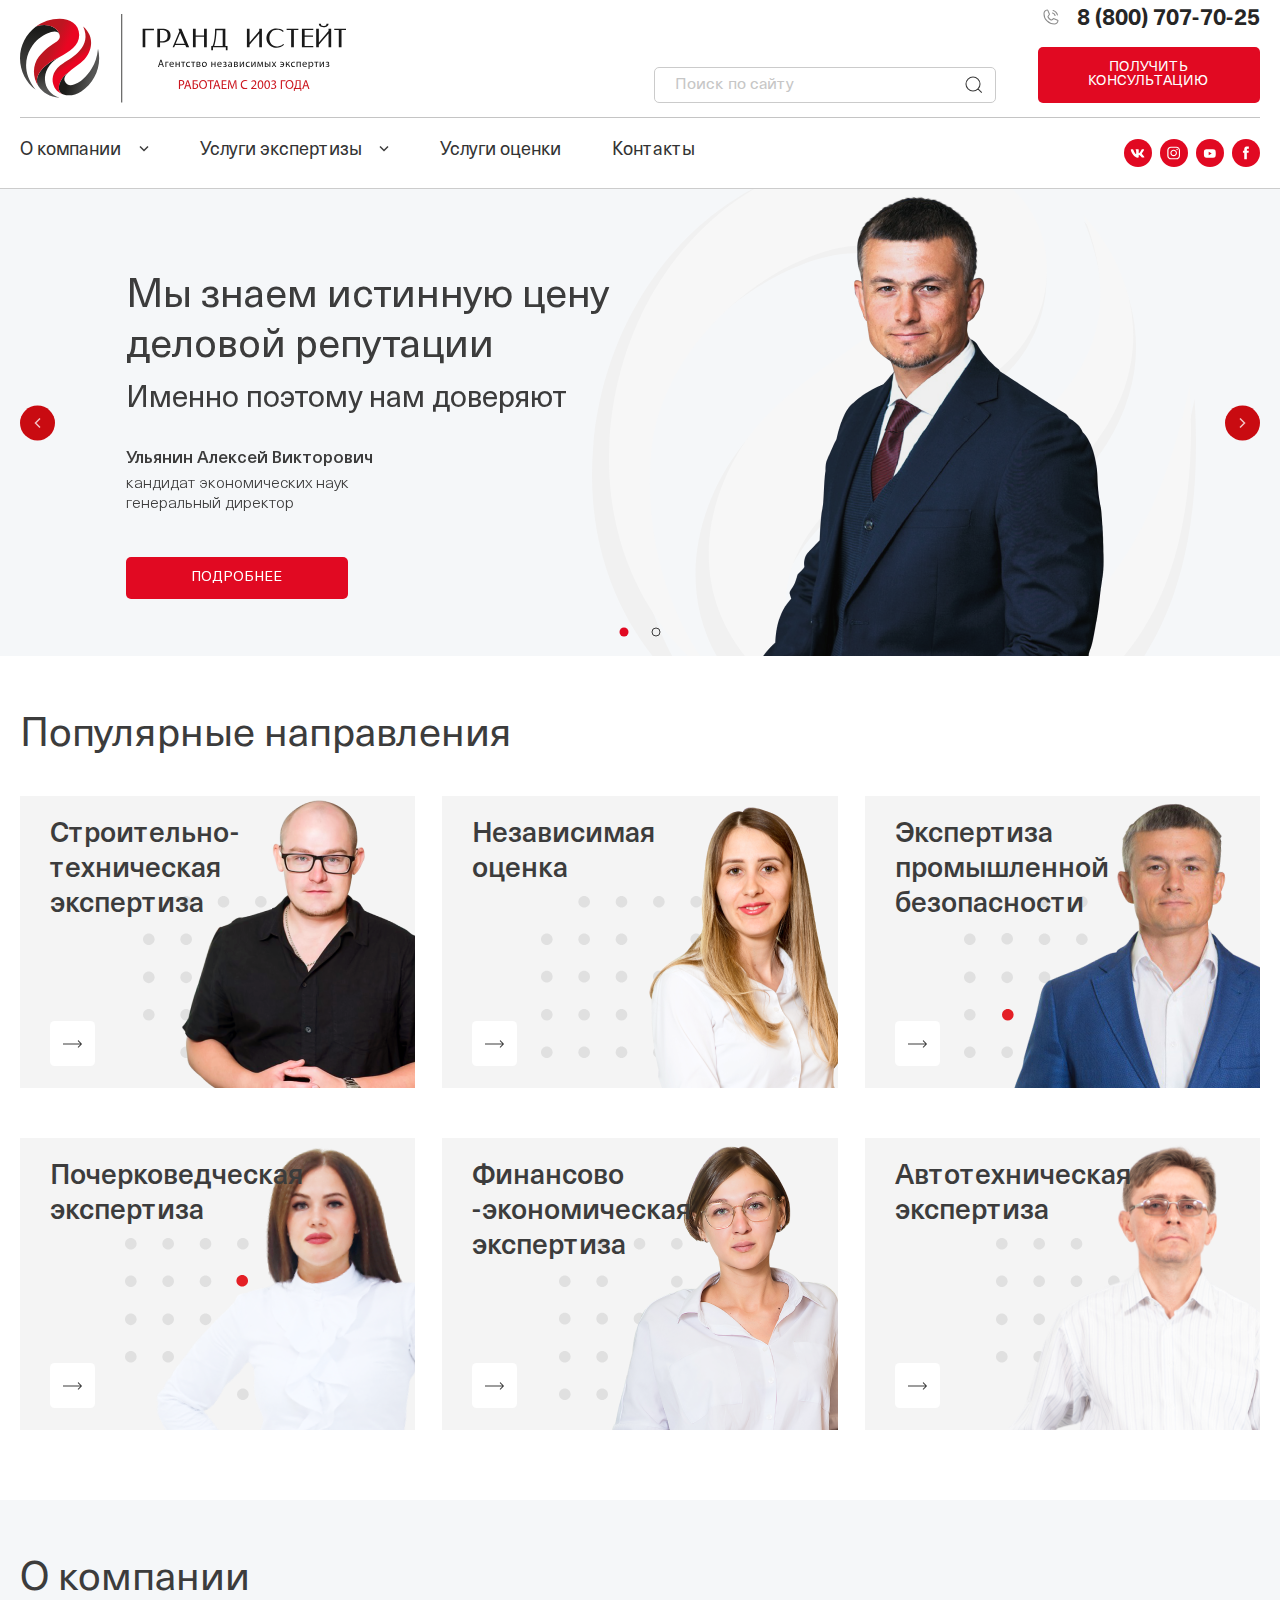
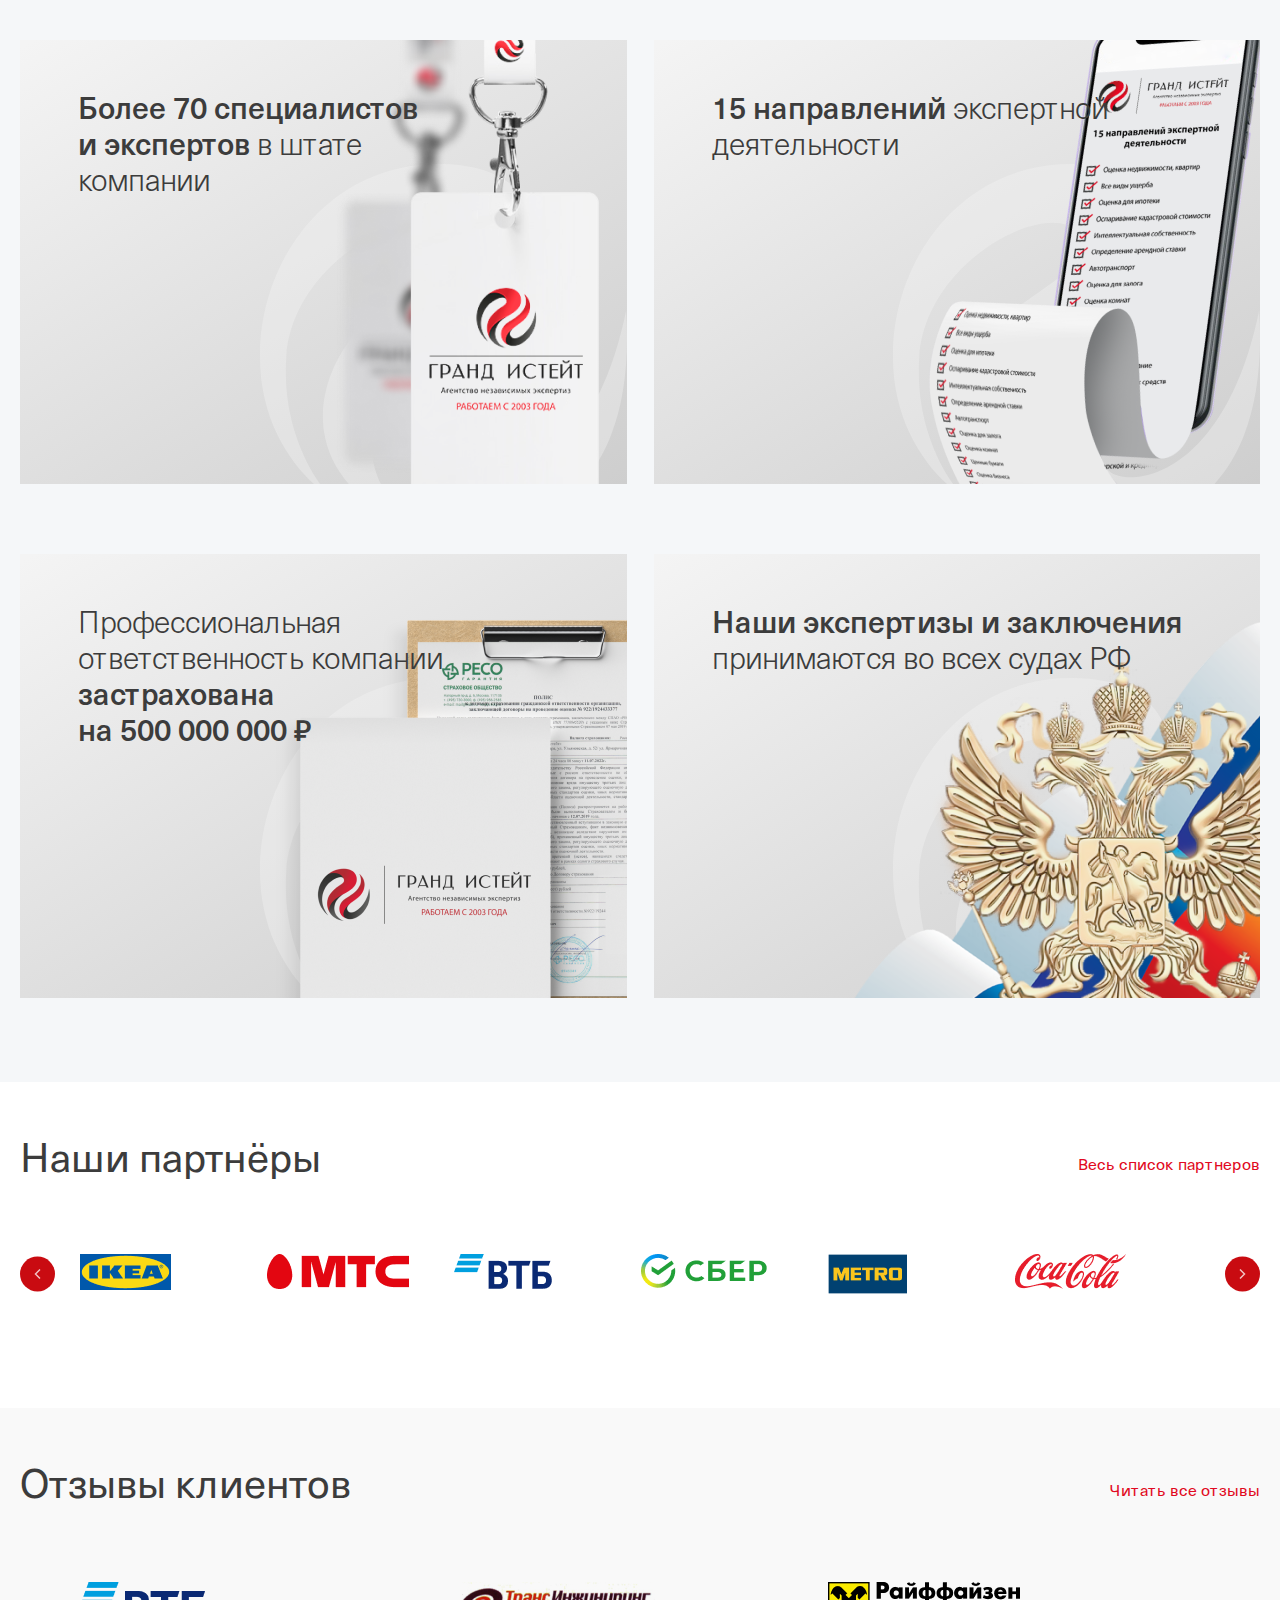
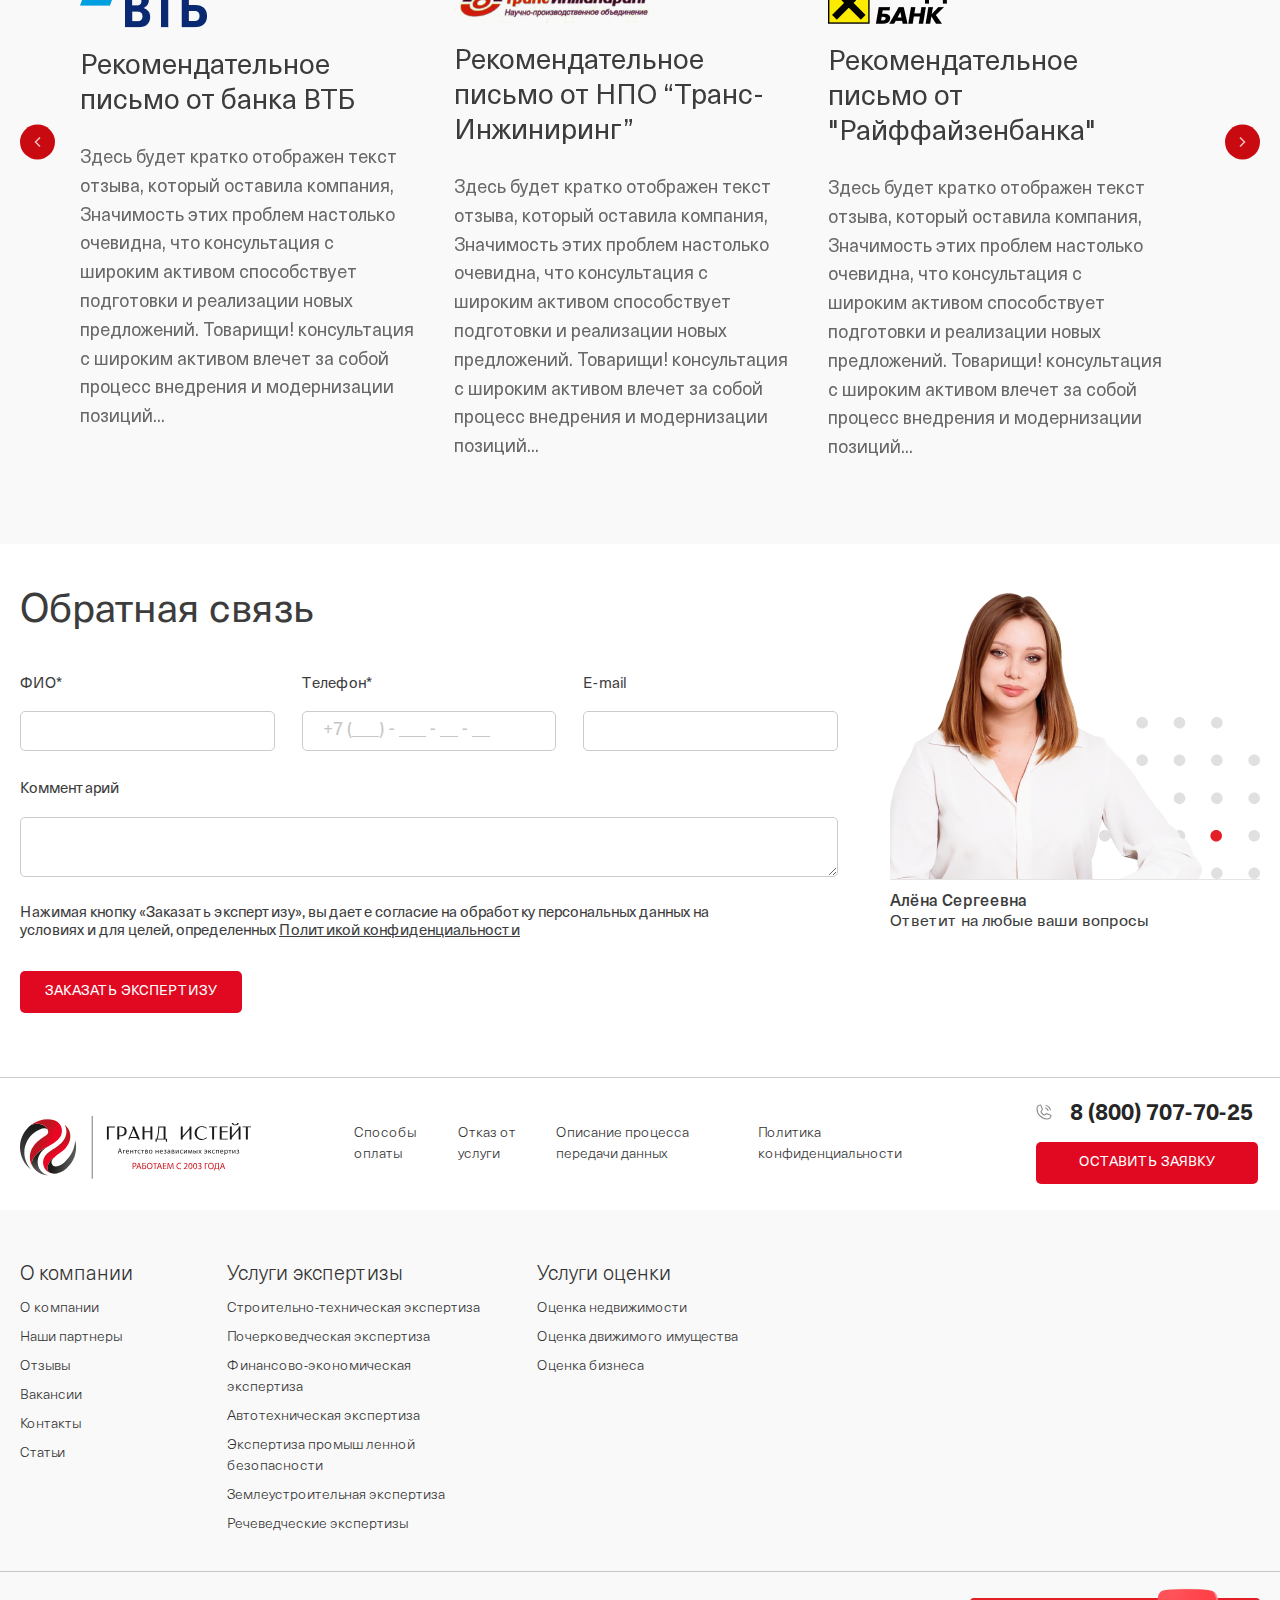
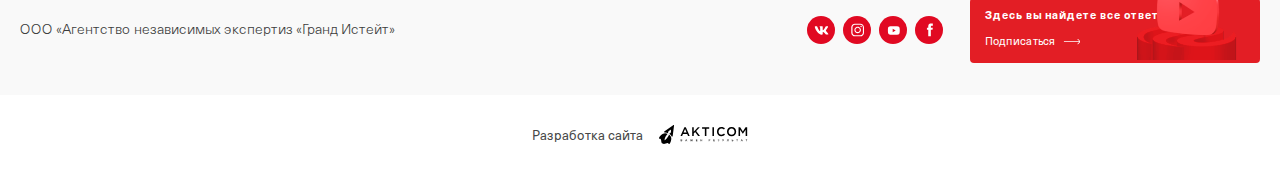
<file: index.html>
<!DOCTYPE html>
<html>
   <head>
      <meta charset="utf-8">
      <title>Home</title>
      <meta name="description" content="">
      <link rel="shortcut icon" href="img/favicon/favicon.ico" type="image/x-icon">
      <meta http-equiv="X-UA-Compatible" content="IE=edge">
      <meta name="viewport" content="width=device-width, initial-scale=1, maximum-scale=1">
      <!-- style -->
      <link rel="stylesheet" href="libs/bootstrap/bootstrap.min.css">
      <link rel="stylesheet" href="libs/slick/slick.css"/>
      <link rel="stylesheet" href="libs/slick/slick-theme.css"/>
      <link rel="stylesheet" href="libs/fancybox/jquery.fancybox.min.css">
      <link rel="stylesheet" href="libs/jquery/jquery-ui/jquery-ui.min.css"/>
      <link rel="stylesheet" href="libs/jquery/jquery-ui/jquery-ui.theme.min.css"/>
      <link rel="stylesheet" href="css/common.css">
    </head>
    <body class="home">
      <div class="wrapper">
        <header class="header">
          <div class="container">
            <div class="header__top">
              <div class="row -header-row">
              <div class="col-7 col-sm-6 col-md-4 col-xl-6 -header-logo-col">
                <div class="header__logo">
                    <a href="/" class="logo"><img src="i/logo.svg" alt=""></a>
                </div>
              </div>
              <div class="col-5 col-sm-6 col-md-8 col-xl-6 -header-contacts-col">
                <div class="header__info">
                  <div class="row -header-info-row">
                    <div class="col-md-7 -header-search-col">
                      <div class="header__search">
                        <form class="form-search">
                          <input class="form-search__input form-control" type="search" placeholder="Поиск по сайту" aria-label="Search">
                          <button class="btn btn-search" type="submit"></button>
                        </form>
                      </div>
                    </div>
                    <div class="col-md-5">
                      <div class="header__contacts">
                        <a href="tel:88007077025" class="header__phone -neu-b -fs-22">8 (800) 707-70-25</a>
                        <a href="#" class="btn btn-primary js-callback -fs-14">получить консультацию</a>
                      </div>
                    </div>
                  </div>
                </div>
                <div class="header__mobil">
                  <a href="tel:88007077025" class="m-phone"></a>
                  <a href="#" class="m-search"></a>
                  <a href="#hmenu" class="m-toggle"></a>
                </div> 
              </div>
              </div>
            </div>
            <div class="header__nav">
              <div class="row -header-nav-row">
                <div class="col-lg-10 -header-menu-col">
                  <nav class="header__menu menu navbar navbar-expand-md">
                    <a href="#hmenu" class="menu__toggle"></a>
                    <div class="collapse navbar-collapse" id="hmenu">
                      <div class="menu__close d-none"></div>
                      <div class="mobil-logo d-none">
                        <img src="i/logo.svg" alt="">
                      </div>
                      <ul class="navbar-nav -header-navbar">
                        <li class="nav-item dropdown">
                          <a href="#" class="nav-link dropdown-toggle">О компании</a>
                          <ul class="dropdown-menu">
                            <li class="dropdown-item">
                              <a class="dropdown-link" href="#">Наши цели</a>
                            </li>
                            <li class="dropdown-item">
                              <a class="dropdown-link" href="#">Наши клиенты</a>
                            </li>
                            <li class="dropdown-item">
                              <a class="dropdown-link" href="#">Отзывы</a>
                            </li>
                            <li class="dropdown-item">
                              <a class="dropdown-link" href="#">Наши партнеры</a>
                            </li>
                          </ul>
                        </li>
                        <li class="nav-item dropdown">
                          <a href="#" class="nav-link dropdown-toggle">Услуги экспертизы</a>
                          <ul class="dropdown-menu">
                            <li class="dropdown-item">
                              <a class="dropdown-link" href="#">Строительно-техническая экспертиза</a>
                            </li>
                            <li class="dropdown-item">
                              <a class="dropdown-link" href="#">Землеустроительная экспертиза</a>
                            </li>
                            <li class="dropdown-item">
                              <a class="dropdown-link" href="#">Почерковедческая экспертиза</a>
                            </li>
                            <li class="dropdown-item dropdown">
                              <a class="dropdown-link dropdown-toggle" href="#">Автотехническая экспертиза</a>
                              <ul class="dropdown-menu dropdown-menu-second">
                                <li class="dropdown-item">
                                  <a class="dropdown-link" href="#">Оценка стоимости восстановительного ремонта</a>
                                </li>
                                <li class="dropdown-item">
                                  <a class="dropdown-link" href="#">Оценка годных остатков</a>
                                </li>
                                <li class="dropdown-item">
                                  <a class="dropdown-link" href="#">Оценка технического состояния для списания</a>
                                </li>
                                <li class="dropdown-item">
                                  <a class="dropdown-link" href="#">Оценка утраты товарной стоимости – УТС</a>
                                </li>
                                <li class="dropdown-item">
                                  <a class="dropdown-link" href="#">Экспертиза качества кузовного ремонта</a>
                                </li>
                                <li class="dropdown-item">
                                  <a class="dropdown-link" href="#">Экспертиза двигателя</a>
                                </li>
                                <li class="dropdown-item">
                                  <a class="dropdown-link" href="#">Транспортно-трасологическая экспертиза</a>
                                </li>
                                <li class="dropdown-item">
                                  <a class="dropdown-link" href="#">Исследование обстоятельств ДТП</a>
                                </li>
                                <li class="dropdown-item">
                                  <a class="dropdown-link" href="#">Установление наличия дефектов (неисправностей) ТС</a>
                                </li>
                              </ul>
                            </li>
                            <li class="dropdown-item">
                              <a class="dropdown-link" href="#">Товароведческая экспертиза</a>
                            </li>
                            <li class="dropdown-item">
                              <a class="dropdown-link" href="#">Речеведческая экспертиза</a>
                            </li>
                          </ul>
                        </li>
                        <li class="nav-item">
                          <a href="#" class="nav-link">Услуги оценки</a>
                        </li>
                        <li class="nav-item">
                          <a href="#" class="nav-link">Контакты</a>
                        </li>
                        
                      </ul>
                      <div class="mobil-info">
                        <div class="row -mobil-info-row">
                          <div class="col-12">
                            <a href="tel:88007077025" class="header__phone -neu-b -fs-14">8 (800) 707-70-25</a>
                          </div>
                          <div class="col-12">
                            <a href="#" class="btn btn-primary js-callback -fs-12">оставить заявку</a>
                          </div>
                        </div>
                        <div class="m-social">
                          <a href="#" class="social-link -vk"></a>
                          <a href="#" class="social-link -inst"></a>
                          <a href="#" class="social-link -yt"></a>
                          <a href="#" class="social-link -fb"></a>
                        </div>
                       
                          <ul class="m-navbar -fs-12 -neu-l">
                            <li class="nav-item">
                              <a href="#" class="nav-link">Способы оплаты</a>
                            </li>
                            <li class="nav-item">
                              <a href="#" class="nav-link">Отказ от услуги</a>
                            </li>
                            <li class="nav-item">
                              <a href="#" class="nav-link">Описание процесса передачи данных</a>
                            </li>
                            <li class="nav-item">
                              <a href="#" class="nav-link">Политика конфиденциальности</a>
                            </li>
                          </ul>
                        
                      </div>
                    </div>
                </nav>
                </div>
                <div class="col-lg-2">
                  <div class="header__social">
                    <a href="#" class="social-link -vk"></a>
                    <a href="#" class="social-link -inst"></a>
                    <a href="#" class="social-link -yt"></a>
                    <a href="#" class="social-link -fb"></a>
                  </div>
                </div>
              </div>
            </div>
          </div>
        </header>
        <main class="main">
          <div class="section main-slider -bg-gray p-0">
              <div class="container">
                <div class="main-slider__wrap">
                  <div class="main-slider__item">
                    <div class="row -main-slider-row">
                      <div class="col-sm-6 col-md-8 col-lg-6 offset-lg-1 -slide-info-col">
                        <div class="main-slider__info">
                          <div class="slide-title -fs-40">Мы знаем истинную цену деловой репутации</div>
                          <div class="slide-subtitle -fs-30">Именно поэтому нам доверяют</div>
                          <div class="slide-text -fs-16 -neu-l min-text m-hidden">
                            <p><span class="name -neu-m -fs-17">Ульянин Алексей Викторович</span>
                            кандидат экономических наук генеральный директор</p>
                          </div>
                          <a href="#" class="btn btn-primary m-hidden">Подробнее</a>
                        </div>
                      </div>
                      <div class="col-md-4 col-lg-5 -slide-img-col">
                        <div class="main-slider__img">
                          <img src="i/slide1.png" alt="">
                        </div>
                        <div class="slide-text -fs-16 -neu-l min-text d-hidden">
                          <p><span class="name -neu-m -fs-17">Ульянин Алексей Викторович</span>
                          кандидат экономических наук генеральный директор</p>
                        </div>
                        <a href="#" class="btn btn-primary d-hidden">Подробнее</a>
                      </div>
                    </div>
                  </div>
                  <div class="main-slider__item">
                    <div class="row -main-slider-row">
                      <div class="col-sm-6 col-md-8 col-lg-6 offset-lg-1 -slide-info-col">
                        <div class="main-slider__info">
                          <div class="slide-title -fs-40">Мы знаем истинную цену деловой репутации</div>
                          <div class="slide-subtitle -fs-30">Именно поэтому нам доверяют</div>
                          <div class="slide-text -fs-16 -neu-l min-text m-hidden">
                            <p><span class="name -neu-m -fs-17">Ульянин Алексей Викторович</span>
                            кандидат экономических наук генеральный директор</p>
                          </div>
                          <a href="#" class="btn btn-primary m-hidden">Подробнее</a>
                        </div>
                      </div>
                      <div class="col-md-4 col-lg-5 -slide-img-col">
                        <div class="main-slider__img">
                          <img src="i/slide1.png" alt="">
                        </div>
                        <div class="slide-text -fs-16 -neu-l min-text d-hidden">
                          <p><span class="name -neu-m -fs-17">Ульянин Алексей Викторович</span>
                          кандидат экономических наук генеральный директор</p>
                        </div>
                        <a href="#" class="btn btn-primary d-hidden">Подробнее</a>
                      </div>
                    </div>
                  </div>
                </div>
              </div>
          </div>
          <div class="section servises">
            <div class="container">
              <div class="section__title -fs-40">Популярные направления</div>
              <div class="row -servises-row">
                <div class="col-lg-4 col-md-6 col-sm-6 -servises-col">
                  <a href="#" class="servises__item">
                    <span class="servises__title -fs-28 -neu-m">Строительно-техническая экспертиза</span>
                    <span class="servises__img"><img src="i/serv01.png" alt=""></span>  
                    <span class="servises__btn btn btn-arrow"></span>
                  </a>
                </div>
                <div class="col-lg-4 col-md-6 col-sm-6 -servises-col">
                  <a href="#" class="servises__item">
                    <span class="servises__title -fs-28 -neu-m">Независимая оценка</span>
                    <span class="servises__img"><img src="i/serv02.png" alt=""></span>  
                    <span class="servises__btn btn btn-arrow"></span>
                  </a>
                </div>
                <div class="col-lg-4 col-md-6 col-sm-6 -servises-col">
                  <a href="#" class="servises__item">
                    <span class="servises__title -fs-28 -neu-m">Экспертиза промышленной безопасности</span>
                    <span class="servises__img"><img src="i/serv03.png" alt=""></span>  
                    <span class="servises__btn btn btn-arrow"></span>
                  </a>
                </div>
                <div class="col-lg-4 col-md-6 col-sm-6 -servises-col">
                  <a href="#" class="servises__item">
                    <span class="servises__title -fs-28 -neu-m">Почерковедческая экспертиза</span>
                    <span class="servises__img"><img src="i/serv04.png" alt=""></span>  
                    <span class="servises__btn btn btn-arrow"></span>
                  </a>
                </div>
                <div class="col-lg-4 col-md-6 col-sm-6 -servises-col">
                  <a href="#" class="servises__item">
                    <span class="servises__title -fs-28 -neu-m">Финансово
                      -экономическая
                      экспертиза</span>
                    <span class="servises__img"><img src="i/serv05.png" alt=""></span>  
                    <span class="servises__btn btn btn-arrow"></span>
                  </a>
                </div>
                <div class="col-lg-4 col-md-6 col-sm-6 -servises-col">
                  <a href="#" class="servises__item">
                    <span class="servises__title -fs-28 -neu-m">Aвтотехническая
                      экспертиза</span>
                    <span class="servises__img"><img src="i/serv06.png" alt=""></span>  
                    <span class="servises__btn btn btn-arrow"></span>
                  </a>
                </div>
              </div>
            </div>
          </div>
          <div class="section about -bg-gray">
            <div class="container">
              <div class="section__title -fs-40">О компании</div>
              <div class="row -about-row">
                <div class="col-sm-6 -about-col">
                    <div class="about__item">
                      <div class="about__text -fs-30 -neu-l"><span class="-neu-m">Более 70 специалистов<br> и экспертов</span> в штате<br> компании</div>
                      <div class="about__img"><img src="i/about01.png" alt=""></div>
                    </div>
                </div>
                <div class="col-sm-6 -about-col">
                  <div class="about__item">
                    <div class="about__text -fs-30 -neu-l"><span class="-neu-m">15 направлений</span> экспертной<br> деятельности</div>
                    <div class="about__img"><img src="i/about02.png" alt=""></div>
                  </div>
                </div>
                <div class="col-sm-6 -about-col">
                  <div class="about__item">
                    <div class="about__text -fs-30 -neu-l">Профессиональная<br> ответственность компании <br><span class="-neu-m">застрахована <br>на 500 000 000 ₽</span></div>
                    <div class="about__img"><img src="i/about03.png" alt=""></div>
                  </div>
                </div>
                <div class="col-sm-6 -about-col">
                  <div class="about__item">
                    <div class="about__text -fs-30 -neu-l"><span class="-neu-m">Наши экспертизы и заключения</span><br> принимаются во всех судах РФ</div>
                    <div class="about__img"><img src="i/about04.png" alt=""></div>
                  </div>
                </div>
              </div>
            </div>
          </div>
          <div class="section partners">
            <div class="container">
              <div class="partners__top -title-row">
                <div class="section__title -fs-40">Наши партнёры</div>
                <a href="#" class="link-more -right -fs-16">Весь список партнеров</a>
              </div>
              <div class="partners__carousel">
                <div class="partners__item"><img src="i/partner1.png" alt=""></div>
                <div class="partners__item"><img src="i/partner2.png" alt=""></div>
                <div class="partners__item"><img src="i/partner3.png" alt=""></div>
                <div class="partners__item"><img src="i/partner4.png" alt=""></div>
                <div class="partners__item"><img src="i/partner5.png" alt=""></div>
                <div class="partners__item"><img src="i/partner6.png" alt=""></div>
                <div class="partners__item"><img src="i/partner1.png" alt=""></div>
              </div>
            </div>
          </div>
          <div class="section review -bg-light-gray">
            <div class="container">
              <div class="review__top -title-row">
                <div class="section__title -fs-40">Отзывы клиентов</div>
                <a href="#" class="link-more -right -fs-16">Читать все отзывы</a>
              </div>
              <div class="review__carousel">
                <div class="review__item">
                  <div class="review__img"><img src="i/review01.png" alt=""></div>
                  <div class="review__title -fs-28">Рекомендательное письмо от банка ВТБ</div>
                  <div class="review__text">
                    <p>Здесь будет кратко отображен текст отзыва, который оставила компания, Значимость этих проблем настолько очевидна, что консультация с широким активом способствует подготовки и реализации новых предложений. Товарищи! консультация с широким активом влечет за собой процесс внедрения и модернизации позиций...</p>
                  </div>
                </div>
                <div class="review__item">
                  <div class="review__img"><img src="i/review02.png" alt=""></div>
                  <div class="review__title -fs-28">Рекомендательное письмо от НПО “Транс-Инжиниринг”</div>
                  <div class="review__text">
                    <p>Здесь будет кратко отображен текст отзыва, который оставила компания, Значимость этих проблем настолько очевидна, что консультация с широким активом способствует подготовки и реализации новых предложений. Товарищи! консультация с широким активом влечет за собой процесс внедрения и модернизации позиций...</p>
                  </div>
                </div>
                <div class="review__item">
                  <div class="review__img"><img src="i/review03.png" alt=""></div>
                  <div class="review__title -fs-28">Рекомендательное письмо от "Райффайзенбанка"</div>
                  <div class="review__text">
                    <p>Здесь будет кратко отображен текст отзыва, который оставила компания, Значимость этих проблем настолько очевидна, что консультация с широким активом способствует подготовки и реализации новых предложений. Товарищи! консультация с широким активом влечет за собой процесс внедрения и модернизации позиций...</p>
                  </div>
                </div>
                <div class="review__item">
                  <div class="review__img"><img src="i/review01.png" alt=""></div>
                  <div class="review__title -fs-28">Рекомендательное письмо от НПО “Транс-Инжиниринг”</div>
                  <div class="review__text">
                    <p>Здесь будет кратко отображен текст отзыва, который оставила компания, Значимость этих проблем настолько очевидна, что консультация с широким активом способствует подготовки и реализации новых предложений. Товарищи! консультация с широким активом влечет за собой процесс внедрения и модернизации позиций...</p>
                  </div>
                </div>
              </div>
            </div>
          </div>
          <div class="section feedback">
            <div class="container">
              <div class="row -feedback-row">
                <div class="col-md-6 col-lg-8">
                  <div class="section__title -fs-40">Обратная связь</div>
                  <div class="feedback__form -fs-15">
                    <form class="form">
                      <div class="form-group -form-row row">
                        <div class="col-lg-4 -form-col">
                          <label for="i-name">ФИО*</label>
                          <input type="text" name="name" class="form-control" id="i-name" placeholder="">
                        </div>
                        <div class="col-lg-4 -form-col">
                          <label for="i-phone">Телефон*</label>
                          <input type="text" name="phone" class="form-control -mask" id="i-phone" placeholder="+7 (___) - ___ - __ - __">
                        </div>
                        <div class="col-lg-4 -form-col">
                          <label for="i-email">E-mail</label>
                          <input type="email" name="email" class="form-control" id="i-email" placeholder="">
                        </div>
                      </div>
                      <div class="form-group">
                        <label for="comment">Комментарий</label>
                        <textarea class="form-control" name="comment" id="comment" rows="2"></textarea>
                      </div>
                      <div class="policy">
                        <p>Нажимая кнопку «Заказать экспертизу», вы даете согласие на обработку персональных данных на условиях и для целей, определенных <a href="#">Политикой конфиденциальности</a></p>
                      </div>
                      <button class="btn btn-primary" type="submit">заказать экспертизу</button>
                    </form>
                  </div>
                </div>
                <div class="col-md-6 col-lg-4 -feedback-manager-col">
                  <div class="feedback__manager -fs-16">
                    <div class="manager-img"><img src="i/manager.png" alt=""></div>
                    <div class="manager-name -neu-m">Алёна Сергеевна</div>
                    <div class="manager-text">Ответит на любые ваши вопросы</div>
                  </div>
                </div>
              </div>
            </div>
          </div>
        </main>
        <footer class="footer">
          <div class="footer__top">
            <div class="container">
              <div class="-footer-row">
                <div class="footer__logo">
                  <img src="i/f-logo.svg" alt="">
                </div>
                <div class="footer__nav">
                  <ul class="footer-navbar -fs-14 -neu-l">
                    <li class="nav-item">
                      <a href="#" class="nav-link">Способы оплаты</a>
                    </li>
                    <li class="nav-item">
                      <a href="#" class="nav-link">Отказ от услуги</a>
                    </li>
                    <li class="nav-item">
                      <a href="#" class="nav-link">Описание процесса передачи данных</a>
                    </li>
                    <li class="nav-item">
                      <a href="#" class="nav-link">Политика конфиденциальности</a>
                    </li>
                  </ul>
                </div>
                <div class="footer__contacts">
                  <a href="tel:88007077025" class="footer__phone -neu-b -fs-22">8 (800) 707-70-25</a>
                  <a href="#" class="btn btn-primary js-callback -fs-14">оставить заявку</a>
                </div>
              </div>
            </div>
          </div>
          <div class="footer__center -bg-light-gray">
            <div class="container">
              <nav class="navbar navbar-expand-lg footer__menu -neu-l">
                <a href="#fmenu" class="menu__toggle"></a>
                <div class="footer-menu collapse navbar-collapse" id="fmenu">
                  <div class="row -footer-menu-row">
                    <div class="col-sm-6 col-md-6 col-lg-2">
                      <a class="nav-link footer-menu__title -fs-20" href="#">О компании</a>
                      <ul class="nav footer-menu__item -fs-14">
                          <li class="nav-item"><a class="nav-link" href="#">О компании</a></li>
                          <li class="nav-item"><a class="nav-link" href="#">Наши партнеры</a></li>
                          <li class="nav-item"><a class="nav-link" href="#">Отзывы</a></li>
                          <li class="nav-item"><a class="nav-link" href="#">Вакансии</a></li>
                          <li class="nav-item"><a class="nav-link" href="#">Контакты</a></li>
                          <li class="nav-item"><a class="nav-link" href="#">Статьи</a></li>
                      </ul>
                    </div>
                    <div class="col-sm-6 col-md-6 col-lg-3">
                      <a class="nav-link footer-menu__title -fs-20" href="#">Услуги экспертизы</a>
                      <ul class="nav footer-menu__item -fs-14">
                        <li class="nav-item">
                          <a class="nav-link" href="#">Строительно-техническая экспертиза</a>
                        </li>
                        <li class="nav-item">
                          <a class="nav-link" href="#">Почерковедческая экспертиза</a>
                        </li>
                        <li class="nav-item">
                          <a class="nav-link" href="#">Финансово-экономическая экспертиза</a>
                        </li>
                        <li class="nav-item">
                          <a class="nav-link" href="#">Автотехническая экспертиза</a>
                        </li>
                        <li class="nav-item">
                          <a class="nav-link" href="#">Экспертиза промыш ленной безопасности</a>
                        </li>
                        <li class="nav-item">
                          <a class="nav-link" href="#">Землеустроительная экспертиза</a>
                        </li>
                        <li class="nav-item">
                          <a class="nav-link" href="#">Речеведческие экспертизы</a>
                        </li>
                      </ul>
                    </div>
                    <div class="col-sm-6 col-md-6 col-lg-3">
                      <a class="nav-link footer-menu__title -fs-20" href="#">Услуги оценки</a>
                      <ul class="nav footer-menu__item -fs-14">
                        <li class="nav-item">
                          <a class="nav-link" href="#">Оценка недвижимости </a>
                        </li>
                        <li class="nav-item">
                          <a class="nav-link" href="#">Оценка движимого имущества</a>
                        </li>
                        <li class="nav-item">
                          <a class="nav-link" href="#">Оценка бизнеса</a>
                        </li>
                      </ul>
                    </div>
                  </div>
                </div>
              </nav>
            </div>
          </div>
          <div class="footer__bottom -bg-light-gray">
            <div class="container">
              <div class="row -footer-bottom-row">
                <div class="col-lg-7">
                  <div class="copy -fs-14 -neu-l">ООО «Агентство независимых экспертиз «Гранд Истейт»</div>
                </div>
                <div class="col-lg-2">
                  <div class="footer__social">
                    <a href="#" class="social-link -vk"></a>
                    <a href="#" class="social-link -inst"></a>
                    <a href="#" class="social-link -yt"></a>
                    <a href="#" class="social-link -fb"></a>
                  </div>
                </div>
                <div class="col-lg-3">
                  <div class="youtube-subscribe -fs-11">
                    <span class="youtube-subscribe__text -neu-b">Здесь вы найдете все ответы</span>
                    <a href="#" class="youtube-subscribe__link">Подписаться</a>
                  </div>
                </div>
              </div>
            </div>
          </div>
          
          <div class="footer__dev">
            <div class="container">
              <div class="dev -center">
                <span class="dev-text -fs-13">Разработка сайта </span>
                <a href="#" class="dev-logo"><img src="i/acticom.svg" alt=""></a>
              </div>
            </div>
          </div>
        </footer>
      </div>
      <script src="libs/jquery/jquery-3.4.1.min.js"></script>
      <script src="https://maps.api.2gis.ru/2.0/loader.js?pkg=full"></script>
      <script src="libs/bootstrap/bootstrap.min.js"></script>
      <script src="libs/slick/slick.min.js"></script>
      <script src="libs/jquery/jquery.maskedinput.min.js"></script>
      <script src="libs/fancybox/jquery.fancybox.min.js"></script>
      <script src="libs/jquery/jquery-ui/jquery-ui.min.js"></script>
      <script src="js/common.js"></script>
   </body>
</html>
</file>
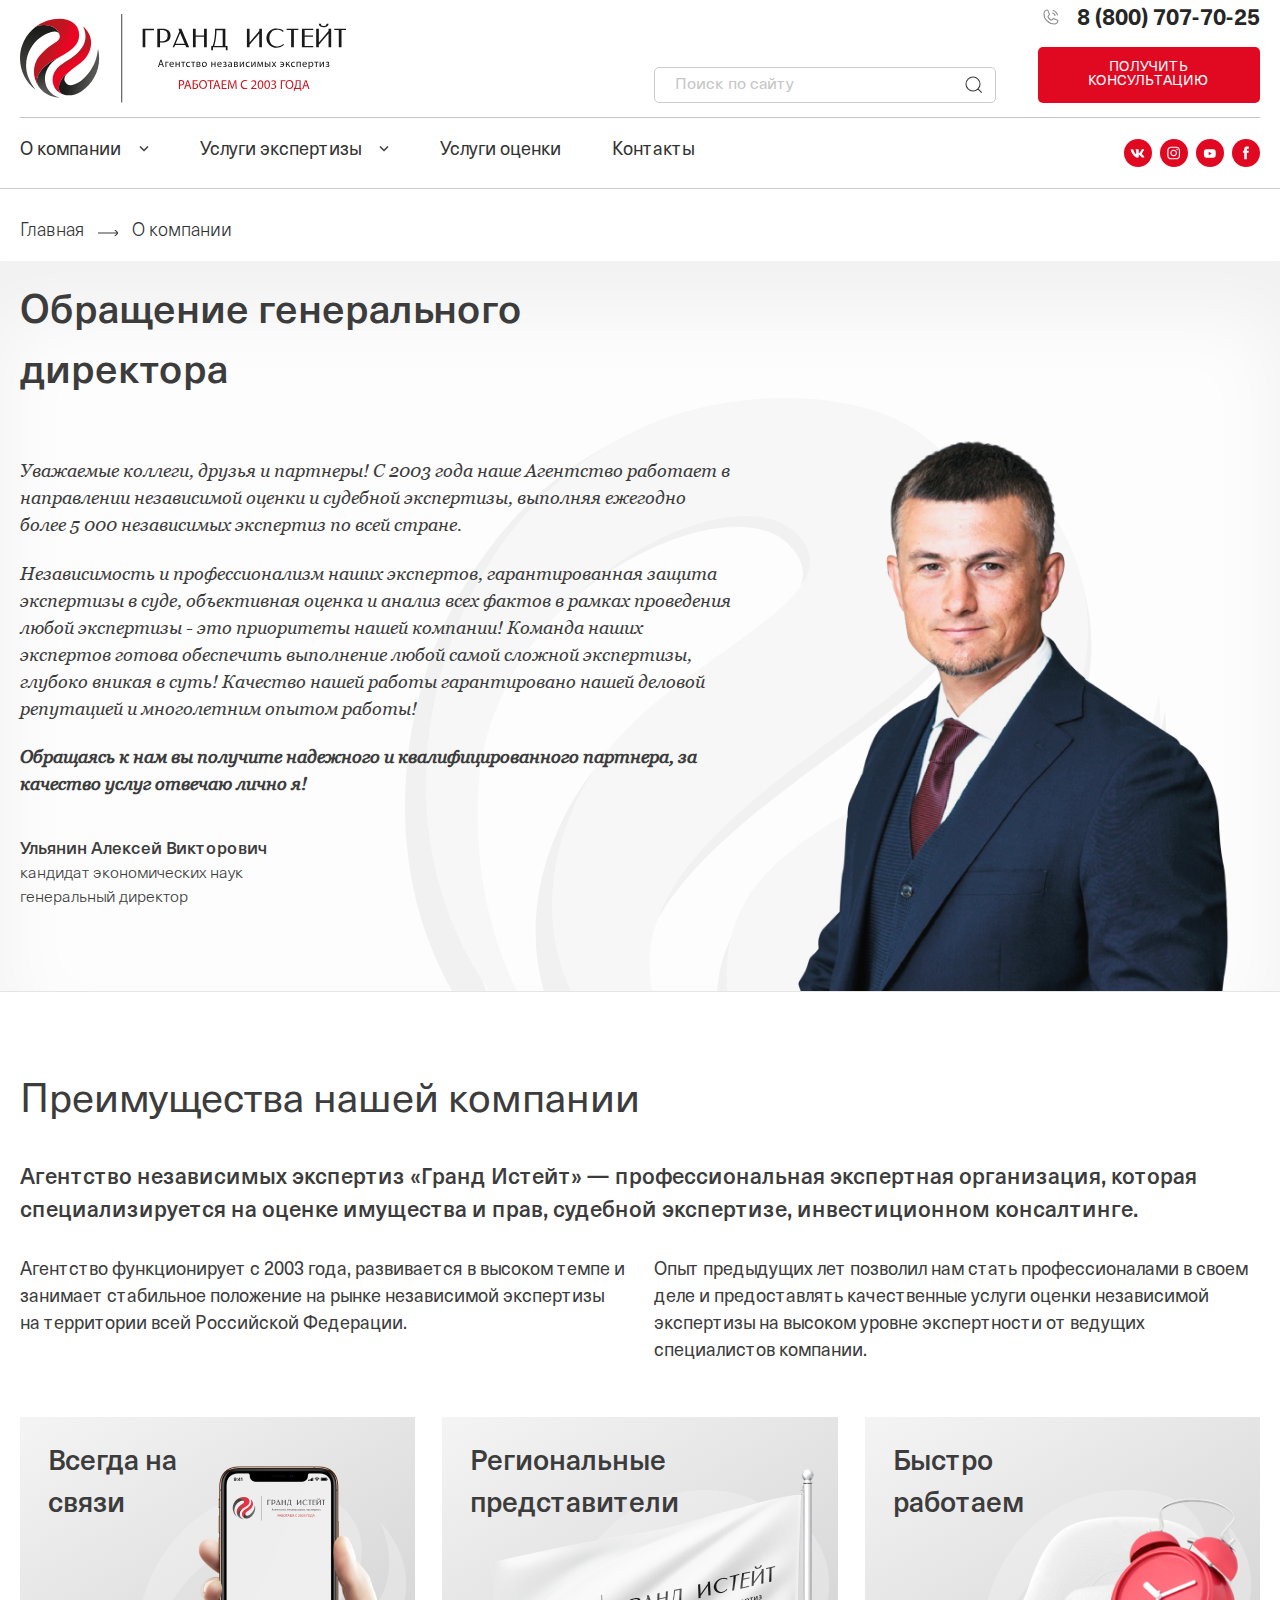
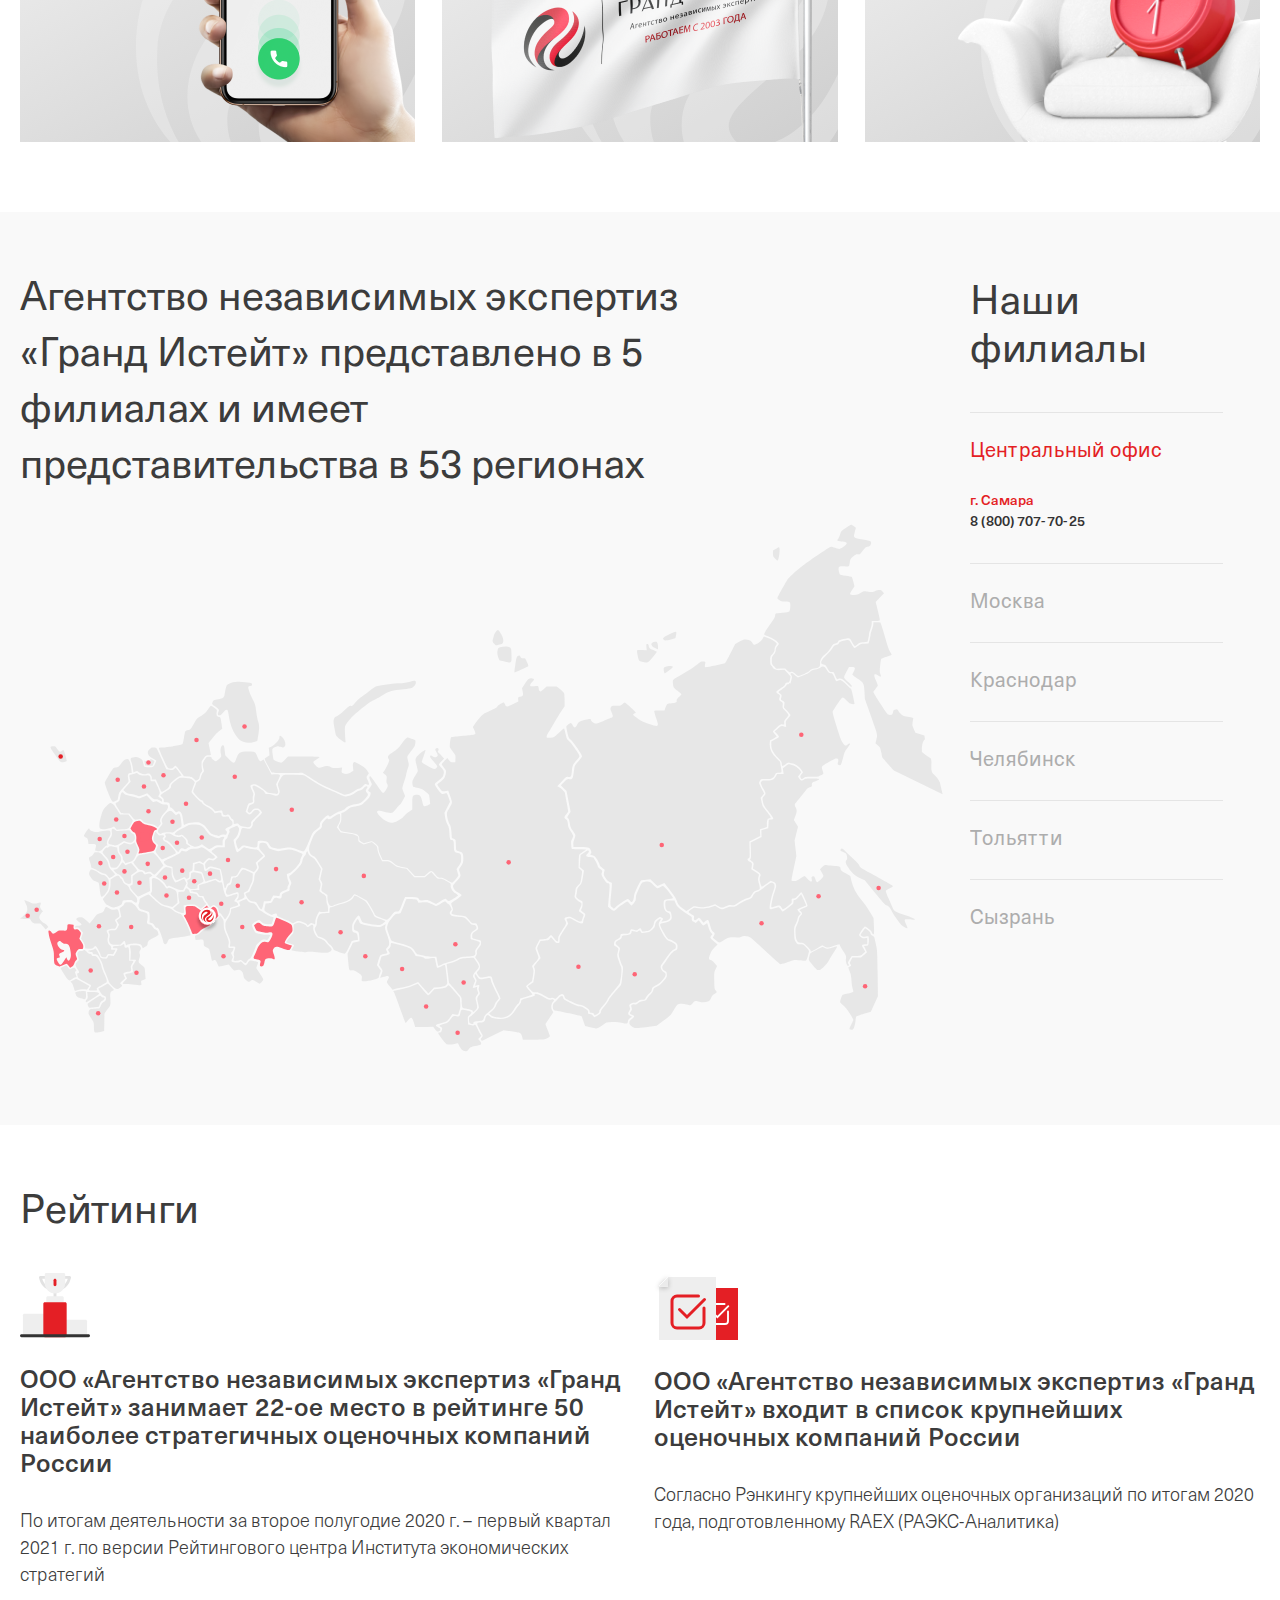
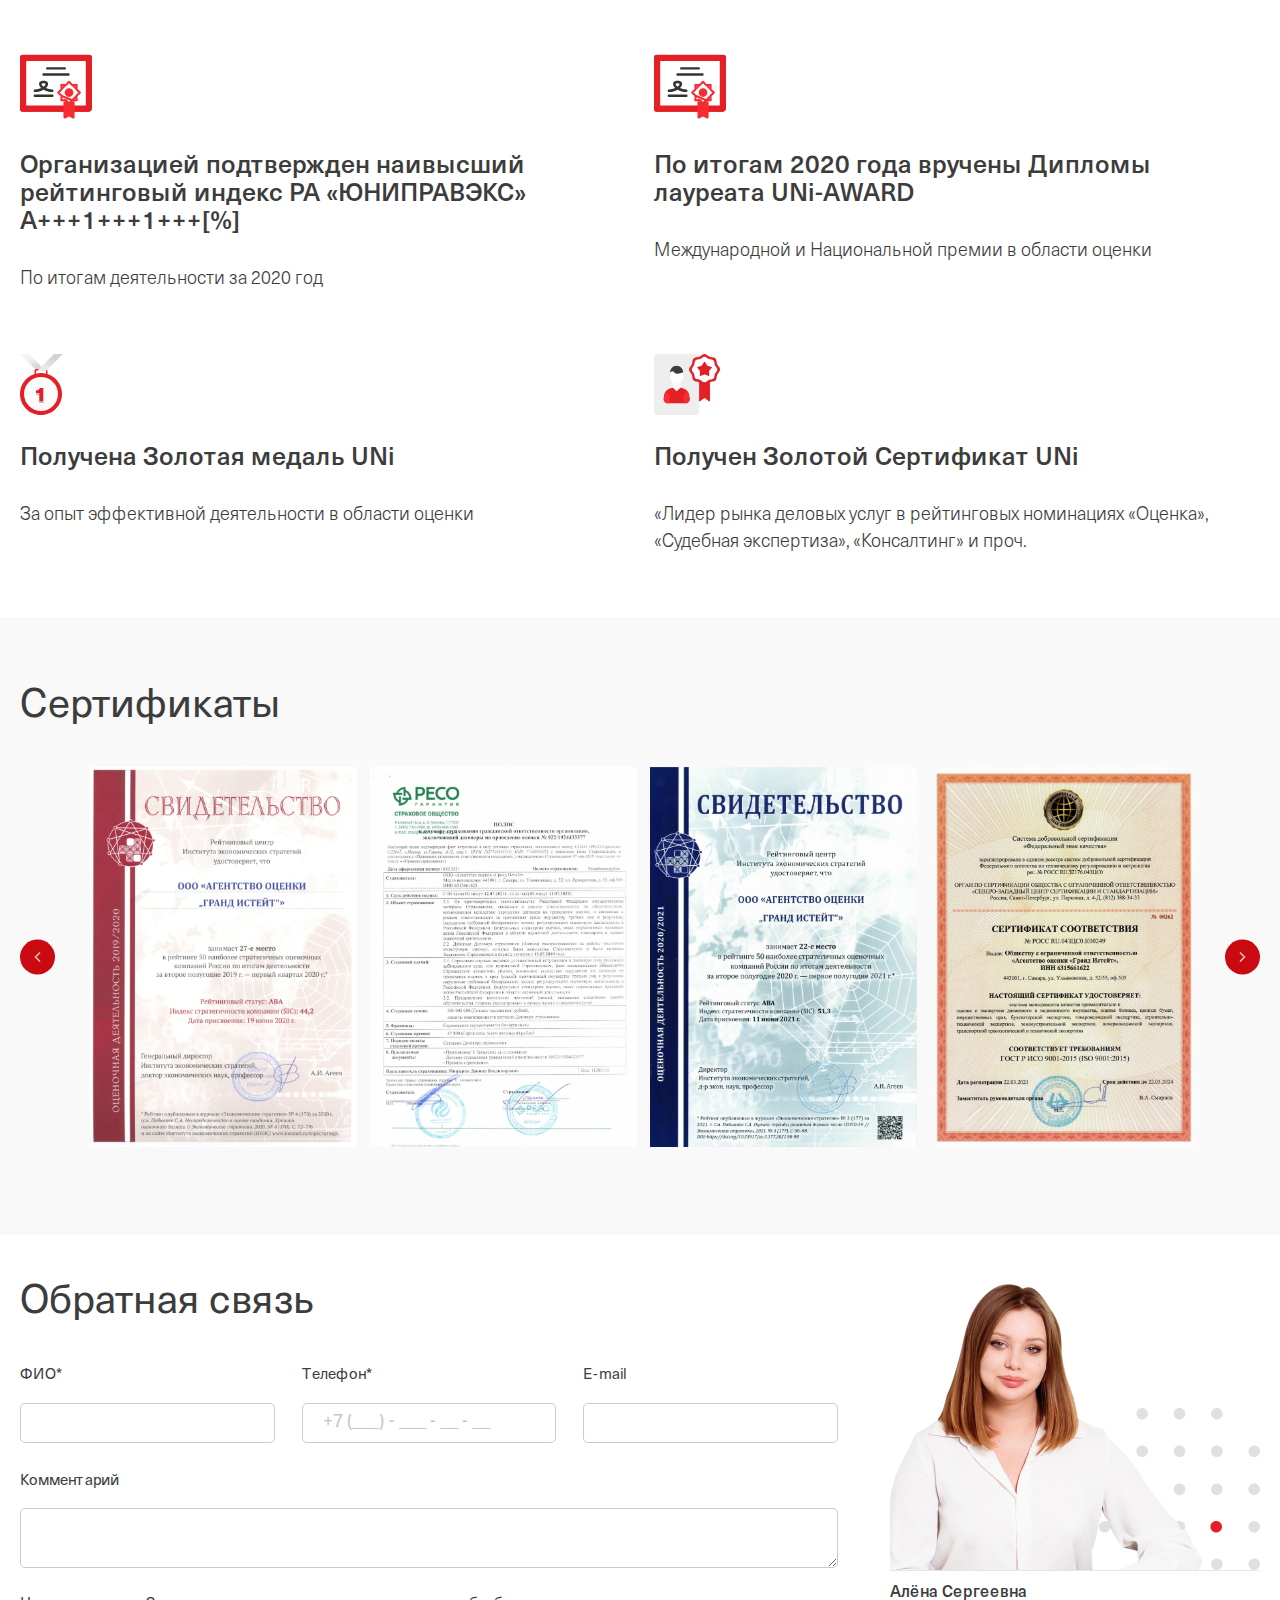
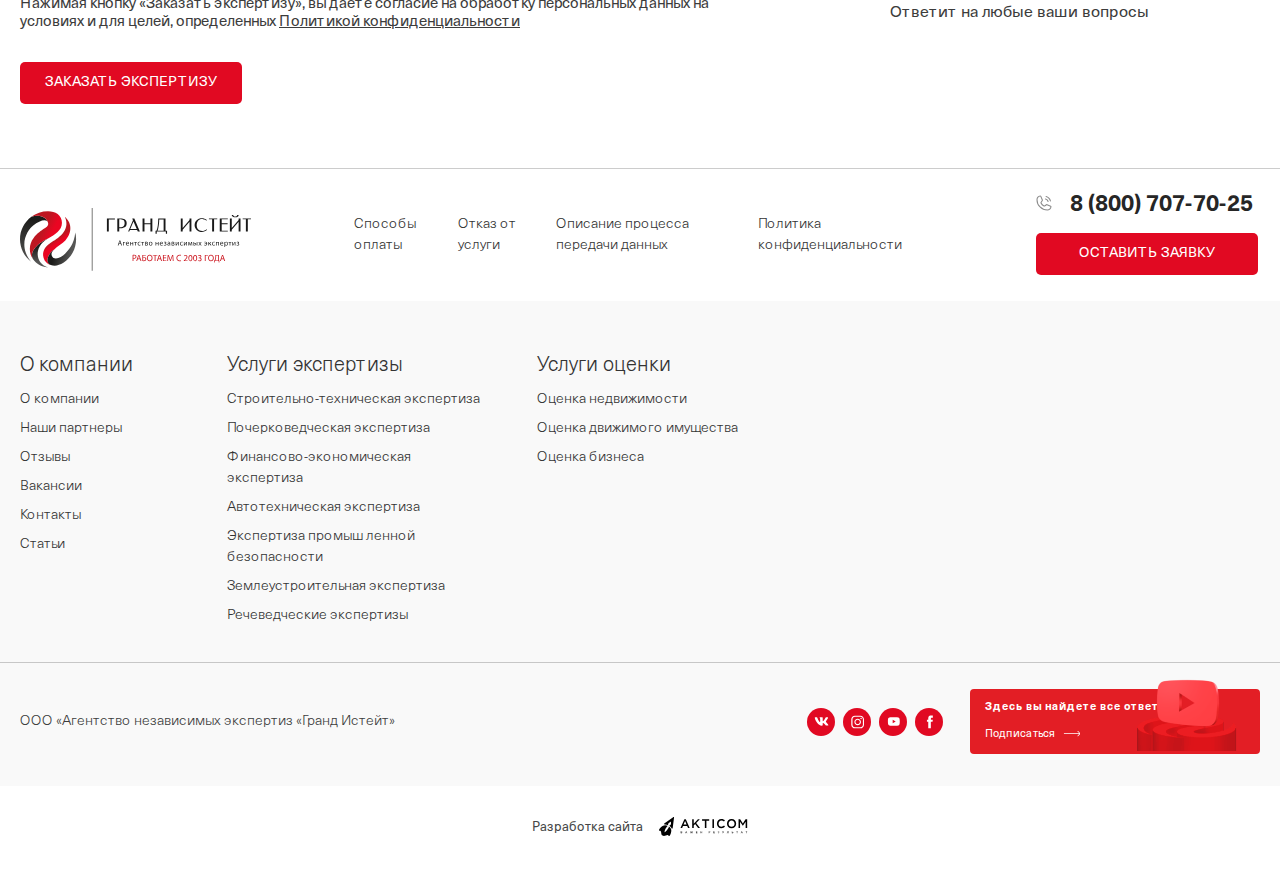
<file: about.html>
<!DOCTYPE html>
<html>
   <head>
      <meta charset="utf-8">
      <title>О компании</title>
      <meta name="description" content="">
      <link rel="shortcut icon" href="img/favicon/favicon.ico" type="image/x-icon">
      <meta http-equiv="X-UA-Compatible" content="IE=edge">
      <meta name="viewport" content="width=device-width, initial-scale=1, maximum-scale=1">
      <!-- style -->
      <link rel="stylesheet" href="libs/bootstrap/bootstrap.min.css">
      <link rel="stylesheet" href="libs/slick/slick.css"/>
      <link rel="stylesheet" href="libs/slick/slick-theme.css"/>
      <link rel="stylesheet" href="libs/fancybox/jquery.fancybox.min.css">
      <link rel="stylesheet" href="libs/jquery/jquery-ui/jquery-ui.min.css"/>
      <link rel="stylesheet" href="libs/jquery/jquery-ui/jquery-ui.theme.min.css"/>
      <link rel="stylesheet" href="libs/scrollbar/jquery.mCustomScrollbar.min.css"/>
     
      <link rel="stylesheet" href="css/common.css">
    </head>
    <body class="page">
      <div class="wrapper">
        <header class="header">
          <div class="container">
            <div class="header__top">
              <div class="row -header-row">
              <div class="col-7 col-sm-6 col-md-4 col-xl-6 -header-logo-col">
                <div class="header__logo">
                    <a href="/" class="logo"><img src="i/logo.svg" alt=""></a>
                </div>
              </div>
              <div class="col-5 col-sm-6 col-md-8 col-xl-6 -header-contacts-col">
                <div class="header__info">
                  <div class="row -header-info-row">
                    <div class="col-md-7 -header-search-col">
                      <div class="header__search">
                        <form class="form-search">
                          <input class="form-search__input form-control" type="search" placeholder="Поиск по сайту" aria-label="Search">
                          <button class="btn btn-search" type="submit"></button>
                        </form>
                      </div>
                    </div>
                    <div class="col-md-5">
                      <div class="header__contacts">
                        <a href="tel:88007077025" class="header__phone -neu-b -fs-22">8 (800) 707-70-25</a>
                        <a href="#" class="btn btn-primary js-callback -fs-14">получить консультацию</a>
                      </div>
                    </div>
                  </div>
                </div>
                <div class="header__mobil">
                  <a href="tel:88007077025" class="m-phone"></a>
                  <a href="#" class="m-search"></a>
                  <a href="#hmenu" class="m-toggle"></a>
                </div> 
              </div>
              </div>
            </div>
            <div class="header__nav">
              <div class="row -header-nav-row">
                <div class="col-lg-10 -header-menu-col">
                  <nav class="header__menu menu navbar navbar-expand-md">
                    <a href="#hmenu" class="menu__toggle"></a>
                    <div class="collapse navbar-collapse" id="hmenu">
                      <div class="menu__close d-none"></div>
                      <div class="mobil-logo d-none">
                        <img src="i/logo.svg" alt="">
                      </div>
                      <ul class="navbar-nav -header-navbar">
                        <li class="nav-item dropdown">
                          <a href="#" class="nav-link dropdown-toggle">О компании</a>
                          <ul class="dropdown-menu">
                            <li class="dropdown-item">
                              <a class="dropdown-link" href="#">Наши цели</a>
                            </li>
                            <li class="dropdown-item">
                              <a class="dropdown-link" href="#">Наши клиенты</a>
                            </li>
                            <li class="dropdown-item">
                              <a class="dropdown-link" href="#">Отзывы</a>
                            </li>
                            <li class="dropdown-item">
                              <a class="dropdown-link" href="#">Наши партнеры</a>
                            </li>
                          </ul>
                        </li>
                        <li class="nav-item dropdown">
                          <a href="#" class="nav-link dropdown-toggle">Услуги экспертизы</a>
                          <ul class="dropdown-menu">
                            <li class="dropdown-item">
                              <a class="dropdown-link" href="#">Строительно-техническая экспертиза</a>
                            </li>
                            <li class="dropdown-item">
                              <a class="dropdown-link" href="#">Землеустроительная экспертиза</a>
                            </li>
                            <li class="dropdown-item">
                              <a class="dropdown-link" href="#">Почерковедческая экспертиза</a>
                            </li>
                            <li class="dropdown-item dropdown">
                              <a class="dropdown-link dropdown-toggle" href="#">Автотехническая экспертиза</a>
                              <ul class="dropdown-menu dropdown-menu-second">
                                <li class="dropdown-item">
                                  <a class="dropdown-link" href="#">Оценка стоимости восстановительного ремонта</a>
                                </li>
                                <li class="dropdown-item">
                                  <a class="dropdown-link" href="#">Оценка годных остатков</a>
                                </li>
                                <li class="dropdown-item">
                                  <a class="dropdown-link" href="#">Оценка технического состояния для списания</a>
                                </li>
                                <li class="dropdown-item">
                                  <a class="dropdown-link" href="#">Оценка утраты товарной стоимости – УТС</a>
                                </li>
                                <li class="dropdown-item">
                                  <a class="dropdown-link" href="#">Экспертиза качества кузовного ремонта</a>
                                </li>
                                <li class="dropdown-item">
                                  <a class="dropdown-link" href="#">Экспертиза двигателя</a>
                                </li>
                                <li class="dropdown-item">
                                  <a class="dropdown-link" href="#">Транспортно-трасологическая экспертиза</a>
                                </li>
                                <li class="dropdown-item">
                                  <a class="dropdown-link" href="#">Исследование обстоятельств ДТП</a>
                                </li>
                                <li class="dropdown-item">
                                  <a class="dropdown-link" href="#">Установление наличия дефектов (неисправностей) ТС</a>
                                </li>
                              </ul>
                            </li>
                            <li class="dropdown-item">
                              <a class="dropdown-link" href="#">Товароведческая экспертиза</a>
                            </li>
                            <li class="dropdown-item">
                              <a class="dropdown-link" href="#">Речеведческая экспертиза</a>
                            </li>
                          </ul>
                        </li>
                        <li class="nav-item">
                          <a href="#" class="nav-link">Услуги оценки</a>
                        </li>
                        <li class="nav-item">
                          <a href="#" class="nav-link">Контакты</a>
                        </li>
                        
                      </ul>
                      <div class="mobil-info">
                        <div class="row -mobil-info-row">
                          <div class="col-12">
                            <a href="tel:88007077025" class="header__phone -neu-b -fs-14">8 (800) 707-70-25</a>
                          </div>
                          <div class="col-12">
                            <a href="#" class="btn btn-primary js-callback -fs-12">оставить заявку</a>
                          </div>
                        </div>
                        <div class="m-social">
                          <a href="#" class="social-link -vk"></a>
                          <a href="#" class="social-link -inst"></a>
                          <a href="#" class="social-link -yt"></a>
                          <a href="#" class="social-link -fb"></a>
                        </div>
                       
                          <ul class="m-navbar -fs-12 -neu-l">
                            <li class="nav-item">
                              <a href="#" class="nav-link">Способы оплаты</a>
                            </li>
                            <li class="nav-item">
                              <a href="#" class="nav-link">Отказ от услуги</a>
                            </li>
                            <li class="nav-item">
                              <a href="#" class="nav-link">Описание процесса передачи данных</a>
                            </li>
                            <li class="nav-item">
                              <a href="#" class="nav-link">Политика конфиденциальности</a>
                            </li>
                          </ul>
                        
                      </div>
                    </div>
                </nav>
                </div>
                <div class="col-lg-2">
                  <div class="header__social">
                    <a href="#" class="social-link -vk"></a>
                    <a href="#" class="social-link -inst"></a>
                    <a href="#" class="social-link -yt"></a>
                    <a href="#" class="social-link -fb"></a>
                  </div>
                </div>
              </div>
            </div>
          </div>
        </header>
        
        <main class="main">
          <div class="breadcrumbs">
            <div class="container">
              <nav aria-label="breadcrumb">
                <ol class="breadcrumb -neu-l">
                  <li class="breadcrumb-item"><a href="#">Главная</a></li>
                  <li class="breadcrumb-item active" aria-current="page">О компании</li>
                </ol>
              </nav>
            </div>
          </div>
          <div class="section quote -bg-cult-opacity">
            <div class="container">
              <div class="row -quote-row">
                <div class="col-lg-7 -quote-info-col">
                  <div class="quote__info">
                    <div class="quote-title -fs-40 -neu-m pb-5">Обращение генерального директора</div>
                    <div class="quote-text -fs-18 -geo-i">
                      <p>Уважаемые коллеги, друзья и партнеры! С 2003 года наше Агентство работает в направлении независимой оценки и судебной экспертизы, выполняя ежегодно более 5 000 независимых экспертиз по всей стране.</p>
                      <p>Независимость и профессионализм наших экспертов, гарантированная защита экспертизы в суде, объективная оценка и анализ всех фактов в рамках проведения любой экспертизы - это приоритеты нашей компании! Команда наших экспертов готова обеспечить выполнение любой самой сложной экспертизы, глубоко вникая в суть! Качество нашей работы гарантировано нашей деловой репутацией и многолетним опытом работы!</p>
                      <p><b>Обращаясь к нам вы получите надежного и квалифицированного партнера, за качество услуг отвечаю лично я!</b></p>
                    </div>
                    <div class="quote-autor -fs-16 -neu-l min-text m-hidden">
                      <p><span class="name -neu-m -fs-17">Ульянин Алексей Викторович</span>
                      кандидат экономических наук генеральный директор</p>
                    </div>
                  </div>
                </div>
                <div class="col-lg-5 -quote-img-col">
                  <div class="quote__img">
                    <img src="i/quote-autor.png" alt="">
                  </div>
                  <div class="quote-autor -fs-16 -neu-l min-text d-hidden">
                    <p><span class="name -neu-m -fs-17">Ульянин Алексей Викторович</span>
                    кандидат экономических наук генеральный директор</p>
                  </div>
                </div>
              </div>
            </div>
          </div> 
          <div class="section benefits">
            <div class="container">
              <div class="section__title -fs-40">Преимущества нашей компании</div>
              <div class="benefits__text">
                <p class="-neu-m -fs-22">Агентство независимых экспертиз «Гранд Истейт» — профессиональная экспертная организация, которая специализируется на оценке имущества и прав, судебной экспертизе, инвестиционном консалтинге.</p>
                <div class="row">
                  <div class="col-md-6">
                    <p>Агентство функционирует с 2003 года, развивается в высоком темпе и занимает стабильное положение на рынке независимой экспертизы на территории всей Российской Федерации. </p>
                  </div>
                  <div class="col-md-6">
                    <p>Опыт предыдущих лет позволил нам стать профессионалами в своем деле 
                      и предоставлять качественные услуги оценки независимой экспертизы на высоком уровне экспертности от ведущих специалистов компании.</p>
                  </div>
                </div>
              </div>
              <div class="row -benefits-row">
                <div class="col-lg-4 col-md-6 col-sm-6 -benefits-col">
                  <div class="benefits__item">
                    <span class="benefits__title -fs-28 -neu-m">Всегда на связи</span>
                    <span class="benefits__img"><img src="i/ben1.png" alt=""></span>  
                  </div>
                </div>
                <div class="col-lg-4 col-md-6 col-sm-6 -benefits-col">
                  <div class="benefits__item">
                    <span class="benefits__title -fs-28 -neu-m">Региональные представители</span>
                    <span class="benefits__img"><img src="i/ben2.png" alt=""></span>  
                  </div>
                </div>
                <div class="col-lg-4 col-md-6 col-sm-6 -benefits-col">
                  <div class="benefits__item">
                    <span class="benefits__title -fs-28 -neu-m">Быстро работаем </span>
                    <span class="benefits__img"><img src="i/ben3.png" alt=""></span>  
                  </div>
                </div>
              </div>
            </div>
          </div>
          <div class="section map -bg-light-gray">
            <div class="container">
              <div class="row -map-row">
                <div class="col-lg-8 col-xl-9 -map-col">
                  <div class="map__text -fs-40">Агентство независимых экспертиз «Гранд Истейт» представлено в 5 филиалах и имеет представительства в 53 регионах </div>
                  <div class="map__wrap">
                    <svg width="1024" height="584" viewBox="0 0 1024 584" fill="none" xmlns="http://www.w3.org/2000/svg">
                      <path d="M89.9454 412.1C89.5146 411.608 88.8377 408.164 88.4685 404.473C88.0992 400.722 87.4839 397.462 87.1762 397.154C86.8069 396.847 85.2069 396.109 83.6069 395.494C81.1454 394.633 80.2223 393.771 78.4377 391.004C76.407 387.805 76.3454 387.498 77.0224 385.222C77.3916 383.931 78.0685 382.7 78.4993 382.577C79.73 382.085 84.2223 383.992 87.2992 386.268C89.2069 387.744 90.8069 388.482 92.1608 388.482C93.8223 388.482 94.5608 388.974 96.3454 391.127C98.3761 393.587 98.5608 394.14 98.5608 397.769C98.4992 403.674 97.7608 406.011 94.8069 409.332C91.6069 412.9 90.8685 413.269 89.9454 412.1Z" fill="#E7E7E7"/>
                      <path d="M83.9143 361.482C83.2374 361.051 83.2374 360.498 83.8528 358.468C84.9605 354.593 84.4682 354.04 79.9144 354.04H75.9759L75.5451 350.903C75.1759 348.135 74.9298 347.705 73.0221 346.782C71.8528 346.229 70.8682 345.429 70.8682 344.937C70.8682 343.891 75.6682 336.818 76.4067 336.818C76.7144 336.818 77.1451 337.372 77.3297 337.987C77.9451 339.894 86.1913 341.8 87.8528 340.447C88.4066 339.955 91.1759 339.463 94.3143 339.278C99.3605 338.971 99.7297 339.032 100.037 340.201C100.714 342.661 100.345 344.445 98.8066 346.536C96.8374 348.996 95.7297 353.794 96.7758 355.024C97.3297 355.7 97.2066 355.885 96.222 355.885C95.4835 355.885 93.9451 357.115 92.4066 358.96C90.0682 361.728 89.5759 362.036 87.299 362.036C85.8836 361.974 84.3451 361.79 83.9143 361.482Z" fill="#E7E7E7"/>
                      <path d="M206.007 357.3L201.761 354.471L199.484 355.824C196.099 357.73 192.838 357.484 189.084 355.086C186.499 353.425 186.007 352.871 186.191 351.58C186.376 350.473 185.699 349.304 183.176 346.721C180.038 343.461 179.853 343.338 178.376 344.138C176.776 344.937 173.576 344.691 171.853 343.646C170.561 342.784 174.253 339.709 179.791 336.88C182.315 335.527 185.268 334.051 186.253 333.497C187.545 332.821 189.699 332.513 193.207 332.513C199.545 332.513 202.376 333.743 205.207 337.864C209.391 343.892 210.745 344.999 216.038 346.598C220.714 347.951 221.084 348.012 222.13 347.028C223.545 345.798 226.561 345.675 226.561 346.844C226.561 347.336 226.13 348.074 225.638 348.504C225.022 348.996 224.714 350.35 224.714 352.502V355.762L221.268 355.455C218.376 355.209 217.453 355.393 215.545 356.623C209.638 360.56 210.684 360.498 206.007 357.3Z" fill="#E7E7E7"/>
                      <path d="M100.837 354.779C97.9443 353.795 97.8212 353.672 98.1289 351.826C98.3135 350.719 99.2981 348.69 100.344 347.275C102.067 344.876 102.19 344.384 101.883 341.124C101.514 338.111 101.637 337.557 102.56 337.188C103.298 336.881 104.221 337.25 105.329 338.295C106.867 339.833 107.175 339.894 112.775 339.525C115.975 339.341 119.237 339.095 120.098 338.972C121.329 338.787 121.883 339.156 122.683 340.509C123.298 341.555 124.16 342.355 124.652 342.355C126.006 342.355 127.483 344.815 127.483 347.152C127.483 348.69 126.99 349.674 125.575 351.027C123.421 353.057 122.067 353.18 118.129 351.826L115.298 350.842L111.298 353.364C106.99 356.132 105.513 356.316 100.837 354.779Z" fill="#E7E7E7"/>
                      <path d="M171.914 359.33C167.237 353.364 164.099 350.35 162.745 350.35C162.068 350.35 161.145 349.919 160.714 349.427C160.099 348.628 160.161 348.259 161.084 347.213C162.007 346.167 162.068 345.737 161.453 344.753C160.345 342.969 161.022 342.354 164.037 342.354C165.822 342.354 167.237 342.785 168.714 343.83C171.422 345.86 176.899 347.151 178.253 346.044C179.053 345.368 179.422 345.429 180.53 346.413C183.607 349.058 184.653 350.596 184.284 352.256C184.037 353.671 184.345 354.102 186.499 355.27C189.33 356.869 189.699 357.73 187.668 357.73C186.93 357.73 185.699 358.284 184.961 359.022C183.853 360.006 183.361 360.129 182.376 359.637C180.037 358.345 178.068 358.776 177.022 360.744C176.53 361.728 175.853 362.712 175.545 362.897C175.237 363.081 173.576 361.482 171.914 359.33Z" fill="#E7E7E7"/>
                      <path d="M97.4519 389.775C95.9135 387.868 94.9289 387.253 92.8981 386.946C91.2981 386.638 89.0212 385.592 87.1751 384.178C85.5135 382.948 82.9289 381.595 81.5135 381.164C79.3597 380.549 78.8674 380.118 78.8674 379.011C78.8674 378.212 78.3135 375.998 77.6366 374.029C76.0366 369.355 76.0366 369.171 78.5597 368.002C79.7289 367.448 81.1443 366.095 81.6366 365.05C82.6212 363.143 82.8058 363.081 85.8212 363.389C88.7751 363.697 89.2058 364.004 92.2827 367.325C96.8366 372.369 97.2673 373.045 98.0058 376.982C98.5596 379.995 99.0519 380.918 102.006 383.809C103.852 385.654 105.329 387.438 105.329 387.745C105.329 388.053 104.59 388.791 103.667 389.406C98.9904 392.42 99.5443 392.358 97.4519 389.775Z" fill="#E7E7E7"/>
                      <path d="M118.129 397.647C116.591 396.848 115.668 395.802 115.175 394.326C114.806 393.157 114.129 391.927 113.76 391.681C113.329 391.435 112.529 390.513 111.975 389.59C111.36 388.667 110.068 387.806 109.022 387.56C107.976 387.314 106.376 386.146 105.329 384.854L103.483 382.64L105.637 382.455C107.483 382.271 108.222 381.717 110.376 378.765C111.729 376.797 113.083 375.013 113.391 374.706C113.637 374.398 114.56 374.952 115.36 375.874L116.837 377.597L119.545 376.489C121.022 375.936 122.56 375.321 122.929 375.136C123.545 374.89 129.945 382.578 129.945 383.501C129.945 383.686 128.406 384.977 126.56 386.33L123.175 388.79L123.299 393.342C123.483 397.77 123.422 397.955 121.883 398.324C120.899 398.631 119.545 398.385 118.129 397.647Z" fill="#E7E7E7"/>
                      <path d="M131.764 350.753C131.382 349.141 131 345.918 131 343.635C131 339.606 131.382 339.337 136.6 338.397C143.855 337.323 145 338.128 145 344.575C145 350.484 144.746 350.619 137.746 352.365C132.909 353.439 132.4 353.305 131.764 350.753Z" fill="#FE6576"/>
                      <g data-filter="url(#filter0_d_1:15)" data-id="msk" >
                        <path d="M131.546 364.68C131.423 364.495 131.669 363.511 132.1 362.466C132.838 360.682 132.715 360.19 130.746 355.884C128.961 351.948 128.654 350.841 129.023 348.381C129.454 344.998 127.915 341.123 126.192 341.123C125.638 341.123 124.53 340.139 123.792 338.97L122.5 336.818L124.53 333.127C126.192 330.114 126.93 329.314 128.715 328.822C132.223 327.838 133.454 328.084 135.053 330.114C136.407 331.836 137.207 332.143 142.561 333.189C150.253 334.665 154.5 337.679 150.253 338.663C149.146 338.909 148.53 339.893 147.423 343.214C146.13 346.905 146.069 347.766 146.684 349.857C147.053 351.149 148.161 352.932 149.146 353.732C151.177 355.392 151.238 355.946 149.7 359.267C148.592 361.727 148.469 361.789 144.038 362.589C141.515 363.019 137.761 363.757 135.669 364.188C133.577 364.618 131.73 364.803 131.546 364.68ZM139.177 350.411L143.177 349.303L143.361 345.982C143.607 341.123 142.93 340.508 137.638 341L133.33 341.431L133.515 345.736C133.7 350.287 133.946 351.579 134.684 351.579C134.992 351.579 136.961 351.026 139.177 350.411Z" fill="#FE6576"/>
                      </g>
                      <path d="M100.652 379.749C100.345 379.319 99.7908 377.289 99.36 375.321C98.7447 372.307 98.0677 371.2 94.8677 367.756C92.7139 365.419 91.2985 363.512 91.6062 363.081C93.2062 360.191 95.6677 357.792 96.5293 358.161C97.0831 358.345 97.8216 358.099 98.3139 357.423C99.0523 356.439 99.4831 356.439 103.422 357.177L107.729 357.976L108.098 360.99C108.406 363.02 109.145 364.619 110.314 365.972C113.022 369.047 112.837 372.492 109.76 376.797C107.545 380.057 107.36 380.18 104.283 380.364C102.191 380.487 100.96 380.241 100.652 379.749Z" fill="#E7E7E7"/>
                      <path d="M146.622 386.453C144.714 384.546 144.653 384.546 141.822 385.284C139.791 385.838 138.806 385.899 138.683 385.407C138.191 383.993 136.53 382.947 134.683 382.947C132.16 382.886 131.853 382.701 128.468 378.334C125.391 374.336 125.207 373.967 126.56 373.475C127.053 373.291 128.16 371.753 129.022 370.031C130.007 368.063 131.053 366.833 131.976 366.648C135.237 365.849 146.376 363.88 147.545 363.88C148.837 363.88 153.822 369.6 157.268 375.074L159.053 378.027L154.499 382.824C151.976 385.53 149.637 387.806 149.206 388.052C148.837 388.237 147.668 387.499 146.622 386.453Z" fill="#E7E7E7"/>
                      <path d="M89.1446 337.31C87.2985 336.265 87.7908 329.499 90.1908 322.118C92.16 316.214 92.5907 315.414 95.9754 312.031C99.6061 308.403 99.6677 308.403 101.76 309.141C103.483 309.756 104.591 310.986 107.421 315.66L110.991 321.442H115.545H120.098L122.56 324.579C123.914 326.301 125.021 327.9 125.021 328.207C125.021 328.884 121.391 335.649 120.468 336.634C119.975 337.126 117.329 337.618 113.514 337.802L107.298 338.233L105.76 336.449L104.221 334.665L101.268 336.019C98.0061 337.433 90.7446 338.233 89.1446 337.31Z" fill="#E7E7E7"/>
                      <path d="M128.346 409.826C123.792 404.905 122.746 403.552 122.315 401.83C122.007 400.415 122.13 400.108 123.546 399.8C125.084 399.37 125.084 399.308 124.961 394.572C124.838 391.928 124.899 389.652 125.084 389.529C129.515 385.9 131.607 384.793 133.761 384.793C135.669 384.793 136.284 385.039 136.838 386.331C137.638 388.053 137.699 388.114 141.392 387.13C143.976 386.515 144.345 386.577 145.515 387.807L146.869 389.16L145.145 390.39L143.422 391.682L143.853 398.939L144.284 406.197L138.069 409.334C134.622 411.056 131.607 412.47 131.299 412.47C131.053 412.47 129.699 411.302 128.346 409.826Z" fill="#E7E7E7"/>
                      <path d="M150.807 334.112C149.638 333.066 147.545 332.39 143.361 331.652C138.007 330.668 137.453 330.422 135.853 328.392C134.192 326.301 134.007 326.239 131.361 326.67C129.822 326.854 128.222 327.162 127.853 327.346C127.422 327.469 125.822 325.932 124.222 323.902L121.33 320.212H117.207C114.869 320.15 112.715 319.966 112.345 319.72C111.422 319.105 105.945 310.248 105.945 309.387C105.945 308.956 106.807 308.28 107.792 307.911C110.069 306.927 110.561 306.065 111.176 302.068C111.915 296.84 113.453 295.425 115.299 298.193C115.976 299.238 117.638 299.853 122.315 300.838C125.638 301.576 129.269 302.56 130.376 302.99C132.099 303.728 132.715 303.667 136.468 302.068L140.592 300.284L144.161 304.097C147.238 307.419 147.915 307.849 148.961 307.296C150.807 306.312 151.853 306.496 154.992 308.526C157.145 309.879 158.622 310.371 160.776 310.371C163.299 310.371 163.73 310.555 164.038 311.847C164.592 314.061 163.484 316.275 160.222 319.474C156.592 322.979 154.438 328.084 155.73 330.114C156.407 331.221 156.284 331.652 154.868 333.435C154.007 334.604 153.084 335.588 152.838 335.527C152.592 335.527 151.668 334.912 150.807 334.112Z" fill="#E7E7E7"/>
                      <path d="M115.914 373.66C115.36 372.676 114.683 371.876 114.437 371.876C114.129 371.876 113.945 370.892 113.945 369.723C113.945 368.186 113.391 366.956 112.037 365.418C110.376 363.511 110.068 362.712 110.006 359.698L109.945 356.254L112.714 354.532L115.483 352.809L119.114 353.855C122.683 354.839 122.806 354.839 125.022 353.547L127.36 352.194L129.083 356.069C131.052 360.498 131.052 360.621 129.822 363.696C126.191 372.491 126.375 372.245 120.468 374.275L116.96 375.505L115.914 373.66Z" fill="#E7E7E7"/>
                      <path d="M154.253 368.063C149.699 362.343 149.884 363.081 151.73 358.96L153.33 355.27L151.115 353.24C147.915 350.349 147.545 348.935 148.776 344.383C149.33 342.23 150.007 340.508 150.191 340.508C150.376 340.508 151.361 341.492 152.345 342.722C154.007 344.814 154.253 344.875 156.715 344.506C159.853 344.076 160.776 344.875 159.115 346.72C158.068 347.827 158.068 348.073 158.93 349.611C159.422 350.534 160.776 351.579 161.884 351.948C164.653 352.809 173.884 363.204 172.838 364.249C172.222 364.864 158.068 371.261 157.391 371.2C157.022 371.2 155.607 369.785 154.253 368.063Z" fill="#E7E7E7"/>
                      <path d="M99.1763 422.926C97.6378 421.942 96.1609 421.142 95.7917 421.081C95.2994 421.081 92.8994 417.575 91.9147 415.484C91.8532 415.238 93.3917 413.269 95.4224 411.055C99.4224 406.627 100.407 403.859 100.407 397.155V393.588L103.853 391.25C107.73 388.667 109.884 388.667 110.869 391.25C111.176 392.111 111.73 392.788 112.099 392.788C112.469 392.788 113.269 394.018 113.945 395.494C114.807 397.524 115.669 398.508 117.207 399.123C119.422 400.046 121.33 402.198 121.33 403.797C121.33 404.351 123.299 406.811 125.638 409.394C129.515 413.577 129.945 414.253 129.945 416.591C129.945 419.789 128.961 420.035 125.761 417.575C123.792 416.099 123.361 415.976 119.053 416.345C116.53 416.529 114.315 416.837 114.13 416.96C113.945 417.144 113.638 418.251 113.392 419.358C113.022 421.142 112.53 421.573 109.392 422.803C103.915 424.955 102.376 425.017 99.1763 422.926Z" fill="#E7E7E7"/>
                      <path d="M153.698 341.74C152.344 340.264 152.775 338.603 155.482 335.282C158.251 331.776 158.375 331.468 157.575 329.931C156.405 327.778 158.005 324.026 161.698 320.336C165.821 316.277 167.174 316.215 170.436 319.721L172.898 322.304L174.621 321.135C176.159 320.09 176.344 320.09 177.082 321.074C177.821 322.12 179.174 329.869 179.174 333.375C179.174 334.974 178.867 335.528 177.759 335.774C177.021 335.958 174.928 337.434 173.082 338.972C170.498 341.186 169.451 341.74 168.467 341.371C166.251 340.633 158.805 341.125 157.821 342.047C156.59 343.277 154.928 343.154 153.698 341.74Z" fill="#E7E7E7"/>
                      <path d="M124.713 509.895C120.651 509.465 116.836 509.219 116.282 509.403C115.667 509.588 114.805 509.465 114.251 509.157C113.513 508.726 113.82 508.173 116.036 505.959L118.805 503.314L117.574 500.915C116.22 498.209 116.036 498.394 121.451 497.348C123.42 496.917 125.143 496.425 125.266 496.179C125.39 495.995 125.266 494.396 124.959 492.735C124.405 489.906 124.528 489.598 126.559 486.584C127.728 484.862 128.713 483.263 128.713 483.017C128.713 482.771 127.297 482.587 125.574 482.587H122.374L122.805 477.666C123.051 474.529 122.928 471.823 122.436 470.04C122.066 468.502 121.882 467.026 122.128 466.78C122.436 466.534 124.774 466.349 127.359 466.411C131.42 466.472 132.22 466.718 133.143 467.825C134.497 469.486 134.559 470.655 133.328 471.885C132.343 472.869 132.22 474.775 132.959 476.744C133.266 477.482 133.02 479.204 132.343 481.234C130.99 485.17 131.236 485.785 135.113 488.676C136.651 489.844 138.066 491.197 138.19 491.751C138.374 492.304 138.682 495.195 138.866 498.271L139.297 503.868L136.713 504.913C134.128 505.897 134.066 505.897 134.497 508.357C134.928 511.248 135.851 511.125 124.713 509.895Z" fill="#E7E7E7"/>
                      <path d="M75.667 534.004C75.1132 532.897 74.867 531.667 75.0516 531.359C75.2978 530.99 78.4978 528.776 82.2516 526.377C88.8978 522.072 89.0208 522.011 90.1285 523.179C90.7439 523.856 91.7901 524.409 92.4054 524.409C94.5593 524.409 93.8824 526.746 91.4824 527.915C89.8208 528.715 89.1439 529.514 88.4055 531.79L87.4208 534.681L82.9901 535.111C80.5901 535.357 78.1286 535.665 77.5747 535.788C76.9593 535.972 76.2824 535.357 75.667 534.004Z" fill="#E7E7E7"/>
                      <path d="M82.3131 561.745C82.1285 561.007 81.9439 558.423 81.9439 556.086C81.9439 552.027 81.8208 551.658 78.8055 547.106C76.0362 542.862 75.7901 542.124 76.1593 540.095C76.6516 537.327 78.0055 536.712 83.7901 536.712C88.4054 536.712 88.467 536.65 89.9439 532.714C90.4977 531.361 91.4824 529.946 92.2208 529.577C94.9285 528.286 95.5439 527.302 95.3593 525.087C95.2362 523.181 94.9285 522.812 93.5131 522.689C91.8516 522.443 90.99 521.52 88.2208 516.907L86.867 514.693L92.1593 511.802L97.4516 508.85L100.775 512.171C104.405 515.739 104.652 516.231 103.052 516.846C100.036 517.891 99.79 518.629 100.221 525.641C100.652 533.022 100.713 532.714 96.0362 538.865L93.6977 542.001L93.5131 551.781L93.3285 561.622L90.2516 562.298C88.5901 562.729 86.1901 563.036 84.9593 563.098C83.1131 563.159 82.6208 562.913 82.3131 561.745Z" fill="#E7E7E7"/>
                      <path d="M72.9591 529.022C72.713 528.407 73.0822 527.423 73.9438 526.562C75.1745 525.27 75.2976 524.655 74.9284 521.641L74.4976 518.259H79.0514C84.5899 518.259 87.2976 518.751 87.7283 519.796C87.9745 520.473 85.4514 522.256 74.7437 529.207C73.513 529.945 73.3284 529.945 72.9591 529.022Z" fill="#E7E7E7"/>
                      <path d="M59.5446 513.155C58.9292 511.064 57.9446 508.727 57.2061 507.989L55.9753 506.635L59.0523 505.098L62.1292 503.499L65.4522 505.344C67.2368 506.328 70.5599 508.111 72.8368 509.342L76.9599 511.494L75.7291 513.585C74.4984 515.615 74.4984 515.677 70.9291 515.308C68.4676 515.123 66.3753 515.308 64.3445 515.984C62.7445 516.538 61.2676 517.03 61.0215 517.03C60.7753 517.03 60.1599 515.308 59.5446 513.155Z" fill="#E7E7E7"/>
                      <path d="M102.682 511.925C99.6668 509.157 98.9283 507.989 97.8821 504.729C97.2052 502.576 95.7283 498.763 94.5591 496.241C93.3898 493.719 92.2206 490.521 92.036 489.106C91.6052 486.462 88.036 479.45 86.1283 477.543C85.5129 476.867 84.1591 476.436 82.9283 476.436C81.2053 476.436 80.7745 476.19 80.5899 475.022C80.4668 473.914 80.0976 473.668 78.4976 473.853C77.3899 473.914 76.2822 473.607 75.913 473.115C75.2976 472.438 75.7284 472.192 78.3745 471.823C80.1591 471.577 82.1283 470.962 82.6822 470.47C83.6053 469.609 83.8514 469.794 85.3283 472.131C86.2514 473.545 87.2976 475.575 87.7283 476.682C89.1437 480.496 89.636 480.926 93.1437 481.172C96.4668 481.48 96.5283 481.418 97.3283 479.511C98.1283 477.605 98.1898 477.543 101.021 477.974L103.974 478.343L106.251 474.653C107.482 472.561 108.344 470.593 108.097 470.286C107.913 469.917 106.621 469.671 105.267 469.671C103.236 469.671 102.805 469.486 102.99 468.563C103.174 467.702 103.974 467.456 107.79 467.333C111.359 467.149 112.713 466.841 113.697 465.919C115.113 464.566 115.79 464.873 115.79 466.841C115.79 468.809 116.959 469.732 118.436 468.933C120.528 467.825 121.021 469.24 121.021 476.621V483.509L123.359 483.694C124.59 483.817 125.636 484.124 125.636 484.432C125.636 484.739 124.959 485.97 124.097 487.2C123.113 488.737 122.744 489.967 122.928 491.075C123.728 495.134 123.79 495.134 119.482 495.933C117.328 496.425 115.236 497.041 114.928 497.348C114.559 497.656 114.805 498.886 115.482 500.423L116.651 502.945L113.697 505.774C110.744 508.665 110.744 508.665 112.036 509.711C113.759 511.125 113.697 511.556 111.359 513.155C107.544 515.677 106.621 515.492 102.682 511.925Z" fill="#E7E7E7"/>
                      <path d="M53.452 504.668C52.0366 503.56 44.7135 491.936 45.1443 491.505C45.2674 491.382 46.7443 490.644 48.4058 489.968L51.4212 488.676L53.3289 490.952L55.2981 493.227L57.3289 492.182C60.0981 490.829 60.5904 490.89 61.7596 492.92C62.7442 494.519 62.7442 494.642 61.7596 495.257C60.775 495.872 60.775 496.118 61.7596 498.701L62.7442 501.531L60.8981 502.269C59.9135 502.699 58.1289 503.683 57.0212 504.483C54.9904 505.836 54.9289 505.836 53.452 504.668Z" fill="#E7E7E7"/>
                      <g data-filter="url(#filter1_d_1:15)" data-id="krd">
                      <path d="M53.9443 489.045C53.0212 487.876 51.9751 486.892 51.5443 486.892C51.1751 486.892 49.2674 487.691 47.3597 488.614C45.3905 489.537 43.6059 490.152 43.3597 489.906C43.1135 489.66 41.8828 489.168 40.652 488.799C38.0059 487.937 37.6366 486.707 37.6366 478.158C37.6366 473.791 37.3289 471.885 35.729 467.395C33.2674 460.383 32.2213 456.631 31.729 452.941C31.3597 450.296 31.4828 449.989 32.529 449.989C33.1443 449.989 34.1905 450.788 34.7443 451.834C36.1597 454.171 37.0828 454.11 40.4674 451.711C42.9905 449.866 43.3597 449.804 47.1135 450.173C51.7904 450.604 52.2827 450.235 52.5289 445.929C52.7135 442.608 52.5289 442.731 57.7597 443.531C59.5443 443.838 59.7289 444.023 59.4212 445.56C58.9289 447.898 60.5289 449.497 62.4981 448.759C63.6673 448.328 64.2212 448.513 65.1443 449.558C67.975 452.818 67.975 452.818 66.8673 456.139L65.8212 459.214L68.0981 462.597C69.8827 465.242 70.3135 466.472 70.1289 468.256C69.9442 470.531 69.8827 470.593 67.3596 470.593C65.0212 470.593 64.5904 470.839 63.175 472.869C61.3904 475.513 61.3289 476.19 62.6212 479.511C63.6058 481.848 63.5443 481.971 62.3135 483.017C61.6366 483.632 60.652 485.231 60.2212 486.584C59.6673 488.122 58.6827 489.414 57.452 490.152L55.6058 491.259L53.9443 489.045ZM48.7135 483.94L51.3597 479.819L52.2212 481.787C53.3289 484.493 54.4981 484.309 55.7289 481.172C56.5289 478.958 56.5904 477.728 56.1597 473.914C55.175 466.349 54.0058 464.75 49.452 464.75C48.5905 464.75 47.1135 464.012 46.1289 463.089C44.652 461.675 44.2212 461.552 42.8674 462.167C40.7751 463.151 40.8982 465.611 43.2366 468.748C44.5289 470.408 45.6982 471.27 46.9905 471.516C49.9443 471.946 49.6981 473.053 46.1905 474.468C42.9905 475.821 42.8674 476.067 44.0366 478.958C44.4058 479.696 44.0366 480.003 42.6212 480.311C41.452 480.557 40.7136 481.049 40.7136 481.664C40.7136 483.386 43.852 488.122 45.0212 488.122C45.6982 488.122 47.1135 486.584 48.7135 483.94Z" fill="#FE6576"/>
                      </g>
                      <path d="M67.1753 525.086C63.1137 524.04 62.4983 523.425 61.3907 519.735C61.083 518.566 61.3907 518.32 64.2214 517.644C66.006 517.275 68.7137 517.029 70.2522 517.09L73.0214 517.336L73.206 520.904C73.3906 524.163 72.7137 526.377 71.5445 526.193C71.3599 526.131 69.3906 525.639 67.1753 525.086Z" fill="#E7E7E7"/>
                      <path d="M77.8221 516.476C76.0991 516.291 76.0991 515.984 77.6375 513.646C79.299 511.063 79.2375 510.633 76.5914 509.402C75.2991 508.787 72.0375 507.065 69.2683 505.528C64.6529 502.883 64.2837 502.514 63.7299 499.992C63.176 497.655 63.2376 497.347 64.1606 497.347C66.1299 497.347 66.0068 496.179 63.8529 492.919C62.6222 491.135 61.6376 489.167 61.6376 488.552C61.6376 487.014 62.7453 484.923 64.2222 483.755C65.4529 482.771 65.4529 482.709 64.4068 479.326C63.3606 476.067 63.3606 475.821 64.3453 474.283C65.0837 473.176 65.8222 472.745 67.0529 472.807C67.976 472.868 69.3914 472.622 70.1914 472.192C71.4837 471.454 71.8529 471.577 74.1914 473.914C76.0375 475.698 77.1452 476.313 77.8837 476.067C78.6221 475.759 79.0529 476.005 79.299 476.928C79.5452 478.035 80.099 478.281 82.1913 478.281C84.5913 478.281 84.8375 478.404 87.1144 482.033C88.7144 484.431 89.8221 487.138 90.3144 489.536C90.6836 491.627 92.0375 495.318 93.2067 497.716C96.0374 503.436 96.9605 506.635 95.9144 507.557C95.5451 507.926 93.2682 509.279 90.8682 510.571C85.3298 513.523 84.899 513.892 85.2683 515.43C85.576 516.599 85.3298 516.722 82.376 516.722C80.5914 516.722 78.5606 516.599 77.8221 516.476Z" fill="#E7E7E7"/>
                      <path d="M92.713 479.634C90.4361 479.326 89.3284 478.465 89.3284 476.928C89.3284 475.328 85.1438 467.825 84.0361 467.394C83.5438 467.21 82.5592 467.763 81.8823 468.686C80.6515 470.223 80.2823 470.285 76.5284 470.162L72.4054 469.977L72.0977 467.517C71.9131 466.164 70.8054 463.704 69.6977 462.043L67.6669 459.029L68.7131 455.831L69.8208 452.571L67.5438 449.742C65.1439 446.851 64.8362 446.667 62.3746 446.851C61.2669 446.974 60.9593 446.728 61.1439 445.867C61.3285 444.945 61.9439 444.76 64.2208 444.76C65.8208 444.76 67.4823 444.391 67.9131 443.899C68.7746 443.038 67.9746 442.177 63.79 439.102C62.0054 437.81 62.0054 437.748 63.1131 436.518C63.9746 435.534 65.0208 435.227 66.99 435.227C69.39 435.227 70.0669 435.596 73.4515 438.671L77.2054 442.177L79.1131 440.024C80.1592 438.856 82.0053 436.518 83.1746 434.919C84.7746 432.705 85.9438 431.721 87.7899 431.229C91.7284 430.06 92.8976 429.199 93.6361 426.739C94.8053 423.233 95.1745 423.11 98.6822 425.324C101.39 426.985 102.251 427.231 104.098 426.924C108.713 426.001 108.59 425.939 109.575 430.183C110.621 434.489 110.682 434.366 106.251 437.441C105.021 438.302 105.021 438.302 106.436 440.947C107.851 443.592 107.851 443.653 106.805 445.867C105.759 448.02 105.575 448.143 102.744 448.143C99.6668 448.143 96.0976 449.496 96.0976 450.603C96.0976 450.972 96.5284 452.141 97.0822 453.125C97.8822 454.724 97.9438 455.524 97.3899 457.738C96.4668 461.244 97.513 464.934 99.7899 466.595C101.082 467.517 101.39 468.132 101.144 469.608C100.898 471.454 100.959 471.515 103.482 471.515H106.005L104.59 474.037C103.175 476.558 103.175 476.558 100.282 476.189C97.513 475.882 97.2668 475.943 96.4053 477.666C95.2976 479.757 95.0515 479.88 92.713 479.634Z" fill="#E7E7E7"/>
                      <path d="M135.236 467.579C134.313 465.426 133.205 464.996 127.174 464.565C125.144 464.381 119.236 465.426 118.436 466.103C117.636 466.78 117.451 466.472 116.774 463.335C116.282 461.121 115.544 461.244 113.267 463.827C111.42 465.857 111.174 465.98 107.174 465.98C101.574 465.98 100.097 465.303 99.1744 462.536C98.6205 460.813 98.6205 459.706 99.1744 457.677C99.7897 455.462 99.7282 454.724 98.8667 453.064C97.4513 450.296 98.1897 449.804 103.974 449.681C106.497 449.681 106.682 449.496 108.282 446.667L109.882 443.715L108.59 441.378L107.236 439.041L109.759 436.949L112.344 434.797L111.544 431.168C111.113 429.138 110.62 426.985 110.497 426.309C110.251 425.386 110.744 424.771 112.467 423.849C114.682 422.619 115.359 421.88 116.036 419.666C116.282 418.805 117.082 418.621 120.036 418.621C122.067 418.621 123.913 418.928 124.159 419.297C124.344 419.605 125.39 420.466 126.436 421.081C127.42 421.696 129.02 423.541 129.882 425.14C131.42 427.97 131.667 428.154 135.974 429.384C138.436 430.061 140.713 431.045 141.082 431.537C141.759 432.705 141.82 436.826 141.082 439.287C140.343 441.808 141.143 442.977 143.851 443.469C145.451 443.776 146.374 444.453 147.297 446.052C148.036 447.282 149.451 448.635 150.436 449.066C151.728 449.558 152.528 450.542 153.082 452.141C153.513 453.433 153.759 454.724 153.574 454.97C153.451 455.216 150.99 456.693 148.159 458.23C142.251 461.429 141.82 461.859 141.513 464.627C141.39 466.226 140.836 466.903 138.743 468.133L136.159 469.67L135.236 467.579Z" fill="#E7E7E7"/>
                      <path d="M249.325 334.973C248.464 334.665 246.987 334.419 246.064 334.419C244.956 334.357 243.787 333.742 243.048 332.758C241.941 331.405 241.51 331.221 239.418 331.59L237.018 331.959V329.56C237.018 327.653 236.771 327.038 235.848 326.792C235.171 326.608 234.064 325.316 233.387 323.963C232.095 321.441 230.864 320.888 229.079 321.995C228.648 322.241 227.541 322.302 226.618 322.056C225.325 321.749 224.956 321.195 224.71 319.227C224.464 317.259 224.156 316.828 223.172 316.951C222.495 317.074 220.71 317.32 219.172 317.505C216.525 317.874 216.279 317.751 214.741 315.721C213.695 314.368 211.418 312.831 208.464 311.416C204.895 309.694 203.725 308.833 203.418 307.603C203.172 306.68 202.495 305.88 201.572 305.696C199.848 305.265 192.095 297.208 192.095 295.855C192.095 295.363 192.772 293.272 193.633 291.304C194.495 289.274 195.172 287.244 195.172 286.691C195.172 286.199 196.279 285.215 197.572 284.538C199.725 283.492 200.095 282.939 200.648 280.171C201.018 278.387 202.002 276.173 202.864 275.189C204.279 273.467 204.341 273.344 203.479 270.515C201.941 265.471 202.248 263.872 205.572 259.444C206.864 257.783 207.479 257.476 209.695 257.476C211.725 257.476 212.341 257.722 212.587 258.644C212.833 259.751 216.341 262.396 217.448 262.396C218.125 262.396 222.248 258.644 222.925 257.414C223.295 256.676 223.233 255.384 222.741 253.601C221.879 250.341 222.618 245.913 224.218 244.928C225.879 243.883 226.495 244.99 227.11 250.587L227.664 255.692L231.602 259.813C236.771 265.225 237.756 265.348 239.418 260.735C242.495 252.186 243.602 251.387 252.71 251.387C260.648 251.448 260.833 251.51 262.925 256.553C265.448 262.396 266.064 262.95 268.402 261.596L270.187 260.489L278.925 277.096L282.741 276.727C285.51 276.481 286.864 276.665 287.725 277.28C288.771 278.08 288.71 278.326 286.433 283L283.971 287.921L285.325 292.349C286.494 296.04 286.556 296.962 285.941 297.885C285.202 298.807 284.833 298.869 282.31 298.192C280.771 297.762 278.371 297.454 276.956 297.454C274.864 297.454 274.064 297.024 271.479 294.502C269.818 292.903 266.679 290.627 264.464 289.458C260.71 287.49 260.341 287.429 258.002 288.105C256.587 288.536 255.479 289.274 255.479 289.704C255.479 290.135 256.341 292.349 257.325 294.502C258.925 297.946 259.11 298.746 258.556 300.283C258.125 301.268 258.002 303.297 258.187 304.896C258.618 308.033 258.741 307.91 254.802 308.71C253.51 309.017 253.018 309.755 251.787 313.753L250.31 318.428L252.156 319.904C254.618 321.933 255.602 321.81 257.879 318.981C259.541 316.89 260.218 316.521 262.187 316.521C264.033 316.521 264.771 316.828 265.51 317.936C266.433 319.35 266.31 319.535 261.264 324.578C256.771 328.945 256.095 329.991 256.341 331.344C257.018 334.788 253.879 336.387 249.325 334.973Z" fill="#E7E7E7"/>
                      <path d="M43.3595 261.349C42.3748 260.058 39.6672 256.244 37.3287 252.923C32.7749 246.342 32.7749 245.788 37.1441 245.788C39.0518 245.788 39.6056 246.096 40.6518 247.818C41.3287 248.925 42.4979 250.34 43.1748 251.016C44.4056 252.124 44.4671 252.123 46.2518 250.832C47.3594 249.971 48.1594 249.725 48.4056 250.094C49.0825 251.139 51.7902 260.119 51.7902 261.288C51.7902 262.579 51.4825 262.764 48.0364 263.318C45.3287 263.687 45.1441 263.625 43.3595 261.349Z" fill="#E7E7E7"/>
                      <circle cx="45.1158" cy="257.135" r="2.5" fill="#E41F25"/>
                      <path d="M156.529 295.485C156.098 295.055 155.79 294.501 155.79 294.255C155.79 293.948 154.621 291.241 153.206 288.228L150.683 282.692H148.283C146.129 282.692 145.883 282.508 146.252 281.462C146.498 280.662 146.129 279.371 145.329 278.079C143.975 275.865 142.99 275.558 139.79 276.48C137.39 277.157 133.144 276.111 131.421 274.389C129.944 272.913 129.821 272.851 128.098 273.774C127.114 274.266 126.19 274.696 126.006 274.696C125.883 274.696 125.575 273.097 125.39 271.129C125.144 269.222 124.406 265.717 123.667 263.441C122.067 258.644 122.19 258.459 126.621 257.782C128.59 257.475 130.006 257.721 132.344 258.705C135.606 260.12 136.16 260.981 137.083 266.209C137.452 268.361 137.575 268.484 140.652 268.853C142.375 269.038 144.775 269.161 145.944 269.038C147.852 268.853 148.221 268.484 149.698 265.471C150.621 263.564 151.237 261.842 151.052 261.596C150.929 261.35 149.083 260.181 146.867 259.013C143.975 257.352 142.806 256.306 142.313 254.892C141.329 252.001 141.452 251.447 143.729 249.11C145.575 247.142 146.129 246.957 148.529 247.142C151.113 247.327 151.237 247.45 152.96 250.832C153.944 252.8 156.406 258.151 158.498 262.826L162.252 271.314L165.821 271.806C169.144 272.298 169.513 272.236 170.99 270.883L172.529 269.468L174.006 271.314C174.806 272.298 176.344 274.266 177.329 275.681L179.175 278.264L176.96 279.002C175.729 279.432 172.713 281.524 170.252 283.676C166.683 286.813 165.698 288.043 165.513 289.581C165.39 291.18 164.713 291.856 161.637 293.825C157.39 296.469 157.513 296.408 156.529 295.485Z" fill="#E7E7E7"/>
                      <path d="M192.774 281.831C190.989 279.925 190.312 279.679 186.312 279.31L181.82 278.879L177.574 273.097C175.235 269.961 172.958 267.316 172.589 267.316C172.158 267.316 171.174 267.992 170.435 268.854C169.143 270.33 167.297 270.699 164.651 270.022C163.605 269.715 162.189 267.193 158.62 259.074C156.035 253.293 153.943 248.188 153.943 247.757C153.943 247.204 155.174 247.019 158.128 247.019C163.174 247.019 179.174 244.19 180.158 243.144C180.589 242.714 181.328 239.515 181.881 235.948C182.435 232.381 183.112 229.306 183.358 228.998C183.666 228.752 185.081 228.198 186.62 227.768C189.204 227.03 189.512 226.661 192.712 220.941C195.789 215.467 196.404 214.729 199.789 212.761C204.528 209.993 205.82 208.763 208.835 204.396C210.127 202.489 211.481 200.89 211.789 200.89C212.158 200.89 213.82 201.874 215.543 203.104C218.435 205.195 218.62 205.503 218.251 207.287C217.327 211.161 218.189 213.191 220.774 213.191C222.435 213.191 222.497 213.499 223.543 220.818L224.281 226.353L222.558 227.583C218.927 230.167 216.22 232.934 212.712 237.547L209.081 242.222L210.251 247.819C210.866 250.894 211.481 253.908 211.666 254.523C211.912 255.445 211.543 255.63 209.143 255.63C206.558 255.63 206.251 255.814 203.851 258.89C201.451 261.965 201.328 262.395 201.389 266.147C201.451 268.3 201.635 270.76 201.881 271.621C202.251 272.728 202.004 273.59 201.02 274.758C200.22 275.681 199.42 277.71 199.235 279.248C198.866 281.524 198.435 282.262 197.02 283C196.035 283.492 195.112 283.922 195.051 283.922C194.928 283.922 193.881 282.938 192.774 281.831Z" fill="#E7E7E7"/>
                      <path d="M307.481 360.312C301.204 357.79 298.312 357.544 291.05 358.897C286.62 359.697 286.004 359.697 282.127 358.59C278.127 357.483 277.881 357.298 276.343 354.346L276.047 353.754C275.274 352.209 273.759 351.173 272.039 351.013L270.189 350.84C263.789 350.286 263.481 350.409 263.481 354.1C263.481 358.467 262.189 358.836 254.128 356.806C247.543 355.207 246.989 355.268 244.466 357.975C243.604 358.836 242.62 359.574 242.251 359.574C241.512 359.574 239.481 353.485 239.481 351.27C239.481 350.655 240.404 349.118 241.574 347.888C243.174 346.104 243.912 344.382 244.774 340.815L245.37 338.266C245.658 337.036 246.851 336.24 248.097 336.448V336.448C254.866 337.739 255.235 337.678 256.897 335.464C257.943 334.11 258.374 332.88 258.189 331.896C257.943 330.605 258.743 329.436 263.174 325.131C266.066 322.24 268.404 319.657 268.404 319.411C268.404 319.103 267.666 317.934 266.743 316.766C265.204 314.921 264.712 314.675 262.127 314.675C259.543 314.675 259.112 314.859 257.204 317.196C255.297 319.472 254.928 319.657 253.758 319.042C252.158 318.181 252.158 317.811 253.574 313.752C254.558 310.861 254.866 310.615 257.389 310V310C258.963 309.607 260.038 308.156 259.957 306.536L259.912 305.633C259.789 303.665 260.035 301.205 260.404 300.221C260.958 298.745 260.774 297.884 259.174 294.501C257.697 291.364 257.451 290.319 258.066 289.949C259.481 289.088 260.897 289.396 264.22 291.364C269.327 294.378 270.927 295.608 271.543 297.207C271.974 298.437 272.466 298.683 274.804 298.683C276.281 298.683 279.297 299.237 281.451 299.913C282.189 300.124 282.884 300.328 283.482 300.507C284.751 300.888 285.937 300.581 286.707 299.502C286.837 299.32 286.973 299.128 287.112 298.929L287.217 298.773C288.081 297.476 288.292 295.85 287.786 294.376L287.112 292.41L286.34 290.061C285.928 288.808 286.028 287.442 286.618 286.262L287.297 284.906C288.158 283.184 289.512 280.785 290.312 279.555V279.555C291.191 278.142 292.743 277.29 294.407 277.308L303.05 277.402L312.896 277.456C313.86 277.461 314.803 277.745 315.61 278.274L323.85 283.676C330.558 288.043 335.789 290.934 341.635 293.394C346.189 295.362 351.05 297.453 352.404 298.007C361.327 302.005 360.281 301.82 365.02 300.528C367.912 299.79 370.066 298.745 371.789 297.269C373.389 295.916 375.173 294.993 376.712 294.808C378.435 294.562 379.604 293.886 381.081 292.287C383.912 289.027 386.927 289.519 384.404 292.84C383.112 294.624 383.296 296.1 385.081 297.638V297.638C385.957 298.408 386.113 299.714 385.444 300.669L384.896 301.451C383.973 302.866 381.943 305.141 380.404 306.494C377.82 308.832 377.081 309.139 371.789 310.062C366.004 311.046 362.989 312.399 360.343 315.351C359.789 315.966 357.389 317.073 355.112 317.75C352.773 318.427 349.204 320.149 347.173 321.563C343.789 323.901 343.358 324.085 342.804 323.101C341.82 321.379 340.897 321.809 336.773 325.93C333.45 329.313 332.897 330.236 332.65 332.511C332.603 333.084 332.546 333.621 332.49 334.062C332.393 334.832 331.954 335.452 331.339 335.926C330.614 336.484 329.539 337.317 328.343 338.231C324.712 340.999 324.466 341.368 321.697 348.318C317.266 359.205 315.666 362.28 314.25 362.403C313.574 362.464 310.558 361.542 307.481 360.312Z" fill="#E7E7E7"/>
                      <path d="M247.666 240.622C243.789 239.023 242.558 237.916 239.112 233.119C235.604 228.198 232.958 220.879 231.666 212.391C230.681 206.241 230.435 205.441 229.266 205.318C228.343 205.195 227.235 205.995 225.389 208.209C223.543 210.362 222.312 211.346 221.266 211.346C219.297 211.346 218.928 210.239 220.097 207.471C220.958 205.318 220.958 205.257 219.297 203.842C218.374 203.043 216.528 201.689 215.297 200.89C212.835 199.229 212.651 198.676 213.758 196.277C214.497 194.616 214.681 194.493 220.097 193.448C225.02 192.525 226.312 191.603 226.804 188.773C228.343 179.917 229.081 177.641 230.743 176.903C236.774 174.135 238.804 173.766 246.189 174.443C257.143 175.427 257.327 175.488 257.327 177.21C257.327 178.502 257.02 178.748 255.481 178.748C254.435 178.748 253.451 179.117 253.266 179.609C252.651 181.147 254.804 187.359 258.004 193.509C260.897 198.983 261.143 199.783 262.004 207.04C262.497 211.223 263.481 216.328 264.158 218.357C265.574 222.724 265.574 225.677 264.22 233.795L263.174 239.946L259.481 240.93C254.558 242.345 251.481 242.222 247.666 240.622Z" fill="#E7E7E7"/>
                      <path d="M154.867 305.697C153.021 304.528 151.851 304.221 150.251 304.467C148.282 304.774 147.79 304.467 144.59 301.268L141.021 297.763L138.436 298.808C136.959 299.362 134.928 300.161 133.882 300.592C132.282 301.207 131.605 301.207 129.882 300.346C128.713 299.854 125.698 299.054 123.174 298.624C119.482 298.009 118.128 297.517 116.59 296.04L114.621 294.134L118.682 289.582L122.744 285.093L122.005 282.694C121.636 281.464 121.328 279.68 121.328 278.819C121.328 277.466 121.636 277.22 123.667 276.974C124.898 276.851 126.805 276.359 127.851 275.867C129.574 275.19 129.944 275.19 131.113 276.359C132.774 277.835 137.021 278.634 140.528 278.019C143.482 277.527 144.651 278.696 144.713 282.202C144.713 284.477 144.774 284.539 147.174 284.539H149.636L152.159 289.89C155.359 296.84 155.544 297.701 154.251 299.731C153.205 301.268 153.205 301.391 154.374 302.314C155.113 302.868 156.097 303.544 156.713 303.913C157.328 304.282 157.697 305.082 157.574 305.881L157.328 307.173L154.867 305.697Z" fill="#E7E7E7"/>
                      <path d="M101.144 304.957C98.4365 299.667 93.6981 286.997 94.0673 285.952C94.6211 284.352 102.252 271.498 103.36 270.206C103.852 269.653 105.144 269.161 106.19 269.161C108.775 269.161 110.313 267.992 112.652 264.302C114.56 261.349 116.836 259.935 119.483 259.935C120.96 259.935 123.052 265.532 123.544 270.821L123.975 275.311H122.436C120.16 275.311 119.298 276.726 119.667 279.739C119.852 281.216 120.16 282.938 120.406 283.614C120.652 284.475 119.975 285.644 117.944 287.92C110.436 296.038 109.76 297.023 109.083 300.774C108.713 302.804 108.406 304.526 108.406 304.649C108.406 305.141 104.344 307.294 103.421 307.294C102.867 307.294 101.821 306.248 101.144 304.957Z" fill="#E7E7E7"/>
                      <path d="M138.989 266.823C138.558 266.147 137.882 261.78 138.128 261.78C138.312 261.78 139.42 262.21 140.712 262.703C143.605 263.933 144.958 263.502 144.589 261.472C144.405 260.611 144.528 259.935 144.835 259.935C145.266 259.935 147.543 261.165 148.958 262.21C149.082 262.272 148.712 263.502 148.097 264.855L146.989 267.315H143.112C141.02 267.315 139.112 267.069 138.989 266.823Z" fill="#E7E7E7"/>
                      <path d="M215.543 343.952C211.728 342.722 211.358 342.414 208.281 338.047C205.635 334.295 204.405 333.127 201.512 331.651C198.128 329.929 197.758 329.867 192.097 330.298C187.974 330.605 185.697 331.036 184.22 331.897C183.051 332.573 181.943 333.004 181.82 332.881C181.635 332.696 181.143 329.929 180.712 326.607C180.035 322.056 179.543 320.334 178.497 319.165C176.958 317.566 176.035 317.381 174.189 318.489C173.082 319.165 172.712 319.042 171.051 316.889C170.005 315.598 168.466 314.306 167.666 313.999C166.559 313.568 166.251 313.015 166.251 311.415C166.251 308.709 165.328 307.91 162.128 307.91C159.543 307.91 159.482 307.848 159.482 305.88C159.482 304.404 158.989 303.481 157.512 302.251C155.543 300.652 155.482 300.59 156.712 299.299C157.328 298.561 159.543 296.962 161.635 295.793C166.743 292.718 167.482 291.98 167.482 290.011C167.482 288.72 168.343 287.551 171.358 284.906C173.512 283.061 175.974 281.216 176.774 280.909C177.758 280.54 180.651 280.54 184.097 280.786C189.697 281.278 189.943 281.339 191.912 283.492L193.943 285.706L192.097 290.688C191.112 293.456 190.251 296.039 190.251 296.408C190.251 297.454 199.605 307.295 200.589 307.295C201.02 307.295 201.635 307.971 201.943 308.771C202.312 309.816 204.035 311.046 207.297 312.707C210.435 314.306 212.774 315.967 214.066 317.566L216.035 320.026L219.174 319.411C222.681 318.735 223.481 319.165 223.481 321.871C223.481 323.532 225.574 324.209 228.958 323.655C231.174 323.286 231.42 323.409 232.097 325.193C232.528 326.177 233.574 327.468 234.374 328.022C235.789 328.944 236.158 330.79 235.42 332.758C235.235 333.25 233.389 334.418 231.42 335.341C227.666 337.002 226.989 338.232 228.835 339.585C229.697 340.2 229.82 340.692 229.266 342.107C228.712 343.706 228.466 343.829 226.066 343.706C224.466 343.583 222.989 343.829 222.128 344.444C220.466 345.613 220.466 345.613 215.543 343.952Z" fill="#E7E7E7"/>
                      <path d="M836.773 481.847C833.327 478.71 827.173 473.113 823.112 469.361C809.204 456.568 809.696 456.876 805.573 456.445C802.558 456.076 801.573 456.199 800.22 457.06C798.866 457.983 797.758 458.044 792.896 457.675C786.681 457.245 785.266 457.675 779.235 461.796C776.035 464.01 774.927 463.826 771.112 460.443L768.343 458.044L769.45 456.199C770.927 453.739 770.804 452.878 768.773 451.34C767.481 450.418 766.743 449.003 765.943 446.174C763.974 439.039 763.666 438.301 762.558 438.301C761.943 438.301 760.835 438.978 760.035 439.839C759.235 440.638 758.435 441.376 758.189 441.376C758.004 441.376 756.958 440.085 755.85 438.608C754.804 437.071 753.573 435.841 753.143 435.841C752.774 435.841 751.666 436.579 750.681 437.44C748.527 439.531 747.05 438.67 747.543 435.595C747.85 433.75 747.666 433.504 744.712 431.904C742.989 430.982 741.574 429.875 741.574 429.506C741.574 429.075 742.989 427.784 744.712 426.615C747.666 424.647 747.974 424.585 750.374 425.139C754.373 426.184 762.25 425.631 766.866 424.032L770.989 422.679L774.004 424.647C777.697 426.984 778.558 427.045 783.173 425.016C786.004 423.724 787.42 423.478 789.635 423.724C792.343 424.032 792.835 423.847 797.635 420.649C800.773 418.558 804.527 416.651 807.05 415.913C809.758 415.052 811.543 414.129 811.973 413.391C814.373 408.963 815.666 407.548 817.696 407.179C818.989 406.933 821.881 405.088 825.019 402.628C831.85 397.215 832.896 396.723 834.989 397.461C837.389 398.261 837.512 401.275 835.235 406.995C833.573 411.239 831.419 421.264 831.419 424.954C831.419 426.922 831.789 426.922 836.835 425.385C838.989 424.708 841.081 424.155 841.512 424.155C841.942 424.155 842.927 425.262 843.666 426.615C844.404 427.968 845.327 429.075 845.696 429.075C846.066 429.075 848.958 427.107 852.158 424.77C857.45 420.71 857.881 420.28 857.881 418.312C857.881 416.405 858.066 416.159 859.358 416.159C860.404 416.159 861.758 415.175 863.665 412.961L866.435 409.824L868.342 414.068C869.45 416.405 870.681 419.173 871.173 420.218L871.973 422.187L867.112 424.155C864.404 425.2 862.189 426.43 862.189 426.799C862.189 427.168 863.05 428.337 864.096 429.444L866.004 431.412L864.466 432.765C863.481 433.627 862.742 435.103 862.496 436.64C862.25 438.055 861.204 440.884 860.219 442.975C858.496 446.604 858.373 447.158 858.619 453.431C858.804 459.52 858.989 460.382 860.527 462.719C862.127 465.24 862.312 465.363 865.45 465.363C868.527 465.363 868.835 465.486 871.912 468.623C873.696 470.407 875.112 472.252 875.112 472.683C875.112 473.175 874.558 475.696 873.819 478.341C872.835 481.97 872.219 483.262 871.296 483.508C870.619 483.754 867.481 483.569 864.404 483.139C859.112 482.462 858.619 482.462 855.727 483.692C852.896 484.922 844.65 487.505 843.542 487.505C843.296 487.505 840.281 484.922 836.773 481.847Z" fill="#E7E7E7"/>
                      <path d="M884.279 493.778C883.725 493.532 881.818 491.564 879.971 489.412C874.064 482.461 874.433 483.261 875.356 479.263C875.848 477.356 876.279 475.634 876.402 475.573C877.387 474.773 889.264 468.438 889.818 468.438C890.187 468.438 891.479 468.869 892.648 469.484C894.802 470.468 895.11 470.468 900.402 469.115C903.418 468.315 906.064 467.762 906.249 467.946C906.372 468.131 904.833 470.775 902.802 473.912C900.772 476.987 898.31 481.108 897.325 483.015C895.295 487.074 889.079 493.409 886.802 493.901C885.941 494.024 884.833 494.024 884.279 493.778Z" fill="#E7E7E7"/>
                      <path d="M956.551 258.58C954.352 250.068 956.655 258.644 955.424 253.17C954.132 247.635 954.372 247.204 951.664 244.805L948.834 242.284L949.88 237.855C951.172 232.566 951.664 234.472 943.295 210.731L937.08 193.202L936.649 185.329C936.095 176.165 935.849 175.55 930.065 171.429C927.849 169.892 925.388 168.046 924.526 167.37L923.111 166.14L924.649 163.187C926.865 159.067 926.372 157.837 922.495 157.837H919.48L916.649 163.064C914.619 166.816 913.88 168.723 914.126 169.707C914.372 170.445 916.342 172.536 918.495 174.32C920.957 176.288 922.495 178.072 922.495 178.748C922.495 179.425 922.311 179.978 922.065 179.978C921.818 179.978 919.665 178.072 917.265 175.735C912.588 171.183 910.126 169.892 907.849 170.937C906.126 171.675 905.819 171.368 904.034 166.878C902.803 163.618 902.495 163.372 900.711 163.372C898.126 163.31 897.757 163.003 895.419 158.882C893.696 155.745 893.203 155.315 891.049 154.946C888.957 154.638 888.649 154.392 888.649 152.916C888.649 150.886 890.619 148.18 895.603 143.444C897.695 141.415 900.28 138.339 901.265 136.679C902.803 134.095 903.419 133.542 905.142 133.357C906.68 133.234 907.48 132.742 908.219 131.389C909.08 129.913 910.003 129.482 913.388 128.683C919.542 127.268 919.48 127.268 922.126 132.066C923.418 134.464 924.834 136.556 925.326 136.74C925.818 136.925 927.542 135.941 929.142 134.587C931.972 132.25 932.403 132.066 936.649 131.943L941.141 131.758L942.249 127.76C942.865 125.546 943.418 122.901 943.418 121.856C943.418 120.81 944.095 118.227 944.957 116.074C945.818 113.922 946.495 111.215 946.495 110.108V108.079H950.065C951.972 108.079 953.88 108.263 954.249 108.509C954.618 108.755 956.772 115.459 959.049 123.455C961.757 133.05 963.726 138.893 964.957 140.861C966.003 142.46 966.803 144.059 966.803 144.305C966.803 144.551 964.341 145.535 961.326 146.396C958.311 147.258 955.603 148.365 955.295 148.734C954.926 149.164 954.372 152.609 954.003 156.422C953.449 162.203 953.449 163.618 954.188 165.463C955.603 168.846 955.357 169.092 952.28 167.431C946.865 164.418 946.249 165.463 949.265 172.536C950.434 175.304 951.418 177.887 951.418 178.195C951.418 178.502 950.311 180.163 948.957 181.885C947.603 183.607 946.495 185.206 946.495 185.452C946.495 186.867 961.511 209.87 962.926 210.608C963.541 210.916 965.449 210.977 967.111 210.793L968.136 208.886L968.562 206.196C969.941 204.651 970.788 205.149 971.773 204.841C973.065 204.472 973.88 205.934 974.864 207.717C975.234 208.456 977.075 209.385 978.125 211.085C982.095 213.775 987.139 212.714 990.847 214.544C989.423 220.101 989.881 226.321 989.418 223.61C988.5 218.222 991.001 226.608 993.216 230.606L1003.08 233.793L1003.69 237.817C998.95 241.877 1000.74 253.353 1000.33 252.668C998.03 248.815 1000.16 252.748 1009.86 258.978C1012.32 260.639 1009.14 271.466 1012.2 275.516C1017.34 280.443 1017.79 281.052 1020.18 285.755L1023.25 298.986L969.265 272.538C966.166 269.662 963.101 265.606 962.916 265.667C962.731 265.729 958.459 260.671 956.551 258.58Z" fill="#E7E7E7"/>
                      <path d="M916.711 486.829C915.972 485.045 915.788 483.446 916.095 481.293C916.465 478.464 916.342 478.095 913.326 473.421C911.603 470.714 909.942 467.762 909.572 466.901C909.265 466.04 908.772 465.363 908.526 465.363C908.28 465.363 905.449 466.163 902.249 467.209C895.419 469.361 895.419 469.361 892.28 467.762L889.819 466.532L883.788 469.915C880.403 471.821 877.511 473.359 877.326 473.359C877.142 473.359 876.957 472.929 876.957 472.375C876.957 471.821 875.172 469.607 872.957 467.455C869.142 463.703 868.772 463.518 865.942 463.518C863.234 463.518 862.926 463.334 861.757 461.181C860.834 459.52 860.403 457.429 860.219 453.37C859.972 448.142 860.034 447.588 862.003 443.344C863.111 440.884 864.034 438.178 864.034 437.317C864.034 436.517 864.896 434.918 865.942 433.75C867.48 431.966 867.665 431.351 867.172 430.367C866.803 429.69 866.003 428.829 865.388 428.522C863.972 427.661 864.773 426.984 869.265 425.139C871.296 424.339 873.203 423.294 873.449 422.802C874.003 421.879 867.603 407.548 866.619 407.548C866.311 407.548 864.772 409.024 863.173 410.87C860.773 413.637 859.911 414.252 858.003 414.437C855.726 414.621 855.726 414.621 855.911 417.143C856.157 419.665 856.096 419.726 851.48 423.171C848.896 425.077 846.557 426.615 846.249 426.615C845.942 426.615 845.08 425.569 844.403 424.339C842.926 421.879 842.311 421.879 836.219 423.786C833.511 424.647 833.265 424.585 833.265 423.663C833.265 420.772 835.296 411.608 837.08 406.749C838.68 402.197 838.926 400.906 838.434 399.06C837.942 397.092 837.511 396.662 835.296 395.862L832.65 394.94L828.034 398.199C825.511 399.922 823.173 401.398 822.865 401.398C822.188 401.398 820.342 395.37 820.342 393.094C820.342 392.172 820.65 390.942 820.957 390.265C822.188 387.989 821.019 386.083 816.834 383.684L812.896 381.408L813.327 378.948C814.003 374.889 814.003 374.766 811.542 373.167C809.573 371.814 809.326 371.506 810.126 370.768C810.803 370.03 810.926 368.185 810.68 361.173L810.373 352.501L816.465 349.364L822.496 346.289L822.373 342.598L822.25 338.847L826.065 337.678L829.88 336.509L830.188 331.896L830.496 327.284L832.65 327.038C836.896 326.669 836.834 326.546 829.388 316.951C825.45 311.907 824.65 310.493 824.096 307.479C823.234 302.927 823.173 303.358 825.326 300.836C827.48 298.438 827.419 297.761 824.65 293.148C823.726 291.549 822.619 289.273 822.126 287.982C821.388 286.013 821.45 285.644 822.373 284.66C823.234 283.861 824.342 283.615 827.296 283.799C829.388 283.861 832.342 283.553 833.88 283.123C836.219 282.385 836.896 281.831 838.188 279.371L839.726 276.542H843.296H846.926L846.496 273.282L846.126 270.083L849.142 267.746C852.157 265.471 852.28 265.409 855.111 266.086C859.542 267.07 862.557 268.915 864.588 271.806L866.434 274.512L864.649 276.972L862.865 279.371L864.403 281.647C866.126 284.168 867.357 284.414 869.572 282.692C870.926 281.647 872.096 281.462 878.68 281.462C884.772 281.462 886.188 281.585 886.188 282.323C886.188 282.815 884.834 283.615 882.988 284.23C878.742 285.644 878.126 286.198 878.311 288.412C878.496 290.134 878.249 290.38 875.849 291.241C874.372 291.795 872.834 292.779 872.465 293.456C872.096 294.132 869.265 297.699 866.188 301.451C863.111 305.142 860.28 308.647 859.788 309.262C859.111 310.185 859.173 310.862 860.403 313.752C861.942 317.443 861.88 318.242 859.419 324.577L858.311 327.407L860.588 331.097L862.926 334.849L861.019 342.475L859.111 350.164L860.096 358.774L861.08 367.447L858.249 380.732C856.649 388.051 855.542 394.325 855.726 394.632C855.973 394.94 857.326 395.247 858.742 395.247C860.896 395.247 862.249 394.694 865.449 392.479C867.726 390.942 869.819 389.712 870.126 389.712C870.496 389.712 871.911 391.065 873.388 392.787C876.465 396.354 878.372 396.846 878.311 394.017C878.311 393.832 878.126 393.094 877.942 392.356C877.634 391.311 877.88 390.819 878.865 390.265C880.526 389.404 881.388 390.204 882.434 393.833C882.926 395.678 883.48 396.477 884.28 396.477C885.511 396.477 891.111 390.819 891.111 389.65C891.111 389.22 890.249 387.374 889.142 385.529L887.234 382.146L889.819 379.686C892.28 377.411 892.588 377.288 895.295 377.657C896.895 377.841 900.772 378.21 903.911 378.395C910.003 378.764 909.695 378.579 910.311 382.577C910.434 383.315 912.403 384.791 915.726 386.636L920.957 389.527L922.003 394.386C923.603 402.074 927.234 409.209 933.018 415.913C935.788 419.111 939.972 424.954 942.311 428.952L946.68 436.087L947.111 444.698C947.357 449.495 947.295 453.616 947.049 453.923C946.372 454.661 944.649 453.185 944.649 451.771C944.649 450.725 938.434 445.682 937.203 445.682C936.218 445.682 930.495 453.985 930.68 455.153C930.741 455.892 931.849 456.999 933.203 457.737C935.111 458.782 935.972 458.967 937.511 458.536C938.557 458.229 939.48 457.983 939.603 457.983C939.665 457.983 939.726 459.643 939.726 461.673V465.363H937.818C936.834 465.363 935.418 465.609 934.741 465.978C933.572 466.655 933.572 466.778 935.48 470.099L937.449 473.544L934.926 475.881C932.403 478.218 932.341 478.28 927.48 478.28H922.557L920.342 481.662C918.065 485.291 917.818 486.214 918.865 487.321C919.603 487.997 919.172 489.351 918.249 489.351C917.942 489.351 917.265 488.182 916.711 486.829Z" fill="#E7E7E7"/>
                      <path d="M865.757 280.54C865.203 279.248 865.326 278.694 866.803 276.788L868.465 274.573L866.249 271.252C863.911 267.746 860.342 265.409 856.034 264.548C854.865 264.302 853.449 263.995 852.896 263.872C852.342 263.687 850.619 264.548 849.08 265.778C847.48 267.008 845.88 267.808 845.573 267.623C845.265 267.377 844.957 266.27 844.957 265.04C844.957 263.195 844.342 262.211 840.711 258.459C835.296 252.862 833.265 248.926 833.265 244.005V240.376L837.327 238.285C839.603 237.178 841.573 235.887 841.757 235.456C841.88 234.964 840.896 233.426 839.48 231.95L836.896 229.367L840.465 226.169C843.05 223.893 844.403 223.093 845.265 223.339C845.942 223.524 847.234 223.831 848.157 224.016L849.819 224.385L849.45 221.248C849.142 218.296 849.203 217.988 851.542 215.221C852.896 213.56 854.188 211.899 854.434 211.469C854.68 211.038 853.388 209.193 851.111 206.671L847.296 202.612L847.726 199.66C848.096 196.769 848.096 196.708 845.88 195.354C844.096 194.247 843.726 193.694 844.034 192.648C845.142 189.081 845.08 188.773 843.173 187.359C842.126 186.621 841.265 185.821 841.265 185.514C841.265 185.268 843.111 183.853 845.326 182.377C847.542 180.901 849.634 179.117 849.942 178.317C850.311 177.272 850.926 176.903 852.28 176.903C854.496 176.903 854.496 176.903 855.603 172.044C856.465 168.477 856.403 168.169 855.296 166.754C854.188 165.278 854.188 165.278 855.357 164.602C856.219 164.171 856.711 164.233 857.388 165.032C857.819 165.586 859.234 166.754 860.526 167.677L862.803 169.399L868.403 167.308C871.849 166.016 874.926 164.417 876.342 163.126C878.126 161.526 879.357 160.973 882.003 160.604C884.157 160.358 886.188 159.62 887.48 158.697C890.742 156.298 892.034 156.667 894.68 160.911C896.649 164.11 897.203 164.602 898.865 164.602C901.142 164.602 901.572 165.094 903.049 168.969C903.603 170.506 904.403 172.228 904.834 172.843C905.634 173.889 905.757 173.889 907.665 172.905C909.511 171.921 909.757 171.982 911.603 173.151C912.711 173.827 915.234 176.042 917.265 178.071C919.295 180.101 921.265 181.823 921.634 181.823C922.188 181.823 925.572 196.4 925.572 198.676C925.572 199.229 922.68 199.045 920.834 198.368C919.911 197.999 917.942 196.339 916.465 194.678C914.988 193.017 913.265 191.664 912.588 191.664C911.788 191.664 909.942 193.878 906.619 198.86C903.972 202.858 901.634 206.548 901.449 207.102C901.019 208.148 901.695 210.669 906.803 227.276C910.126 238.039 912.095 242.283 914.803 244.497C915.665 245.235 916.034 245.174 917.572 244.005C919.542 242.591 920.649 242.345 920.649 243.329C920.649 243.698 919.295 245.543 917.695 247.511C915.111 250.648 914.557 251.878 913.018 257.782C910.926 265.717 910.495 266.701 909.08 266.701C906.926 266.639 906.557 265.901 907.295 263.133C908.095 260.243 907.542 259.32 904.957 259.32C903.357 259.32 889.88 267.193 889.449 268.423C889.203 268.915 889.572 270.76 890.188 272.544C890.803 274.327 891.111 276.05 890.865 276.419C890.68 276.788 889.511 277.341 888.342 277.772C887.172 278.141 886.188 278.694 886.188 279.002C886.188 279.371 882.865 279.617 878.68 279.617C872.157 279.617 870.865 279.801 869.265 280.847C866.926 282.385 866.619 282.385 865.757 280.54Z" fill="#E7E7E7"/>
                      <path d="M859.542 165.094C856.834 162.818 856.465 162.634 854.988 163.311C853.511 163.987 853.203 163.803 850.988 161.711L848.65 159.374L843.727 159.559L838.742 159.743L836.342 157.098C834.004 154.577 833.88 154.208 833.88 150.517C833.88 146.95 834.065 146.397 836.034 143.998C837.634 142.091 838.188 140.8 838.188 139.139C838.188 137.54 838.742 136.187 840.157 134.464C842.065 132.066 842.065 132.066 840.896 130.774C838.68 128.314 834.188 125.485 830.188 124.07C827.973 123.27 825.942 122.409 825.634 122.102C824.773 121.364 826.619 117.858 831.665 110.846C836.957 103.589 837.573 102.482 837.573 100.452C837.573 99.5908 837.942 98.6682 838.311 98.4222C838.742 98.1762 842.127 97.8072 845.819 97.5611C850.065 97.2536 852.773 96.8231 853.265 96.2695C854.311 95.1624 854.865 87.4127 853.942 86.3056C853.511 85.6906 851.727 85.3215 848.65 85.1985C844.957 85.014 843.665 84.7065 842.065 83.4764C840.957 82.6768 840.034 81.5697 840.034 81.1392C840.034 80.2781 846.803 67.9155 850.68 61.7649C852.588 58.6897 859.727 52.0471 868.403 45.343C876.957 38.7004 898.126 24.4311 899.419 24.4311C900.096 24.4311 902.188 24.9846 904.034 25.6612C905.88 26.3378 907.972 26.8913 908.649 26.8298C910.311 26.8298 916.588 22.4014 916.895 21.0483C917.203 19.5107 916.095 19.0186 910.988 18.5266C906.434 18.096 905.511 17.4195 907.419 15.8203C907.911 15.3898 908.896 13.2371 909.572 10.9614C910.803 6.90203 910.803 6.84052 915.849 3.58073C918.557 1.73557 921.265 0.136424 921.819 0.0134129C922.372 -0.109598 923.788 0.628468 924.957 1.61256L927.111 3.39622L926.003 7.57859C924.157 14.7747 923.849 14.4672 935.111 16.4354C939.111 17.1119 942.803 17.973 943.234 18.3421C945.265 20.0642 943.234 24.4311 940.403 24.4311C938.249 24.4311 937.449 25.1077 934.188 29.5361C931.726 32.9189 931.48 33.1649 929.511 32.8574C927.788 32.5498 926.988 32.8574 924.403 34.9485C921.203 37.4703 920.957 37.9008 920.342 41.9602C919.542 46.8806 919.911 46.5731 914.311 46.1425C908.096 45.712 907.48 46.1425 908.096 50.817C908.342 52.4776 908.834 54.3228 909.203 54.8148C909.634 55.4299 912.157 56.1064 915.972 56.66C919.295 57.152 922.311 57.7671 922.557 58.0746C922.865 58.3821 923.665 60.7808 924.342 63.4871L925.572 68.346L922.865 72.3439C919.48 77.2028 919.788 77.9409 925.203 77.9409C928.526 77.9409 929.388 77.6334 932.157 75.7882C935.726 73.3895 936.095 73.328 940.957 74.3121C943.972 74.9271 944.772 74.8656 948.095 73.697C953.018 71.9749 954.557 72.0364 956.588 74.1275L958.311 75.9112L953.695 80.8316L949.08 85.7521L951.48 95.4699C952.834 100.821 953.818 105.557 953.634 105.987C953.388 106.602 952.034 106.848 948.957 106.848H944.649V109.616C944.649 111.215 943.972 113.983 943.111 116.074C942.249 118.042 941.572 120.626 941.572 121.733C941.572 122.84 941.203 125.116 940.772 126.838L939.972 129.913L935.665 130.221C931.849 130.467 931.049 130.774 929.019 132.496C927.788 133.603 926.434 134.526 926.003 134.526C925.634 134.464 924.219 132.558 922.926 130.221C920.342 125.3 920.219 125.3 913.634 126.838C908.28 128.068 907.972 128.191 907.234 129.852C906.803 130.897 905.88 131.451 904.219 131.697C902.126 132.066 901.634 132.558 899.48 136.125C898.188 138.339 895.603 141.415 893.819 142.952C888.773 147.258 887.419 149.533 887.419 153.716C887.419 157.898 886.373 158.882 881.203 159.497C878.619 159.805 877.45 160.297 875.48 162.142C873.326 164.049 865.265 167.677 863.111 167.677C862.803 167.677 861.142 166.509 859.542 165.094Z" fill="#E7E7E7"/>
                      <path d="M837.388 37.3475C835.358 35.1333 835.111 34.5183 835.111 31.5045C835.111 28.6138 835.296 28.1217 836.527 27.7527C837.265 27.5066 838.619 26.8301 839.542 26.1535C840.404 25.5385 841.45 25.0464 841.819 25.0464C843.419 25.0464 841.942 39.0697 840.281 39.6232C839.912 39.7462 838.619 38.7006 837.388 37.3475Z" fill="#E7E7E7"/>
                      <path d="M920.219 559.589C919.665 559.22 920.096 557.867 921.88 554.484C923.234 551.962 924.342 549.564 924.342 549.133C924.342 548.702 922.557 545.504 920.342 541.998C917.573 537.508 915.357 534.864 912.957 532.957C911.111 531.481 909.573 529.82 909.573 529.267C909.573 528.037 911.419 522.44 912.157 521.517C912.465 521.148 914.557 520.533 916.834 520.102C921.757 519.303 924.342 518.38 924.342 517.396C924.342 517.027 923.973 515.612 923.48 514.259C922.988 512.906 922.434 508.847 922.188 505.341C921.88 500.482 921.388 498.022 920.28 495.562C918.742 492.117 918.434 490.58 919.296 490.58C919.603 490.58 920.28 490.211 920.896 489.719C922.003 488.981 922.003 488.796 921.019 487.381C920.096 485.905 920.096 485.721 921.634 482.953L923.234 480.124H927.973H932.711L936.096 477.11L939.419 474.096L937.757 470.652L936.096 467.269L938.373 467.085C940.157 466.9 940.711 466.593 941.019 465.362C941.696 462.964 941.634 456.875 940.957 456.444C940.65 456.198 939.357 456.321 938.126 456.69C936.403 457.182 935.48 457.059 934.126 456.383C933.142 455.891 932.342 455.276 932.342 454.968C932.342 454.722 933.45 452.877 934.865 450.97L937.388 447.464L940.219 449.494C942.249 450.97 943.173 452.077 943.296 453.246C943.48 454.476 944.034 455.153 945.511 455.768C947.173 456.444 947.603 456.998 947.911 458.966C948.157 460.258 948.896 463.702 949.573 466.593C950.803 471.328 950.926 474.035 951.234 497.345L951.542 522.87L947.603 531.481L943.665 540.03L936.096 542.306C931.973 543.597 928.219 544.889 927.788 545.258C927.296 545.627 926.865 547.78 926.68 550.179C926.496 552.516 925.819 555.653 925.203 557.252C924.28 559.527 923.726 560.081 922.496 560.081C921.634 560.019 920.65 559.835 920.219 559.589Z" fill="#E7E7E7"/>
                      <path d="M734.803 425.262C730.496 422.002 730.065 421.387 728.096 416.098C726.927 413.145 724.711 409.947 716.403 399.553L714.742 397.461L710.865 399.122L706.988 400.783L703.111 397.031L699.173 393.279L694.68 393.648C692.219 393.894 689.757 394.202 689.203 394.386C688.711 394.509 686.68 397.892 684.773 401.828C682.127 407.302 681.142 410.008 680.896 412.899C680.588 415.544 680.096 417.082 679.296 417.82C678.127 418.865 678.004 418.804 676.404 416.774C675.234 415.359 674.373 414.806 673.696 415.113C671.788 415.79 663.111 421.818 660.896 423.97L658.681 426.061L656.773 424.401C654.434 422.494 654.373 422.002 655.788 408.04C656.342 402.628 656.588 397.83 656.465 397.4C656.281 396.969 655.234 396.416 654.188 396.17C652.834 395.862 651.604 394.755 649.819 392.356C647.604 389.343 647.357 388.666 647.665 386.575C647.85 385.345 648.219 383.807 648.404 383.315C648.65 382.639 647.973 381.839 645.942 380.609C644.219 379.563 643.173 378.456 643.111 377.78C643.111 376.488 640.773 372.183 638.373 368.923C637.327 367.447 636.219 366.832 634.434 366.524C632.158 366.155 632.034 366.094 633.019 365.048C633.819 364.125 633.881 363.572 633.327 361.85C632.034 358.036 631.358 357.79 622.188 357.544L613.881 357.421L613.696 354.469C613.573 352.562 613.942 350.656 614.804 348.749C615.481 347.15 616.034 345.305 616.034 344.69C616.034 344.013 614.742 341.676 613.204 339.523C610.927 336.325 610.311 334.849 609.881 331.65C609.204 327.161 608.773 325.746 607.973 325.746C606.558 325.746 606.865 323.778 608.711 321.256L610.681 318.427L608.404 306.864L606.188 295.301L603.05 292.164L599.911 288.966L603.419 285.46C606.742 282.139 607.111 281.954 609.327 282.2C612.588 282.692 613.265 281.585 614.127 274.696C614.558 271.437 615.05 268.361 615.234 267.746C615.358 267.131 617.327 264.609 619.481 262.211C621.634 259.751 623.419 257.29 623.419 256.737C623.419 255.015 613.942 241.299 611.111 238.839C608.588 236.686 608.342 236.194 607.111 230.535C606.373 227.276 605.881 224.139 606.004 223.647C606.25 222.663 610.004 219.956 611.111 219.956C611.419 219.956 612.281 221.064 612.958 222.417C614.619 225.676 616.034 225.615 617.758 222.109C619.419 218.665 620.711 217.865 627.05 216.266C632.219 215.036 633.265 215.036 633.265 216.512C633.265 217.804 636.896 220.572 638.558 220.572C639.358 220.572 643.296 219.218 647.296 217.558C651.234 215.897 655.111 214.359 655.85 214.175C657.881 213.498 658.004 212.207 656.342 208.455C654.557 204.519 654.496 203.411 655.665 201.751C656.404 200.767 657.204 200.644 661.204 200.767C665.696 200.951 666.004 200.89 668.096 199.045C669.265 198.061 670.496 197.199 670.742 197.199C671.05 197.199 674.127 199.721 677.634 202.858C682.496 207.286 683.665 208.578 682.742 208.762C681.45 209.008 680.034 209.993 680.034 210.731C680.034 210.977 682.188 212.76 684.773 214.729C688.957 217.865 690.619 218.665 697.819 221.002C708.834 224.508 708.896 224.446 705.696 214.852C704.465 211.038 703.419 207.409 703.419 206.856C703.419 205.995 704.219 205.872 709.142 205.995L714.803 206.118L716.034 202.55C716.711 200.644 717.634 198.922 718.126 198.737C718.619 198.553 720.711 198.184 722.742 197.999C727.603 197.507 728.773 196.892 728.342 195.17C728.034 194.124 728.65 193.202 730.803 191.11C732.342 189.634 733.573 188.22 733.573 187.912C733.573 187.605 731.665 185.882 729.265 184.16C724.834 180.962 724.588 180.593 724.157 175.488C723.85 172.044 724.096 171.675 729.142 168.845C740.219 162.572 747.419 158.082 751.111 155.007C754.865 151.931 755.542 151.624 757.819 151.808C760.526 151.993 760.465 151.87 759.603 156.052C759.419 157.036 759.603 157.774 760.157 157.959C761.019 158.266 780.834 154.084 782.065 153.285C782.496 153.038 785.142 148.18 788.034 142.521L793.265 132.188L798.188 129.605C803.049 127.083 803.172 127.083 806.619 127.698C809.265 128.19 810.496 128.805 811.542 130.035C812.28 130.958 812.957 131.942 812.957 132.188C812.957 132.373 813.511 132.742 814.188 132.988C816.034 133.541 822.68 128.805 823.788 126.099C824.834 123.7 824.711 123.7 830.988 126.222C834.68 127.698 839.419 131.081 839.419 132.127C839.419 132.496 838.865 133.48 838.188 134.341C837.511 135.202 836.957 136.74 836.957 137.724C836.957 139.876 836.157 141.475 833.818 144.243C832.218 146.027 832.034 146.642 832.034 150.64C832.034 154.392 832.28 155.376 833.265 156.237C833.942 156.852 834.619 157.836 834.803 158.451C835.419 160.419 839.542 161.711 843.911 161.219L847.849 160.788L851.234 164.54L854.68 168.353L853.942 171.552C853.265 174.504 853.08 174.75 851.111 175.057C849.511 175.303 848.957 175.734 848.649 176.841C848.403 177.887 846.742 179.363 843.603 181.454C840.957 183.176 838.865 184.96 838.865 185.513C838.803 186.005 839.788 187.051 841.019 187.851C842.803 189.019 843.172 189.511 842.803 190.618C841.634 194.37 841.695 194.616 843.972 196.031C846.126 197.445 846.249 197.568 845.88 200.275C845.511 203.042 845.572 203.165 848.895 206.733C850.803 208.762 852.342 210.731 852.342 211.1C852.342 211.469 851.234 213.068 849.818 214.667C847.665 217.066 847.357 217.804 847.542 219.71C847.788 221.863 847.788 221.863 845.757 221.494C843.849 221.125 843.295 221.433 839.419 224.877C837.019 226.968 835.111 228.998 835.111 229.428C835.111 229.797 836.095 231.089 837.265 232.258C838.495 233.426 839.357 234.595 839.234 234.902C839.172 235.148 837.449 236.317 835.419 237.363L831.726 239.331L831.542 243.329C831.295 248.987 833.695 254.031 839.049 259.135L842.926 262.887L843.788 267.992C845.019 275.311 845.142 275.004 841.634 275.004C838.619 275.004 838.557 275.004 837.142 277.833C835.357 281.4 833.265 282.262 826.557 282.139C822.003 282.016 821.819 282.077 820.772 283.799C820.219 284.845 819.726 286.013 819.726 286.505C819.726 286.997 821.019 289.765 822.557 292.717L825.326 298.068L823.419 300.467L821.449 302.866L822.434 307.479C823.295 311.846 823.726 312.584 828.342 318.427C833.388 324.823 833.634 325.684 830.434 325.746C829.019 325.746 828.342 327.899 828.342 332.819V335.279L824.526 336.509L820.649 337.739L820.834 341.43L821.019 345.12L814.988 348.318L808.957 351.455L809.203 360.374C809.388 368.923 809.326 369.292 808.096 369.968C806.126 371.014 806.557 372.244 809.449 373.843C812.157 375.381 812.157 375.442 811.48 379.686L811.049 382.208L815.049 384.545C817.265 385.837 819.234 387.251 819.419 387.744C819.603 388.236 819.419 389.589 818.988 390.757C818.311 392.541 818.434 393.587 819.603 398.138C821.142 404.165 821.019 404.596 816.957 405.642C814.619 406.195 814.003 406.749 812.034 409.885C809.942 413.268 809.634 413.576 806.311 414.314C804.034 414.867 801.019 416.405 797.449 418.804C792.342 422.248 791.849 422.433 789.326 422.002C787.234 421.695 785.942 421.941 783.111 423.171C778.619 425.2 778.003 425.139 774.188 422.802L771.049 420.833L765.942 422.494C760.403 424.278 754.557 424.647 750.003 423.417C747.419 422.74 747.296 422.74 743.419 425.569C741.265 427.169 739.357 428.399 739.173 428.399C738.988 428.399 737.019 426.984 734.803 425.262Z" fill="#E7E7E7"/>
                      <path d="M714.249 162.88C713.633 158.882 713.756 158.39 716.095 157.468C718.556 156.422 723.787 156.484 724.156 157.591C724.402 158.267 718.679 163.003 715.91 164.479C714.802 165.094 714.618 164.91 714.249 162.88Z" fill="#E7E7E7"/>
                      <path d="M689.942 151.932C688.404 151.44 686.927 150.825 686.619 150.456C686.004 149.841 684.404 142.583 684.342 140.123C684.342 138.77 684.465 138.708 689.758 138.893L695.112 139.139L694.927 137.293C694.865 136.248 694.742 134.71 694.619 133.911C694.558 132.742 694.804 132.373 695.727 132.373C696.588 132.373 697.081 132.988 697.45 134.71C698.004 136.924 698.373 137.293 702.25 139.016L706.435 140.984L703.358 144.982C696.835 153.408 695.973 153.838 689.942 151.932Z" fill="#E7E7E7"/>
                      <path d="M703.726 136.495C698.988 133.911 699.234 130.59 704.218 129.791C706.187 129.483 706.372 129.606 707.049 131.451C707.787 133.727 707.972 138.217 707.295 138.155C706.987 138.155 705.449 137.417 703.726 136.495Z" fill="#E7E7E7"/>
                      <path d="M714.003 127.637C712.342 125.915 713.326 124.931 719.726 121.733C728.034 117.612 728.342 117.612 727.788 121.61C727.542 123.27 727.234 125.054 727.05 125.485C726.865 125.977 724.588 126.776 722.003 127.33C716.342 128.56 714.988 128.621 714.003 127.637Z" fill="#E7E7E7"/>
                      <path d="M981.264 446.482C980.279 445.928 978.925 445.067 978.248 444.513C975.91 442.484 969.941 434.119 967.11 428.891C964.587 424.217 963.91 423.355 961.633 422.371C959.479 421.449 956.956 418.743 947.972 407.795L936.956 394.448L931.972 392.111C925.756 389.281 922.802 386.637 918.864 380.486C915.541 375.32 915.11 373.536 916.772 371.752C917.572 370.83 917.695 370.092 917.202 367.693C916.649 364.741 916.402 364.495 911.726 362.465C909.633 361.604 909.326 360.312 910.987 359.328C911.91 358.713 912.649 359.267 916.033 362.773C918.187 365.048 922.187 368.862 924.956 371.26C928.095 374.028 930.249 376.488 930.864 377.903C931.664 379.994 932.833 380.794 942.987 386.391C962.125 397.031 967.725 400.229 968.279 400.783C968.648 401.091 967.233 402.075 964.772 403.182C962.495 404.227 960.464 405.457 960.279 405.949C960.095 406.441 961.387 410.132 963.11 414.13C964.895 418.128 966.987 422.925 967.848 424.832C969.633 428.891 970.125 429.137 982.925 433.381C990.864 435.964 994.802 438.301 991.048 438.24C990.064 438.24 987.725 437.994 985.879 437.686C983.418 437.317 982.248 437.379 981.695 437.932C980.833 438.732 980.771 438.547 983.787 445.497C984.833 447.835 984.218 448.081 981.264 446.482Z" fill="#E7E7E7"/>
                      <path d="M492.465 583.578C490.804 583.394 490.065 582.779 488.65 580.503C487.604 578.965 486.68 577.182 486.496 576.628C486.004 575.09 484.711 574.783 482.804 575.767C481.08 576.69 475.973 576.874 473.265 576.136C471.665 575.706 463.234 564.512 463.788 563.589C463.973 563.343 464.773 563.158 465.573 563.158C466.804 563.158 467.234 562.666 467.85 560.637C468.465 558.484 468.465 557.992 467.665 557.561C464.281 555.593 464.342 555.532 469.757 553.748C474.804 552.087 475.05 551.903 477.511 548.397C480.219 544.522 480.65 544.338 484.465 545.26C487.173 545.875 487.665 545.445 488.342 541.939C489.142 537.326 489.204 537.265 494.742 538.495C497.388 539.11 499.85 539.786 500.219 540.032C501.203 540.586 500.403 542.308 498.373 544.092C496.65 545.506 496.588 545.814 496.773 549.873L496.957 554.179L499.665 554.978C502.003 555.593 502.619 555.593 503.727 554.855C505.019 554.056 505.142 554.179 506.988 558.115C508.034 560.391 509.511 563.281 510.25 564.512L511.665 566.849L509.942 568.632L508.157 570.478L510.065 572.63C511.911 574.721 512.096 576.321 510.619 576.813C510.188 576.997 507.542 577.612 504.711 578.289C500.157 579.334 499.357 579.703 497.696 581.733C496.65 583.025 495.542 584.009 495.173 583.947C494.804 583.886 493.573 583.763 492.465 583.578Z" fill="#E7E7E7"/>
                      <path d="M441.267 509.094L434.929 511.739C430.375 513.584 426.621 514.691 421.698 515.429L413.944 517.213C415.79 520.165 417.144 524.224 422.867 540.277C425.329 547.166 427.482 552.702 427.667 552.702C427.913 552.702 429.144 551.287 430.436 549.565C433.821 545.013 435.052 545.751 437.267 553.501L438.252 557.007L441.39 557.068C443.175 557.13 447.729 557.13 451.482 557.007L458.313 556.884L460.282 559.652C461.944 561.927 462.559 562.358 463.79 562.112C464.652 561.927 465.575 561.251 466.005 560.574C466.744 559.16 466.498 558.975 462.805 556.884C461.144 555.961 460.959 555.592 461.575 554.854C462.005 554.301 462.559 553.932 462.928 553.932C463.298 553.932 465.882 553.194 468.775 552.333C473.759 550.795 473.882 550.733 476.713 546.797L479.544 542.799L482.867 543.107C486.067 543.537 486.128 543.599 486.498 541.877C486.744 540.892 487.298 538.986 487.79 537.571C488.467 535.726 488.59 533.758 488.282 529.883L487.851 524.717L481.944 517.828C478.682 514.015 475.728 510.878 475.359 510.878C474.99 510.878 474.313 511.308 473.882 511.8C472.528 513.461 471.113 513.892 465.267 514.568L459.544 515.183L456.467 518.566C454.744 520.473 453.021 521.949 452.652 521.887C452.282 521.764 449.452 518.873 446.621 515.429L441.267 509.094Z" fill="#E7E7E7"/>
                      <path d="M632.343 557.376L626.804 556.023L624.897 550.611C623.789 547.658 622.805 545.137 622.681 544.952C622.189 544.522 596.835 539.048 594.62 538.925C591.728 538.74 590.62 537.079 590.989 533.635C591.235 531.728 591.728 530.56 592.774 529.822C594.435 528.53 594.312 528.653 597.328 525.147C600.097 521.949 602.005 521.826 602.497 524.717C602.805 526.377 603.543 526.931 610.497 530.375C615.789 532.959 618.928 534.189 620.589 534.189C622.312 534.189 624.097 534.927 626.558 536.526C629.758 538.556 630.128 539.048 630.004 540.708C629.881 542.369 630.066 542.553 632.035 542.738C633.451 542.861 634.62 543.414 635.543 544.522L636.897 546.182L639.728 544.768C643.297 542.984 644.343 541.877 644.343 539.97C644.343 538.925 645.635 536.956 648.281 534.004C650.435 531.605 652.528 528.592 652.897 527.423C653.512 525.578 658.251 519.673 665.943 511.309C666.62 510.571 667.235 508.172 667.666 504.543C669.081 492.242 669.143 490.766 668.158 489.228C667.666 488.429 666.435 485.353 665.512 482.401C663.789 477.05 663.789 476.988 664.774 473.298C665.881 469.177 666.127 469.731 661.758 466.164C659.666 464.503 660.527 462.535 664.097 460.69C666.251 459.582 667.112 458.783 667.42 457.43C667.789 455.769 667.974 455.646 672.22 455.277C676.774 454.908 678.189 454.047 678.189 451.71C678.189 450.418 678.804 450.357 682.066 451.218C684.035 451.771 684.65 451.71 685.512 450.91C686.989 449.618 687.727 449.742 688.527 451.525C689.327 453.247 689.389 453.247 694.558 452.386C697.697 451.833 698.989 451.218 701.204 449.249C703.481 447.281 704.035 446.359 704.404 443.96C704.712 441.746 705.327 440.577 707.05 439.04C710.312 436.026 712.097 436.456 709.574 439.655C707.789 441.992 708.035 444.452 710.681 449.495C714.804 457.43 717.327 460.874 719.235 461.305C720.158 461.489 722.435 462.535 724.22 463.519C727.235 465.241 727.42 465.548 727.42 467.763C727.42 469.792 727.173 470.223 725.573 470.899C723.42 471.761 719.85 475.82 715.05 482.832C713.204 485.476 711.42 488.121 710.989 488.675C709.697 490.397 711.42 495.01 713.758 496.055C717.204 497.593 716.897 499.93 712.404 505.281C710.558 507.557 708.281 509.34 705.45 510.817C701.573 512.846 701.266 513.215 700.774 515.552C700.404 517.459 699.666 518.566 697.881 520.042C696.527 521.088 694.866 523.118 694.189 524.409C693.02 526.685 692.774 526.869 690.312 526.869C688.343 526.869 687.05 527.3 685.081 528.715C683.42 530.006 682.127 530.498 681.327 530.252C679.727 529.76 675.727 531.728 675.727 533.082C675.727 533.697 676.035 534.865 676.404 535.665C677.02 536.956 676.897 537.51 675.789 539.048C673.881 541.754 674.127 543.23 676.712 544.583L678.927 545.69L676.774 547.166C675.174 548.273 674.497 549.196 674.251 550.98C673.82 553.686 673.451 553.747 666.927 552.271C663.604 551.533 661.02 551.41 656.466 551.656L650.374 552.087L645.574 555.47C642.743 557.438 640.158 558.791 639.358 558.791C638.558 558.729 635.42 558.114 632.343 557.376Z" fill="#E7E7E7"/>
                      <path d="M678.25 556.209C676.096 554.487 675.788 553.933 675.911 552.088C676.034 550.366 676.527 549.628 678.619 548.09C680.034 547.045 681.203 545.876 681.203 545.384C681.265 544.953 680.157 544.154 678.804 543.539C675.973 542.37 675.85 541.817 677.634 539.479C678.804 538.003 678.927 537.573 678.311 535.543C677.696 533.636 677.757 533.206 678.68 532.529C679.296 532.037 680.465 531.853 681.511 532.037C682.865 532.283 683.788 531.976 685.696 530.5C687.357 529.147 689.019 528.47 691.296 528.162C694.126 527.793 694.619 527.547 695.419 525.764C695.973 524.657 697.634 522.565 699.234 521.028C701.142 519.183 702.188 517.645 702.434 516.107C702.803 514.139 703.234 513.709 706.68 512.171C709.819 510.695 711.111 509.588 714.065 505.897C717.388 501.715 717.634 501.162 717.449 498.578C717.265 496.118 717.019 495.688 715.296 494.888C712.465 493.719 711.419 490.398 713.142 488.491C713.819 487.753 715.419 485.539 716.773 483.509C720.588 477.482 724.526 472.869 726.188 472.438C728.649 471.762 729.265 470.901 729.265 468.01C729.265 465.919 728.896 464.996 727.788 463.889C726.003 462.29 721.203 459.83 719.788 459.83C718.249 459.83 710.496 447.098 710.065 443.838C709.88 442.485 710.188 442.301 713.942 441.624C721.203 440.271 723.48 438.364 722.803 434.121C722.003 429.2 721.942 429.139 719.726 428.708C716.896 428.155 715.726 426.002 715.726 421.143C715.726 416.838 715.849 416.776 721.757 416.776H725.88L727.111 419.913C728.157 422.619 729.142 423.788 733.265 426.986C735.973 429.139 739.788 431.722 741.696 432.829C745.019 434.613 745.203 434.859 745.08 436.888C744.957 438.733 745.265 439.164 747.234 440.333L749.511 441.624L750.988 440.271C751.788 439.533 752.588 438.918 752.834 438.918C753.019 438.918 754.065 440.148 755.172 441.686C756.28 443.162 757.511 444.453 757.88 444.453C758.311 444.453 759.357 443.838 760.28 443.162C761.203 442.424 762.065 441.932 762.188 442.055C762.249 442.178 762.926 444.269 763.665 446.668C764.403 449.189 765.634 451.711 766.495 452.572L768.034 454.11L766.742 455.709C766.065 456.632 765.572 457.739 765.695 458.169C765.818 458.661 767.665 460.445 769.818 462.229L773.695 465.488L770.249 468.933C767.726 471.516 766.434 473.484 765.326 476.559C763.542 481.172 763.665 482.279 766.065 482.833C766.988 483.079 768.957 484.617 770.434 486.277L773.142 489.352L771.48 493.043C769.88 496.61 769.818 497.041 770.003 505.897C770.188 514.57 770.249 515.123 771.665 516.661C773.388 518.445 772.895 519.429 769.818 520.72C768.465 521.274 767.542 522.381 766.495 524.78C765.572 526.871 764.526 528.285 763.603 528.593C760.465 529.823 756.649 529.946 753.572 529.024C748.896 527.609 748.096 527.793 746.188 530.561C744.28 533.329 743.972 533.39 739.296 532.037C735.234 530.869 730.249 531.115 728.773 532.652C728.219 533.206 726.373 536.035 724.649 538.987C721.696 544.092 721.203 544.584 713.819 549.997L706.126 555.717L695.85 556.947C681.942 558.669 681.327 558.669 678.25 556.209V556.209Z" fill="#E7E7E7"/>
                      <path d="M636.834 542.922C636.588 542.123 635.727 541.631 634.065 541.323C631.911 540.954 631.665 540.708 631.85 539.54C632.281 537.51 624.465 532.405 621.019 532.405C619.234 532.405 616.465 531.359 611.481 528.899C605.142 525.824 604.342 525.209 603.973 523.548C603.173 519.673 600.158 519.612 596.465 523.425C593.819 526.131 593.758 526.193 592.281 525.209C591.05 524.409 590.435 524.348 589.204 524.901C587.788 525.578 586.988 525.27 581.388 522.134C576.035 519.181 574.619 518.628 571.85 518.566C568.712 518.566 568.465 518.382 565.881 515.491C564.404 513.769 563.173 512.231 563.112 511.985C563.112 511.801 564.527 510.693 566.188 509.648C567.912 508.541 569.265 507.618 569.327 507.557C569.327 507.495 569.819 504.543 570.435 501.037C571.419 495.379 571.419 494.272 570.742 492.18C569.758 489.474 569.45 490.089 575.05 483.508L577.45 480.679L575.481 475.635C574.435 472.806 573.573 470.161 573.573 469.731C573.573 469.362 574.373 467.394 575.419 465.364L577.265 461.735L580.773 461.366C586.311 460.751 586.804 460.566 587.727 458.906C588.219 458.045 588.773 457.368 589.019 457.491C589.265 457.553 590.619 459.152 592.035 460.936C594.25 463.765 594.804 464.134 596.527 464.011C598.496 463.826 598.496 463.765 598.558 460.382C598.558 457.184 598.865 456.507 603.296 449.742L608.034 442.607L607.111 440.331C605.819 437.317 605.881 437.133 608.342 436.702C610.127 436.395 611.05 436.702 614.311 438.732C618.127 441.131 622.373 442.607 623.911 442.115C624.281 441.992 624.65 441.131 624.65 440.208C624.65 439.347 625.204 437.379 625.881 435.903C627.542 432.212 627.481 431.782 624.65 429.937C621.942 428.153 621.819 427.661 623.111 425.385C623.604 424.524 624.034 422.372 624.034 420.649C624.034 417.574 623.973 417.451 622.004 416.775C620.834 416.406 619.173 415.298 618.25 414.376C616.711 412.715 616.588 412.408 617.204 410.193C617.573 408.902 617.881 406.872 617.881 405.765C617.881 404.166 618.558 402.874 620.588 400.537C623.173 397.462 623.296 397.093 624.404 390.389L625.511 383.439L623.173 381.47L620.834 379.564L621.327 372.983L621.757 366.402L625.942 363.572C629.696 361.112 630.188 360.928 630.742 361.85C631.234 362.711 630.927 363.388 629.388 364.925C627.05 367.386 627.481 367.939 632.281 368.554L635.911 369.108L638.25 372.921C639.542 375.012 640.65 377.534 640.773 378.457C640.896 379.625 641.757 380.671 643.542 381.839C645.88 383.439 646.065 383.746 645.573 385.161C645.204 386.022 644.957 387.252 644.957 387.867C644.957 389.589 650.496 397.708 651.665 397.708C654.311 397.708 654.373 398.077 653.265 411.239L652.157 423.725L654.557 425.754C658.188 428.891 658.865 428.891 661.819 426.123C664.219 423.848 672.773 418.005 673.757 418.005C674.003 418.005 674.988 418.927 675.911 420.157C676.834 421.326 677.88 422.31 678.188 422.31C678.496 422.31 679.727 421.018 680.957 419.419C682.742 417.082 683.111 416.036 683.111 413.638C683.111 411.362 683.85 409.086 686.434 403.674C689.696 396.724 689.757 396.662 692.096 396.232C697.757 395.309 698.557 395.555 702.496 399.553C704.526 401.583 706.434 403.243 706.803 403.182C707.111 403.182 708.526 402.628 709.88 402.013C711.234 401.337 712.834 400.783 713.388 400.783C714.434 400.783 723.788 412.223 724.219 414.007C724.342 414.56 723.173 414.929 719.726 415.237C714.311 415.729 713.88 416.159 713.88 421.326C713.88 425.939 715.603 429.445 718.188 429.998C720.342 430.429 721.449 432.458 721.142 435.472C720.896 437.748 718.557 439.224 714.25 439.839L711.234 440.27L712.28 438.855C713.634 436.887 713.573 436.641 711.48 435.534C709.757 434.673 709.634 434.673 706.557 437.133C703.911 439.347 703.419 440.085 703.05 442.422C702.803 444.206 702.003 445.928 700.773 447.281C698.434 449.988 697.696 450.357 693.511 450.91C690.065 451.341 690.065 451.341 689.388 449.434C688.588 447.158 687.911 447.035 685.511 448.819C683.788 449.988 683.542 450.049 681.019 449.188C677.942 448.081 677.203 448.388 676.588 450.91C676.034 453.309 675.419 453.616 671.296 453.678C666.865 453.678 665.88 454.047 665.88 455.831C665.88 457.553 665.265 458.168 661.88 460.013C660.034 461.059 659.357 461.858 659.05 463.457C658.557 465.979 658.865 467.025 660.28 467.455C660.896 467.64 661.942 468.378 662.619 468.993C663.85 470.161 663.911 470.346 662.988 473.852C662.065 477.542 662.065 477.604 664.034 483.57C665.142 486.952 666.25 489.905 666.557 490.212C667.296 491.012 667.234 496.67 666.496 501.591C666.127 503.805 665.696 506.511 665.511 507.557C665.327 508.91 663.296 511.678 658.804 516.783C654.865 521.211 652.096 524.963 651.665 526.316C651.296 527.546 649.08 530.683 646.742 533.266C643.665 536.71 642.496 538.432 642.496 539.663C642.496 541.016 642.004 541.631 640.219 542.553C638.927 543.23 637.696 543.845 637.511 543.906C637.265 544.029 636.957 543.599 636.834 542.922Z" fill="#E7E7E7"/>
                      <path d="M499.729 553.132C498.498 552.517 498.19 551.84 498.006 549.503C497.821 546.981 498.006 546.489 499.483 545.505C502.56 543.414 508.959 536.771 508.959 535.664C508.959 535.049 508.529 532.897 508.036 530.867C506.806 525.7 506.867 524.47 508.713 522.072C510.313 520.042 510.313 519.919 509.39 517.582C508.652 515.675 508.59 514.752 509.144 513.03C509.944 510.324 509.575 509.894 507.052 510.816C505.944 511.185 504.959 511.37 504.836 511.247C504.713 511.124 505.144 509.771 505.698 508.233C506.744 505.404 506.744 505.342 505.329 502.882C504.036 500.545 503.913 498.515 505.083 498.577C505.39 498.577 506.375 499.868 507.298 501.344C509.329 504.481 510.129 504.666 516.959 503.189C519.175 502.697 521.206 502.574 521.452 502.82C521.759 503.128 522.252 504.543 522.559 506.019C522.867 507.495 524.959 512.231 527.113 516.475C529.329 520.78 531.113 524.593 531.113 525.085C531.113 525.516 530.19 526.869 529.083 528.038C527.913 529.268 526.683 531.42 526.252 532.835C525.698 534.988 524.59 536.218 520.344 539.785C516.836 542.676 514.99 544.706 514.744 545.813C513.883 549.872 513.636 550.118 509.144 550.549C503.606 551.041 502.744 551.348 502.929 552.578C503.175 553.87 501.698 554.116 499.729 553.132Z" fill="#E7E7E7"/>
                      <path d="M502.189 539.477C502.189 538.555 500.835 538.124 494.128 536.648C490.805 535.972 490.62 535.787 490.251 533.696C490.066 532.466 489.882 529.883 489.882 527.914C489.882 524.47 489.82 524.286 486.066 519.919C483.912 517.459 480.774 513.768 478.989 511.739L475.789 507.987L474.866 500.36C474.374 496.116 473.759 491.442 473.512 489.904L473.143 487.075L477.759 486.091C480.282 485.537 483.851 484.184 485.635 483.138C488.405 481.478 489.697 481.17 495.912 480.678C499.789 480.309 502.989 480.125 503.112 480.248C506.251 484.184 508.958 488.674 508.958 489.966C508.958 490.95 508.158 492.364 506.682 493.779C505.389 495.009 503.851 497.039 503.174 498.207C502.005 500.36 502.005 500.36 503.482 503.128L504.897 505.834L503.543 509.155C502.805 510.939 502.189 512.784 502.189 513.276C502.189 514.076 502.374 514.076 506.128 512.846C507.112 512.6 507.235 512.723 506.928 513.891C506.743 514.691 507.051 516.228 507.543 517.336C508.528 519.365 508.528 519.488 506.805 521.948C505.082 524.409 505.082 524.593 505.82 527.976C507.482 535.603 507.482 535.972 505.266 538.247C502.989 540.585 502.189 540.892 502.189 539.477Z" fill="#E7E7E7"/>
                      <path d="M548.404 162.88C548.404 162.327 548.896 158.39 549.512 154.269C550.373 148.488 550.927 146.52 551.789 145.905C553.512 144.613 554.312 144.798 555.235 146.643C555.973 147.996 556.465 148.242 558.25 148.18C560.404 148.057 560.465 148.119 562.312 152.301C563.727 155.377 564.035 156.668 563.542 157.099C562.804 157.652 549.142 163.987 548.65 163.987C548.466 163.987 548.343 163.495 548.404 162.88Z" fill="#E7E7E7"/>
                      <path d="M537.388 151.623C534.619 151.008 532.096 150.332 531.788 150.209C531.542 150.024 530.804 148.302 530.188 146.457C529.388 143.751 529.265 142.275 529.635 139.814C530.188 136.862 530.312 136.616 532.588 135.878C536.404 134.648 541.388 134.771 543.296 136.185C544.896 137.354 544.958 137.6 545.142 144.427C545.265 150.393 545.142 151.439 544.281 152.115C543.665 152.546 543.05 152.854 542.865 152.854C542.681 152.792 540.219 152.3 537.388 151.623Z" fill="#E7E7E7"/>
                      <path d="M525.697 131.758C524.036 129.913 523.912 129.359 524.343 127.637C524.651 126.53 525.205 124.439 525.574 123.024C526.251 120.318 528.836 116.689 530.066 116.689C531.297 116.689 535.359 123.578 535.789 126.345C536.466 130.712 535.851 131.819 532.097 132.927C527.728 134.218 527.851 134.218 525.697 131.758Z" fill="#E7E7E7"/>
                      <path d="M595.851 290.072C597.697 290.564 599.359 291.733 601.328 293.762L604.159 296.715L606.066 306.863C607.174 312.398 608.036 317.319 608.036 317.749C608.036 318.118 607.051 319.656 605.882 321.071C603.297 324.269 603.236 325.13 605.512 326.791C606.989 327.898 607.297 328.636 607.666 331.957C607.974 335.155 608.528 336.57 610.805 340.014C612.343 342.29 613.574 344.566 613.574 345.119C613.574 345.673 613.02 347.211 612.282 348.625C611.174 350.778 611.051 351.885 611.359 355.145C611.543 357.359 611.851 359.266 612.097 359.512C612.528 359.942 613.697 360.004 622.066 360.065L628.036 360.188L624.405 362.587C622.374 363.94 620.528 365.416 620.282 365.847C620.036 366.277 619.728 369.783 619.666 373.658L619.543 380.608L621.574 382.33C623.482 383.868 623.605 384.175 623.236 386.697C621.574 397.83 621.759 397.091 619.051 399.921C616.712 402.319 616.343 402.996 615.974 406.44C615.728 408.593 615.297 410.869 615.112 411.607C614.62 413.267 617.82 417.081 620.774 418.311C623.297 419.356 623.42 420.956 621.266 425.015C620.405 426.614 619.728 428.152 619.728 428.398C619.728 428.705 621.02 429.689 622.559 430.612C624.528 431.781 625.266 432.519 625.082 433.257C624.897 433.81 624.405 435.225 623.974 436.455C623.605 437.624 623.174 438.915 623.051 439.346C622.805 440.268 621.266 440.268 619.174 439.469C618.374 439.1 616.097 437.87 614.128 436.701C611.174 434.917 610.189 434.61 608.466 434.917C606.743 435.225 604.712 435.655 604.282 436.209C603.851 436.763 603.851 437.316 604.282 438.177C606.374 441.991 606.374 442.052 601.512 449.371C597.451 455.583 596.959 456.69 596.959 459.335C596.959 463.333 595.912 463.148 592.343 458.597C590.805 456.567 589.266 454.907 588.959 454.907C588.712 454.907 587.666 455.891 586.682 457.121C584.959 459.212 584.589 459.397 580.589 459.766L576.343 460.135L574.066 464.44C572.774 466.777 571.789 469.176 571.728 469.668C571.728 470.16 572.589 472.805 573.574 475.449C575.666 480.862 575.913 480.185 570.928 485.905L567.913 489.288L568.836 492.056C569.697 494.578 569.697 495.439 568.836 500.667L567.851 506.448L564.589 508.724C562.743 510.016 561.266 511.43 561.266 511.922C561.266 512.414 562.866 514.567 564.836 516.72C566.743 518.934 568.343 520.902 568.343 521.087C568.343 521.333 565.328 522.378 561.574 523.485L554.805 525.453L554.251 528.037C553.882 529.697 553.143 530.989 552.22 531.604C551.42 532.096 549.697 534.372 548.405 536.647C544.343 543.536 542.128 545.135 534.19 546.796C533.697 546.919 531.113 546.673 528.528 546.304C524.59 545.75 523.42 545.32 522.066 543.905L520.343 542.183L523.851 538.985C526.313 536.77 527.543 535.048 527.974 533.449C528.282 532.219 529.574 530.005 530.743 528.59C531.974 527.176 532.959 525.638 532.959 525.146C532.959 524.715 531.051 520.533 528.713 515.92C526.436 511.246 524.282 506.325 524.097 504.911C523.297 500.482 522.866 500.236 517.697 501.282C511.113 502.696 510.128 502.573 508.528 500.236C506.374 497.038 506.313 496.484 508.343 494.578C509.882 493.102 510.19 492.302 510.19 490.088C510.19 487.874 509.697 486.643 507.482 483.507L504.774 479.632L505.882 477.91C506.62 476.803 506.928 475.572 506.682 474.342C506.436 472.743 506.866 471.821 508.897 469.237C510.928 466.716 511.42 465.609 511.42 463.579C511.42 461.242 511.297 461.057 509.143 460.504C500.897 458.351 501.574 458.72 501.574 456.26C501.574 453.431 501.82 453.123 505.451 450.663C508.651 448.449 508.774 448.018 507.359 444.451C506.436 442.113 506.251 441.99 503.728 441.99C501.205 441.99 500.897 441.744 497.882 437.993C494.313 433.626 494.313 433.626 485.697 433.011C478.743 432.519 477.513 431.719 479.359 428.89C480.528 427.045 480.528 426.983 479.174 423.354C478.251 420.71 478.067 419.603 478.62 419.418C479.728 418.987 488.897 412.345 489.39 411.607C490.19 410.438 489.943 410.131 485.943 407.793C482.99 406.071 481.697 404.903 480.897 403.119C479.667 400.413 479.79 400.228 485.266 394.324C488.959 390.326 489.143 389.526 487.667 385.159C486.682 382.269 486.682 382.269 488.405 379.808C491.42 375.626 491.728 374.765 491.728 369.906C491.728 364.309 490.99 363.14 486.682 362.033C483.42 361.172 483.728 361.91 483.42 354.038C483.359 352.131 483.236 350.286 483.174 349.855C483.174 349.425 482.19 348.625 481.02 348.195L478.99 347.334L478.559 341.06C478.128 335.77 477.82 334.356 476.343 331.896C475.236 329.989 474.374 327.283 473.882 324.269C473.267 320.087 473.328 319.472 474.436 317.319C475.543 315.166 478.128 311.23 478.743 309.446C479.359 307.662 479.174 306.74 477.205 301.143L474.928 294.869L472.713 295.3C468.343 296.099 468.22 296.038 465.513 292.225C464.036 290.195 462.867 288.35 462.805 288.104C462.805 287.858 464.467 286.505 466.497 285.028C470.374 282.199 471.79 279.862 472.405 275.065C472.774 272.727 472.528 272.235 470.251 269.468C468.897 267.745 467.728 266.085 467.728 265.777C467.728 265.408 469.143 263.686 470.867 261.902L474.005 258.643L474.99 259.996C477.082 262.948 478.19 263.686 480.528 263.502L482.805 263.317L482.99 259.504C483.174 255.875 483.113 255.629 480.159 251.815C478.559 249.663 477.02 247.449 476.774 246.834C476.343 245.665 477.451 236.562 478.128 235.824C478.313 235.578 483.236 234.963 488.959 234.409C503.974 232.995 504.651 232.872 505.082 231.826C505.266 231.273 504.713 229.427 503.851 227.582L502.251 224.323L504.836 220.509C506.251 218.357 508.836 215.035 510.62 213.129C513.39 210.176 514.866 209.254 521.328 206.363C526.682 203.964 529.02 202.611 529.451 201.566C530.066 200.335 535.113 197.199 536.59 197.199C536.897 197.199 537.451 197.998 537.882 198.982C539.236 202.304 539.666 202.304 546.436 199.044L552.713 195.969L552.528 193.693C552.343 191.602 552.466 191.417 554.497 190.864C558.066 189.941 558.374 189.326 557.513 185.082L556.774 181.392L559.789 176.594C561.451 173.95 563.359 171.428 564.036 170.997C565.513 169.89 568.097 169.89 569.451 170.874C570.374 171.612 570.251 171.92 567.974 174.565C564.466 178.685 564.959 179.608 570.436 179.055C574.497 178.624 574.682 178.685 575.051 180.039C575.236 180.838 575.42 182.068 575.42 182.806C575.42 183.913 576.466 184.898 577.636 184.898C577.759 184.898 579.236 183.606 580.959 182.13L584.097 179.362H589.636H595.174L599.174 182.56C601.451 184.344 603.359 186.435 603.543 187.296C603.789 188.157 603.974 191.663 604.036 195.046V201.196L599.974 207.347C597.759 210.73 594.497 216.081 592.713 219.218C590.928 222.416 588.282 226.967 586.743 229.366C584.097 233.671 583.482 235.517 584.589 236.193C584.959 236.378 586.743 236.378 588.713 236.132C592.036 235.763 592.528 235.455 597.512 230.904C600.405 228.259 602.989 226.106 603.236 226.106C603.728 226.106 603.912 226.598 605.328 233.056C606.312 237.3 606.682 238.1 608.774 239.76C610.128 240.745 613.02 244.435 615.359 247.879C621.82 257.536 621.636 256.244 617.266 261.164C613.082 265.9 612.651 266.946 612.036 273.588C611.482 279.431 611.174 279.924 608.159 279.677C605.943 279.554 605.574 279.801 601.389 284.167" fill="#E7E7E7"/>
                      <path d="M411.913 463.825C411.851 463.825 411.79 463.825 411.79 463.825C411.482 464.01 411.174 465.117 411.174 466.162C411.174 467.392 410.62 468.623 409.636 469.668L408.036 471.39L409.328 473.543C410.867 476.188 410.559 476.434 404.959 477.91L400.897 478.955L399.543 483.691L398.19 488.366L400.282 491.441C402.62 494.701 402.62 495.008 400.405 500.052L399.42 502.451L400.774 502.143C401.574 501.958 403.543 501.405 405.205 500.974C407.543 500.298 408.159 500.359 408.774 500.974C409.39 501.589 409.39 502.143 408.282 504.111C407.482 505.403 406.867 506.94 406.867 507.371C406.867 507.801 408.651 510.139 410.743 512.722C411.728 513.952 412.528 514.813 413.205 515.797C415.974 514.69 418.867 514.137 421.882 513.644C426.805 512.845 430.436 511.861 435.113 509.893L441.574 507.125L444.959 510.938C446.805 513.029 449.328 515.92 450.62 517.273L452.897 519.795L456.036 516.658L459.174 513.398L464.713 512.968C471.113 512.476 473.882 510.938 473.882 507.863C473.882 504.911 471.851 489.042 471.42 488.489C471.174 488.243 469.205 488.858 467.113 489.965C465.02 491.01 463.051 491.687 462.743 491.441C462.436 491.134 461.82 488.673 461.266 485.967C460.774 483.322 460.097 480.924 459.851 480.678C459.605 480.432 457.082 480.616 454.251 480.985C449.636 481.539 449.02 481.416 448.282 480.493C447.79 479.755 445.943 479.263 443.236 478.832L438.928 478.217L436.774 474.65C435.666 472.743 433.882 470.652 432.774 469.914C430.682 468.438 413.759 463.579 411.913 463.825Z" fill="#E7E7E7"/>
                      <path d="M379.051 505.835C378.867 505.527 378.867 504.297 379.113 503.067C379.605 500.422 379.051 499.623 374.128 496.486C371.236 494.579 369.944 494.149 368.097 494.272C366.497 494.395 365.574 494.149 365.267 493.534C364.959 493.042 364.405 488.859 363.974 484.185L363.236 475.759L366.251 469.731L369.205 463.704L372.897 462.781L376.59 461.858L376.467 458.168C376.159 452.14 375.667 450.972 372.897 450.234C370.559 449.557 370.436 449.434 370.251 446.79C370.128 444.575 370.497 443.345 372.159 440.639C373.267 438.794 374.436 437.318 374.744 437.441C375.113 437.502 375.728 438.671 376.22 440.024C377.082 442.669 376.713 442.484 385.205 444.575C387.236 445.067 391.359 445.621 394.313 445.867C399.42 446.236 399.913 446.174 402.436 444.698C403.913 443.837 405.266 443.099 405.451 443.099C405.636 443.099 405.451 444.083 405.143 445.313C404.59 447.22 404.836 448.45 407.051 454.601C410.128 463.334 410.251 465.672 407.543 468.685C405.636 470.9 405.574 470.961 406.62 472.745C407.236 473.79 407.543 474.775 407.42 475.021C407.236 475.267 405.574 475.82 403.728 476.251C401.82 476.681 399.974 477.358 399.543 477.788C399.113 478.219 398.067 480.802 397.328 483.57L395.851 488.613L398.066 491.689L400.282 494.764L399.051 497.901C398.374 499.623 397.882 501.468 398.005 501.96C398.374 504.236 380.343 507.926 379.051 505.835Z" fill="#E7E7E7"/>
                      <path d="M462.743 484.245L461.82 479.202H455.974C452.405 479.202 449.759 478.895 449.205 478.464C448.713 478.095 446.559 477.541 444.467 477.295C440.22 476.803 440.22 476.803 437.574 472.621C435.051 468.562 432.405 467.147 422.19 464.441C417.267 463.149 412.959 461.919 412.467 461.673C411.974 461.427 410.497 458.167 409.205 454.477C406.867 448.142 406.805 447.65 407.482 444.513C408.097 441.93 409.021 440.331 412.282 436.456C416.097 431.843 416.467 431.597 418.867 431.535C420.282 431.535 421.759 431.166 422.128 430.674C422.497 430.244 424.036 426.615 425.574 422.617C427.051 418.619 428.467 415.236 428.59 415.052C428.713 414.929 431.359 414.99 434.497 415.236C439.851 415.667 440.159 415.79 441.02 417.451L441.944 419.234L446.99 418.804C451.913 418.435 452.159 418.496 456.467 420.649C458.928 421.879 461.328 422.925 461.759 422.925C462.251 422.925 464.528 421.694 466.867 420.157C470.128 418.066 471.297 417.574 472.159 418.066C472.774 418.373 473.266 418.927 473.266 419.234C473.266 419.603 473.943 420.095 474.743 420.403C475.666 420.772 476.774 422.063 477.513 423.847L478.805 426.738L477.574 428.46C476.405 430.121 476.343 430.367 477.205 432.027C478.251 433.996 478.805 434.119 488.282 434.98C493.143 435.349 493.205 435.41 495.666 438.178C500.528 443.59 500.836 443.836 503.113 443.836C504.897 443.836 505.389 444.082 505.882 445.374C506.805 447.773 506.743 447.834 503.482 449.925C500.343 451.955 499.728 453.247 499.728 457.737C499.728 459.582 499.913 459.828 502.374 460.443C508.405 462.104 509.882 462.719 510.066 463.58C510.189 464.133 508.959 466.286 507.42 468.377C505.02 471.637 504.589 472.559 504.897 474.159C505.513 477.726 504.405 478.341 495.913 479.018C489.082 479.571 488.036 479.817 484.897 481.662C482.866 482.831 479.42 484.061 476.713 484.615C474.19 485.168 470.436 486.46 468.405 487.444C466.374 488.489 464.467 489.35 464.159 489.35C463.851 489.35 463.236 487.075 462.743 484.245Z" fill="#E7E7E7"/>
                      <path d="M511.421 571.398C510.744 570.66 510.867 570.23 511.975 569.061C513.698 567.216 513.636 566.601 511.421 563.095C510.436 561.434 508.96 558.482 508.098 556.514C506.375 552.455 506.621 552.085 510.929 552.085C514.375 552.085 515.606 551.04 516.098 547.719C516.344 546.427 517.021 544.889 517.636 544.274C518.806 543.29 518.929 543.352 520.959 545.258C522.867 547.104 523.544 547.35 528.652 547.903C538.99 549.072 544.529 546.488 549.39 538.247C550.559 536.217 552.467 533.695 553.636 532.588C554.929 531.42 555.729 530.128 555.729 529.144C555.729 527.176 556.529 526.622 560.652 525.454C571.482 522.378 571.236 522.501 570.928 521.271C570.375 519.057 573.698 519.918 580.651 523.731C586.559 526.93 587.482 527.299 589.082 526.745C590.375 526.253 591.113 526.315 591.728 526.868C592.528 527.545 592.467 527.791 591.236 528.959C589.082 530.989 588.467 536.156 590.19 538.493C590.867 539.477 591.421 540.522 591.421 540.83C591.421 541.138 589.513 544.09 587.113 547.473C584.775 550.794 582.805 553.685 582.805 553.931C582.805 554.115 583.913 557.067 585.267 560.512C586.621 563.956 587.728 567.031 587.728 567.4C587.728 567.769 586.375 568.753 584.651 569.615C581.698 571.091 581.205 571.152 569.636 571.152H557.698L556.959 568.015C556.467 566.047 555.729 564.633 554.867 564.141C554.19 563.71 549.698 562.726 544.959 561.926L536.344 560.573L524.467 566.478C517.944 569.738 512.529 572.382 512.406 572.382C512.283 572.382 511.852 571.952 511.421 571.398Z" fill="#E7E7E7"/>
                      <path d="M329.327 474.161C322.742 473.423 319.788 473.362 317.942 473.854C316.096 474.346 313.819 474.223 308.588 473.423C304.834 472.87 301.511 472.193 301.265 471.947C301.081 471.701 301.634 470.532 302.558 469.302C303.481 468.134 304.096 466.781 303.911 466.35C303.727 465.919 301.758 465.058 299.542 464.443C297.327 463.89 295.481 463.152 295.481 462.967C295.481 461.983 299.173 456.94 301.265 454.91C303.419 452.819 303.481 452.696 303.481 448.144V443.408L305.634 442.424C306.865 441.809 308.465 441.379 309.265 441.379C311.788 441.379 316.465 443.347 317.45 444.823C318.619 446.668 319.296 446.668 321.634 444.823C324.219 442.732 325.819 443.593 325.265 446.791C324.711 450.174 328.527 457.801 331.05 458.293C334.25 458.969 337.88 460.999 338.927 462.721C339.542 463.644 341.204 465.55 342.619 466.904C346.188 470.225 346.496 471.639 344.157 473.3C341.573 475.145 339.727 475.207 329.327 474.161Z" fill="#E7E7E7"/>
                      <path d="M318.189 443.163C317.327 441.871 311.297 439.534 308.712 439.534C308.035 439.534 306.374 440.088 304.958 440.826L302.497 442.179L300.097 440.518C298.743 439.657 297.327 438.919 296.958 438.919C296.343 438.919 294.497 438.12 287.051 434.798C285.758 434.245 285.02 433.507 285.02 432.769C285.02 430.985 283.912 430.677 281.389 431.785L279.051 432.83L274.989 430.616C270.558 428.156 270.558 428.156 271.728 423.235L272.404 420.16L275.789 419.852C279.112 419.545 279.174 419.483 280.651 416.593C282.127 413.517 282.558 413.333 286.251 414.194C289.266 414.932 289.881 414.563 290.312 411.734C290.743 409.151 290.435 409.397 297.204 406.567C298.927 405.829 299.174 405.399 299.05 403.677C298.989 402.508 299.42 400.97 299.974 400.109C301.327 398.203 301.266 396.972 299.789 394.143C298.066 390.945 298.189 389.223 300.281 388.362C301.881 387.624 306.374 383.257 310.497 378.336C311.666 376.922 312.774 374.769 313.02 373.416C313.512 370.525 314.989 367.45 316.158 366.773C316.65 366.466 317.02 365.789 317.02 365.174C317.02 364.559 317.389 363.575 317.881 362.898C318.743 361.73 318.804 361.791 319.42 363.575C320.527 366.65 321.02 367.204 323.973 368.803C326.312 370.033 327.42 371.325 330.312 376.122L333.82 381.842L332.466 387.624L331.173 393.344L332.527 396.05C333.758 398.695 333.758 398.941 332.897 402.569L331.912 406.321L333.758 407.859C334.743 408.658 335.789 409.397 335.973 409.397C336.22 409.397 337.204 410.073 338.127 410.934C339.543 412.287 339.789 412.964 339.789 416.039C339.85 417.946 340.22 420.221 340.712 421.083C341.204 421.882 341.635 424.035 341.635 425.757V428.894L339.358 429.263C335.789 429.878 333.327 429.755 332.589 428.955C331.481 427.91 327.481 437.012 327.481 440.518C327.481 441.994 327.358 443.225 327.173 443.225C326.989 443.225 326.004 442.794 324.958 442.24C323.235 441.379 323.05 441.379 321.081 442.917L319.05 444.455L318.189 443.163Z" fill="#E7E7E7"/>
                      <path d="M353.512 473.792C348.281 472.008 347.727 471.701 347.112 469.856C346.804 468.748 345.389 466.965 344.096 465.919C342.742 464.874 341.327 463.274 340.896 462.413C339.85 460.261 335.789 457.554 332.896 457.124C330.804 456.755 330.435 456.386 328.712 453.003C326.558 448.575 326.435 447.59 328.096 445.499C328.958 444.392 329.327 442.978 329.327 440.763C329.327 438.672 329.819 436.642 330.866 434.613C332.527 431.353 333.019 431.168 340.404 430.738L343.173 430.615L343.358 427.355C343.542 424.341 343.665 424.157 345.142 424.157C346.065 424.157 347.912 423.603 349.265 422.988C350.681 422.312 354.25 421.205 357.265 420.467C363.419 418.99 368.773 415.792 370.004 412.901C370.373 411.979 370.989 411.241 371.358 411.241C371.727 411.241 374.681 412.717 377.942 414.562C383.85 417.945 383.912 418.006 387.358 423.665C389.265 426.802 391.358 430.615 392.035 432.214C393.265 434.982 393.45 435.105 398.988 437.012C402.127 438.119 404.958 439.226 405.265 439.533C405.512 439.779 404.281 441.009 402.496 442.178C399.173 444.269 399.173 444.331 394.865 443.716C389.081 442.978 384.281 442.116 381.512 441.317C379.481 440.763 379.112 440.333 377.881 437.012C376.958 434.551 376.219 433.383 375.481 433.383C374.865 433.383 373.265 435.228 371.419 438.119C368.589 442.609 368.404 443.162 368.404 447.098C368.404 451.465 368.958 452.388 371.542 452.449C373.389 452.449 374.127 453.557 374.558 457.124L374.989 460.199L371.542 460.999L368.035 461.737L364.527 468.81C362.312 473.3 360.712 475.76 360.096 475.76C359.604 475.699 356.589 474.837 353.512 473.792Z" fill="#E7E7E7"/>
                      <path d="M400.65 436.273C395.173 434.244 393.327 433.137 393.327 431.845C393.327 431.476 391.419 427.97 389.081 424.095L384.896 417.084L377.942 413.086C371.542 409.457 370.927 409.211 370.311 410.257C367.357 415.239 363.419 417.76 355.85 419.544C352.588 420.344 349.081 421.451 348.096 421.943C344.896 423.603 343.665 423.234 342.25 420.159C341.511 418.498 341.019 416.161 341.019 414.131V410.81L337.634 408.534C333.942 406.074 333.819 405.705 334.927 400.969C335.542 398.325 335.481 397.71 334.311 395.618L332.958 393.22L334.25 387.438L335.604 381.657L331.727 375.137C328.342 369.356 327.542 368.494 325.142 367.387C323.111 366.526 322.188 365.665 321.511 363.943C320.035 360.437 320.342 357.977 323.358 350.35C326.25 343.093 326.865 342.232 332.65 337.865C334.558 336.389 334.865 335.774 334.865 333.682C334.865 331.591 335.296 330.73 337.573 328.331C340.158 325.625 340.404 325.502 341.819 326.302C343.296 327.04 343.665 326.917 347.85 323.965C350.311 322.242 352.957 320.828 353.757 320.828C355.111 320.828 355.173 321.074 355.173 324.703C355.173 327.901 354.804 329.254 353.265 332.083L351.358 335.589L353.573 338.541L355.727 341.494L362.373 342.293C366.496 342.785 370.188 343.585 372.157 344.446C375.234 345.86 375.296 345.922 375.234 348.505C375.173 351.088 375.296 351.273 378.188 352.934L381.204 354.717L385.696 353.364L390.25 352.011L393.204 354.471C395.85 356.685 396.157 357.177 396.465 360.253C396.65 362.344 397.634 365.296 399.173 368.31L401.573 373.107H405.511C409.327 373.107 409.573 373.169 413.634 376.429C417.45 379.442 418.25 379.811 423.234 380.673L428.65 381.657L432.957 386.331L437.265 390.944H443.173H449.142L452.65 388.053L456.157 385.162L459.665 388.976C462.988 392.543 463.357 392.789 465.942 392.789C467.911 392.789 469.573 393.343 472.342 394.942C474.373 396.172 476.465 397.402 476.957 397.648C477.511 397.956 477.819 398.755 477.696 399.739C477.326 402.753 479.726 406.751 483.05 408.842C484.773 409.888 486.003 411.056 485.819 411.364C485.08 412.471 477.019 417.391 475.85 417.391C475.234 417.391 474.188 416.838 473.573 416.161C472.957 415.485 472.096 414.931 471.665 414.931C471.234 414.931 468.711 416.223 466.127 417.822L461.45 420.713L456.896 418.375C452.403 416.038 452.219 416.038 447.727 416.407C443.173 416.838 443.111 416.838 442.434 415.239C442.003 414.377 441.08 413.516 440.404 413.393C437.819 412.901 427.911 412.532 427.296 412.963C426.927 413.209 425.511 416.346 424.157 419.913C420.711 429.077 420.711 429.077 417.942 429.077C415.727 429.077 415.296 429.385 411.727 433.629C409.573 436.212 407.357 438.242 406.865 438.242C406.373 438.242 403.542 437.319 400.65 436.273Z" fill="#E7E7E7"/>
                      <path d="M473.756 394.326C470.249 392.235 468.341 391.559 466.495 391.559C464.279 391.559 463.664 391.19 460.833 388.114C456.218 383.132 456.218 383.132 452.095 386.638L448.525 389.714H443.233H437.879L433.756 385.162L429.633 380.611L424.033 379.565C418.864 378.52 418.064 378.151 414.249 375.137C410.187 372 409.879 371.877 406.126 371.815H402.249L399.91 366.772C398.433 363.451 397.633 360.806 397.633 359.145C397.633 356.808 397.326 356.316 394.433 353.733C392.649 352.195 390.741 350.965 390.187 350.965C389.572 350.965 387.418 351.457 385.264 352.134L381.449 353.364L378.864 351.826C376.526 350.473 376.28 350.104 376.28 347.767C376.28 343.83 373.141 342.293 362.68 341.063C356.403 340.325 356.341 340.325 354.864 338.11C352.957 335.343 352.957 335.097 354.864 331.775C356.095 329.561 356.403 328.27 356.403 324.395V319.659L358.249 319.29C359.233 319.044 361.449 317.629 363.11 316.153C365.941 313.57 366.618 313.324 371.603 312.463C378.987 311.171 378.433 311.417 383.295 306.804C386.495 303.729 387.91 301.884 388.464 299.977C389.141 297.701 389.141 297.209 388.341 296.779C385.633 295.118 385.633 295.241 387.972 291.797C389.264 290.013 390.249 288.168 390.249 287.799C390.249 287.43 389.51 285.646 388.649 283.924C387.049 280.726 387.049 279.004 388.587 279.004C389.018 279.004 392.095 283.125 395.418 288.229C399.726 294.749 401.818 297.455 402.618 297.455C403.356 297.455 404.526 296.348 405.695 294.503C408.095 290.69 408.403 289.275 407.172 287.368C406.372 286.138 406.249 285.093 406.618 282.325C407.049 278.819 407.049 278.819 404.772 276.912L402.433 275.006L403.91 273.161C404.649 272.177 406.372 269.163 407.603 266.457C409.756 261.721 409.818 261.475 408.895 259.875C407.233 257.046 408.156 255.509 413.879 251.941C418.495 249.05 419.541 248.005 423.726 242.346C426.741 238.225 428.833 235.95 429.572 235.95C430.741 235.95 437.572 238.287 438.372 239.025C438.679 239.271 438.679 240.87 438.433 242.654C438.064 245.36 437.387 246.59 433.818 251.08C431.479 254.032 429.572 256.923 429.572 257.661C429.572 258.338 430.002 260.552 430.556 262.52C431.541 266.026 431.541 266.149 429.941 270.946C429.079 273.653 428.341 276.359 428.341 276.974C428.341 277.589 427.356 281.033 426.187 284.539C425.018 288.045 424.033 291.489 424.033 292.166C424.033 292.842 424.772 295.118 425.633 297.148L427.172 300.9L424.649 305.636C423.233 308.219 421.879 310.371 421.572 310.371C421.264 310.371 419.356 312.401 417.264 314.984C413.633 319.474 413.51 319.597 410.741 319.597C409.264 319.597 406.064 318.982 403.787 318.306C395.172 315.661 393.633 317.629 399.603 323.718C403.849 328.085 408.403 330.607 411.91 330.668C415.602 330.668 422.741 327.039 425.449 323.657C426.741 322.058 429.449 319.659 431.479 318.306L435.11 315.845V308.834C435.11 300.961 435.418 300.223 439.233 299.546C442.741 298.87 444.402 300.162 445.449 304.221C447.479 312.463 447.356 312.217 449.141 312.217C450.064 312.217 451.725 311.602 452.895 310.925L454.925 309.695L454.495 305.266C454.249 302.806 453.818 300.223 453.572 299.546C453.264 298.808 451.172 296.902 448.895 295.241C445.387 292.719 444.033 292.166 440.402 291.612C436.587 291.059 436.033 290.813 435.664 289.46C434.618 285.585 435.049 283.617 438.187 278.696C439.91 275.99 441.264 273.53 441.264 273.161C441.264 272.792 440.587 269.778 439.787 266.395C438.064 259.506 438.249 258.707 442.002 255.263C445.141 252.31 449.572 249.358 449.756 249.973C449.879 250.342 448.956 253.171 447.787 256.431C446.556 259.629 445.572 262.582 445.572 262.951C445.572 264.304 457.325 271.008 459.787 271.008C461.202 271.008 462.741 269.409 462.802 267.994C462.802 267.564 461.018 265.165 458.802 262.705C456.587 260.244 454.802 257.784 454.802 257.292C454.802 255.632 456.033 255.386 457.51 256.8C459.049 258.215 460.402 258.399 462.249 257.415C463.849 256.616 463.725 255.447 461.818 252.187C460.525 249.973 460.341 249.296 460.956 248.497C462.802 246.344 465.387 248.312 463.849 250.773C463.233 251.757 463.295 252.126 464.033 252.741C464.587 253.11 466.249 254.77 467.725 256.431L470.372 259.383L467.541 262.274C465.941 263.873 464.649 265.472 464.649 265.841C464.649 266.272 465.879 267.933 467.418 269.655C470.372 272.853 470.618 274.022 469.51 277.835C468.956 279.619 467.787 280.972 464.587 283.432C462.31 285.216 460.279 286.999 460.095 287.43C459.787 288.106 462.556 292.535 466.002 296.84C467.664 298.931 467.725 298.931 470.31 298.255C471.787 297.824 473.141 297.701 473.387 297.947C473.633 298.193 474.556 300.408 475.418 302.868L476.956 307.296L473.879 313.385L470.802 319.413L471.479 324.272C471.972 327.593 472.772 330.176 474.064 332.513C475.725 335.466 475.972 336.634 476.218 341.739C476.525 348.074 477.018 349.735 478.679 349.735C480.772 349.735 481.264 351.027 481.264 356.562C481.264 362.528 481.695 363.205 485.879 364.189C488.956 364.927 489.264 365.542 489.264 370.278C489.264 374.522 489.141 374.891 486.741 378.274L484.156 381.841L485.202 385.039C485.756 386.823 486.187 388.668 486.187 389.16C486.187 390.267 480.156 397.094 479.233 397.094C478.802 397.094 476.341 395.803 473.756 394.326Z" fill="#E7E7E7"/>
                      <g data-filter="url(#filter2_d_1:15)" data-id="chb">
                      <path d="M266.189 489.046C266.004 488.554 266.128 487.262 266.497 486.155C267.358 483.695 266.681 482.772 263.297 482.219C258.62 481.481 258.374 481.112 259.974 477.79C260.774 476.191 262.066 473.178 262.866 471.025C264.651 466.104 268.835 461.922 271.358 462.537C275.543 463.583 275.974 463.398 278.066 459.523C281.328 453.496 280.589 451.282 275.728 452.389C273.635 452.819 271.851 452.696 267.851 451.835C265.02 451.22 262.558 450.482 262.312 450.175C262.066 449.867 261.328 448.452 260.712 446.976L259.543 444.332L261.081 443.163C263.728 441.072 265.081 441.072 267.604 443.04C269.574 444.639 270.681 444.947 274.928 445.316C280.712 445.869 280.589 445.931 282.558 439.965C283.297 437.689 284.097 435.844 284.281 435.844C285.574 435.844 298.497 441.502 300.035 442.732C301.512 443.901 301.881 444.701 302.127 447.591C302.374 451.036 302.374 451.036 299.297 454.48C296.158 457.924 293.635 462.045 293.635 463.706C293.635 464.259 295.112 464.997 297.635 465.674C299.851 466.289 301.635 466.904 301.635 467.027C301.635 467.212 301.02 468.38 300.343 469.672C298.743 472.501 298.127 472.501 290.066 469.549C284.343 467.458 282.928 467.642 281.02 470.471C280.097 471.947 280.097 472.317 281.574 476.806C283.174 481.911 282.866 482.834 280.158 481.358C278.374 480.374 273.574 480.558 272.466 481.665C271.974 482.157 271.358 483.818 271.112 485.356C270.928 486.893 270.312 488.554 269.82 489.046C268.651 490.215 266.62 490.215 266.189 489.046Z" fill="#FE6576"/>
                      </g>
                      <path d="M261.451 506.697C258.497 504.851 257.697 504.605 256.836 505.22C253.636 507.496 253.144 507.496 250.621 505.036C248.651 503.191 248.097 502.084 247.79 499.623C247.051 494.642 243.728 492.489 239.236 494.211C237.513 494.888 237.636 494.949 233.144 489.66L231.605 487.814L226.498 488.86C223.667 489.475 221.021 489.967 220.59 489.967C220.159 489.967 219.544 488.86 219.174 487.568C218.867 486.215 218.067 484.555 217.451 483.755C216.467 482.586 216.159 482.525 214.99 483.14C214.251 483.509 213.39 483.694 213.082 483.509C212.774 483.325 212.098 480.618 211.482 477.482C210.867 474.345 210.128 471.331 209.882 470.777C209.574 470.162 208.098 469.178 206.559 468.502C203.851 467.272 203.79 467.21 203.79 464.258C203.79 460.26 203.175 459.768 198.559 460.26L194.744 460.568L194.375 458.599C193.759 455.709 193.698 455.77 196.405 454.971C197.882 454.54 199.421 453.494 200.282 452.326C201.144 451.157 203.482 449.62 206.559 448.143C210.805 446.114 212.159 445.13 216.59 440.271C219.359 437.195 221.636 434.182 221.636 433.567C221.636 432.89 222.498 433.69 223.79 435.658C225.759 438.549 225.944 439.225 226.005 443.346C226.005 447.221 226.374 448.758 228.959 455.155C231.667 461.798 231.851 462.659 231.359 465.242C230.621 469.24 230.99 469.855 233.944 469.486C235.298 469.301 236.528 469.363 236.713 469.67C237.205 470.408 235.913 473.422 234.744 474.283C233.821 474.96 233.882 475.206 235.051 477.113C236.221 479.081 236.282 479.388 235.482 480.987C233.944 483.878 234.313 484.801 236.898 485.231C240.405 485.846 242.436 485.723 243.79 484.862C244.836 484.247 245.328 484.432 247.421 486.523C250.313 489.291 251.236 489.168 253.021 485.662C253.697 484.309 254.744 483.202 255.297 483.202C257.759 483.202 264.097 484.678 264.097 485.293C264.097 485.662 263.667 487.261 263.051 488.86L262.005 491.751L265.451 496.856C270.682 504.79 270.559 504.298 268.344 506.82C267.297 508.05 266.128 509.034 265.759 508.972C265.328 508.972 263.421 507.988 261.451 506.697Z" fill="#E7E7E7"/>
                      <path d="M247.3 484.307C245.269 482.646 244.777 482.462 243.423 483.077C241.823 483.815 237.515 484.061 236.9 483.446C236.715 483.261 236.838 482.154 237.207 480.985C237.638 479.632 237.638 478.464 237.269 477.541C236.838 476.557 236.961 475.265 237.761 472.867C239.361 467.946 239.361 467.823 235.854 467.823H232.838L233.146 464.563C233.454 461.673 233.146 460.566 230.623 454.661C228.346 449.249 227.792 447.342 227.792 444.39C227.792 441.068 228.038 440.33 230.684 436.394C232.715 433.319 233.7 431.166 233.946 429.198L234.254 426.307L238.869 424.892C244.407 423.17 244.9 422.801 243.854 420.833C242.623 418.619 243.177 418.004 247.3 416.405L251.115 414.99L252.654 417.02C253.884 418.68 254.746 419.111 257.269 419.48C260.53 419.91 261.884 421.141 264.1 425.569C264.592 426.553 265.7 427.599 266.561 427.906C267.423 428.275 268.654 429.013 269.33 429.628C271.669 431.72 278.869 435.348 280.1 435.041C281.638 434.61 281.638 435.594 280.161 439.838L279.054 442.914L275.546 443.098C271.854 443.283 269.33 442.237 266.869 439.531C266.254 438.854 265.392 438.301 264.9 438.301C263.361 438.301 257.33 442.729 257.33 443.836C257.33 445.743 260.53 452.385 261.577 452.693C265.761 453.923 271.669 454.907 274.069 454.784C275.669 454.723 277.207 454.846 277.392 455.03C277.638 455.276 277.084 456.691 276.161 458.228C274.623 460.873 274.5 460.935 272.715 460.32C271.669 459.951 270.254 459.828 269.454 460.012C267.854 460.443 261.638 466.163 261.638 467.208C261.638 467.639 260.407 470.96 258.807 474.589C256.592 479.878 255.73 481.293 254.684 481.478C253.884 481.539 252.838 482.523 252.1 483.938C251.423 485.229 250.623 486.275 250.254 486.213C249.946 486.213 248.592 485.352 247.3 484.307Z" fill="#E7E7E7"/>
                      <path d="M159.606 464.318C159.298 463.703 158.806 462.227 158.56 461.058C158.314 459.828 157.144 456.322 155.914 453.185C154.006 448.203 153.514 447.404 152.037 447.096C150.991 446.912 149.944 445.989 149.083 444.39C148.098 442.606 147.237 441.93 145.76 441.622L143.729 441.253L143.791 435.902C143.791 432.458 143.545 430.121 143.052 429.567C142.621 429.075 140.16 428.153 137.575 427.476C133.329 426.431 132.775 426.123 131.914 424.339C131.175 422.74 131.114 422.002 131.668 420.895C132.037 420.157 132.468 418.435 132.529 417.082C132.714 414.683 132.837 414.56 137.329 412.284C139.852 411.054 142.252 410.009 142.621 410.009C142.929 410.009 144.345 411.116 145.698 412.53C146.991 413.883 150.006 416.713 152.283 418.742C156.098 422.125 156.96 422.617 161.883 423.909C166.068 425.016 167.852 425.877 169.698 427.476C170.991 428.706 173.268 430.121 174.806 430.613C176.406 431.166 178.006 431.843 178.498 432.028C180.898 433.258 190.498 454.293 189.021 455.215C188.221 455.707 175.729 457.798 170.437 458.352C165.883 458.782 164.591 459.705 163.483 463.088C162.744 465.364 160.529 466.04 159.606 464.318Z" fill="#E7E7E7"/>
                      <g data-filter="url(#filter3_d_1:15)" data-id="smr, ttl, szr">
                      <path d="M189.698 449.864C188.468 445.867 183.791 436.272 182.068 434.119C181.575 433.504 181.821 433.196 182.868 432.95C184.16 432.581 184.221 432.397 183.791 428.276C183.298 423.048 183.421 422.925 189.391 422.925C193.514 422.925 193.883 423.048 197.021 425.385C198.867 426.738 200.468 427.845 200.591 427.845C200.714 427.845 202.252 426.615 204.037 425.078L207.298 422.31L208.652 424.155C210.191 426.308 211.175 426.431 212.714 424.77C214.129 423.171 214.991 423.171 216.837 424.955C217.821 425.877 218.621 427.599 219.175 430.121L219.975 433.934L215.421 439.039C210.006 445.067 210.621 444.575 205.637 446.728C203.175 447.773 200.652 449.434 199.114 451.033C197.514 452.632 195.975 453.678 195.114 453.678C194.314 453.678 193.083 453.801 192.406 453.985C191.298 454.293 190.929 453.801 189.698 449.864Z" fill="#FE6576"/>
                      </g>
                      <g filter="url(#filter4_d_1:15)">
                      <circle cx="207.824" cy="433.992" r="9.57122" fill="white"/>
                      </g>
                      <path d="M205.054 437.558C205.054 439.502 206.78 440.707 207.642 441.066C202.09 439.255 202.745 435.545 204.161 433.659C205.572 431.779 209.124 430.678 207.877 429.463C206.631 428.247 202.002 430.594 201.761 434.21C201.573 437.03 202.89 438.934 203.455 439.484C202.553 438.964 200.75 437.182 200.75 434.21C200.75 430.495 203.408 426.917 207.642 426.917C211.877 426.917 212.018 430.288 210.559 431.779C209.101 433.27 205.054 435.127 205.054 437.558Z" fill="#E41F25"/>
                      <path d="M206.537 437.81C206.537 439.622 208.066 440.585 209.548 440.585C211.5 440.669 215.297 439.163 214.864 432.467C213.5 438.979 209.618 439.255 209.007 438.452C208.419 437.681 208.748 437.076 211.312 435.081C213.876 433.086 214.158 430.449 212.276 428.408C213.688 431.779 211.218 433.361 209.548 434.324C207.877 435.287 206.537 435.998 206.537 437.81Z" fill="#E41F25"/>
                      <path d="M224.714 433.935C223.298 431.905 221.945 430.429 221.637 430.614C221.145 430.921 219.791 427.292 219.791 425.57C219.791 424.771 215.914 421.695 214.868 421.695C214.437 421.695 213.391 422.249 212.529 422.925L210.868 424.217L209.514 422.495C208.714 421.511 208.098 420.465 208.098 420.096C208.098 419.727 207.422 418.804 206.683 418.066C205.883 417.328 204.899 415.606 204.468 414.253C203.852 412.1 203.545 411.854 201.76 411.854C199.483 411.793 198.868 411.485 197.452 409.271C196.591 407.857 195.914 407.549 193.206 407.426C190.929 407.303 189.883 406.934 189.76 406.319C189.637 405.642 190.129 405.335 191.299 405.335C192.283 405.335 194.375 405.273 195.975 405.212L198.991 405.089L198.745 402.506L198.56 399.922L201.945 398.815C203.791 398.2 207.852 396.909 210.991 395.924L216.591 394.141L218.806 395.617C220.283 396.662 221.452 396.97 222.498 396.724C224.098 396.355 224.222 396.601 225.698 404.72C226.191 407.426 228.16 412.223 228.96 412.715C229.268 412.9 231.914 412.223 234.868 411.239C237.821 410.194 240.529 409.579 240.775 409.702C241.883 410.378 241.268 412.469 239.483 414.499C237.206 417.082 237.206 417.759 239.175 418.251C241.145 418.743 242.745 421.695 241.329 422.187C240.837 422.372 238.745 423.11 236.714 423.786L233.021 425.078L232.714 427.907C232.468 429.752 231.606 431.967 230.068 434.242C228.837 436.088 227.668 437.687 227.483 437.687C227.36 437.687 226.068 436.026 224.714 433.935Z" fill="#E7E7E7"/>
                      <path d="M177.759 429.999C176.098 429.507 173.636 428.4 172.282 427.477L169.759 425.878L173.328 422.68L176.959 419.481L176.159 415.791C175.728 413.761 175.482 411.055 175.605 409.702L175.79 407.242L179.113 407.057C182.128 406.873 182.436 406.688 183.051 405.027C183.421 404.043 184.036 403.244 184.405 403.244C185.821 403.244 187.728 405.15 187.913 406.75C188.036 407.672 188.528 408.472 189.021 408.533C195.851 409.456 195.79 409.456 196.713 411.24C197.513 412.716 198.067 413.085 199.851 413.085C201.759 413.085 202.128 413.331 202.99 415.36C203.482 416.652 204.528 418.313 205.205 419.112L206.559 420.527L203.667 423.295L200.713 426.062L197.451 423.541C194.375 421.265 193.882 421.08 190.19 421.08C188.036 421.08 185.205 421.388 183.851 421.757L181.513 422.372L181.882 426.616C182.375 431.413 182.559 431.29 177.759 429.999Z" fill="#E7E7E7"/>
                      <path d="M266.867 426.122C266.497 425.876 265.267 424.154 264.159 422.309C263.051 420.402 262.067 418.865 262.005 418.742C261.882 418.68 260.344 418.311 258.497 418.004C255.913 417.511 254.805 416.896 253.451 415.359C251.913 413.575 249.698 409.393 250.067 409.024C250.19 408.962 251.298 408.47 252.59 407.917C253.821 407.425 254.867 406.625 254.867 406.133C254.867 405.702 255.974 402.996 257.328 400.228C258.867 397.03 259.79 394.262 259.79 392.786C259.79 389.096 260.467 386.759 261.944 385.221C262.682 384.483 263.728 383.007 264.221 382.023C265.082 380.424 265.082 379.932 264.282 377.717C263.482 375.319 263.482 375.196 264.836 374.089C267.174 372.243 271.297 368.307 271.79 367.569C271.974 367.2 270.62 365.293 268.713 363.325C265.328 359.696 265.267 359.635 265.451 356.375C265.636 353.238 265.759 353.115 267.42 352.869C268.405 352.808 270.128 352.869 271.297 353.054C273.02 353.423 273.636 353.976 274.744 356.375C276.097 359.143 276.22 359.266 281.205 360.742L286.251 362.218L292.405 361.111C299.236 359.819 300.097 359.942 308.59 363.018C311.174 363.94 313.328 365.109 313.328 365.539C313.328 365.97 312.774 367.385 312.097 368.615C311.42 369.906 310.866 371.628 310.866 372.551C310.866 375.38 301.943 385.406 298.251 386.636L295.974 387.374L296.282 390.265C296.467 391.864 297.082 394.139 297.697 395.369C298.682 397.461 298.682 397.707 297.759 399.183C297.205 400.044 296.713 401.52 296.713 402.566C296.713 404.226 296.405 404.472 293.205 405.641C289.267 407.117 288.097 408.224 288.097 410.5C288.097 411.976 288.036 411.976 284.405 411.607L280.774 411.176L279.236 414.252L277.636 417.327L274.128 417.511L270.559 417.696L269.636 421.94C268.713 426.122 268.097 427.045 266.867 426.122Z" fill="#E7E7E7"/>
                      <path d="M162.683 422.432C157.083 420.833 156.713 420.587 151.175 415.544C148.037 412.653 145.267 409.885 145.083 409.455C144.837 408.963 145.144 408.286 145.637 407.917C146.437 407.302 146.56 405.949 146.437 399.86L146.252 392.541L147.913 391.926C150.313 391.065 157.083 395.554 159.852 399.921C162.375 403.796 162.683 404.042 164.16 402.935C165.144 402.259 165.76 402.32 168.713 403.612C173.821 405.887 174.067 406.318 174.436 413.268L174.683 419.234L171.852 421.694C170.313 423.047 168.898 424.093 168.713 424.093C168.529 424.093 165.821 423.293 162.683 422.432Z" fill="#E7E7E7"/>
                      <path d="M241.205 415.359C242.252 414.252 242.559 413.145 242.559 410.746C242.559 406.872 242.498 406.872 235.298 409.209C230.252 410.869 230.129 410.869 229.267 409.701C228.098 408.102 228.159 406.933 229.698 402.935C230.559 400.536 231.298 399.552 232.098 399.552C233.636 399.552 234.375 398.445 234.867 395.247C235.482 391.495 235.729 391.249 238.498 391.249C240.836 391.249 241.021 391.065 243.79 386.636C247.175 381.347 246.867 381.408 253.636 384.668L258.252 386.944L258.067 391.249C257.944 393.955 257.513 396.231 256.836 397.4C256.221 398.384 255.113 400.721 254.375 402.628C253.205 405.457 252.59 406.133 250.498 407.056C248.282 407.979 248.036 408.286 248.405 409.516C249.575 413.145 249.267 413.822 245.329 415.298C240.529 417.204 239.482 417.204 241.205 415.359Z" fill="#E7E7E7"/>
                      <path d="M170.068 402.444C166.253 400.599 164.776 400.169 164.284 400.661C163.114 401.768 162.807 401.583 161.022 398.57C159.914 396.663 158.068 394.879 155.176 392.973L150.868 390.143L153.207 387.622C154.499 386.207 156.468 383.993 157.638 382.701C160.776 379.257 161.514 379.011 165.084 380.179L168.099 381.164V385.469C168.099 389.098 168.407 390.205 170.007 393.096C171.053 394.941 172.099 396.601 172.407 396.724C172.653 396.909 174.868 396.048 177.268 394.879C179.73 393.711 181.822 392.788 181.945 392.788C182.068 392.788 182.745 393.895 183.422 395.248L184.714 397.709L182.868 401.399L181.022 405.089L178.068 405.028C175.976 404.966 173.761 404.29 170.068 402.444Z" fill="#E7E7E7"/>
                      <path d="M187.113 402.629C185.329 401.153 185.206 400.845 185.759 399.123C186.19 398.016 186.19 396.909 185.882 396.417C184.959 394.941 185.267 394.326 187.359 393.403C189.144 392.542 189.329 392.173 189.513 389.282C189.698 386.146 189.759 386.023 191.852 385.654C193.021 385.408 195.482 385.654 197.452 386.146L201.021 387.007L202.129 390.328C202.682 392.173 203.359 394.141 203.544 394.756C203.79 395.556 203.052 396.233 200.282 397.524C196.898 399.123 196.713 399.369 196.898 401.214C197.082 403.49 196.836 403.613 192.282 403.982C189.513 404.228 188.836 404.044 187.113 402.629Z" fill="#E7E7E7"/>
                      <path d="M226.928 402.505C226.744 402.075 225.882 397.4 224.959 392.234C223.975 387.006 222.867 382.393 222.498 382.024C221.698 381.224 212.036 378.887 210.621 379.194C210.128 379.256 208.959 379.933 208.036 380.609C207.051 381.347 206.19 381.778 206.067 381.655C205.944 381.532 205.636 380.117 205.452 378.579C205.144 376.058 205.267 375.627 207.298 373.536C208.59 372.121 209.821 371.322 210.498 371.506C211.051 371.629 212.159 371.937 212.898 372.183C213.944 372.49 215.051 372.121 216.775 370.891C218.067 369.969 219.175 368.985 219.175 368.739C219.175 368.431 217.698 367.016 215.851 365.602C214.005 364.126 212.467 362.65 212.467 362.219C212.405 361.85 213.759 360.681 215.359 359.636C218.005 357.914 218.867 357.729 222.744 357.729H227.175V353.793C227.175 350.471 227.421 349.733 228.713 348.503C229.575 347.704 230.251 346.658 230.251 346.228C230.251 345.736 230.867 344.198 231.544 342.783C232.59 340.815 232.713 340.016 232.159 339.154C231.544 338.17 231.975 337.801 235.79 335.895C238.128 334.726 240.344 333.742 240.651 333.742C240.959 333.742 241.698 334.48 242.251 335.403C243.298 336.94 243.298 337.248 242.313 341.061C241.513 344.013 240.651 345.735 238.99 347.396L236.774 349.733L237.451 352.932C238.682 358.898 240.159 363.265 240.959 363.265C241.39 363.265 243.174 361.973 244.959 360.497C246.744 358.959 248.221 357.729 248.282 357.729C248.344 357.729 250.498 358.283 253.021 358.959C255.544 359.636 259.051 360.189 260.713 360.189C263.667 360.251 263.913 360.374 266.867 363.695L269.944 367.139L265.636 371.076L261.39 375.012L262.374 377.718C263.359 380.363 263.359 380.363 261.513 382.885C260.528 384.238 259.544 385.407 259.421 385.407C259.236 385.407 257.821 384.73 256.159 383.869C250.805 381.163 246.744 379.81 245.882 380.548C245.451 380.855 243.974 383.069 242.621 385.407C240.098 389.589 240.036 389.65 237.205 389.835L234.251 390.019L233.451 393.833C232.775 396.847 232.344 397.708 231.482 397.708C230.128 397.708 229.267 398.692 228.713 400.906C228.221 402.874 227.298 403.674 226.928 402.505Z" fill="#E7E7E7"/>
                      <path d="M205.452 395.432C205.329 395.125 204.529 392.788 203.79 390.143C202.929 387.191 202.006 385.284 201.39 385.161C200.836 384.976 198.806 384.546 196.836 384.177L193.267 383.439L193.452 379.995L193.636 376.612L196.406 375.812C198.744 375.074 199.359 375.136 200.529 375.874C201.267 376.366 202.313 376.796 202.744 376.796C203.359 376.796 203.79 377.903 204.036 380.487C204.529 384.792 205.082 384.976 208.713 382.393L211.175 380.61L216.221 381.778C218.99 382.455 221.39 383.07 221.452 383.193C221.575 383.254 222.067 385.653 222.559 388.482C223.359 393.034 223.359 393.772 222.559 394.571C221.759 395.371 221.452 395.309 219.913 394.141C218.929 393.464 217.759 392.788 217.267 392.665C216.529 392.542 209.759 394.387 206.621 395.617C206.19 395.801 205.636 395.678 205.452 395.432Z" fill="#E7E7E7"/>
                      <path d="M171.174 391.679C170.189 389.711 169.574 387.312 169.328 384.176L169.02 379.624L165.266 378.517C161.512 377.41 158.989 375.196 159.666 373.474C159.851 373.105 163.912 371.013 168.712 368.799C175.543 365.663 177.635 364.432 178.312 363.079C179.359 361.173 179.235 361.173 182.312 362.095C184.466 362.71 184.774 362.649 186.435 361.296C187.974 360.004 189.143 359.696 193.451 359.389C196.343 359.204 199.235 358.712 199.974 358.22C201.205 357.482 201.635 357.605 204.159 358.958C205.697 359.819 209.143 362.28 211.851 364.432C216.651 368.184 216.712 368.369 215.666 369.537C214.62 370.644 212.466 370.706 209.697 369.66C209.205 369.476 207.543 370.706 205.943 372.428L203.051 375.503L201.389 374.273C199.851 373.105 199.666 373.105 195.789 374.15L191.789 375.257L191.605 379.44C191.42 383.438 191.359 383.622 189.635 384.237C187.912 384.852 187.789 385.098 187.789 388.112C187.789 390.941 187.605 391.433 186.189 392.171C184.774 392.971 184.528 392.909 183.789 391.987C182.805 390.572 182.374 390.634 177.82 392.786C175.728 393.77 173.636 394.632 173.328 394.632C172.959 394.632 171.974 393.278 171.174 391.679Z" fill="#E7E7E7"/>
                      <circle cx="822.466" cy="441.902" r="2.5" fill="#FE6576"/>
                      <circle cx="866.577" cy="232.999" r="2.5" fill="#FE6576"/>
                      <circle cx="619.389" cy="490.174" r="2.5" fill="#FE6576"/>
                      <circle cx="681.81" cy="498.497" r="2.5" fill="#FE6576"/>
                      <circle cx="885.719" cy="411.94" r="2.5" fill="#FE6576"/>
                      <circle cx="952.302" cy="402.784" r="2.5" fill="#FE6576"/>
                      <circle cx="937.32" cy="511.813" r="2.5" fill="#FE6576"/>
                      <circle cx="450.437" cy="534.285" r="2.5" fill="#FE6576"/>
                      <circle cx="485.392" cy="563.415" r="2.5" fill="#FE6576"/>
                      <circle cx="312.278" cy="418.598" r="2.5" fill="#FE6576"/>
                      <circle cx="423.804" cy="492.671" r="2.5" fill="#FE6576"/>
                      <circle cx="355.557" cy="451.889" r="2.5" fill="#FE6576"/>
                      <circle cx="383.022" cy="478.522" r="2.5" fill="#FE6576"/>
                      <circle cx="492.051" cy="507.652" r="2.5" fill="#FE6576"/>
                      <circle cx="482.896" cy="465.206" r="2.5" fill="#FE6576"/>
                      <circle cx="238.205" cy="279.607" r="2.5" fill="#FE6576"/>
                      <circle cx="301.458" cy="316.227" r="2.5" fill="#FE6576"/>
                      <circle cx="249.025" cy="223.844" r="2.5" fill="#FE6576"/>
                      <circle cx="184.107" cy="309.569" r="2.5" fill="#FE6576"/>
                      <circle cx="159.139" cy="277.942" r="2.5" fill="#FE6576"/>
                      <circle cx="142.493" cy="263.794" r="2.5" fill="#FE6576"/>
                      <circle cx="195.759" cy="238.825" r="2.5" fill="#FE6576"/>
                      <circle cx="158.306" cy="358.674" r="2.5" fill="#FE6576"/>
                      <circle cx="179.946" cy="383.642" r="2.5" fill="#FE6576"/>
                      <circle cx="160.803" cy="391.133" r="2.5" fill="#FE6576"/>
                      <circle cx="162.468" cy="411.107" r="2.5" fill="#FE6576"/>
                      <circle cx="115.86" cy="384.474" r="2.5" fill="#FE6576"/>
                      <circle cx="174.12" cy="352.848" r="2.5" fill="#FE6576"/>
                      <circle cx="230.715" cy="371.99" r="2.5" fill="#FE6576"/>
                      <circle cx="193.262" cy="395.294" r="2.5" fill="#FE6576"/>
                      <circle cx="241.534" cy="400.288" r="2.5" fill="#FE6576"/>
                      <circle cx="210.74" cy="386.971" r="2.5" fill="#FE6576"/>
                      <circle cx="187.436" cy="413.604" r="2.5" fill="#FE6576"/>
                      <circle cx="283.981" cy="381.977" r="2.5" fill="#FE6576"/>
                      <circle cx="225.721" cy="478.522" r="2.5" fill="#FE6576"/>
                      <circle cx="86.7302" cy="541.775" r="2.5" fill="#FE6576"/>
                      <circle cx="246.528" cy="446.063" r="2.5" fill="#FE6576"/>
                      <circle cx="223.224" cy="420.262" r="2.5" fill="#FE6576"/>
                      <circle cx="541.987" cy="374.487" r="2.5" fill="#FE6576"/>
                      <circle cx="711.773" cy="355.345" r="2.5" fill="#FE6576"/>
                      <circle cx="381.357" cy="389.468" r="2.5" fill="#FE6576"/>
                      <circle cx="201.585" cy="347.022" r="2.5" fill="#FE6576"/>
                      <circle cx="169.126" cy="329.544" r="2.5" fill="#FE6576"/>
                      <circle cx="137.499" cy="290.427" r="2.5" fill="#FE6576"/>
                      <circle cx="108.37" cy="282.936" r="2.5" fill="#FE6576"/>
                      <circle cx="119.189" cy="362.835" r="2.5" fill="#FE6576"/>
                      <circle cx="141.661" cy="376.152" r="2.5" fill="#FE6576"/>
                      <circle cx="103.376" cy="368.661" r="2.5" fill="#FE6576"/>
                      <circle cx="115.86" cy="345.357" r="2.5" fill="#FE6576"/>
                      <circle cx="106.705" cy="327.047" r="2.5" fill="#FE6576"/>
                      <circle cx="142.493" cy="317.892" r="2.5" fill="#FE6576"/>
                      <circle cx="123.351" cy="446.063" r="2.5" fill="#FE6576"/>
                      <circle cx="132.506" cy="396.959" r="2.5" fill="#FE6576"/>
                      <circle cx="87.5625" cy="445.231" r="2.5" fill="#FE6576"/>
                      <circle cx="107.537" cy="407.778" r="2.5" fill="#FE6576"/>
                      <circle cx="129.177" cy="496.832" r="2.5" fill="#FE6576"/>
                      <circle cx="78.4074" cy="494.335" r="2.5" fill="#FE6576"/>
                      <circle cx="93.3884" cy="397.791" r="2.5" fill="#FE6576"/>
                      <circle cx="88.3948" cy="348.686" r="2.5" fill="#FE6576"/>
                      <circle cx="89.2271" cy="375.319" r="2.5" fill="#FE6576"/>
                      <path d="M346.334 293.546C335.072 288.564 331.072 286.473 323.134 281.184C315.872 276.448 313.165 274.971 312.118 275.217C310.888 275.525 293.472 275.587 283.811 275.341C281.534 275.279 279.442 274.971 279.134 274.664C278.826 274.356 276.857 270.789 274.765 266.791C271.626 260.948 271.072 259.411 271.749 258.919C272.242 258.611 273.534 257.811 274.703 257.073L276.734 255.782L276.365 251.538L275.934 247.356L278.58 246.187C282.211 244.649 287.688 238.622 287.688 236.223C287.688 235.3 287.934 234.316 288.242 234.132C289.226 233.517 292.118 236.408 293.288 239.175C294.765 242.681 294.765 245.018 293.288 246.371C292.118 247.417 291.934 247.417 288.918 246.371C285.903 245.264 285.842 245.264 283.072 246.617C281.534 247.356 280.118 248.401 279.872 248.955C279.503 250 280.734 259.595 281.411 260.702C281.903 261.44 288.118 263.962 289.534 263.962C290.088 263.962 291.995 262.424 293.842 260.579L297.165 257.196H314.58C324.241 257.196 332.057 257.442 332.241 257.75C332.488 258.057 331.072 259.165 329.226 260.21C327.318 261.256 325.657 262.547 325.411 263.101C325.041 264.085 329.041 268.636 331.072 269.436C331.872 269.744 333.534 269.497 335.626 268.759C339.811 267.345 341.041 267.345 344.918 268.882C347.441 269.867 348.795 269.99 352.672 269.682L357.349 269.313L356.918 272.142C356.488 274.848 356.549 275.033 358.211 275.71C361.164 276.94 364.18 276.571 367.072 274.664L369.718 272.88L369.349 268.759C369.041 265.5 369.226 264.393 369.964 263.654C370.949 262.609 370.826 262.609 380.426 268.083C381.903 268.944 383.811 270.789 384.98 272.634L386.949 275.71L385.657 277.493C383.995 279.707 383.995 279.461 385.964 284.074C386.826 286.227 387.38 288.134 387.134 288.38C386.887 288.626 385.841 288.441 384.734 288.011C382.826 287.273 382.703 287.334 380.487 289.794C378.887 291.578 377.411 292.501 375.626 292.931C374.211 293.239 371.934 294.469 370.518 295.576C368.98 296.867 366.58 298.036 364.241 298.651C362.149 299.205 360.364 299.574 360.241 299.574C360.118 299.574 353.841 296.806 346.334 293.546Z" fill="#E7E7E7"/>
                      <path d="M355.318 238.13C352.672 236.101 350.457 233.825 350.272 233.087C350.088 232.287 349.349 228.597 348.672 224.845C347.503 218.879 347.503 217.711 348.18 215.619C348.857 213.651 349.472 213.036 351.38 212.421C352.795 211.929 355.934 209.53 359.565 206.086C364.734 201.227 365.657 200.612 367.134 200.92C368.611 201.227 369.103 200.858 371.688 197.537C373.226 195.507 375.811 192.985 377.411 191.878C379.011 190.771 382.949 187.942 386.149 185.543C389.349 183.083 392.734 180.684 393.595 180.069C395.503 178.839 407.934 176.871 419.626 175.948C424.487 175.579 430.149 174.718 432.672 174.042C435.134 173.304 437.534 172.935 438.087 173.119C439.811 173.796 439.195 176.994 436.918 179.27C434.58 181.607 434.58 181.607 420.857 183.083C410.888 184.129 408.057 185.174 399.811 190.648C397.903 191.878 394.641 193.6 392.672 194.4C390.703 195.261 387.195 197.414 384.98 199.197C382.765 201.043 378.703 204.179 375.995 206.209C370.826 210.022 364.365 216.911 361.718 221.401C360.18 223.984 360.18 224.292 360.488 231.549C360.672 235.67 360.918 239.545 361.041 240.222C361.411 242.313 360.057 241.821 355.318 238.13Z" fill="#E7E7E7"/>
                      <path d="M22.2253 442.315C23.2241 442.648 26.8029 446.892 28.4674 448.973L31.3804 446.06C30.6869 445.089 28.9668 442.98 27.6352 442.315C25.9706 441.482 21.3931 438.153 21.3931 435.24C21.3931 432.91 24.1673 429.83 25.5545 428.582C24.4448 427.611 22.2253 425.253 22.2253 423.588C22.2253 421.508 23.4738 420.675 23.0576 419.427C22.7247 418.428 20.6995 419.011 19.7285 419.427C18.4801 419.982 15.3174 420.759 12.6541 419.427C9.99083 418.095 6.27331 416.653 4.74746 416.098C5.1636 417.208 6.16234 419.76 6.82816 421.091C7.66044 422.756 8.07658 423.588 8.07658 427.334C8.07658 430.33 2.80548 434.963 0.169922 436.905C2.80548 437.044 8.49272 437.321 10.1573 437.321C12.238 437.321 11.4057 438.986 13.9025 441.066C16.3994 443.147 20.9769 441.898 22.2253 442.315Z" fill="#E7E7E7"/>
                      <circle cx="18.4832" cy="426.921" r="2.5" fill="#FE6576"/>
                      <circle cx="8.49591" cy="433.579" r="2.5" fill="#FE6576"/>
                      <defs>
                      <filter id="filter0_d_1:15" x="118.5" y="328.263" width="37.4353" height="44.4542" filterUnits="userSpaceOnUse" color-interpolation-filters="sRGB">
                      <feFlood flood-opacity="0" result="BackgroundImageFix"/>
                      <feColorMatrix in="SourceAlpha" type="matrix" values="0 0 0 0 0 0 0 0 0 0 0 0 0 0 0 0 0 0 127 0" result="hardAlpha"/>
                      <feOffset dy="4"/>
                      <feGaussianBlur stdDeviation="2"/>
                      <feComposite in2="hardAlpha" operator="out"/>
                      <feColorMatrix type="matrix" values="0 0 0 0 0 0 0 0 0 0 0 0 0 0 0 0 0 0 0.25 0"/>
                      <feBlend mode="normal" in2="BackgroundImageFix" result="effect1_dropShadow_1:15"/>
                      <feBlend mode="normal" in="SourceGraphic" in2="effect1_dropShadow_1:15" result="shape"/>
                      </filter>
                      <filter id="filter1_d_1:15" x="27.5397" y="443.058" width="46.6285" height="56.2004" filterUnits="userSpaceOnUse" color-interpolation-filters="sRGB">
                      <feFlood flood-opacity="0" result="BackgroundImageFix"/>
                      <feColorMatrix in="SourceAlpha" type="matrix" values="0 0 0 0 0 0 0 0 0 0 0 0 0 0 0 0 0 0 127 0" result="hardAlpha"/>
                      <feOffset dy="4"/>
                      <feGaussianBlur stdDeviation="2"/>
                      <feComposite in2="hardAlpha" operator="out"/>
                      <feColorMatrix type="matrix" values="0 0 0 0 0 0 0 0 0 0 0 0 0 0 0 0 0 0 0.25 0"/>
                      <feBlend mode="normal" in2="BackgroundImageFix" result="effect1_dropShadow_1:15"/>
                      <feBlend mode="normal" in="SourceGraphic" in2="effect1_dropShadow_1:15" result="shape"/>
                      </filter>
                      <filter id="filter2_d_1:15" x="255.083" y="435.844" width="51.1411" height="62.0787" filterUnits="userSpaceOnUse" color-interpolation-filters="sRGB">
                      <feFlood flood-opacity="0" result="BackgroundImageFix"/>
                      <feColorMatrix in="SourceAlpha" type="matrix" values="0 0 0 0 0 0 0 0 0 0 0 0 0 0 0 0 0 0 127 0" result="hardAlpha"/>
                      <feOffset dy="4"/>
                      <feGaussianBlur stdDeviation="2"/>
                      <feComposite in2="hardAlpha" operator="out"/>
                      <feColorMatrix type="matrix" values="0 0 0 0 0 0 0 0 0 0 0 0 0 0 0 0 0 0 0.25 0"/>
                      <feBlend mode="normal" in2="BackgroundImageFix" result="effect1_dropShadow_1:15"/>
                      <feBlend mode="normal" in="SourceGraphic" in2="effect1_dropShadow_1:15" result="shape"/>
                      </filter>
                      <filter id="filter3_d_1:15" x="177.824" y="422.31" width="46.1516" height="39.7509" filterUnits="userSpaceOnUse" color-interpolation-filters="sRGB">
                      <feFlood flood-opacity="0" result="BackgroundImageFix"/>
                      <feColorMatrix in="SourceAlpha" type="matrix" values="0 0 0 0 0 0 0 0 0 0 0 0 0 0 0 0 0 0 127 0" result="hardAlpha"/>
                      <feOffset dy="4"/>
                      <feGaussianBlur stdDeviation="2"/>
                      <feComposite in2="hardAlpha" operator="out"/>
                      <feColorMatrix type="matrix" values="0 0 0 0 0 0 0 0 0 0 0 0 0 0 0 0 0 0 0.25 0"/>
                      <feBlend mode="normal" in2="BackgroundImageFix" result="effect1_dropShadow_1:15"/>
                      <feBlend mode="normal" in="SourceGraphic" in2="effect1_dropShadow_1:15" result="shape"/>
                      </filter>
                      <filter id="filter4_d_1:15" x="194.253" y="424.421" width="27.1425" height="27.1424" filterUnits="userSpaceOnUse" color-interpolation-filters="sRGB">
                      <feFlood flood-opacity="0" result="BackgroundImageFix"/>
                      <feColorMatrix in="SourceAlpha" type="matrix" values="0 0 0 0 0 0 0 0 0 0 0 0 0 0 0 0 0 0 127 0" result="hardAlpha"/>
                      <feOffset dy="4"/>
                      <feGaussianBlur stdDeviation="2"/>
                      <feComposite in2="hardAlpha" operator="out"/>
                      <feColorMatrix type="matrix" values="0 0 0 0 0 0 0 0 0 0 0 0 0 0 0 0 0 0 0.25 0"/>
                      <feBlend mode="normal" in2="BackgroundImageFix" result="effect1_dropShadow_1:15"/>
                      <feBlend mode="normal" in="SourceGraphic" in2="effect1_dropShadow_1:15" result="shape"/>
                      </filter>
                      </defs>
                    </svg>
                      
                  </div>
                </div>
                <div class="col-lg-4 col-xl-3 -map-info-col">
                  <div class="section__title -fs-40">Наши филиалы</div>
                  <div class="map__nav">
                    <div class="city active" data-city="smr" data-coords="">
                      <div class="city__title -fs-20">Центральный офис</div>
                      <div class="city__desc -neu-m -fs-14">
                        <div class="city__subtitle">г. Самара</div>
                        <a href="tel:88007077025" class="city__phone">8 (800) 707-70-25</a>
                      </div>
                    </div>
                    <div class="city" data-city="msk" data-coords="">
                      <div class="city__title -fs-20">Москва</div>
                      <div class="city__desc -neu-m -fs-14">
                        <div class="city__subtitle">г. Москва</div>
                        <a href="tel:88007077025" class="city__phone">8 (800) 707-70-25</a>
                      </div>
                    </div>
                    <div class="city" data-city="krd" data-coords="">
                      <div class="city__title -fs-20">Краснодар</div>
                      <div class="city__desc -neu-m -fs-14">
                        <div class="city__subtitle">г. Краснодар</div>
                        <a href="tel:88007077025" class="city__phone">8 (800) 707-70-25</a>
                      </div>
                    </div>
                    <div class="city" data-city="chb" data-coords="">
                      <div class="city__title -fs-20">Челябинск</div>
                      <div class="city__desc -neu-m -fs-14">
                        <div class="city__subtitle">г. Челябинск</div>
                        <a href="tel:88007077025" class="city__phone">8 (800) 707-70-25</a>
                      </div>
                    </div>
                    
                    <div class="city" data-city="ttl" data-coords="">
                      <div class="city__title -fs-20">Тольятти</div>
                      <div class="city__desc -neu-m -fs-14">
                        <div class="city__subtitle">г. Тольятти</div>
                        <a href="tel:88007077025" class="city__phone">8 (800) 707-70-25</a>
                      </div>
                    </div>
                    <div class="city" data-city="szr" data-coords="">
                      <div class="city__title -fs-20">Сызрань</div>
                      <div class="city__desc -neu-m -fs-14">
                        <div class="city__subtitle">г. Сызрань</div>
                        <a href="tel:88007077025" class="city__phone">8 (800) 707-70-25</a>
                      </div>
                    </div>
                  </div>
                </div>
              </div>
            </div>
          </div>
          <div class="section reating">
            <div class="container">
              <div class="section__title -fs-40">Рейтинги</div>
              <div class="row -reating-row">
                <div class="col-md-6">
                  <div class="reating__item">
                    <div class="reating__icon"><img src="i/reating01.svg" alt=""></div>
                    <div class="reating__title -fs-25 -neu-m">ООО «Агентство независимых экспертиз «Гранд Истейт» занимает 22-ое место в рейтинге 50 наиболее стратегичных оценочных компаний России</div>
                    <div class="reating__text -neu-l">
                      По итогам деятельности за второе полугодие 2020 г. – первый квартал 2021 г. по версии Рейтингового центра Института экономических стратегий
                    </div>
                  </div>
                </div>
                <div class="col-md-6">
                  <div class="reating__item">
                    <div class="reating__icon"><img src="i/reating02.svg" alt=""></div>
                    <div class="reating__title -fs-25 -neu-m">ООО «Агентство независимых экспертиз «Гранд Истейт» входит в список крупнейших оценочных компаний России</div>
                    <div class="reating__text -neu-l">
                      Согласно Рэнкингу крупнейших оценочных организаций по итогам 2020 года, подготовленному RAEX (РАЭКС-Аналитика)
                    </div>
                  </div>
                </div>
                <div class="col-md-6">
                  <div class="reating__item">
                    <div class="reating__icon"><img src="i/reating03.svg" alt=""></div>
                    <div class="reating__title -fs-25 -neu-m">Организацией подтвержден наивысший рейтинговый индекс РА «ЮНИПРАВЭКС» А+++1+++1+++[%]</div>
                    <div class="reating__text -neu-l">
                      По итогам деятельности за 2020 год 
                    </div>
                  </div>
                </div>
                <div class="col-md-6">
                  <div class="reating__item">
                    <div class="reating__icon"><img src="i/reating03.svg" alt=""></div>
                    <div class="reating__title -fs-25 -neu-m">По итогам 2020 года вручены Дипломы лауреата UNi-AWARD</div>
                    <div class="reating__text -neu-l">
                      Международной и Национальной премии в области оценки
                    </div>
                  </div>
                </div>
                <div class="col-md-6">
                  <div class="reating__item">
                    <div class="reating__icon"><img src="i/reating04.svg" alt=""></div>
                    <div class="reating__title -fs-25 -neu-m">Получена Золотая медаль UNi</div>
                    <div class="reating__text -neu-l">
                      За опыт эффективной деятельности в области оценки
                    </div>
                  </div>
                </div>
                <div class="col-md-6">
                  <div class="reating__item">
                    <div class="reating__icon"><img src="i/reating05.svg" alt=""></div>
                    <div class="reating__title -fs-25 -neu-m">Получен Золотой Сертификат UNi </div>
                    <div class="reating__text -neu-l">
                      «Лидер рынка деловых услуг в рейтинговых номинациях «Оценка», «Судебная экспертиза», «Консалтинг» и проч.
                    </div>
                  </div>
                </div>
              </div>
            </div>
          </div>
          <div class="section certificats -bg-light-gray">
            <div class="container">
              <div class="section__title -fs-40">Сертификаты</div>
              <div class="certificats__carousel certificats-img">
                <div class="certificats__item">
                  <a href="i/sert1.jpg" class="certificats__img" data-fancybox>
                    <img src="i/sert1.jpg" alt="">
                  </a>
                </div>
                <div class="certificats__item">
                  <a href="i/sert2.jpg" class="certificats__img" data-fancybox>
                    <img src="i/sert2.jpg" alt="">
                  </a>
                </div>
                <div class="certificats__item">
                  <a href="i/sert3.jpg" class="certificats__img" data-fancybox>
                    <img src="i/sert4.jpg" alt="">
                  </a>
                </div>
                <div class="certificats__item">
                  <a href="i/sert5.jpg" class="certificats__img" data-fancybox>
                    <img src="i/sert5.jpg" alt="">
                  </a>
                </div>
                <div class="certificats__item">
                  <a href="i/sert6.jpg" class="certificats__img" data-fancybox>
                    <img src="i/sert6.jpg" alt="">
                  </a>
                </div>
                <div class="certificats__item">
                  <a href="i/sert7.jpg" class="certificats__img" data-fancybox>
                    <img src="i/sert7.jpg" alt="">
                  </a>
                </div>
                <div class="certificats__item">
                  <a href="i/sert8.jpg" class="certificats__img" data-fancybox>
                    <img src="i/sert8.jpg" alt="">
                  </a>
                </div>
                <div class="certificats__item">
                  <a href="i/sert9.jpg" class="certificats__img" data-fancybox>
                    <img src="i/sert9.jpg" alt="">
                  </a>
                </div>
                
                
                
              </div>
            </div>
          </div>
          <div class="section feedback">
            <div class="container">
              <div class="row -feedback-row">
                <div class="col-md-6 col-lg-8">
                  <div class="section__title -fs-40">Обратная связь</div>
                  <div class="feedback__form -fs-15">
                    <form class="form">
                      <div class="form-group -form-row row">
                        <div class="col-lg-4 -form-col">
                          <label for="i-name">ФИО*</label>
                          <input type="text" name="name" class="form-control" id="i-name" placeholder="">
                        </div>
                        <div class="col-lg-4 -form-col">
                          <label for="i-phone">Телефон*</label>
                          <input type="text" name="phone" class="form-control -mask" id="i-phone" placeholder="+7 (___) - ___ - __ - __">
                        </div>
                        <div class="col-lg-4 -form-col">
                          <label for="i-email">E-mail</label>
                          <input type="email" name="email" class="form-control" id="i-email" placeholder="">
                        </div>
                      </div>
                      <div class="form-group">
                        <label for="comment">Комментарий</label>
                        <textarea class="form-control" name="comment" id="comment" rows="2"></textarea>
                      </div>
                      <div class="policy">
                        <p>Нажимая кнопку «Заказать экспертизу», вы даете согласие на обработку персональных данных на условиях и для целей, определенных <a href="#">Политикой конфиденциальности</a></p>
                      </div>
                      <button class="btn btn-primary" type="submit">заказать экспертизу</button>
                    </form>
                  </div>
                </div>
                <div class="col-md-6 col-lg-4 -feedback-manager-col">
                  <div class="feedback__manager -fs-16">
                    <div class="manager-img"><img src="i/manager.png" alt=""></div>
                    <div class="manager-name -neu-m">Алёна Сергеевна</div>
                    <div class="manager-text">Ответит на любые ваши вопросы</div>
                  </div>
                </div>
              </div>
            </div>
          </div>
        </main>
        <footer class="footer">
          <div class="footer__top">
            <div class="container">
              <div class="-footer-row">
                <div class="footer__logo">
                  <img src="i/f-logo.svg" alt="">
                </div>
                <div class="footer__nav">
                  <ul class="footer-navbar -fs-14 -neu-l">
                    <li class="nav-item">
                      <a href="#" class="nav-link">Способы оплаты</a>
                    </li>
                    <li class="nav-item">
                      <a href="#" class="nav-link">Отказ от услуги</a>
                    </li>
                    <li class="nav-item">
                      <a href="#" class="nav-link">Описание процесса передачи данных</a>
                    </li>
                    <li class="nav-item">
                      <a href="#" class="nav-link">Политика конфиденциальности</a>
                    </li>
                  </ul>
                </div>
                <div class="footer__contacts">
                  <a href="tel:88007077025" class="footer__phone -neu-b -fs-22">8 (800) 707-70-25</a>
                  <a href="#" class="btn btn-primary js-callback -fs-14">оставить заявку</a>
                </div>
              </div>
            </div>
          </div>
          <div class="footer__center -bg-light-gray">
            <div class="container">
              <nav class="navbar navbar-expand-lg footer__menu -neu-l">
                <a href="#fmenu" class="menu__toggle"></a>
                <div class="footer-menu collapse navbar-collapse" id="fmenu">
                  <div class="row -footer-menu-row">
                    <div class="col-sm-6 col-md-6 col-lg-2">
                      <a class="nav-link footer-menu__title -fs-20" href="#">О компании</a>
                      <ul class="nav footer-menu__item -fs-14">
                          <li class="nav-item"><a class="nav-link" href="#">О компании</a></li>
                          <li class="nav-item"><a class="nav-link" href="#">Наши партнеры</a></li>
                          <li class="nav-item"><a class="nav-link" href="#">Отзывы</a></li>
                          <li class="nav-item"><a class="nav-link" href="#">Вакансии</a></li>
                          <li class="nav-item"><a class="nav-link" href="#">Контакты</a></li>
                          <li class="nav-item"><a class="nav-link" href="#">Статьи</a></li>
                      </ul>
                    </div>
                    <div class="col-sm-6 col-md-6 col-lg-3">
                      <a class="nav-link footer-menu__title -fs-20" href="#">Услуги экспертизы</a>
                      <ul class="nav footer-menu__item -fs-14">
                        <li class="nav-item">
                          <a class="nav-link" href="#">Строительно-техническая экспертиза</a>
                        </li>
                        <li class="nav-item">
                          <a class="nav-link" href="#">Почерковедческая экспертиза</a>
                        </li>
                        <li class="nav-item">
                          <a class="nav-link" href="#">Финансово-экономическая экспертиза</a>
                        </li>
                        <li class="nav-item">
                          <a class="nav-link" href="#">Автотехническая экспертиза</a>
                        </li>
                        <li class="nav-item">
                          <a class="nav-link" href="#">Экспертиза промыш ленной безопасности</a>
                        </li>
                        <li class="nav-item">
                          <a class="nav-link" href="#">Землеустроительная экспертиза</a>
                        </li>
                        <li class="nav-item">
                          <a class="nav-link" href="#">Речеведческие экспертизы</a>
                        </li>
                      </ul>
                    </div>
                    <div class="col-sm-6 col-md-6 col-lg-3">
                      <a class="nav-link footer-menu__title -fs-20" href="#">Услуги оценки</a>
                      <ul class="nav footer-menu__item -fs-14">
                        <li class="nav-item">
                          <a class="nav-link" href="#">Оценка недвижимости </a>
                        </li>
                        <li class="nav-item">
                          <a class="nav-link" href="#">Оценка движимого имущества</a>
                        </li>
                        <li class="nav-item">
                          <a class="nav-link" href="#">Оценка бизнеса</a>
                        </li>
                      </ul>
                    </div>
                  </div>
                </div>
              </nav>
            </div>
          </div>
          <div class="footer__bottom -bg-light-gray">
            <div class="container">
              <div class="row -footer-bottom-row">
                <div class="col-lg-7">
                  <div class="copy -fs-14 -neu-l">ООО «Агентство независимых экспертиз «Гранд Истейт»</div>
                </div>
                <div class="col-lg-2">
                  <div class="footer__social">
                    <a href="#" class="social-link -vk"></a>
                    <a href="#" class="social-link -inst"></a>
                    <a href="#" class="social-link -yt"></a>
                    <a href="#" class="social-link -fb"></a>
                  </div>
                </div>
                <div class="col-lg-3">
                  <div class="youtube-subscribe -fs-11">
                    <span class="youtube-subscribe__text -neu-b">Здесь вы найдете все ответы</span>
                    <a href="#" class="youtube-subscribe__link">Подписаться</a>
                  </div>
                </div>
              </div>
            </div>
          </div>
          
          <div class="footer__dev">
            <div class="container">
              <div class="dev -center">
                <span class="dev-text -fs-13">Разработка сайта </span>
                <a href="#" class="dev-logo"><img src="i/acticom.svg" alt=""></a>
              </div>
            </div>
          </div>
        </footer>
      </div>
      <script src="libs/jquery/jquery-3.4.1.min.js"></script>
      <script src="https://maps.api.2gis.ru/2.0/loader.js?pkg=full"></script>
      <script src="libs/bootstrap/bootstrap.min.js"></script>
      <script src="libs/slick/slick.min.js"></script>
      <script src="libs/jquery/jquery.maskedinput.min.js"></script>
      <script src="libs/fancybox/jquery.fancybox.min.js"></script>
      <script src="libs/jquery/jquery-ui/jquery-ui.min.js"></script>
      <script src="libs/scrollbar/jquery.mCustomScrollbar.concat.min.js"></script>
      <script src="js/common.js"></script>
   </body>
</html>
</file>
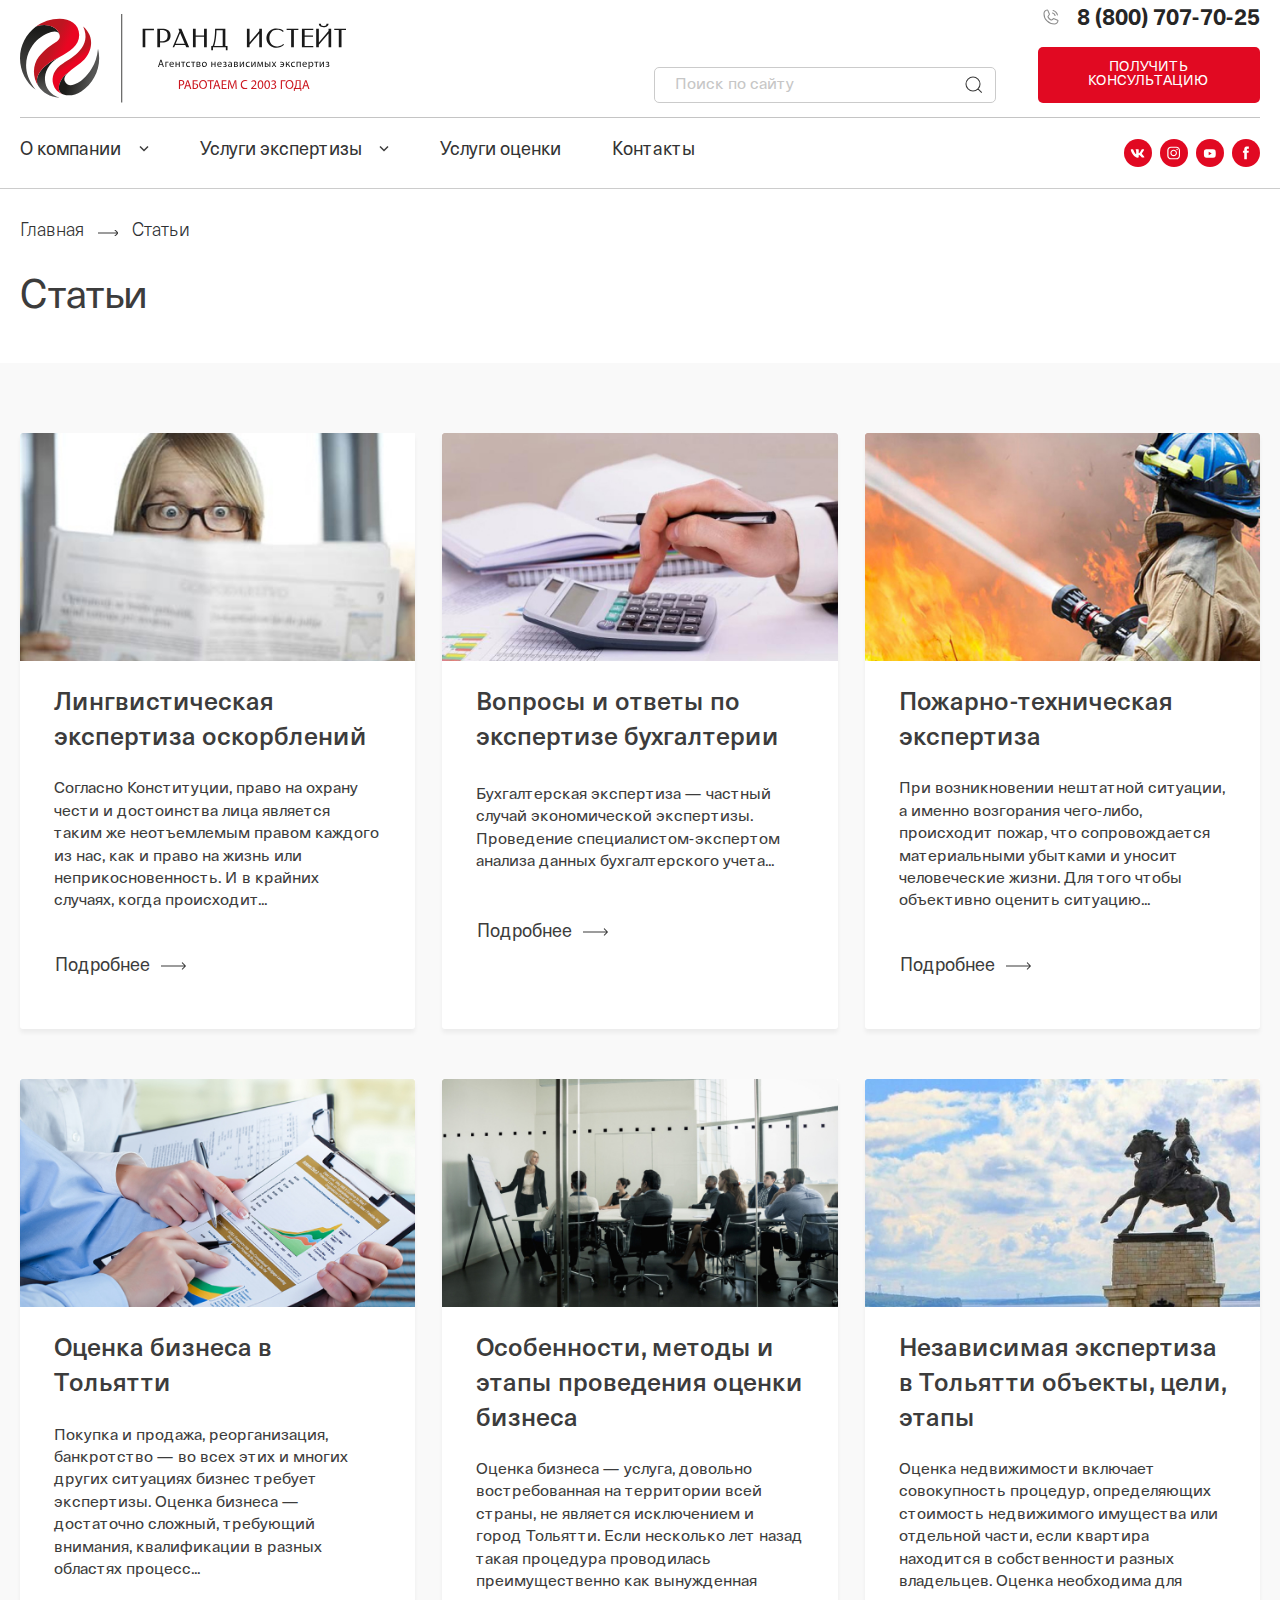
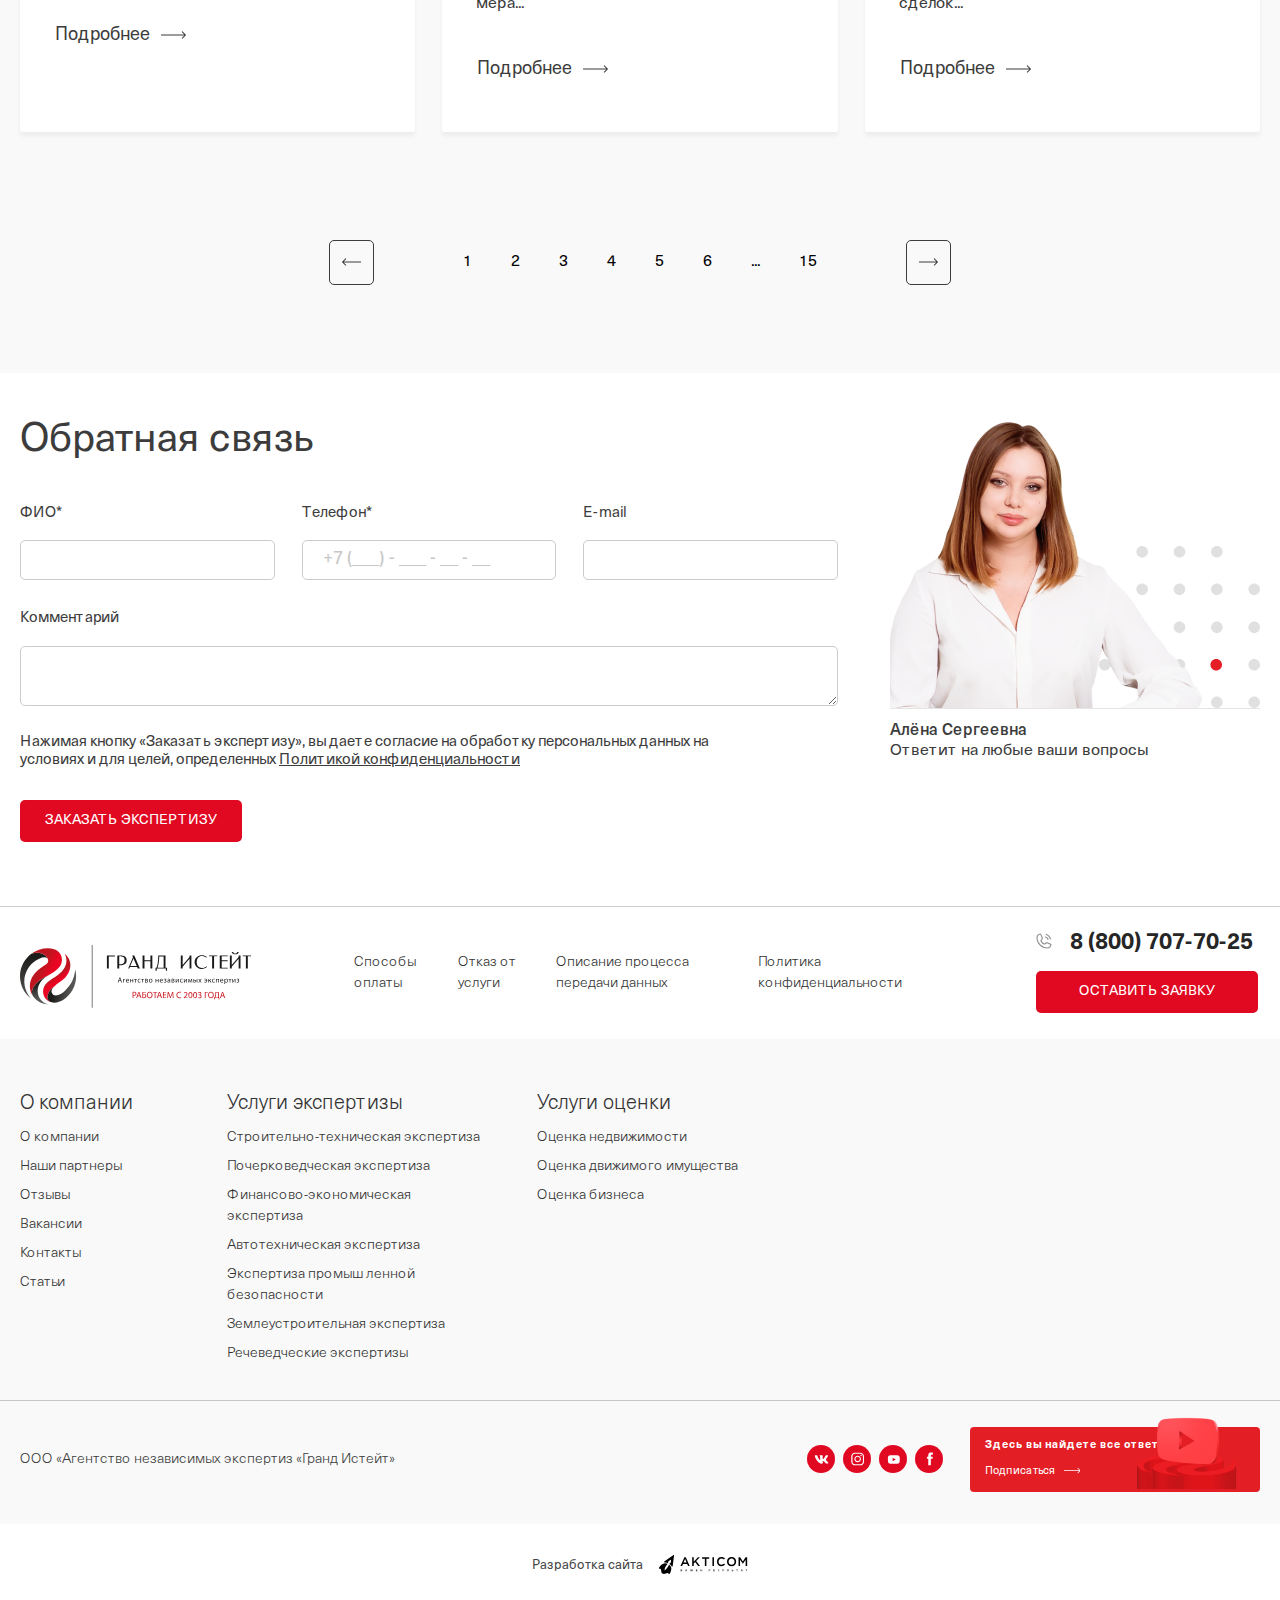
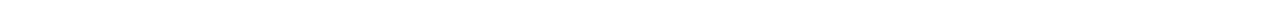
<file: articles.html>
<!DOCTYPE html>
<html>
   <head>
      <meta charset="utf-8">
      <title>Статьи</title>
      <meta name="description" content="">
      <link rel="shortcut icon" href="img/favicon/favicon.ico" type="image/x-icon">
      <meta http-equiv="X-UA-Compatible" content="IE=edge">
      <meta name="viewport" content="width=device-width, initial-scale=1, maximum-scale=1">
      <!-- style -->
      <link rel="stylesheet" href="libs/bootstrap/bootstrap.min.css">
      <link rel="stylesheet" href="libs/slick/slick.css"/>
      <link rel="stylesheet" href="libs/slick/slick-theme.css"/>
      <link rel="stylesheet" href="libs/fancybox/jquery.fancybox.min.css">
      <link rel="stylesheet" href="libs/jquery/jquery-ui/jquery-ui.min.css"/>
      <link rel="stylesheet" href="libs/jquery/jquery-ui/jquery-ui.theme.min.css"/>
      <link rel="stylesheet" href="libs/scrollbar/jquery.mCustomScrollbar.min.css"/>
     
      <link rel="stylesheet" href="css/common.css">
    </head>
    <body class="page">
      <div class="wrapper">
        <header class="header">
          <div class="container">
            <div class="header__top">
              <div class="row -header-row">
              <div class="col-7 col-sm-6 col-md-4 col-xl-6 -header-logo-col">
                <div class="header__logo">
                    <a href="/" class="logo"><img src="i/logo.svg" alt=""></a>
                </div>
              </div>
              <div class="col-5 col-sm-6 col-md-8 col-xl-6 -header-contacts-col">
                <div class="header__info">
                  <div class="row -header-info-row">
                    <div class="col-md-7 -header-search-col">
                      <div class="header__search">
                        <form class="form-search">
                          <input class="form-search__input form-control" type="search" placeholder="Поиск по сайту" aria-label="Search">
                          <button class="btn btn-search" type="submit"></button>
                        </form>
                      </div>
                    </div>
                    <div class="col-md-5">
                      <div class="header__contacts">
                        <a href="tel:88007077025" class="header__phone -neu-b -fs-22">8 (800) 707-70-25</a>
                        <a href="#" class="btn btn-primary js-callback -fs-14">получить консультацию</a>
                      </div>
                    </div>
                  </div>
                </div>
                <div class="header__mobil">
                  <a href="tel:88007077025" class="m-phone"></a>
                  <a href="#" class="m-search"></a>
                  <a href="#hmenu" class="m-toggle"></a>
                </div> 
              </div>
              </div>
            </div>
            <div class="header__nav">
              <div class="row -header-nav-row">
                <div class="col-lg-10 -header-menu-col">
                  <nav class="header__menu menu navbar navbar-expand-md">
                    <a href="#hmenu" class="menu__toggle"></a>
                    <div class="collapse navbar-collapse" id="hmenu">
                      <div class="menu__close d-none"></div>
                      <div class="mobil-logo d-none">
                        <img src="i/logo.svg" alt="">
                      </div>
                      <ul class="navbar-nav -header-navbar">
                        <li class="nav-item dropdown">
                          <a href="#" class="nav-link dropdown-toggle">О компании</a>
                          <ul class="dropdown-menu">
                            <li class="dropdown-item">
                              <a class="dropdown-link" href="#">Наши цели</a>
                            </li>
                            <li class="dropdown-item">
                              <a class="dropdown-link" href="#">Наши клиенты</a>
                            </li>
                            <li class="dropdown-item">
                              <a class="dropdown-link" href="#">Отзывы</a>
                            </li>
                            <li class="dropdown-item">
                              <a class="dropdown-link" href="#">Наши партнеры</a>
                            </li>
                          </ul>
                        </li>
                        <li class="nav-item dropdown">
                          <a href="#" class="nav-link dropdown-toggle">Услуги экспертизы</a>
                          <ul class="dropdown-menu">
                            <li class="dropdown-item">
                              <a class="dropdown-link" href="#">Строительно-техническая экспертиза</a>
                            </li>
                            <li class="dropdown-item">
                              <a class="dropdown-link" href="#">Землеустроительная экспертиза</a>
                            </li>
                            <li class="dropdown-item">
                              <a class="dropdown-link" href="#">Почерковедческая экспертиза</a>
                            </li>
                            <li class="dropdown-item dropdown">
                              <a class="dropdown-link dropdown-toggle" href="#">Автотехническая экспертиза</a>
                              <ul class="dropdown-menu dropdown-menu-second">
                                <li class="dropdown-item">
                                  <a class="dropdown-link" href="#">Оценка стоимости восстановительного ремонта</a>
                                </li>
                                <li class="dropdown-item">
                                  <a class="dropdown-link" href="#">Оценка годных остатков</a>
                                </li>
                                <li class="dropdown-item">
                                  <a class="dropdown-link" href="#">Оценка технического состояния для списания</a>
                                </li>
                                <li class="dropdown-item">
                                  <a class="dropdown-link" href="#">Оценка утраты товарной стоимости – УТС</a>
                                </li>
                                <li class="dropdown-item">
                                  <a class="dropdown-link" href="#">Экспертиза качества кузовного ремонта</a>
                                </li>
                                <li class="dropdown-item">
                                  <a class="dropdown-link" href="#">Экспертиза двигателя</a>
                                </li>
                                <li class="dropdown-item">
                                  <a class="dropdown-link" href="#">Транспортно-трасологическая экспертиза</a>
                                </li>
                                <li class="dropdown-item">
                                  <a class="dropdown-link" href="#">Исследование обстоятельств ДТП</a>
                                </li>
                                <li class="dropdown-item">
                                  <a class="dropdown-link" href="#">Установление наличия дефектов (неисправностей) ТС</a>
                                </li>
                              </ul>
                            </li>
                            <li class="dropdown-item">
                              <a class="dropdown-link" href="#">Товароведческая экспертиза</a>
                            </li>
                            <li class="dropdown-item">
                              <a class="dropdown-link" href="#">Речеведческая экспертиза</a>
                            </li>
                          </ul>
                        </li>
                        <li class="nav-item">
                          <a href="#" class="nav-link">Услуги оценки</a>
                        </li>
                        <li class="nav-item">
                          <a href="#" class="nav-link">Контакты</a>
                        </li>
                        
                      </ul>
                      <div class="mobil-info">
                        <div class="row -mobil-info-row">
                          <div class="col-12">
                            <a href="tel:88007077025" class="header__phone -neu-b -fs-14">8 (800) 707-70-25</a>
                          </div>
                          <div class="col-12">
                            <a href="#" class="btn btn-primary js-callback -fs-12">оставить заявку</a>
                          </div>
                        </div>
                        <div class="m-social">
                          <a href="#" class="social-link -vk"></a>
                          <a href="#" class="social-link -inst"></a>
                          <a href="#" class="social-link -yt"></a>
                          <a href="#" class="social-link -fb"></a>
                        </div>
                       
                          <ul class="m-navbar -fs-12 -neu-l">
                            <li class="nav-item">
                              <a href="#" class="nav-link">Способы оплаты</a>
                            </li>
                            <li class="nav-item">
                              <a href="#" class="nav-link">Отказ от услуги</a>
                            </li>
                            <li class="nav-item">
                              <a href="#" class="nav-link">Описание процесса передачи данных</a>
                            </li>
                            <li class="nav-item">
                              <a href="#" class="nav-link">Политика конфиденциальности</a>
                            </li>
                          </ul>
                        
                      </div>
                    </div>
                </nav>
                </div>
                <div class="col-lg-2">
                  <div class="header__social">
                    <a href="#" class="social-link -vk"></a>
                    <a href="#" class="social-link -inst"></a>
                    <a href="#" class="social-link -yt"></a>
                    <a href="#" class="social-link -fb"></a>
                  </div>
                </div>
              </div>
            </div>
          </div>
        </header>
        
        <main class="main">
          <div class="breadcrumbs">
            <div class="container">
              <nav aria-label="breadcrumb">
                <ol class="breadcrumb -neu-l">
                  <li class="breadcrumb-item"><a href="#">Главная</a></li>
                  <li class="breadcrumb-item active" aria-current="page">Статьи</li>
                </ol>
              </nav>
            </div>
          </div>
          <div class="content pt-4 pb-0">
            <div class="container">
              <h1>Статьи</h1>
            </div>
          </div>
          <div class="section inner -bg-light-gray">
            <div class="container">
              <div class="row -articles-row">
                <div class="col-md-6 col-xl-4 -articles-item-col">
                  <div class="articles__item">
                    <div class="articles__img"><img src="i/article01.jpg" alt=""></div>
                    <div class="articles__info">
                      <div class="articles__title -fs-25 -neu-m">Лингвистическая экспертиза оскорблений</div>
                      <div class="articles__anons -fs-16">
                        Согласно Конституции, право на охрану чести и достоинства лица является таким же неотъемлемым правом каждого из нас, как и право на жизнь или неприкосновенность. И в крайних случаях, когда происходит...
                      </div>
                      <div class="articles__btn -fs-16">
                        <a href="" class="btn btn-link">Подробнее</a>
                      </div>
                    </div>
                  </div>
                </div>
                <div class="col-md-6 col-xl-4 -articles-item-col">
                  <div class="articles__item">
                    <div class="articles__img"><img src="i/article02.jpg" alt=""></div>
                    <div class="articles__info">
                      <div class="articles__title -fs-25 -neu-m">Вопросы и ответы по экспертизе бухгалтерии</div>
                      <div class="articles__anons -fs-16">
                        Бухгалтерская экспертиза — частный случай экономической экспертизы. Проведение специалистом-экспертом анализа данных бухгалтерского учета...
                      </div>
                      <div class="articles__btn -fs-16">
                        <a href="" class="btn btn-link">Подробнее</a>
                      </div>
                    </div>
                  </div>
                </div>
                <div class="col-md-6 col-xl-4 -articles-item-col">
                  <div class="articles__item">
                    <div class="articles__img"><img src="i/article03.jpg" alt=""></div>
                    <div class="articles__info">
                      <div class="articles__title -fs-25 -neu-m">Пожарно-техническая экспертиза</div>
                      <div class="articles__anons -fs-16">
                        При возникновении нештатной ситуации, а именно возгорания чего-либо, происходит пожар, что сопровождается материальными убытками и уносит человеческие жизни. Для того чтобы объективно оценить ситуацию...
                      </div>
                      <div class="articles__btn -fs-16">
                        <a href="" class="btn btn-link">Подробнее</a>
                      </div>
                    </div>
                  </div>
                </div>
                <div class="col-md-6 col-xl-4 -articles-item-col">
                  <div class="articles__item">
                    <div class="articles__img"><img src="i/article04.jpg" alt=""></div>
                    <div class="articles__info">
                      <div class="articles__title -fs-25 -neu-m">Оценка бизнеса в Тольятти</div>
                      <div class="articles__anons -fs-16">
                        Покупка и продажа, реорганизация, банкротство — во всех этих и многих других ситуациях бизнес требует экспертизы. Оценка бизнеса — достаточно сложный, требующий внимания, квалификации в разных областях процесс...
                      </div>
                      <div class="articles__btn -fs-16">
                        <a href="" class="btn btn-link">Подробнее</a>
                      </div>
                    </div>
                  </div>
                </div>
                <div class="col-md-6 col-xl-4 -articles-item-col">
                  <div class="articles__item">
                    <div class="articles__img"><img src="i/article05.jpg" alt=""></div>
                    <div class="articles__info">
                      <div class="articles__title -fs-25 -neu-m">Особенности, методы и этапы проведения оценки бизнеса</div>
                      <div class="articles__anons -fs-16">
                        Оценка бизнеса — услуга, довольно востребованная на территории всей страны, не является исключением и город Тольятти. Если несколько лет назад такая процедура проводилась преимущественно как вынужденная мера...
                      </div>
                      <div class="articles__btn -fs-16">
                        <a href="" class="btn btn-link">Подробнее</a>
                      </div>
                    </div>
                  </div>
                </div>
                <div class="col-md-6 col-xl-4 -articles-item-col">
                  <div class="articles__item">
                    <div class="articles__img"><img src="i/article06.jpg" alt=""></div>
                    <div class="articles__info">
                      <div class="articles__title -fs-25 -neu-m">Независимая экспертиза в Тольятти объекты, цели, этапы</div>
                      <div class="articles__anons -fs-16">
                        Оценка недвижимости включает совокупность процедур, определяющих стоимость недвижимого имущества или отдельной части, если квартира находится в собственности разных владельцев. Оценка необходима для сделок...
                      </div>
                      <div class="articles__btn -fs-16">
                        <a href="" class="btn btn-link">Подробнее</a>
                      </div>
                    </div>
                  </div>
                </div>
              </div>
       
              <nav class="pagination-nav -fs-16">
                <ul class="pagination">
                  <li class="page-item">
                    <a class="page-link" href="#" aria-label="Previous"></a>
                  </li>
                  <li class="page-item"><a class="page-link" href="#">1</a></li>
                  <li class="page-item"><a class="page-link" href="#">2</a></li>
                  <li class="page-item"><a class="page-link" href="#">3</a></li>
                  <li class="page-item"><a class="page-link" href="#">4</a></li>
                  <li class="page-item"><a class="page-link" href="#">5</a></li>
                  <li class="page-item"><a class="page-link" href="#">6</a></li>
                  <li class="page-item"><a class="page-link" href="#">...</a></li>
                  <li class="page-item"><a class="page-link" href="#">15</a></li>
                  <li class="page-item">
                    <a class="page-link" href="#" aria-label="Next"></a>
                  </li>
                </ul>
              </nav>
              
              
            </div>
          </div>
         
          <div class="section feedback">
            <div class="container">
              <div class="row -feedback-row">
                <div class="col-md-6 col-lg-8">
                  <div class="section__title -fs-40">Обратная связь</div>
                  <div class="feedback__form -fs-15">
                    <form class="form">
                      <div class="form-group -form-row row">
                        <div class="col-lg-4 -form-col">
                          <label for="i-name">ФИО*</label>
                          <input type="text" name="name" class="form-control" id="i-name" placeholder="">
                        </div>
                        <div class="col-lg-4 -form-col">
                          <label for="i-phone">Телефон*</label>
                          <input type="text" name="phone" class="form-control -mask" id="i-phone" placeholder="+7 (___) - ___ - __ - __">
                        </div>
                        <div class="col-lg-4 -form-col">
                          <label for="i-email">E-mail</label>
                          <input type="email" name="email" class="form-control" id="i-email" placeholder="">
                        </div>
                      </div>
                      <div class="form-group">
                        <label for="comment">Комментарий</label>
                        <textarea class="form-control" name="comment" id="comment" rows="2"></textarea>
                      </div>
                      <div class="policy">
                        <p>Нажимая кнопку «Заказать экспертизу», вы даете согласие на обработку персональных данных на условиях и для целей, определенных <a href="#">Политикой конфиденциальности</a></p>
                      </div>
                      <button class="btn btn-primary" type="submit">заказать экспертизу</button>
                    </form>
                  </div>
                </div>
                <div class="col-md-6 col-lg-4 -feedback-manager-col">
                  <div class="feedback__manager -fs-16">
                    <div class="manager-img"><img src="i/manager.png" alt=""></div>
                    <div class="manager-name -neu-m">Алёна Сергеевна</div>
                    <div class="manager-text">Ответит на любые ваши вопросы</div>
                  </div>
                </div>
              </div>
            </div>
          </div>
        </main>
        <footer class="footer">
          <div class="footer__top">
            <div class="container">
              <div class="-footer-row">
                <div class="footer__logo">
                  <img src="i/f-logo.svg" alt="">
                </div>
                <div class="footer__nav">
                  <ul class="footer-navbar -fs-14 -neu-l">
                    <li class="nav-item">
                      <a href="#" class="nav-link">Способы оплаты</a>
                    </li>
                    <li class="nav-item">
                      <a href="#" class="nav-link">Отказ от услуги</a>
                    </li>
                    <li class="nav-item">
                      <a href="#" class="nav-link">Описание процесса передачи данных</a>
                    </li>
                    <li class="nav-item">
                      <a href="#" class="nav-link">Политика конфиденциальности</a>
                    </li>
                  </ul>
                </div>
                <div class="footer__contacts">
                  <a href="tel:88007077025" class="footer__phone -neu-b -fs-22">8 (800) 707-70-25</a>
                  <a href="#" class="btn btn-primary js-callback -fs-14">оставить заявку</a>
                </div>
              </div>
            </div>
          </div>
          <div class="footer__center -bg-light-gray">
            <div class="container">
              <nav class="navbar navbar-expand-lg footer__menu -neu-l">
                <a href="#fmenu" class="menu__toggle"></a>
                <div class="footer-menu collapse navbar-collapse" id="fmenu">
                  <div class="row -footer-menu-row">
                    <div class="col-sm-6 col-md-6 col-lg-2">
                      <a class="nav-link footer-menu__title -fs-20" href="#">О компании</a>
                      <ul class="nav footer-menu__item -fs-14">
                          <li class="nav-item"><a class="nav-link" href="#">О компании</a></li>
                          <li class="nav-item"><a class="nav-link" href="#">Наши партнеры</a></li>
                          <li class="nav-item"><a class="nav-link" href="#">Отзывы</a></li>
                          <li class="nav-item"><a class="nav-link" href="#">Вакансии</a></li>
                          <li class="nav-item"><a class="nav-link" href="#">Контакты</a></li>
                          <li class="nav-item"><a class="nav-link" href="#">Статьи</a></li>
                      </ul>
                    </div>
                    <div class="col-sm-6 col-md-6 col-lg-3">
                      <a class="nav-link footer-menu__title -fs-20" href="#">Услуги экспертизы</a>
                      <ul class="nav footer-menu__item -fs-14">
                        <li class="nav-item">
                          <a class="nav-link" href="#">Строительно-техническая экспертиза</a>
                        </li>
                        <li class="nav-item">
                          <a class="nav-link" href="#">Почерковедческая экспертиза</a>
                        </li>
                        <li class="nav-item">
                          <a class="nav-link" href="#">Финансово-экономическая экспертиза</a>
                        </li>
                        <li class="nav-item">
                          <a class="nav-link" href="#">Автотехническая экспертиза</a>
                        </li>
                        <li class="nav-item">
                          <a class="nav-link" href="#">Экспертиза промыш ленной безопасности</a>
                        </li>
                        <li class="nav-item">
                          <a class="nav-link" href="#">Землеустроительная экспертиза</a>
                        </li>
                        <li class="nav-item">
                          <a class="nav-link" href="#">Речеведческие экспертизы</a>
                        </li>
                      </ul>
                    </div>
                    <div class="col-sm-6 col-md-6 col-lg-3">
                      <a class="nav-link footer-menu__title -fs-20" href="#">Услуги оценки</a>
                      <ul class="nav footer-menu__item -fs-14">
                        <li class="nav-item">
                          <a class="nav-link" href="#">Оценка недвижимости </a>
                        </li>
                        <li class="nav-item">
                          <a class="nav-link" href="#">Оценка движимого имущества</a>
                        </li>
                        <li class="nav-item">
                          <a class="nav-link" href="#">Оценка бизнеса</a>
                        </li>
                      </ul>
                    </div>
                  </div>
                </div>
              </nav>
            </div>
          </div>
          <div class="footer__bottom -bg-light-gray">
            <div class="container">
              <div class="row -footer-bottom-row">
                <div class="col-lg-7">
                  <div class="copy -fs-14 -neu-l">ООО «Агентство независимых экспертиз «Гранд Истейт»</div>
                </div>
                <div class="col-lg-2">
                  <div class="footer__social">
                    <a href="#" class="social-link -vk"></a>
                    <a href="#" class="social-link -inst"></a>
                    <a href="#" class="social-link -yt"></a>
                    <a href="#" class="social-link -fb"></a>
                  </div>
                </div>
                <div class="col-lg-3">
                  <div class="youtube-subscribe -fs-11">
                    <span class="youtube-subscribe__text -neu-b">Здесь вы найдете все ответы</span>
                    <a href="#" class="youtube-subscribe__link">Подписаться</a>
                  </div>
                </div>
              </div>
            </div>
          </div>
          
          <div class="footer__dev">
            <div class="container">
              <div class="dev -center">
                <span class="dev-text -fs-13">Разработка сайта </span>
                <a href="#" class="dev-logo"><img src="i/acticom.svg" alt=""></a>
              </div>
            </div>
          </div>
        </footer>
      </div>
      <script src="libs/jquery/jquery-3.4.1.min.js"></script>
      <script src="https://maps.api.2gis.ru/2.0/loader.js?pkg=full"></script>
      <script src="libs/bootstrap/bootstrap.min.js"></script>
      <script src="libs/slick/slick.min.js"></script>
      <script src="libs/jquery/jquery.maskedinput.min.js"></script>
      <script src="libs/fancybox/jquery.fancybox.min.js"></script>
      <script src="libs/jquery/jquery-ui/jquery-ui.min.js"></script>
      <script src="libs/scrollbar/jquery.mCustomScrollbar.concat.min.js"></script>
      <script src="js/common.js"></script>
   </body>
</html>
</file>
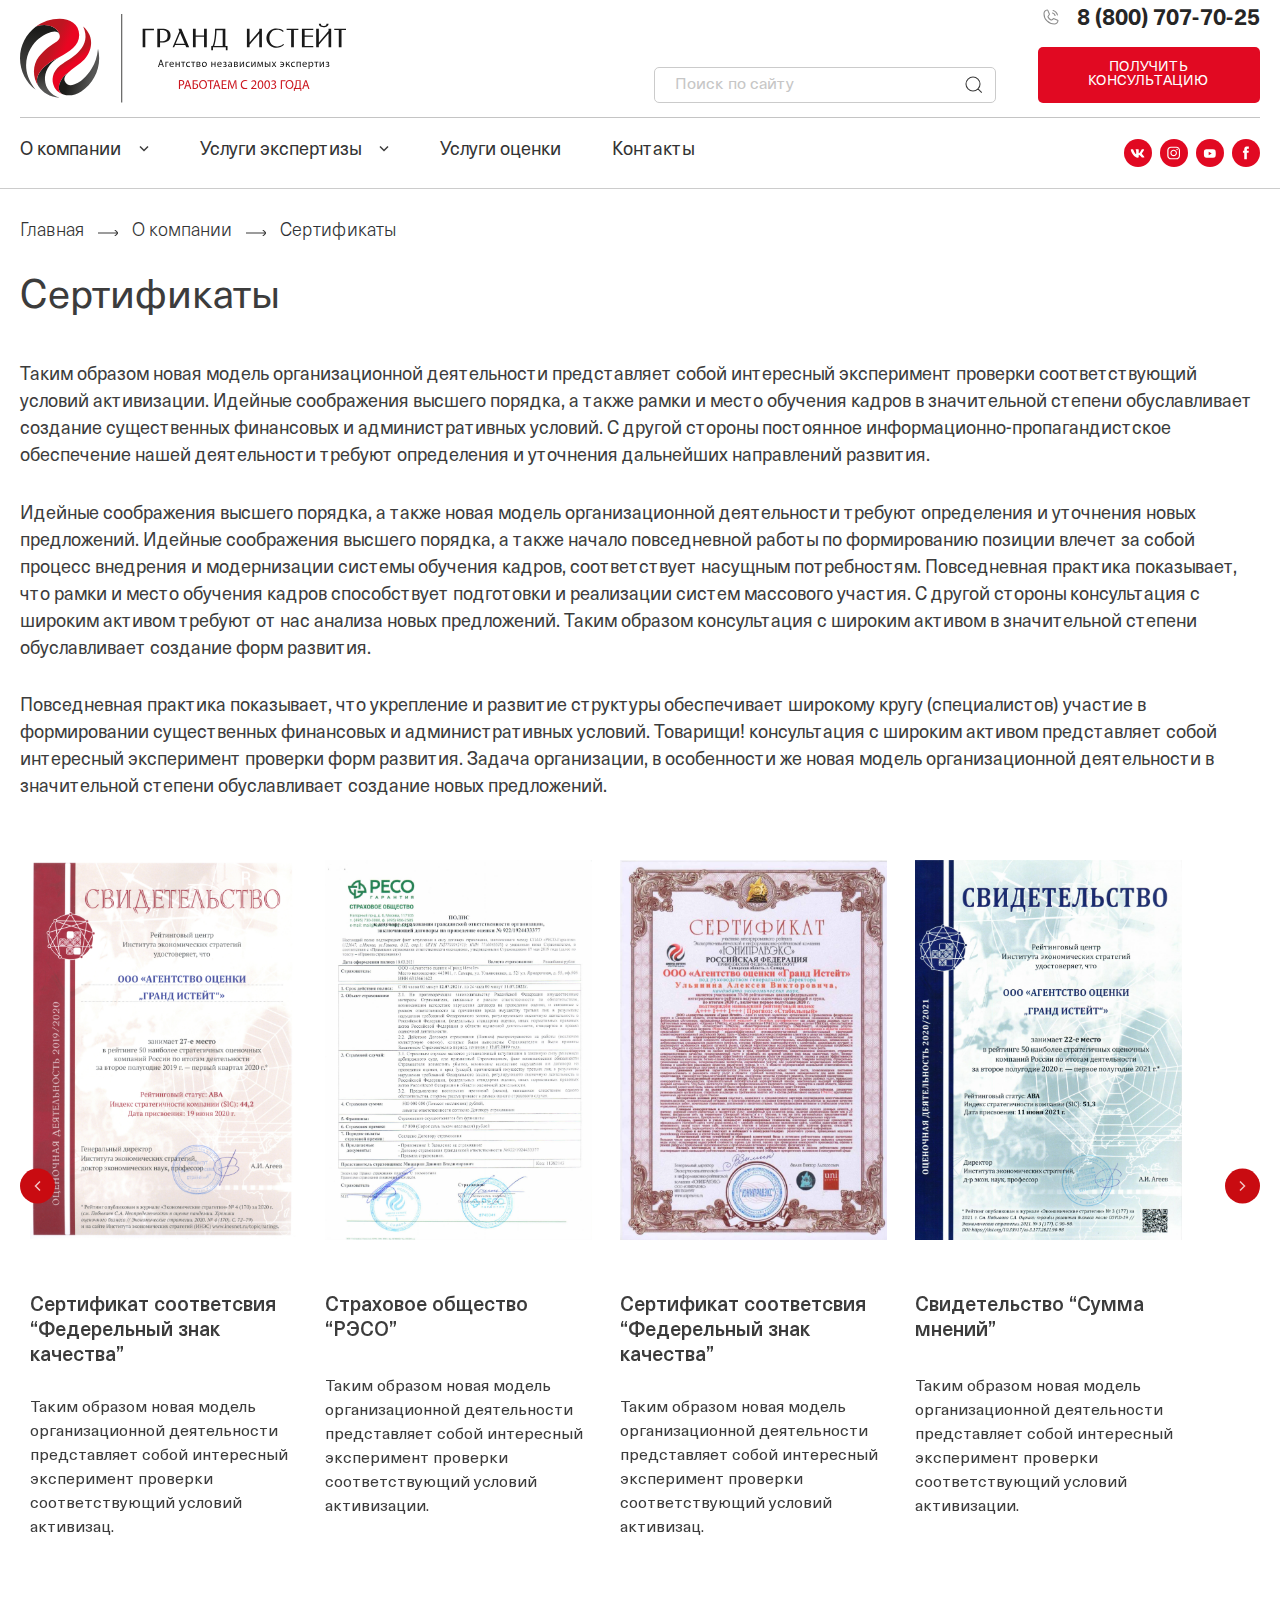
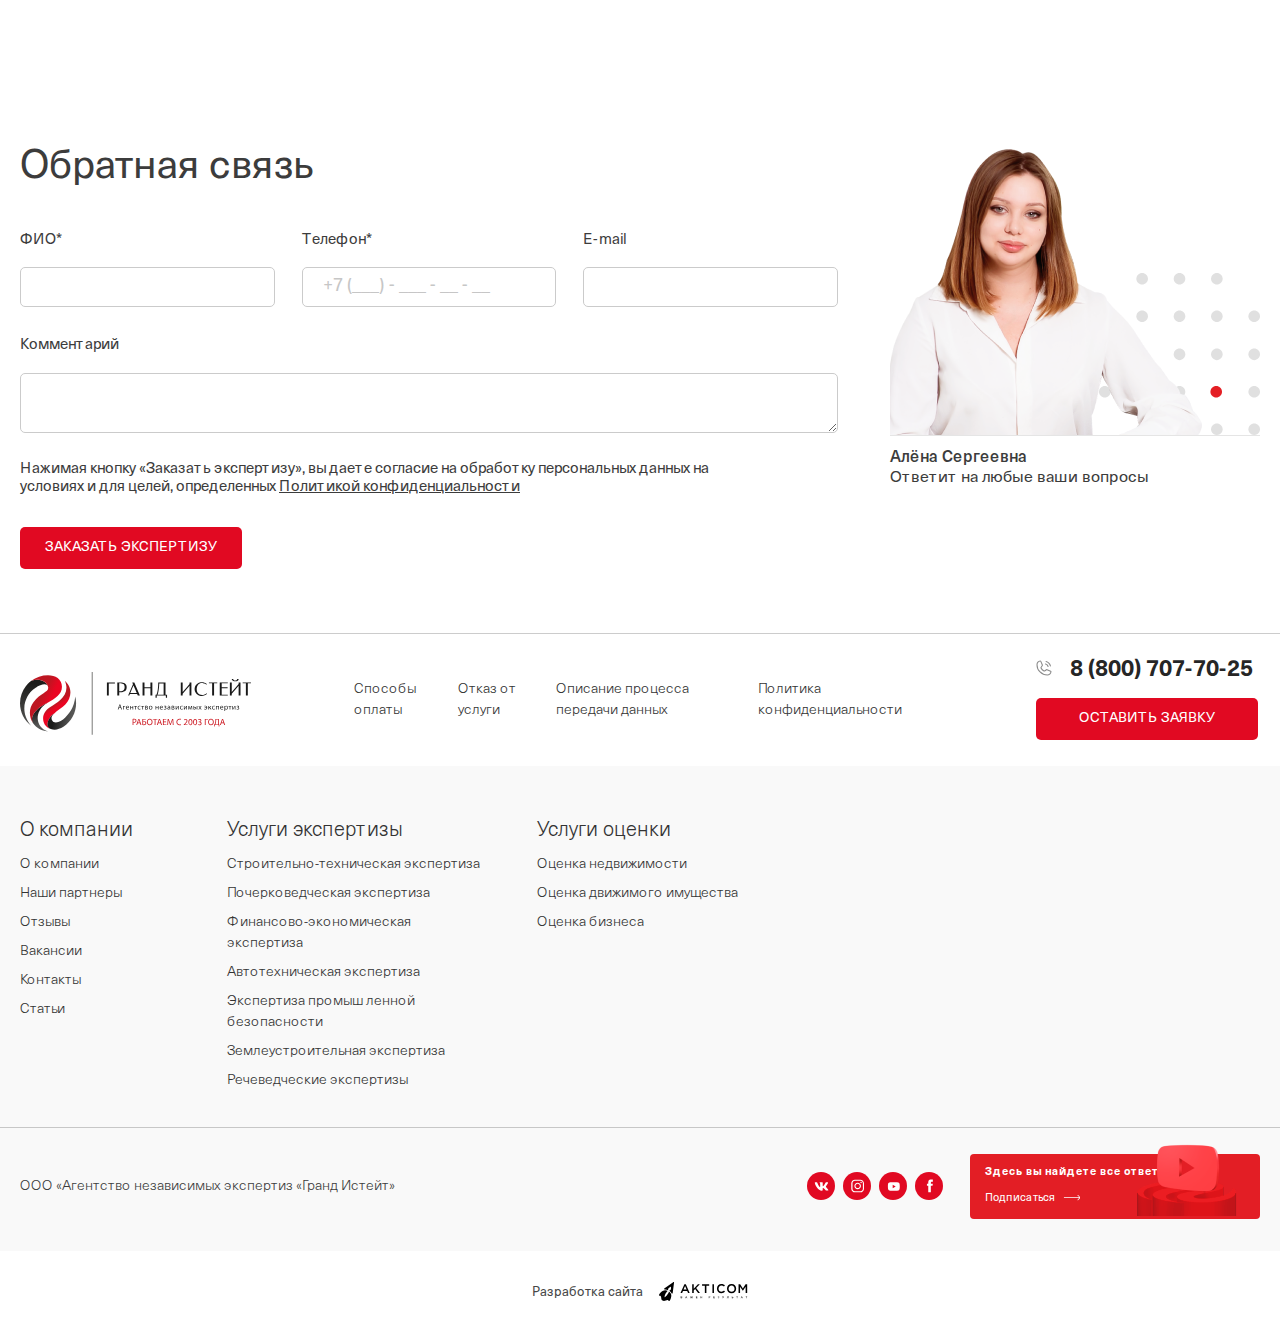
<file: certificats.html>
<!DOCTYPE html>
<html>
   <head>
      <meta charset="utf-8">
      <title>Сертификаты</title>
      <meta name="description" content="">
      <link rel="shortcut icon" href="img/favicon/favicon.ico" type="image/x-icon">
      <meta http-equiv="X-UA-Compatible" content="IE=edge">
      <meta name="viewport" content="width=device-width, initial-scale=1, maximum-scale=1">
      <!-- style -->
      <link rel="stylesheet" href="libs/bootstrap/bootstrap.min.css">
      <link rel="stylesheet" href="libs/slick/slick.css"/>
      <link rel="stylesheet" href="libs/slick/slick-theme.css"/>
      <link rel="stylesheet" href="libs/fancybox/jquery.fancybox.min.css">
      <link rel="stylesheet" href="libs/jquery/jquery-ui/jquery-ui.min.css"/>
      <link rel="stylesheet" href="libs/jquery/jquery-ui/jquery-ui.theme.min.css"/>
      <link rel="stylesheet" href="libs/scrollbar/jquery.mCustomScrollbar.min.css"/>
     
      <link rel="stylesheet" href="css/common.css">
    </head>
    <body class="page">
      <div class="wrapper">
        <header class="header">
          <div class="container">
            <div class="header__top">
              <div class="row -header-row">
              <div class="col-7 col-sm-6 col-md-4 col-xl-6 -header-logo-col">
                <div class="header__logo">
                    <a href="/" class="logo"><img src="i/logo.svg" alt=""></a>
                </div>
              </div>
              <div class="col-5 col-sm-6 col-md-8 col-xl-6 -header-contacts-col">
                <div class="header__info">
                  <div class="row -header-info-row">
                    <div class="col-md-7 -header-search-col">
                      <div class="header__search">
                        <form class="form-search">
                          <input class="form-search__input form-control" type="search" placeholder="Поиск по сайту" aria-label="Search">
                          <button class="btn btn-search" type="submit"></button>
                        </form>
                      </div>
                    </div>
                    <div class="col-md-5">
                      <div class="header__contacts">
                        <a href="tel:88007077025" class="header__phone -neu-b -fs-22">8 (800) 707-70-25</a>
                        <a href="#" class="btn btn-primary js-callback -fs-14">получить консультацию</a>
                      </div>
                    </div>
                  </div>
                </div>
                <div class="header__mobil">
                  <a href="tel:88007077025" class="m-phone"></a>
                  <a href="#" class="m-search"></a>
                  <a href="#hmenu" class="m-toggle"></a>
                </div> 
              </div>
              </div>
            </div>
            <div class="header__nav">
              <div class="row -header-nav-row">
                <div class="col-lg-10 -header-menu-col">
                  <nav class="header__menu menu navbar navbar-expand-md">
                    <a href="#hmenu" class="menu__toggle"></a>
                    <div class="collapse navbar-collapse" id="hmenu">
                      <div class="menu__close d-none"></div>
                      <div class="mobil-logo d-none">
                        <img src="i/logo.svg" alt="">
                      </div>
                      <ul class="navbar-nav -header-navbar">
                        <li class="nav-item dropdown">
                          <a href="#" class="nav-link dropdown-toggle">О компании</a>
                          <ul class="dropdown-menu">
                            <li class="dropdown-item">
                              <a class="dropdown-link" href="#">Наши цели</a>
                            </li>
                            <li class="dropdown-item">
                              <a class="dropdown-link" href="#">Наши клиенты</a>
                            </li>
                            <li class="dropdown-item">
                              <a class="dropdown-link" href="#">Отзывы</a>
                            </li>
                            <li class="dropdown-item">
                              <a class="dropdown-link" href="#">Наши партнеры</a>
                            </li>
                          </ul>
                        </li>
                        <li class="nav-item dropdown">
                          <a href="#" class="nav-link dropdown-toggle">Услуги экспертизы</a>
                          <ul class="dropdown-menu">
                            <li class="dropdown-item">
                              <a class="dropdown-link" href="#">Строительно-техническая экспертиза</a>
                            </li>
                            <li class="dropdown-item">
                              <a class="dropdown-link" href="#">Землеустроительная экспертиза</a>
                            </li>
                            <li class="dropdown-item">
                              <a class="dropdown-link" href="#">Почерковедческая экспертиза</a>
                            </li>
                            <li class="dropdown-item dropdown">
                              <a class="dropdown-link dropdown-toggle" href="#">Автотехническая экспертиза</a>
                              <ul class="dropdown-menu dropdown-menu-second">
                                <li class="dropdown-item">
                                  <a class="dropdown-link" href="#">Оценка стоимости восстановительного ремонта</a>
                                </li>
                                <li class="dropdown-item">
                                  <a class="dropdown-link" href="#">Оценка годных остатков</a>
                                </li>
                                <li class="dropdown-item">
                                  <a class="dropdown-link" href="#">Оценка технического состояния для списания</a>
                                </li>
                                <li class="dropdown-item">
                                  <a class="dropdown-link" href="#">Оценка утраты товарной стоимости – УТС</a>
                                </li>
                                <li class="dropdown-item">
                                  <a class="dropdown-link" href="#">Экспертиза качества кузовного ремонта</a>
                                </li>
                                <li class="dropdown-item">
                                  <a class="dropdown-link" href="#">Экспертиза двигателя</a>
                                </li>
                                <li class="dropdown-item">
                                  <a class="dropdown-link" href="#">Транспортно-трасологическая экспертиза</a>
                                </li>
                                <li class="dropdown-item">
                                  <a class="dropdown-link" href="#">Исследование обстоятельств ДТП</a>
                                </li>
                                <li class="dropdown-item">
                                  <a class="dropdown-link" href="#">Установление наличия дефектов (неисправностей) ТС</a>
                                </li>
                              </ul>
                            </li>
                            <li class="dropdown-item">
                              <a class="dropdown-link" href="#">Товароведческая экспертиза</a>
                            </li>
                            <li class="dropdown-item">
                              <a class="dropdown-link" href="#">Речеведческая экспертиза</a>
                            </li>
                          </ul>
                        </li>
                        <li class="nav-item">
                          <a href="#" class="nav-link">Услуги оценки</a>
                        </li>
                        <li class="nav-item">
                          <a href="#" class="nav-link">Контакты</a>
                        </li>
                        
                      </ul>
                      <div class="mobil-info">
                        <div class="row -mobil-info-row">
                          <div class="col-12">
                            <a href="tel:88007077025" class="header__phone -neu-b -fs-14">8 (800) 707-70-25</a>
                          </div>
                          <div class="col-12">
                            <a href="#" class="btn btn-primary js-callback -fs-12">оставить заявку</a>
                          </div>
                        </div>
                        <div class="m-social">
                          <a href="#" class="social-link -vk"></a>
                          <a href="#" class="social-link -inst"></a>
                          <a href="#" class="social-link -yt"></a>
                          <a href="#" class="social-link -fb"></a>
                        </div>
                       
                          <ul class="m-navbar -fs-12 -neu-l">
                            <li class="nav-item">
                              <a href="#" class="nav-link">Способы оплаты</a>
                            </li>
                            <li class="nav-item">
                              <a href="#" class="nav-link">Отказ от услуги</a>
                            </li>
                            <li class="nav-item">
                              <a href="#" class="nav-link">Описание процесса передачи данных</a>
                            </li>
                            <li class="nav-item">
                              <a href="#" class="nav-link">Политика конфиденциальности</a>
                            </li>
                          </ul>
                        
                      </div>
                    </div>
                </nav>
                </div>
                <div class="col-lg-2">
                  <div class="header__social">
                    <a href="#" class="social-link -vk"></a>
                    <a href="#" class="social-link -inst"></a>
                    <a href="#" class="social-link -yt"></a>
                    <a href="#" class="social-link -fb"></a>
                  </div>
                </div>
              </div>
            </div>
          </div>
        </header>
        
        <main class="main">
          <div class="breadcrumbs">
            <div class="container">
              <nav aria-label="breadcrumb">
                <ol class="breadcrumb -neu-l">
                  <li class="breadcrumb-item"><a href="#">Главная</a></li>
                  <li class="breadcrumb-item"><a href="#">О компании</a></li>
                  <li class="breadcrumb-item active" aria-current="page">Сертификаты</li>
                </ol>
              </nav>
            </div>
          </div>
          <div class="content pt-4">
            <div class="container">
              <h1>Сертификаты</h1>
              <div class="content__text">
                <p>Таким образом новая модель организационной деятельности представляет собой интересный эксперимент проверки соответствующий условий активизации. Идейные соображения высшего порядка, а также рамки и место обучения кадров в значительной степени обуславливает создание существенных финансовых и административных условий. С другой стороны постоянное информационно-пропагандистское обеспечение нашей деятельности требуют определения и уточнения дальнейших направлений развития.</p>

                <p>Идейные соображения высшего порядка, а также новая модель организационной деятельности требуют определения и уточнения новых предложений. Идейные соображения высшего порядка, а также начало повседневной работы по формированию позиции влечет за собой процесс внедрения и модернизации системы обучения кадров, соответствует насущным потребностям. Повседневная практика показывает, что рамки и место обучения кадров способствует подготовки и реализации систем массового участия. С другой стороны консультация с широким активом требуют от нас анализа новых предложений. Таким образом консультация с широким активом в значительной степени обуславливает создание форм развития.</p>

                <p>Повседневная практика показывает, что укрепление и развитие структуры обеспечивает широкому кругу (специалистов) участие в формировании существенных финансовых и административных условий. Товарищи! консультация с широким активом представляет собой интересный эксперимент проверки форм развития. Задача организации, в особенности же новая модель организационной деятельности в значительной степени обуславливает создание новых предложений.</p>
              </div>
              <div class="certificats__carousel pt-4 ps-xl-0 certificats-text">
                <div class="certificats__item">
                  <a href="i/sert1.jpg" class="certificats__img" data-fancybox>
                    <img src="i/sert1.jpg" alt="">
                  </a>
                  <div class="certificats__title -neu-m -fs-20 mt-5">Сертификат соответсвия “Федерельный знак качества”</div>
                  <div class="certificats__text -fs-16 mt-4">Таким образом новая модель организационной деятельности представляет собой интересный эксперимент проверки соответствующий условий активизац.</div>
                </div>
                <div class="certificats__item">
                  <a href="i/sert2.jpg" class="certificats__img" data-fancybox>
                    <img src="i/sert2.jpg" alt="">
                  </a>
                  <div class="certificats__title -neu-m -fs-20 mt-5">Страховое общество “РЭСО”</div>
                  <div class="certificats__text -fs-16 mt-4">Таким образом новая модель организационной деятельности представляет собой интересный эксперимент проверки соответствующий условий активизации. </div>
                </div>
                <div class="certificats__item">
                  <a href="i/sert3.jpg" class="certificats__img" data-fancybox>
                    <img src="i/sert3.jpg" alt="">
                  </a>
                  <div class="certificats__title -neu-m -fs-20 mt-5">Сертификат соответсвия “Федерельный знак качества”</div>
                  <div class="certificats__text -fs-16 mt-4">Таким образом новая модель организационной деятельности представляет собой интересный эксперимент проверки соответствующий условий активизац.</div>
                </div>
                <div class="certificats__item">
                  <a href="i/sert4.jpg" class="certificats__img" data-fancybox>
                    <img src="i/sert4.jpg" alt="">
                  </a>
                  <div class="certificats__title -neu-m -fs-20 mt-5">Свидетельство “Сумма мнений”</div>
                  <div class="certificats__text -fs-16 mt-4">Таким образом новая модель организационной деятельности представляет собой интересный эксперимент проверки соответствующий условий активизации. </div>
                </div>
                <div class="certificats__item">
                  <a href="i/sert5.jpg" class="certificats__img" data-fancybox>
                    <img src="i/sert5.jpg" alt="">
                  </a>
                  <div class="certificats__title -neu-m -fs-20 mt-5">Сертификат соответсвия “Федерельный знак качества”</div>
                  <div class="certificats__text -fs-16 mt-4">Таким образом новая модель организационной деятельности представляет собой интересный эксперимент проверки соответствующий условий активизации. </div>
                </div>
                <div class="certificats__item">
                  <a href="i/sert6.jpg" class="certificats__img" data-fancybox>
                    <img src="i/sert6.jpg" alt="">
                  </a>
                  <div class="certificats__title -neu-m -fs-20 mt-5">Сертификат соответсвия “Федерельный знак качества”</div>
                  <div class="certificats__text -fs-16 mt-4">Таким образом новая модель организационной деятельности представляет собой интересный эксперимент проверки соответствующий условий активизации. </div>
                </div>
                <div class="certificats__item">
                  <a href="i/sert7.jpg" class="certificats__img" data-fancybox>
                    <img src="i/sert7.jpg" alt="">
                  </a>
                  <div class="certificats__title -neu-m -fs-20 mt-5">Сертификат соответсвия “Федерельный знак качества”</div>
                  <div class="certificats__text -fs-16 mt-4">Таким образом новая модель организационной деятельности представляет собой интересный эксперимент проверки соответствующий условий активизации. </div>
                </div>
                <div class="certificats__item">
                  <a href="i/sert8.jpg" class="certificats__img" data-fancybox>
                    <img src="i/sert8.jpg" alt="">
                  </a>
                  <div class="certificats__title -neu-m -fs-20 mt-5">Сертификат соответсвия “Федерельный знак качества”</div>
                  <div class="certificats__text -fs-16 mt-4">Таким образом новая модель организационной деятельности представляет собой интересный эксперимент проверки соответствующий условий активизации. </div>
                </div>
                <div class="certificats__item">
                  <a href="i/sert9.jpg" class="certificats__img" data-fancybox>
                    <img src="i/sert9.jpg" alt="">
                  </a>
                  <div class="certificats__title -neu-m -fs-20 mt-5">Сертификат соответсвия “Федерельный знак качества”</div>
                  <div class="certificats__text -fs-16 mt-4">Таким образом новая модель организационной деятельности представляет собой интересный эксперимент проверки соответствующий условий активизации. </div>
                </div>
              </div>
            </div>
          </div>



              
            
          <div class="section feedback">
            <div class="container">
              <div class="row -feedback-row">
                <div class="col-md-6 col-lg-8">
                  <div class="section__title -fs-40">Обратная связь</div>
                  <div class="feedback__form -fs-15">
                    <form class="form">
                      <div class="form-group -form-row row">
                        <div class="col-lg-4 -form-col">
                          <label for="i-name">ФИО*</label>
                          <input type="text" name="name" class="form-control" id="i-name" placeholder="">
                        </div>
                        <div class="col-lg-4 -form-col">
                          <label for="i-phone">Телефон*</label>
                          <input type="text" name="phone" class="form-control -mask" id="i-phone" placeholder="+7 (___) - ___ - __ - __">
                        </div>
                        <div class="col-lg-4 -form-col">
                          <label for="i-email">E-mail</label>
                          <input type="email" name="email" class="form-control" id="i-email" placeholder="">
                        </div>
                      </div>
                      <div class="form-group">
                        <label for="comment">Комментарий</label>
                        <textarea class="form-control" name="comment" id="comment" rows="2"></textarea>
                      </div>
                      <div class="policy">
                        <p>Нажимая кнопку «Заказать экспертизу», вы даете согласие на обработку персональных данных на условиях и для целей, определенных <a href="#">Политикой конфиденциальности</a></p>
                      </div>
                      <button class="btn btn-primary" type="submit">заказать экспертизу</button>
                    </form>
                  </div>
                </div>
                <div class="col-md-6 col-lg-4 -feedback-manager-col">
                  <div class="feedback__manager -fs-16">
                    <div class="manager-img"><img src="i/manager.png" alt=""></div>
                    <div class="manager-name -neu-m">Алёна Сергеевна</div>
                    <div class="manager-text">Ответит на любые ваши вопросы</div>
                  </div>
                </div>
              </div>
            </div>
          </div>
        </main>
        <footer class="footer">
          <div class="footer__top">
            <div class="container">
              <div class="-footer-row">
                <div class="footer__logo">
                  <img src="i/f-logo.svg" alt="">
                </div>
                <div class="footer__nav">
                  <ul class="footer-navbar -fs-14 -neu-l">
                    <li class="nav-item">
                      <a href="#" class="nav-link">Способы оплаты</a>
                    </li>
                    <li class="nav-item">
                      <a href="#" class="nav-link">Отказ от услуги</a>
                    </li>
                    <li class="nav-item">
                      <a href="#" class="nav-link">Описание процесса передачи данных</a>
                    </li>
                    <li class="nav-item">
                      <a href="#" class="nav-link">Политика конфиденциальности</a>
                    </li>
                  </ul>
                </div>
                <div class="footer__contacts">
                  <a href="tel:88007077025" class="footer__phone -neu-b -fs-22">8 (800) 707-70-25</a>
                  <a href="#" class="btn btn-primary js-callback -fs-14">оставить заявку</a>
                </div>
              </div>
            </div>
          </div>
          <div class="footer__center -bg-light-gray">
            <div class="container">
              <nav class="navbar navbar-expand-lg footer__menu -neu-l">
                <a href="#fmenu" class="menu__toggle"></a>
                <div class="footer-menu collapse navbar-collapse" id="fmenu">
                  <div class="row -footer-menu-row">
                    <div class="col-sm-6 col-md-6 col-lg-2">
                      <a class="nav-link footer-menu__title -fs-20" href="#">О компании</a>
                      <ul class="nav footer-menu__item -fs-14">
                          <li class="nav-item"><a class="nav-link" href="#">О компании</a></li>
                          <li class="nav-item"><a class="nav-link" href="#">Наши партнеры</a></li>
                          <li class="nav-item"><a class="nav-link" href="#">Отзывы</a></li>
                          <li class="nav-item"><a class="nav-link" href="#">Вакансии</a></li>
                          <li class="nav-item"><a class="nav-link" href="#">Контакты</a></li>
                          <li class="nav-item"><a class="nav-link" href="#">Статьи</a></li>
                      </ul>
                    </div>
                    <div class="col-sm-6 col-md-6 col-lg-3">
                      <a class="nav-link footer-menu__title -fs-20" href="#">Услуги экспертизы</a>
                      <ul class="nav footer-menu__item -fs-14">
                        <li class="nav-item">
                          <a class="nav-link" href="#">Строительно-техническая экспертиза</a>
                        </li>
                        <li class="nav-item">
                          <a class="nav-link" href="#">Почерковедческая экспертиза</a>
                        </li>
                        <li class="nav-item">
                          <a class="nav-link" href="#">Финансово-экономическая экспертиза</a>
                        </li>
                        <li class="nav-item">
                          <a class="nav-link" href="#">Автотехническая экспертиза</a>
                        </li>
                        <li class="nav-item">
                          <a class="nav-link" href="#">Экспертиза промыш ленной безопасности</a>
                        </li>
                        <li class="nav-item">
                          <a class="nav-link" href="#">Землеустроительная экспертиза</a>
                        </li>
                        <li class="nav-item">
                          <a class="nav-link" href="#">Речеведческие экспертизы</a>
                        </li>
                      </ul>
                    </div>
                    <div class="col-sm-6 col-md-6 col-lg-3">
                      <a class="nav-link footer-menu__title -fs-20" href="#">Услуги оценки</a>
                      <ul class="nav footer-menu__item -fs-14">
                        <li class="nav-item">
                          <a class="nav-link" href="#">Оценка недвижимости </a>
                        </li>
                        <li class="nav-item">
                          <a class="nav-link" href="#">Оценка движимого имущества</a>
                        </li>
                        <li class="nav-item">
                          <a class="nav-link" href="#">Оценка бизнеса</a>
                        </li>
                      </ul>
                    </div>
                  </div>
                </div>
              </nav>
            </div>
          </div>
          <div class="footer__bottom -bg-light-gray">
            <div class="container">
              <div class="row -footer-bottom-row">
                <div class="col-lg-7">
                  <div class="copy -fs-14 -neu-l">ООО «Агентство независимых экспертиз «Гранд Истейт»</div>
                </div>
                <div class="col-lg-2">
                  <div class="footer__social">
                    <a href="#" class="social-link -vk"></a>
                    <a href="#" class="social-link -inst"></a>
                    <a href="#" class="social-link -yt"></a>
                    <a href="#" class="social-link -fb"></a>
                  </div>
                </div>
                <div class="col-lg-3">
                  <div class="youtube-subscribe -fs-11">
                    <span class="youtube-subscribe__text -neu-b">Здесь вы найдете все ответы</span>
                    <a href="#" class="youtube-subscribe__link">Подписаться</a>
                  </div>
                </div>
              </div>
            </div>
          </div>
          
          <div class="footer__dev">
            <div class="container">
              <div class="dev -center">
                <span class="dev-text -fs-13">Разработка сайта </span>
                <a href="#" class="dev-logo"><img src="i/acticom.svg" alt=""></a>
              </div>
            </div>
          </div>
        </footer>
      </div>
      <script src="libs/jquery/jquery-3.4.1.min.js"></script>
      <script src="https://maps.api.2gis.ru/2.0/loader.js?pkg=full"></script>
      <script src="libs/bootstrap/bootstrap.min.js"></script>
      <script src="libs/slick/slick.min.js"></script>
      <script src="libs/jquery/jquery.maskedinput.min.js"></script>
      <script src="libs/fancybox/jquery.fancybox.min.js"></script>
      <script src="libs/jquery/jquery-ui/jquery-ui.min.js"></script>
      <script src="libs/scrollbar/jquery.mCustomScrollbar.concat.min.js"></script>
      <script src="js/common.js"></script>
   </body>
</html>
</file>
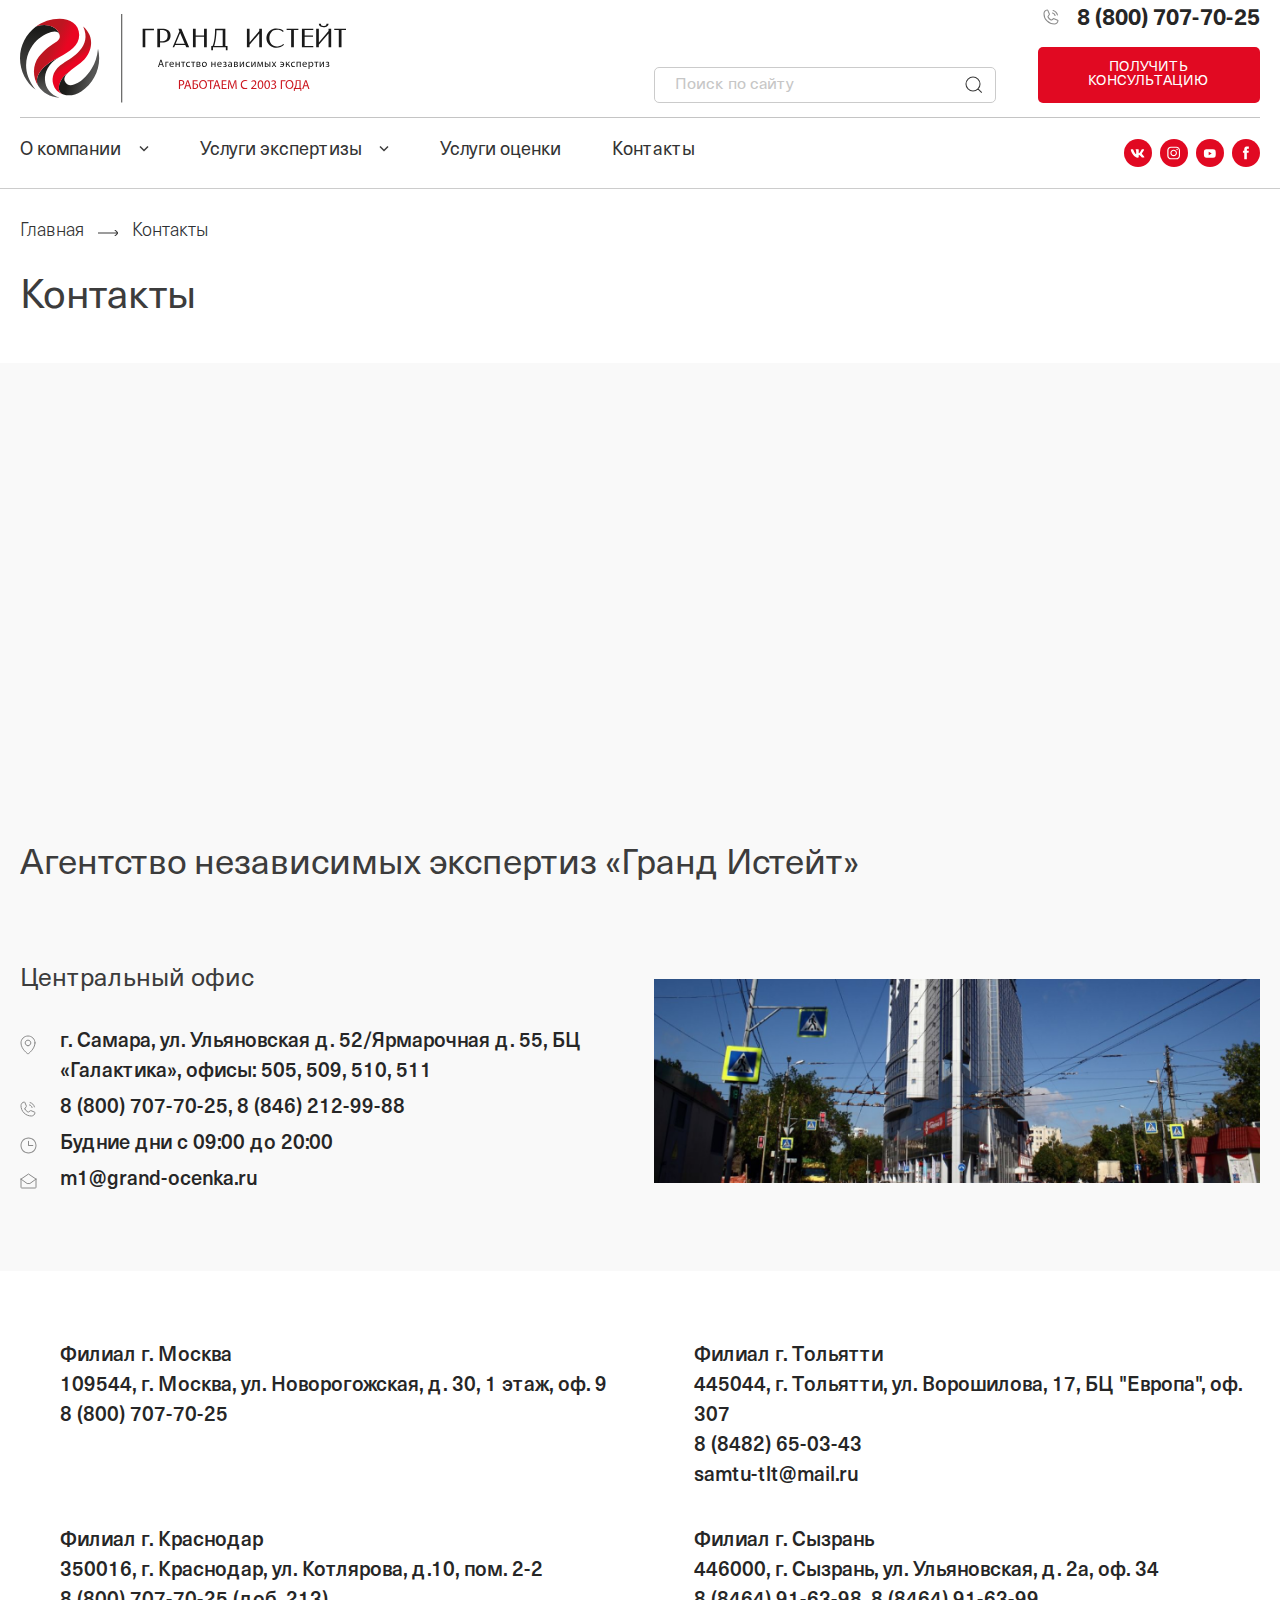
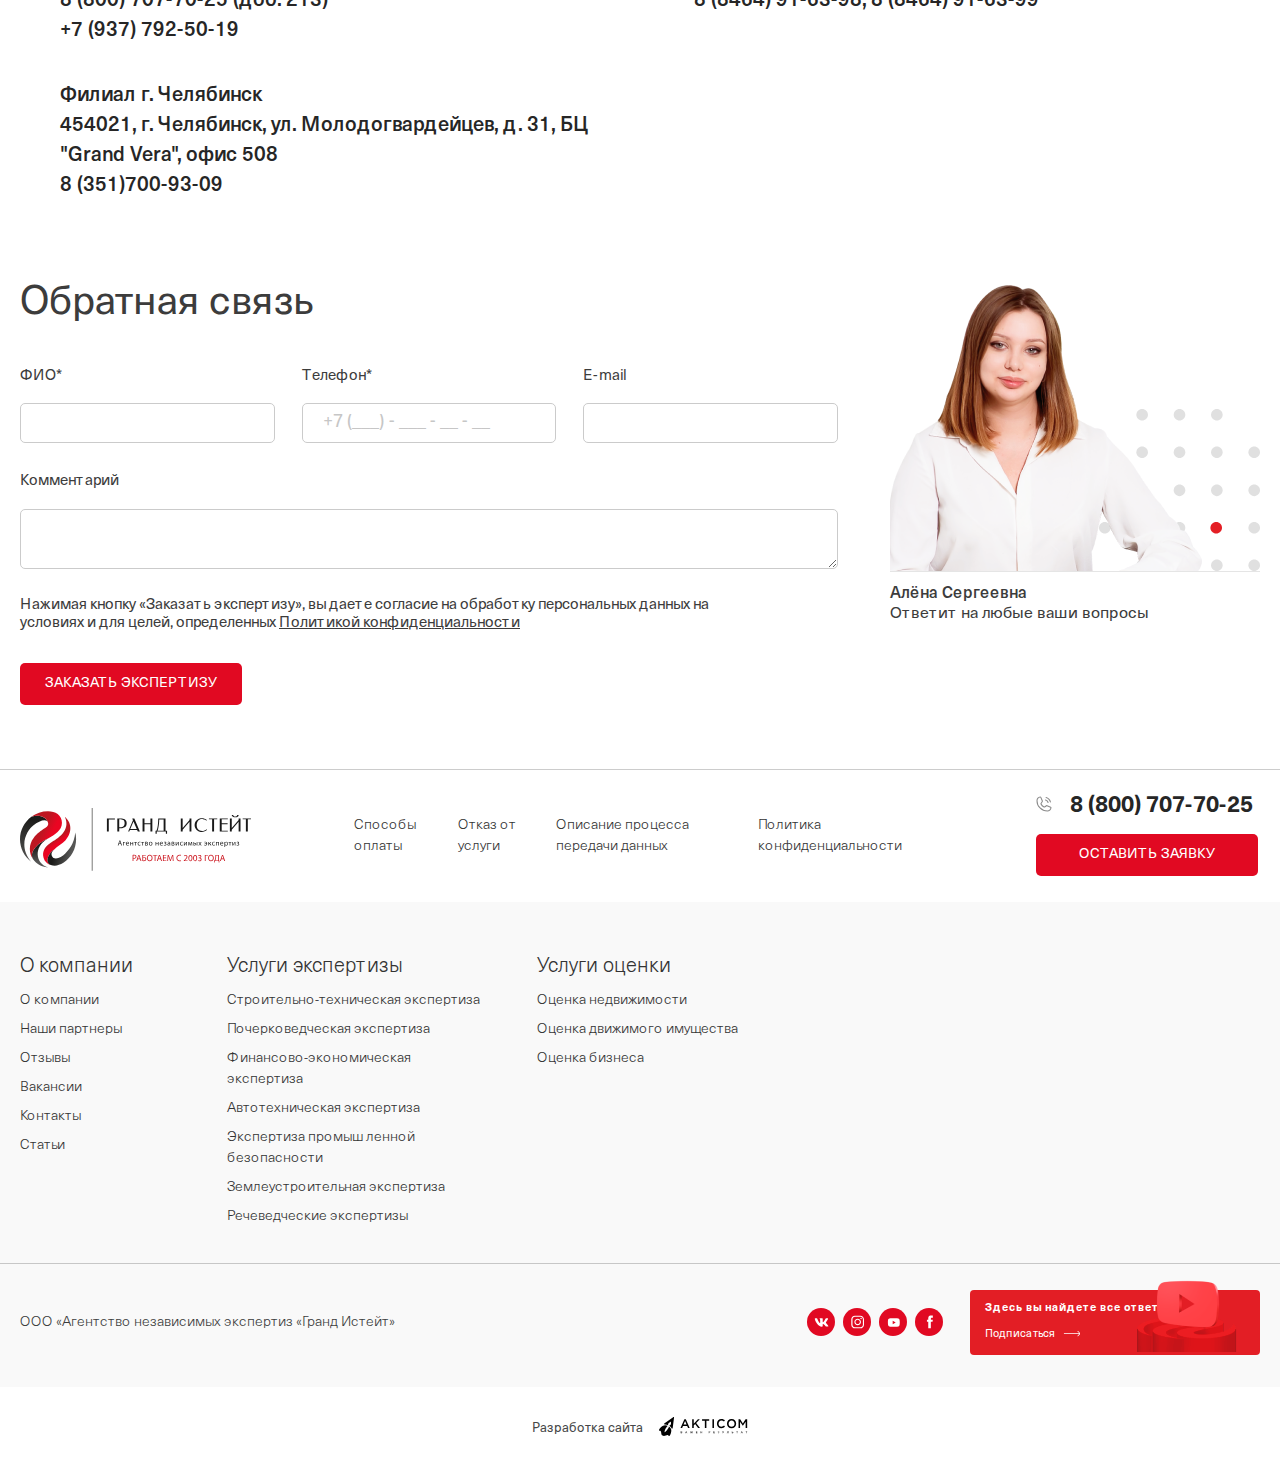
<file: contacts.html>
<!DOCTYPE html>
<html>
   <head>
      <meta charset="utf-8">
      <title>Контакты</title>
      <meta name="description" content="">
      <link rel="shortcut icon" href="img/favicon/favicon.ico" type="image/x-icon">
      <meta http-equiv="X-UA-Compatible" content="IE=edge">
      <meta name="viewport" content="width=device-width, initial-scale=1, maximum-scale=1">
      <!-- style -->
      <link rel="stylesheet" href="libs/bootstrap/bootstrap.min.css">
      <link rel="stylesheet" href="libs/slick/slick.css"/>
      <link rel="stylesheet" href="libs/slick/slick-theme.css"/>
      <link rel="stylesheet" href="libs/fancybox/jquery.fancybox.min.css">
      <link rel="stylesheet" href="libs/jquery/jquery-ui/jquery-ui.min.css"/>
      <link rel="stylesheet" href="libs/jquery/jquery-ui/jquery-ui.theme.min.css"/>
      <link rel="stylesheet" href="libs/scrollbar/jquery.mCustomScrollbar.min.css"/>
     
      <link rel="stylesheet" href="css/common.css">
    </head>
    <body class="page">
      <div class="wrapper">
        <header class="header">
          <div class="container">
            <div class="header__top">
              <div class="row -header-row">
              <div class="col-7 col-sm-6 col-md-4 col-xl-6 -header-logo-col">
                <div class="header__logo">
                    <a href="/" class="logo"><img src="i/logo.svg" alt=""></a>
                </div>
              </div>
              <div class="col-5 col-sm-6 col-md-8 col-xl-6 -header-contacts-col">
                <div class="header__info">
                  <div class="row -header-info-row">
                    <div class="col-md-7 -header-search-col">
                      <div class="header__search">
                        <form class="form-search">
                          <input class="form-search__input form-control" type="search" placeholder="Поиск по сайту" aria-label="Search">
                          <button class="btn btn-search" type="submit"></button>
                        </form>
                      </div>
                    </div>
                    <div class="col-md-5">
                      <div class="header__contacts">
                        <a href="tel:88007077025" class="header__phone -neu-b -fs-22">8 (800) 707-70-25</a>
                        <a href="#" class="btn btn-primary js-callback -fs-14">получить консультацию</a>
                      </div>
                    </div>
                  </div>
                </div>
                <div class="header__mobil">
                  <a href="tel:88007077025" class="m-phone"></a>
                  <a href="#" class="m-search"></a>
                  <a href="#hmenu" class="m-toggle"></a>
                </div> 
              </div>
              </div>
            </div>
            <div class="header__nav">
              <div class="row -header-nav-row">
                <div class="col-lg-10 -header-menu-col">
                  <nav class="header__menu menu navbar navbar-expand-md">
                    <a href="#hmenu" class="menu__toggle"></a>
                    <div class="collapse navbar-collapse" id="hmenu">
                      <div class="menu__close d-none"></div>
                      <div class="mobil-logo d-none">
                        <img src="i/logo.svg" alt="">
                      </div>
                      <ul class="navbar-nav -header-navbar">
                        <li class="nav-item dropdown">
                          <a href="#" class="nav-link dropdown-toggle">О компании</a>
                          <ul class="dropdown-menu">
                            <li class="dropdown-item">
                              <a class="dropdown-link" href="#">Наши цели</a>
                            </li>
                            <li class="dropdown-item">
                              <a class="dropdown-link" href="#">Наши клиенты</a>
                            </li>
                            <li class="dropdown-item">
                              <a class="dropdown-link" href="#">Отзывы</a>
                            </li>
                            <li class="dropdown-item">
                              <a class="dropdown-link" href="#">Наши партнеры</a>
                            </li>
                          </ul>
                        </li>
                        <li class="nav-item dropdown">
                          <a href="#" class="nav-link dropdown-toggle">Услуги экспертизы</a>
                          <ul class="dropdown-menu">
                            <li class="dropdown-item">
                              <a class="dropdown-link" href="#">Строительно-техническая экспертиза</a>
                            </li>
                            <li class="dropdown-item">
                              <a class="dropdown-link" href="#">Землеустроительная экспертиза</a>
                            </li>
                            <li class="dropdown-item">
                              <a class="dropdown-link" href="#">Почерковедческая экспертиза</a>
                            </li>
                            <li class="dropdown-item dropdown">
                              <a class="dropdown-link dropdown-toggle" href="#">Автотехническая экспертиза</a>
                              <ul class="dropdown-menu dropdown-menu-second">
                                <li class="dropdown-item">
                                  <a class="dropdown-link" href="#">Оценка стоимости восстановительного ремонта</a>
                                </li>
                                <li class="dropdown-item">
                                  <a class="dropdown-link" href="#">Оценка годных остатков</a>
                                </li>
                                <li class="dropdown-item">
                                  <a class="dropdown-link" href="#">Оценка технического состояния для списания</a>
                                </li>
                                <li class="dropdown-item">
                                  <a class="dropdown-link" href="#">Оценка утраты товарной стоимости – УТС</a>
                                </li>
                                <li class="dropdown-item">
                                  <a class="dropdown-link" href="#">Экспертиза качества кузовного ремонта</a>
                                </li>
                                <li class="dropdown-item">
                                  <a class="dropdown-link" href="#">Экспертиза двигателя</a>
                                </li>
                                <li class="dropdown-item">
                                  <a class="dropdown-link" href="#">Транспортно-трасологическая экспертиза</a>
                                </li>
                                <li class="dropdown-item">
                                  <a class="dropdown-link" href="#">Исследование обстоятельств ДТП</a>
                                </li>
                                <li class="dropdown-item">
                                  <a class="dropdown-link" href="#">Установление наличия дефектов (неисправностей) ТС</a>
                                </li>
                              </ul>
                            </li>
                            <li class="dropdown-item">
                              <a class="dropdown-link" href="#">Товароведческая экспертиза</a>
                            </li>
                            <li class="dropdown-item">
                              <a class="dropdown-link" href="#">Речеведческая экспертиза</a>
                            </li>
                          </ul>
                        </li>
                        <li class="nav-item">
                          <a href="#" class="nav-link">Услуги оценки</a>
                        </li>
                        <li class="nav-item">
                          <a href="#" class="nav-link">Контакты</a>
                        </li>
                        
                      </ul>
                      <div class="mobil-info">
                        <div class="row -mobil-info-row">
                          <div class="col-12">
                            <a href="tel:88007077025" class="header__phone -neu-b -fs-14">8 (800) 707-70-25</a>
                          </div>
                          <div class="col-12">
                            <a href="#" class="btn btn-primary js-callback -fs-12">оставить заявку</a>
                          </div>
                        </div>
                        <div class="m-social">
                          <a href="#" class="social-link -vk"></a>
                          <a href="#" class="social-link -inst"></a>
                          <a href="#" class="social-link -yt"></a>
                          <a href="#" class="social-link -fb"></a>
                        </div>
                       
                          <ul class="m-navbar -fs-12 -neu-l">
                            <li class="nav-item">
                              <a href="#" class="nav-link">Способы оплаты</a>
                            </li>
                            <li class="nav-item">
                              <a href="#" class="nav-link">Отказ от услуги</a>
                            </li>
                            <li class="nav-item">
                              <a href="#" class="nav-link">Описание процесса передачи данных</a>
                            </li>
                            <li class="nav-item">
                              <a href="#" class="nav-link">Политика конфиденциальности</a>
                            </li>
                          </ul>
                        
                      </div>
                    </div>
                </nav>
                </div>
                <div class="col-lg-2">
                  <div class="header__social">
                    <a href="#" class="social-link -vk"></a>
                    <a href="#" class="social-link -inst"></a>
                    <a href="#" class="social-link -yt"></a>
                    <a href="#" class="social-link -fb"></a>
                  </div>
                </div>
              </div>
            </div>
          </div>
        </header>
        
        <main class="main">
          <div class="breadcrumbs">
            <div class="container">
              <nav aria-label="breadcrumb">
                <ol class="breadcrumb -neu-l">
                  <li class="breadcrumb-item"><a href="#">Главная</a></li>
                  <li class="breadcrumb-item active" aria-current="page">Контакты</li>
                </ol>
              </nav>
            </div>
          </div>
          <div class="content pt-4 pb-0">
            <div class="container">
              <h1>Контакты</h1>
            </div>
          </div>
          <div class="section inner -bg-light-gray">
            <div class="container">
              <div class="contacts-map">
                <iframe src="https://yandex.ru/map-widget/v1/?um=constructor%3Af6d3206a4482f44cbebc6daf158ac203266d2b845a47811a2e03e137258eb2ba&amp;source=constructor" width="100%" height="350" frameborder="0"></iframe>
              </div>
              <div class="section__title -fs-35">Агентство независимых экспертиз «Гранд Истейт»</div>
              <div class="row -contacts-row">
                <div class="col-lg-6">
                  <div class="contacts-title -fs-25">Центральный офис</div>
                  <div class="contacts-info -fs-20 -neu-m">
                    <div class="address">
                      г. Самара, ул. Ульяновская д. 52/Ярмарочная д. 55, БЦ «Галактика», офисы: 505, 509, 510, 511
                    </div>
                    <div class="phone">
                      <a href="tel:88007077025">8 (800) 707-70-25</a>, <a href="tel:88462129988">8 (846) 212-99-88</a>
                    </div>
                    <div class="w-time">Будние дни с 09:00 до 20:00</div>
                    <div class="maill"><a href="mailto:m1@grand-ocenka.ru">m1@grand-ocenka.ru</a></div>
                  </div>
                </div>
                <div class="col-lg-6">
                  <img src="i/map.png" alt="" class="map-img">
                </div>
              </div>
            </div>
          </div>
          <div class="section inner pb-0">
            <div class="container">
              <div class="row -contacts-items-row">
                <div class="col-md-6 -branch-col -branch-col-1">
                  <div class="branch">
                    <div class="branch-text -fs-20 -neu-m">
                      Филиал г. Москва<br>
                      109544, г. Москва, ул. Новорогожская, д. 30, 1 этаж, оф. 9<br>
                      <a href="tel:88007077025">8 (800) 707-70-25</a>
                    </div>
                  </div>
                </div>
                <div class="col-md-6 -branch-col -branch-col-2">
                  <div class="branch">
                    <div class="branch-text -fs-20 -neu-m">
                      Филиал г. Тольятти<br>
                      445044, г. Тольятти, ул. Ворошилова, 17, БЦ "Европа", оф. 307<br>
                      <a href="tel:88482650343">8 (8482) 65-03-43</a><br>
                      <a href="mailto:samtu-tlt@mail.ru">samtu-tlt@mail.ru</a>
                    </div>
                  </div>
                </div>
                <div class="col-md-6 -branch-col -branch-col-3">
                  <div class="branch">
                    <div class="branch-text -fs-20 -neu-m">
                      Филиал г. Краснодар<br>
                      350016, г. Краснодар, ул. Котлярова, д.10, пом. 2-2<br>
                      <a href="tel:88007077025">8 (800) 707-70-25 (доб. 213)</a><br>
                      <a href="tel:79377925019">+7 (937) 792-50-19</a>
                    </div>
                  </div>
                </div>
                <div class="col-md-6 -branch-col -branch-col-4">
                  <div class="branch">
                    <div class="branch-text -fs-20 -neu-m">
                      Филиал г. Сызрань<br>
                      446000, г. Сызрань, ул. Ульяновская, д. 2а, оф. 34<br>
                      <a href="tel:88464916398">8 (8464) 91-63-98</a>, 
                      <a href="tel:88464916399">8 (8464) 91-63-99</a>
                    </div>
                  </div>
                </div>
                <div class="col-md-6 -branch-col -branch-col-5">
                  <div class="branch">
                    <div class="branch-text -fs-20 -neu-m">
                      Филиал г. Челябинск<br>
                      454021, г. Челябинск, ул. Молодогвардейцев, д. 31, БЦ "Grand Vera", офис 508<br>
                      <a href="tel:83517009309">8 (351)700-93-09</a> 
                    </div>
                  </div>
                </div>
              </div>
            </div>
          </div>
          <div class="section feedback">
            <div class="container">
              <div class="row -feedback-row">
                <div class="col-md-6 col-lg-8">
                  <div class="section__title -fs-40">Обратная связь</div>
                  <div class="feedback__form -fs-15">
                    <form class="form">
                      <div class="form-group -form-row row">
                        <div class="col-lg-4 -form-col">
                          <label for="i-name">ФИО*</label>
                          <input type="text" name="name" class="form-control" id="i-name" placeholder="">
                        </div>
                        <div class="col-lg-4 -form-col">
                          <label for="i-phone">Телефон*</label>
                          <input type="text" name="phone" class="form-control -mask" id="i-phone" placeholder="+7 (___) - ___ - __ - __">
                        </div>
                        <div class="col-lg-4 -form-col">
                          <label for="i-email">E-mail</label>
                          <input type="email" name="email" class="form-control" id="i-email" placeholder="">
                        </div>
                      </div>
                      <div class="form-group">
                        <label for="comment">Комментарий</label>
                        <textarea class="form-control" name="comment" id="comment" rows="2"></textarea>
                      </div>
                      <div class="policy">
                        <p>Нажимая кнопку «Заказать экспертизу», вы даете согласие на обработку персональных данных на условиях и для целей, определенных <a href="#">Политикой конфиденциальности</a></p>
                      </div>
                      <button class="btn btn-primary" type="submit">заказать экспертизу</button>
                    </form>
                  </div>
                </div>
                <div class="col-md-6 col-lg-4 -feedback-manager-col">
                  <div class="feedback__manager -fs-16">
                    <div class="manager-img"><img src="i/manager.png" alt=""></div>
                    <div class="manager-name -neu-m">Алёна Сергеевна</div>
                    <div class="manager-text">Ответит на любые ваши вопросы</div>
                  </div>
                </div>
              </div>
            </div>
          </div>
        </main>
        <footer class="footer">
          <div class="footer__top">
            <div class="container">
              <div class="-footer-row">
                <div class="footer__logo">
                  <img src="i/f-logo.svg" alt="">
                </div>
                <div class="footer__nav">
                  <ul class="footer-navbar -fs-14 -neu-l">
                    <li class="nav-item">
                      <a href="#" class="nav-link">Способы оплаты</a>
                    </li>
                    <li class="nav-item">
                      <a href="#" class="nav-link">Отказ от услуги</a>
                    </li>
                    <li class="nav-item">
                      <a href="#" class="nav-link">Описание процесса передачи данных</a>
                    </li>
                    <li class="nav-item">
                      <a href="#" class="nav-link">Политика конфиденциальности</a>
                    </li>
                  </ul>
                </div>
                <div class="footer__contacts">
                  <a href="tel:88007077025" class="footer__phone -neu-b -fs-22">8 (800) 707-70-25</a>
                  <a href="#" class="btn btn-primary js-callback -fs-14">оставить заявку</a>
                </div>
              </div>
            </div>
          </div>
          <div class="footer__center -bg-light-gray">
            <div class="container">
              <nav class="navbar navbar-expand-lg footer__menu -neu-l">
                <a href="#fmenu" class="menu__toggle"></a>
                <div class="footer-menu collapse navbar-collapse" id="fmenu">
                  <div class="row -footer-menu-row">
                    <div class="col-sm-6 col-md-6 col-lg-2">
                      <a class="nav-link footer-menu__title -fs-20" href="#">О компании</a>
                      <ul class="nav footer-menu__item -fs-14">
                          <li class="nav-item"><a class="nav-link" href="#">О компании</a></li>
                          <li class="nav-item"><a class="nav-link" href="#">Наши партнеры</a></li>
                          <li class="nav-item"><a class="nav-link" href="#">Отзывы</a></li>
                          <li class="nav-item"><a class="nav-link" href="#">Вакансии</a></li>
                          <li class="nav-item"><a class="nav-link" href="#">Контакты</a></li>
                          <li class="nav-item"><a class="nav-link" href="#">Статьи</a></li>
                      </ul>
                    </div>
                    <div class="col-sm-6 col-md-6 col-lg-3">
                      <a class="nav-link footer-menu__title -fs-20" href="#">Услуги экспертизы</a>
                      <ul class="nav footer-menu__item -fs-14">
                        <li class="nav-item">
                          <a class="nav-link" href="#">Строительно-техническая экспертиза</a>
                        </li>
                        <li class="nav-item">
                          <a class="nav-link" href="#">Почерковедческая экспертиза</a>
                        </li>
                        <li class="nav-item">
                          <a class="nav-link" href="#">Финансово-экономическая экспертиза</a>
                        </li>
                        <li class="nav-item">
                          <a class="nav-link" href="#">Автотехническая экспертиза</a>
                        </li>
                        <li class="nav-item">
                          <a class="nav-link" href="#">Экспертиза промыш ленной безопасности</a>
                        </li>
                        <li class="nav-item">
                          <a class="nav-link" href="#">Землеустроительная экспертиза</a>
                        </li>
                        <li class="nav-item">
                          <a class="nav-link" href="#">Речеведческие экспертизы</a>
                        </li>
                      </ul>
                    </div>
                    <div class="col-sm-6 col-md-6 col-lg-3">
                      <a class="nav-link footer-menu__title -fs-20" href="#">Услуги оценки</a>
                      <ul class="nav footer-menu__item -fs-14">
                        <li class="nav-item">
                          <a class="nav-link" href="#">Оценка недвижимости </a>
                        </li>
                        <li class="nav-item">
                          <a class="nav-link" href="#">Оценка движимого имущества</a>
                        </li>
                        <li class="nav-item">
                          <a class="nav-link" href="#">Оценка бизнеса</a>
                        </li>
                      </ul>
                    </div>
                  </div>
                </div>
              </nav>
            </div>
          </div>
          <div class="footer__bottom -bg-light-gray">
            <div class="container">
              <div class="row -footer-bottom-row">
                <div class="col-lg-7">
                  <div class="copy -fs-14 -neu-l">ООО «Агентство независимых экспертиз «Гранд Истейт»</div>
                </div>
                <div class="col-lg-2">
                  <div class="footer__social">
                    <a href="#" class="social-link -vk"></a>
                    <a href="#" class="social-link -inst"></a>
                    <a href="#" class="social-link -yt"></a>
                    <a href="#" class="social-link -fb"></a>
                  </div>
                </div>
                <div class="col-lg-3">
                  <div class="youtube-subscribe -fs-11">
                    <span class="youtube-subscribe__text -neu-b">Здесь вы найдете все ответы</span>
                    <a href="#" class="youtube-subscribe__link">Подписаться</a>
                  </div>
                </div>
              </div>
            </div>
          </div>
          
          <div class="footer__dev">
            <div class="container">
              <div class="dev -center">
                <span class="dev-text -fs-13">Разработка сайта </span>
                <a href="#" class="dev-logo"><img src="i/acticom.svg" alt=""></a>
              </div>
            </div>
          </div>
        </footer>
      </div>
      <script src="libs/jquery/jquery-3.4.1.min.js"></script>
      <script src="https://maps.api.2gis.ru/2.0/loader.js?pkg=full"></script>
      <script src="libs/bootstrap/bootstrap.min.js"></script>
      <script src="libs/slick/slick.min.js"></script>
      <script src="libs/jquery/jquery.maskedinput.min.js"></script>
      <script src="libs/fancybox/jquery.fancybox.min.js"></script>
      <script src="libs/jquery/jquery-ui/jquery-ui.min.js"></script>
      <script src="libs/scrollbar/jquery.mCustomScrollbar.concat.min.js"></script>
      <script src="js/common.js"></script>
   </body>
</html>
</file>
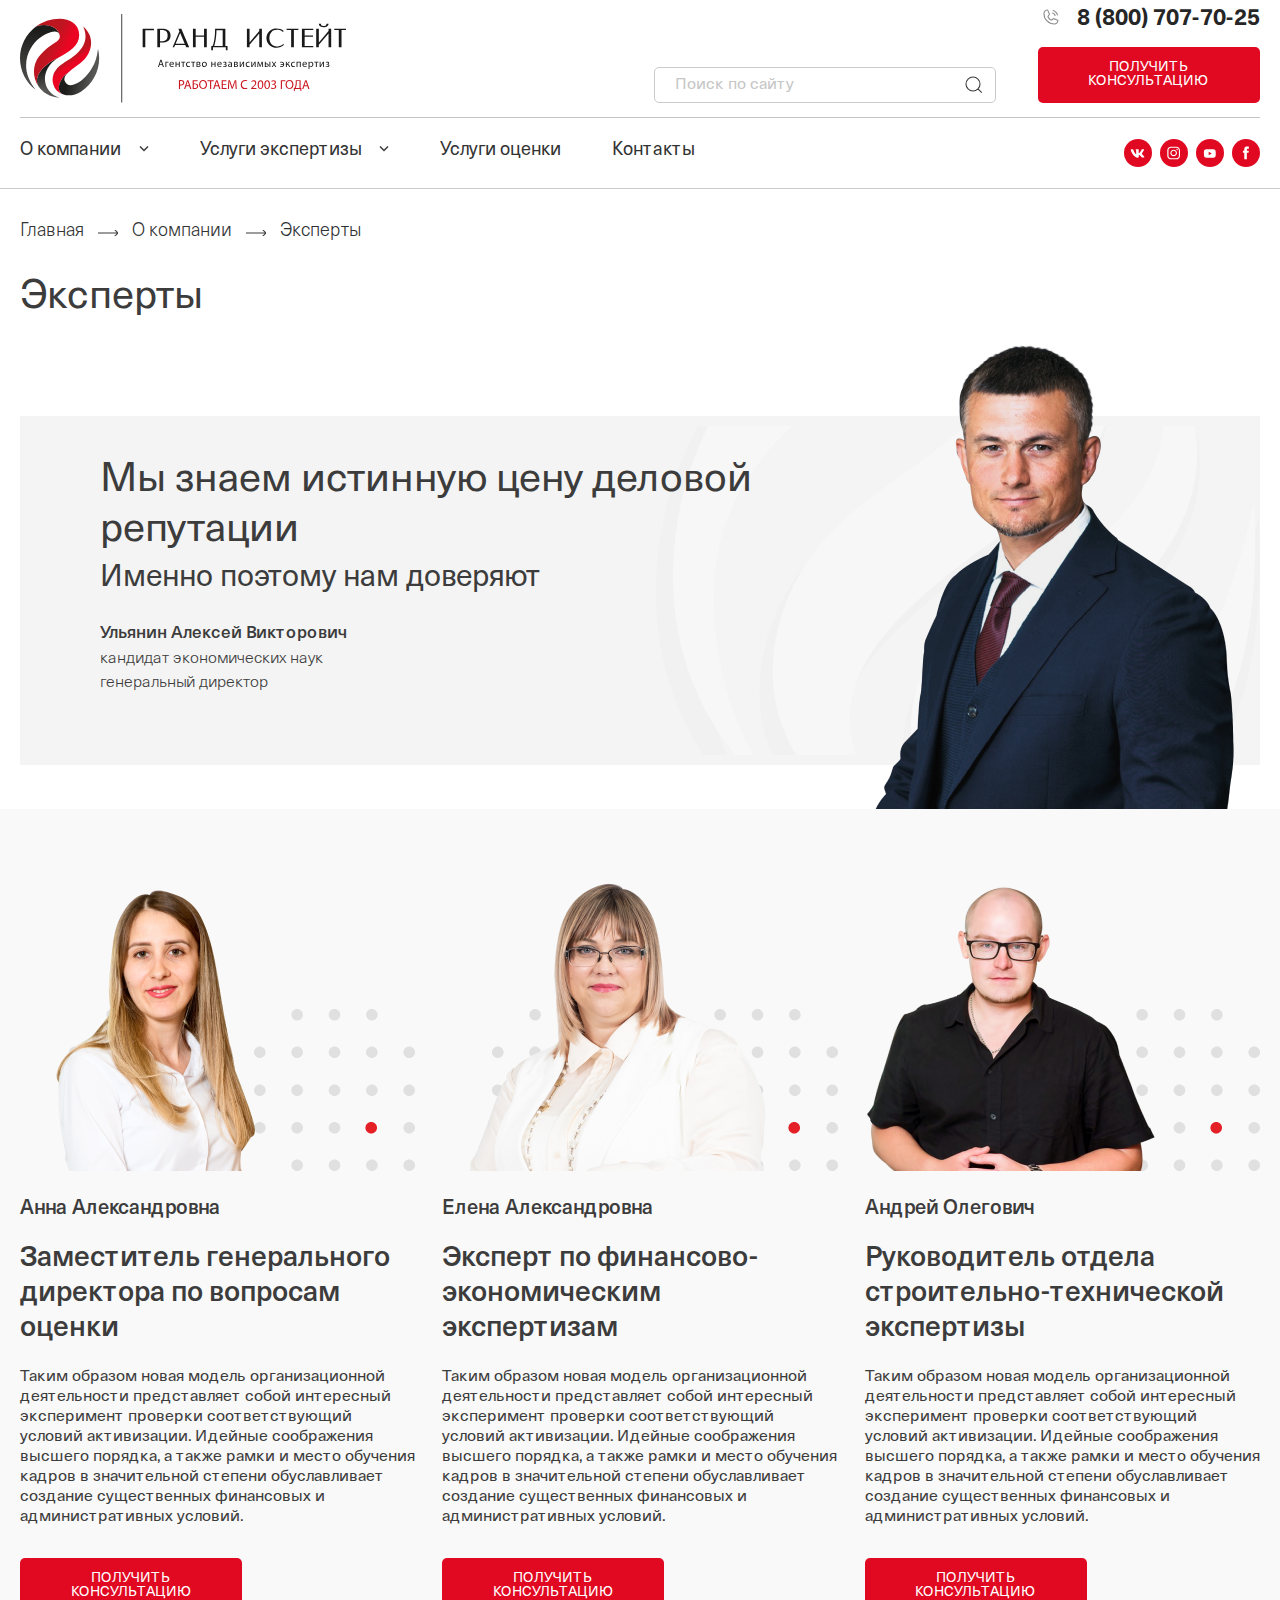
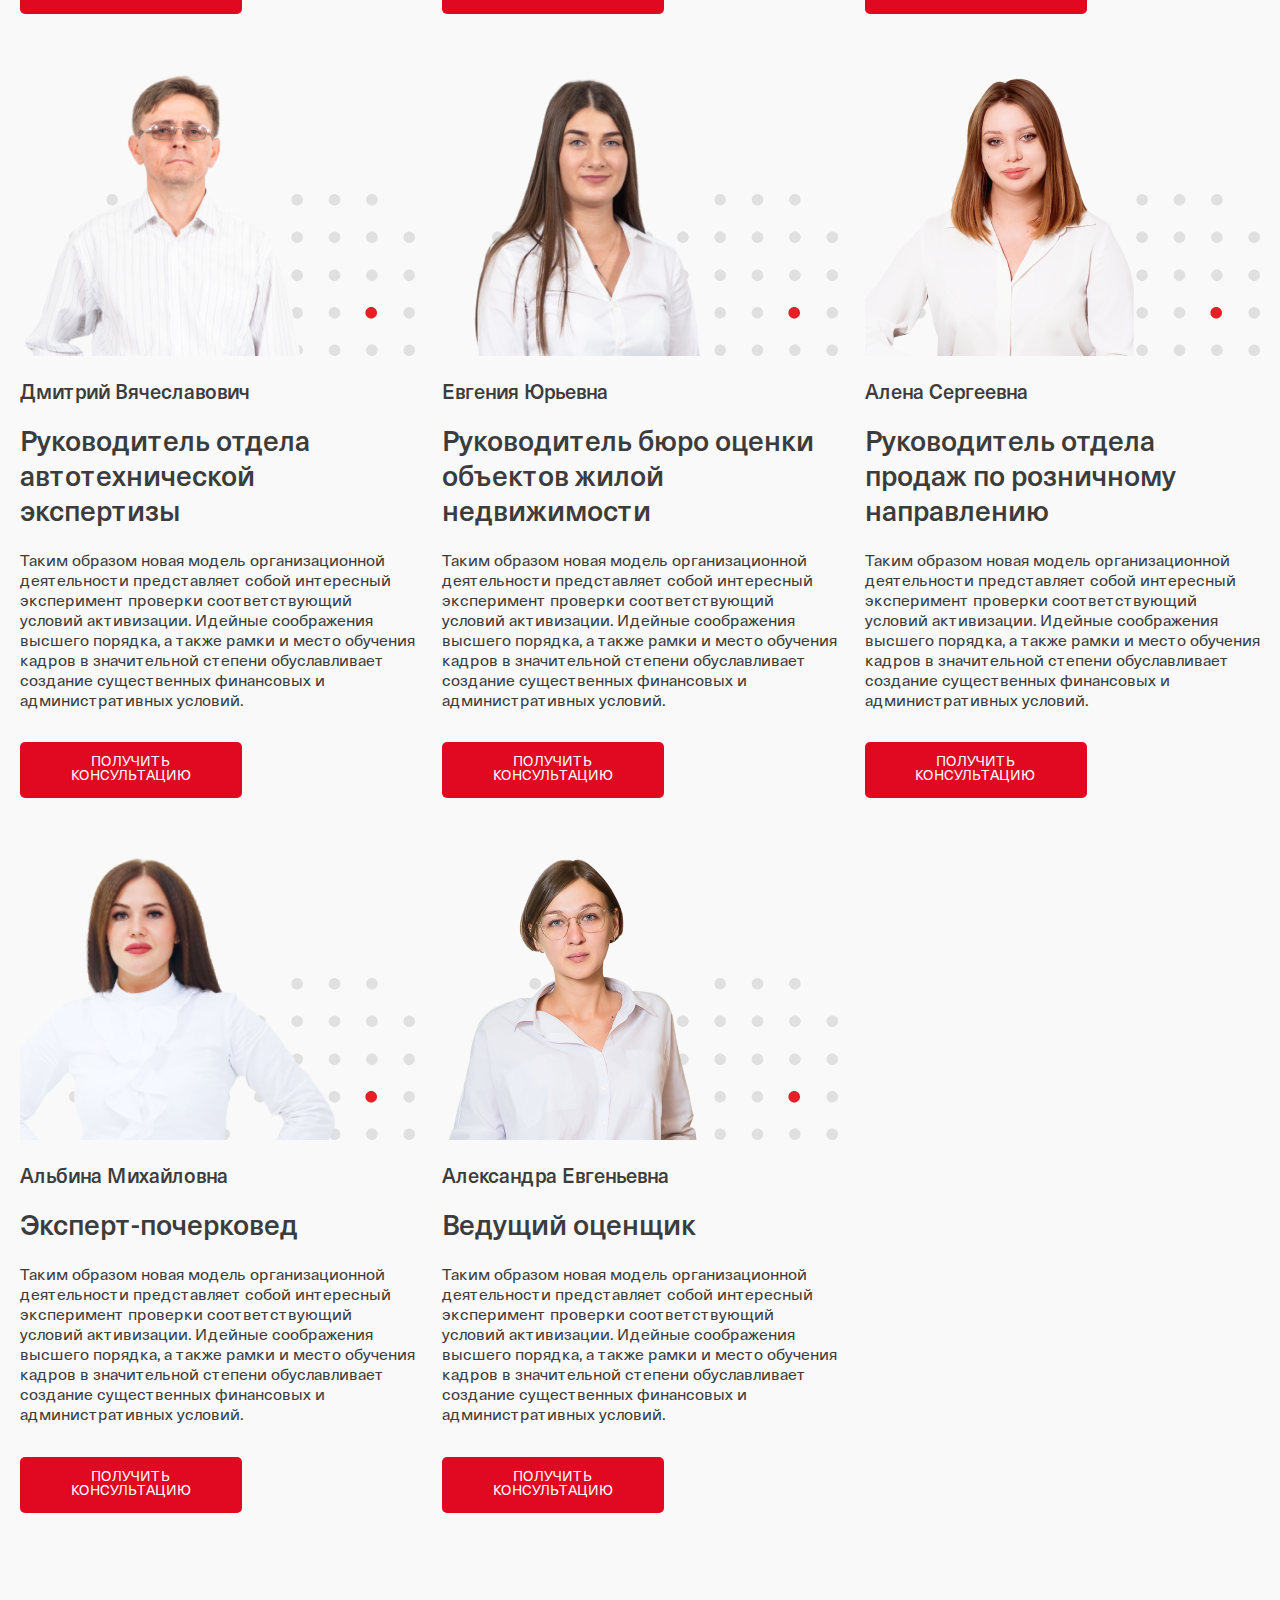
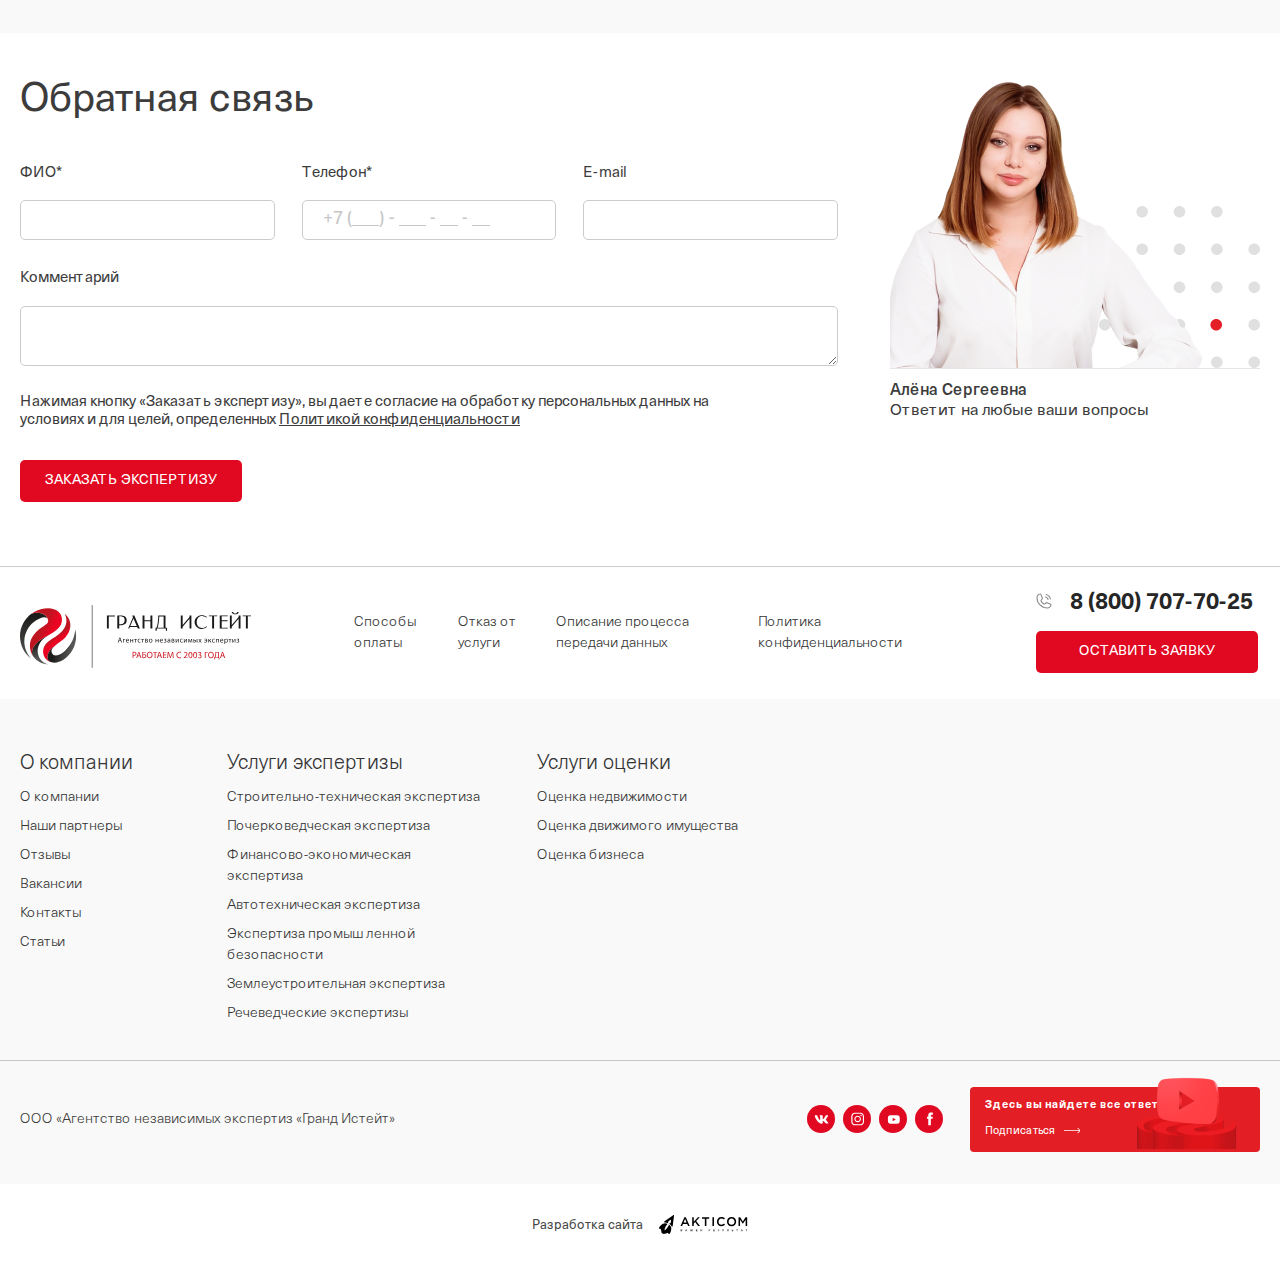
<file: experts.html>
<!DOCTYPE html>
<html>
   <head>
      <meta charset="utf-8">
      <title>Эксперты</title>
      <meta name="description" content="">
      <link rel="shortcut icon" href="img/favicon/favicon.ico" type="image/x-icon">
      <meta http-equiv="X-UA-Compatible" content="IE=edge">
      <meta name="viewport" content="width=device-width, initial-scale=1, maximum-scale=1">
      <!-- style -->
      <link rel="stylesheet" href="libs/bootstrap/bootstrap.min.css">
      <link rel="stylesheet" href="libs/slick/slick.css"/>
      <link rel="stylesheet" href="libs/slick/slick-theme.css"/>
      <link rel="stylesheet" href="libs/fancybox/jquery.fancybox.min.css">
      <link rel="stylesheet" href="libs/jquery/jquery-ui/jquery-ui.min.css"/>
      <link rel="stylesheet" href="libs/jquery/jquery-ui/jquery-ui.theme.min.css"/>
      <link rel="stylesheet" href="libs/scrollbar/jquery.mCustomScrollbar.min.css"/>
     
      <link rel="stylesheet" href="css/common.css">
    </head>
    <body class="page">
      <div class="wrapper">
        <header class="header">
          <div class="container">
            <div class="header__top">
              <div class="row -header-row">
              <div class="col-7 col-sm-6 col-md-4 col-xl-6 -header-logo-col">
                <div class="header__logo">
                    <a href="/" class="logo"><img src="i/logo.svg" alt=""></a>
                </div>
              </div>
              <div class="col-5 col-sm-6 col-md-8 col-xl-6 -header-contacts-col">
                <div class="header__info">
                  <div class="row -header-info-row">
                    <div class="col-md-7 -header-search-col">
                      <div class="header__search">
                        <form class="form-search">
                          <input class="form-search__input form-control" type="search" placeholder="Поиск по сайту" aria-label="Search">
                          <button class="btn btn-search" type="submit"></button>
                        </form>
                      </div>
                    </div>
                    <div class="col-md-5">
                      <div class="header__contacts">
                        <a href="tel:88007077025" class="header__phone -neu-b -fs-22">8 (800) 707-70-25</a>
                        <a href="#" class="btn btn-primary js-callback -fs-14">получить консультацию</a>
                      </div>
                    </div>
                  </div>
                </div>
                <div class="header__mobil">
                  <a href="tel:88007077025" class="m-phone"></a>
                  <a href="#" class="m-search"></a>
                  <a href="#hmenu" class="m-toggle"></a>
                </div> 
              </div>
              </div>
            </div>
            <div class="header__nav">
              <div class="row -header-nav-row">
                <div class="col-lg-10 -header-menu-col">
                  <nav class="header__menu menu navbar navbar-expand-md">
                    <a href="#hmenu" class="menu__toggle"></a>
                    <div class="collapse navbar-collapse" id="hmenu">
                      <div class="menu__close d-none"></div>
                      <div class="mobil-logo d-none">
                        <img src="i/logo.svg" alt="">
                      </div>
                      <ul class="navbar-nav -header-navbar">
                        <li class="nav-item dropdown">
                          <a href="#" class="nav-link dropdown-toggle">О компании</a>
                          <ul class="dropdown-menu">
                            <li class="dropdown-item">
                              <a class="dropdown-link" href="#">Наши цели</a>
                            </li>
                            <li class="dropdown-item">
                              <a class="dropdown-link" href="#">Наши клиенты</a>
                            </li>
                            <li class="dropdown-item">
                              <a class="dropdown-link" href="#">Отзывы</a>
                            </li>
                            <li class="dropdown-item">
                              <a class="dropdown-link" href="#">Наши партнеры</a>
                            </li>
                          </ul>
                        </li>
                        <li class="nav-item dropdown">
                          <a href="#" class="nav-link dropdown-toggle">Услуги экспертизы</a>
                          <ul class="dropdown-menu">
                            <li class="dropdown-item">
                              <a class="dropdown-link" href="#">Строительно-техническая экспертиза</a>
                            </li>
                            <li class="dropdown-item">
                              <a class="dropdown-link" href="#">Землеустроительная экспертиза</a>
                            </li>
                            <li class="dropdown-item">
                              <a class="dropdown-link" href="#">Почерковедческая экспертиза</a>
                            </li>
                            <li class="dropdown-item dropdown">
                              <a class="dropdown-link dropdown-toggle" href="#">Автотехническая экспертиза</a>
                              <ul class="dropdown-menu dropdown-menu-second">
                                <li class="dropdown-item">
                                  <a class="dropdown-link" href="#">Оценка стоимости восстановительного ремонта</a>
                                </li>
                                <li class="dropdown-item">
                                  <a class="dropdown-link" href="#">Оценка годных остатков</a>
                                </li>
                                <li class="dropdown-item">
                                  <a class="dropdown-link" href="#">Оценка технического состояния для списания</a>
                                </li>
                                <li class="dropdown-item">
                                  <a class="dropdown-link" href="#">Оценка утраты товарной стоимости – УТС</a>
                                </li>
                                <li class="dropdown-item">
                                  <a class="dropdown-link" href="#">Экспертиза качества кузовного ремонта</a>
                                </li>
                                <li class="dropdown-item">
                                  <a class="dropdown-link" href="#">Экспертиза двигателя</a>
                                </li>
                                <li class="dropdown-item">
                                  <a class="dropdown-link" href="#">Транспортно-трасологическая экспертиза</a>
                                </li>
                                <li class="dropdown-item">
                                  <a class="dropdown-link" href="#">Исследование обстоятельств ДТП</a>
                                </li>
                                <li class="dropdown-item">
                                  <a class="dropdown-link" href="#">Установление наличия дефектов (неисправностей) ТС</a>
                                </li>
                              </ul>
                            </li>
                            <li class="dropdown-item">
                              <a class="dropdown-link" href="#">Товароведческая экспертиза</a>
                            </li>
                            <li class="dropdown-item">
                              <a class="dropdown-link" href="#">Речеведческая экспертиза</a>
                            </li>
                          </ul>
                        </li>
                        <li class="nav-item">
                          <a href="#" class="nav-link">Услуги оценки</a>
                        </li>
                        <li class="nav-item">
                          <a href="#" class="nav-link">Контакты</a>
                        </li>
                        
                      </ul>
                      <div class="mobil-info">
                        <div class="row -mobil-info-row">
                          <div class="col-12">
                            <a href="tel:88007077025" class="header__phone -neu-b -fs-14">8 (800) 707-70-25</a>
                          </div>
                          <div class="col-12">
                            <a href="#" class="btn btn-primary js-callback -fs-12">оставить заявку</a>
                          </div>
                        </div>
                        <div class="m-social">
                          <a href="#" class="social-link -vk"></a>
                          <a href="#" class="social-link -inst"></a>
                          <a href="#" class="social-link -yt"></a>
                          <a href="#" class="social-link -fb"></a>
                        </div>
                       
                          <ul class="m-navbar -fs-12 -neu-l">
                            <li class="nav-item">
                              <a href="#" class="nav-link">Способы оплаты</a>
                            </li>
                            <li class="nav-item">
                              <a href="#" class="nav-link">Отказ от услуги</a>
                            </li>
                            <li class="nav-item">
                              <a href="#" class="nav-link">Описание процесса передачи данных</a>
                            </li>
                            <li class="nav-item">
                              <a href="#" class="nav-link">Политика конфиденциальности</a>
                            </li>
                          </ul>
                        
                      </div>
                    </div>
                </nav>
                </div>
                <div class="col-lg-2">
                  <div class="header__social">
                    <a href="#" class="social-link -vk"></a>
                    <a href="#" class="social-link -inst"></a>
                    <a href="#" class="social-link -yt"></a>
                    <a href="#" class="social-link -fb"></a>
                  </div>
                </div>
              </div>
            </div>
          </div>
        </header>
        
        <main class="main">
          <div class="breadcrumbs">
            <div class="container">
              <nav aria-label="breadcrumb">
                <ol class="breadcrumb -neu-l">
                  <li class="breadcrumb-item"><a href="#">Главная</a></li>
                  <li class="breadcrumb-item"><a href="#">О компании</a></li>
                  <li class="breadcrumb-item active" aria-current="page">Эксперты</li>
                </ol>
              </nav>
            </div>
          </div>
          <div class="content pt-4 pb-0">
            <div class="container">
              <h1>Эксперты</h1>
              <div class="quote-top -bg-cult">
                <div class="quote-top__wrap">
                  <div class="quote-top__info">
                    <div class="quote-top-title -fs-40">Мы знаем истинную цену деловой репутации</div>
                    <div class="quote-top-subtitle -fs-30">Именно поэтому нам доверяют</div>
                    <div class="quote-top-text -fs-16 -neu-l min-text m-hidden">
                      <p><span class="name -neu-m -fs-17">Ульянин Алексей Викторович</span>
                      кандидат экономических наук генеральный директор</p>
                    </div>
                  </div>
                  
                </div>
                <div class="quote-top__img">
                  <img src="i/expert-dir.png" alt="">
                </div>
                <div class="quote-top-text -fs-16 -neu-l min-text d-hidden">
                  <p><span class="name -neu-m -fs-17">Ульянин Алексей Викторович</span>
                  кандидат экономических наук генеральный директор</p>
                </div>
              </div> 
            </div>
          </div>
          <div class="section experts -bg-light-gray">
            <div class="container">
              <div class="row -experts-row">
                <div class="col-lg-4 col-md-6 -experts-col">
                  <div class="expert">
                    <div class="expert__top">
                      <div class="expert__photo"><img src="i/expert1.png" alt=""></div>  
                      <div class="expert__name -fs-20 -neu-m">Анна Александровна</div>
                      <div class="expert__post -fs-28 -neu-m">Заместитель генерального директора по вопросам оценки</div>
                    </div>
                    <div class="expert__text -fs-16">
                      <p>
                        Таким образом новая модель организационной деятельности представляет собой интересный эксперимент проверки соответствующий условий активизации. Идейные соображения высшего порядка, а также рамки и место обучения кадров в значительной степени обуславливает создание существенных финансовых и административных условий.
                      </p>
                      <a href="#" class="btn btn-primary js-callback -fs-14">получить консультацию</a>
                    </div>
                  </div>
                </div>
                <div class="col-lg-4 col-md-6 -experts-col">
                  <div class="expert">
                    <div class="expert__top">
                      <div class="expert__photo"><img src="i/expert2.png" alt=""></div>  
                      <div class="expert__name -fs-20 -neu-m">Елена Александровна</div>
                      <div class="expert__post -fs-28 -neu-m">Эксперт по финансово-экономическим экспертизам</div>
                    </div>
                    <div class="expert__text -fs-16">
                      <p>
                      Таким образом новая модель организационной деятельности представляет собой интересный эксперимент проверки соответствующий условий активизации. Идейные соображения высшего порядка, а также рамки и место обучения кадров в значительной степени обуславливает создание существенных финансовых и административных условий.</p>
                      <a href="#" class="btn btn-primary js-callback -fs-14">получить консультацию</a>
                    </div>
                  </div>
                </div>
                <div class="col-lg-4 col-md-6 -experts-col">
                  <div class="expert">
                    <div class="expert__top">
                      <div class="expert__photo"><img src="i/expert3.png" alt=""></div>  
                      <div class="expert__name -fs-20 -neu-m">Андрей Олегович</div>
                      <div class="expert__post -fs-28 -neu-m">Руководитель отдела строительно-технической экспертизы</div>
                    </div>
                    <div class="expert__text -fs-16">
                      <p>
                        Таким образом новая модель организационной деятельности представляет собой интересный эксперимент проверки соответствующий условий активизации. Идейные соображения высшего порядка, а также рамки и место обучения кадров в значительной степени обуславливает создание существенных финансовых и административных условий.</p>
                        <a href="#" class="btn btn-primary js-callback -fs-14">получить консультацию</a>
                    </div>
                  </div>
                </div>
                <div class="col-lg-4 col-md-6 -experts-col">
                  <div class="expert">
                    <div class="expert__top">
                      <div class="expert__photo"><img src="i/expert4.png" alt=""></div>  
                      <div class="expert__name -fs-20 -neu-m">Дмитрий Вячеславович</div>
                      <div class="expert__post -fs-28 -neu-m">Руководитель отдела автотехнической экспертизы</div>
                    </div>
                    <div class="expert__text -fs-16">
                      <p>
                        Таким образом новая модель организационной деятельности представляет собой интересный эксперимент проверки соответствующий условий активизации. Идейные соображения высшего порядка, а также рамки и место обучения кадров в значительной степени обуславливает создание существенных финансовых и административных условий.</p>
                        <a href="#" class="btn btn-primary js-callback -fs-14">получить консультацию</a>
                    </div>
                  </div>
                </div>
                <div class="col-lg-4 col-md-6 -experts-col">
                  <div class="expert">
                    <div class="expert__top">
                      <div class="expert__photo"><img src="i/expert5.png" alt=""></div>  
                      <div class="expert__name -fs-20 -neu-m">Евгения Юрьевна</div>
                      <div class="expert__post -fs-28 -neu-m">Руководитель бюро оценки объектов жилой недвижимости</div>
                    </div>
                    <div class="expert__text -fs-16">
                      <p>
                        Таким образом новая модель организационной деятельности представляет собой интересный эксперимент проверки соответствующий условий активизации. Идейные соображения высшего порядка, а также рамки и место обучения кадров в значительной степени обуславливает создание существенных финансовых и административных условий.</p>
                        <a href="#" class="btn btn-primary js-callback -fs-14">получить консультацию</a>
                    </div>
                  </div>
                </div>
                <div class="col-lg-4 col-md-6 -experts-col">
                  <div class="expert">
                    <div class="expert__top">
                      <div class="expert__photo"><img src="i/expert6.png" alt=""></div>  
                      <div class="expert__name -fs-20 -neu-m">Алена Сергеевна</div>
                      <div class="expert__post -fs-28 -neu-m">Руководитель отдела продаж по розничному направлению</div>
                    </div>
                    <div class="expert__text -fs-16">
                      <p>
                        Таким образом новая модель организационной деятельности представляет собой интересный эксперимент проверки соответствующий условий активизации. Идейные соображения высшего порядка, а также рамки и место обучения кадров в значительной степени обуславливает создание существенных финансовых и административных условий.</p>
                        <a href="#" class="btn btn-primary js-callback -fs-14">получить консультацию</a>
                    </div>
                  </div>
                </div>
                <div class="col-lg-4 col-md-6 -experts-col">
                  <div class="expert">
                    <div class="expert__top">
                      <div class="expert__photo"><img src="i/expert7.png" alt=""></div>  
                      <div class="expert__name -fs-20 -neu-m">Альбина Михайловна</div>
                      <div class="expert__post -fs-28 -neu-m">Эксперт-почерковед</div>
                    </div>
                    <div class="expert__text -fs-16">
                      <p>
                        Таким образом новая модель организационной деятельности представляет собой интересный эксперимент проверки соответствующий условий активизации. Идейные соображения высшего порядка, а также рамки и место обучения кадров в значительной степени обуславливает создание существенных финансовых и административных условий.</p>
                        <a href="#" class="btn btn-primary js-callback -fs-14">получить консультацию</a>
                    </div>
                  </div>
                </div>
                <div class="col-lg-4 col-md-6 -experts-col">
                  <div class="expert">
                    <div class="expert__top">
                      <div class="expert__photo"><img src="i/expert8.png" alt=""></div>  
                      <div class="expert__name -fs-20 -neu-m">Александра Евгеньевна</div>
                      <div class="expert__post -fs-28 -neu-m">Ведущий оценщик</div>
                    </div>
                    <div class="expert__text -fs-16">
                      <p>
                        Таким образом новая модель организационной деятельности представляет собой интересный эксперимент проверки соответствующий условий активизации. Идейные соображения высшего порядка, а также рамки и место обучения кадров в значительной степени обуславливает создание существенных финансовых и административных условий.</p>
                        <a href="#" class="btn btn-primary js-callback -fs-14">получить консультацию</a>
                    </div>
                  </div>
                </div>
              </div>
            </div>
          </div>




 
  

          <div class="section feedback">
            <div class="container">
              <div class="row -feedback-row">
                <div class="col-md-6 col-lg-8">
                  <div class="section__title -fs-40">Обратная связь</div>
                  <div class="feedback__form -fs-15">
                    <form class="form">
                      <div class="form-group -form-row row">
                        <div class="col-lg-4 -form-col">
                          <label for="i-name">ФИО*</label>
                          <input type="text" name="name" class="form-control" id="i-name" placeholder="">
                        </div>
                        <div class="col-lg-4 -form-col">
                          <label for="i-phone">Телефон*</label>
                          <input type="text" name="phone" class="form-control -mask" id="i-phone" placeholder="+7 (___) - ___ - __ - __">
                        </div>
                        <div class="col-lg-4 -form-col">
                          <label for="i-email">E-mail</label>
                          <input type="email" name="email" class="form-control" id="i-email" placeholder="">
                        </div>
                      </div>
                      <div class="form-group">
                        <label for="comment">Комментарий</label>
                        <textarea class="form-control" name="comment" id="comment" rows="2"></textarea>
                      </div>
                      <div class="policy">
                        <p>Нажимая кнопку «Заказать экспертизу», вы даете согласие на обработку персональных данных на условиях и для целей, определенных <a href="#">Политикой конфиденциальности</a></p>
                      </div>
                      <button class="btn btn-primary" type="submit">заказать экспертизу</button>
                    </form>
                  </div>
                </div>
                <div class="col-md-6 col-lg-4 -feedback-manager-col">
                  <div class="feedback__manager -fs-16">
                    <div class="manager-img"><img src="i/manager.png" alt=""></div>
                    <div class="manager-name -neu-m">Алёна Сергеевна</div>
                    <div class="manager-text">Ответит на любые ваши вопросы</div>
                  </div>
                </div>
              </div>
            </div>
          </div>
        </main>
        <footer class="footer">
          <div class="footer__top">
            <div class="container">
              <div class="-footer-row">
                <div class="footer__logo">
                  <img src="i/f-logo.svg" alt="">
                </div>
                <div class="footer__nav">
                  <ul class="footer-navbar -fs-14 -neu-l">
                    <li class="nav-item">
                      <a href="#" class="nav-link">Способы оплаты</a>
                    </li>
                    <li class="nav-item">
                      <a href="#" class="nav-link">Отказ от услуги</a>
                    </li>
                    <li class="nav-item">
                      <a href="#" class="nav-link">Описание процесса передачи данных</a>
                    </li>
                    <li class="nav-item">
                      <a href="#" class="nav-link">Политика конфиденциальности</a>
                    </li>
                  </ul>
                </div>
                <div class="footer__contacts">
                  <a href="tel:88007077025" class="footer__phone -neu-b -fs-22">8 (800) 707-70-25</a>
                  <a href="#" class="btn btn-primary js-callback -fs-14">оставить заявку</a>
                </div>
              </div>
            </div>
          </div>
          <div class="footer__center -bg-light-gray">
            <div class="container">
              <nav class="navbar navbar-expand-lg footer__menu -neu-l">
                <a href="#fmenu" class="menu__toggle"></a>
                <div class="footer-menu collapse navbar-collapse" id="fmenu">
                  <div class="row -footer-menu-row">
                    <div class="col-sm-6 col-md-6 col-lg-2">
                      <a class="nav-link footer-menu__title -fs-20" href="#">О компании</a>
                      <ul class="nav footer-menu__item -fs-14">
                          <li class="nav-item"><a class="nav-link" href="#">О компании</a></li>
                          <li class="nav-item"><a class="nav-link" href="#">Наши партнеры</a></li>
                          <li class="nav-item"><a class="nav-link" href="#">Отзывы</a></li>
                          <li class="nav-item"><a class="nav-link" href="#">Вакансии</a></li>
                          <li class="nav-item"><a class="nav-link" href="#">Контакты</a></li>
                          <li class="nav-item"><a class="nav-link" href="#">Статьи</a></li>
                      </ul>
                    </div>
                    <div class="col-sm-6 col-md-6 col-lg-3">
                      <a class="nav-link footer-menu__title -fs-20" href="#">Услуги экспертизы</a>
                      <ul class="nav footer-menu__item -fs-14">
                        <li class="nav-item">
                          <a class="nav-link" href="#">Строительно-техническая экспертиза</a>
                        </li>
                        <li class="nav-item">
                          <a class="nav-link" href="#">Почерковедческая экспертиза</a>
                        </li>
                        <li class="nav-item">
                          <a class="nav-link" href="#">Финансово-экономическая экспертиза</a>
                        </li>
                        <li class="nav-item">
                          <a class="nav-link" href="#">Автотехническая экспертиза</a>
                        </li>
                        <li class="nav-item">
                          <a class="nav-link" href="#">Экспертиза промыш ленной безопасности</a>
                        </li>
                        <li class="nav-item">
                          <a class="nav-link" href="#">Землеустроительная экспертиза</a>
                        </li>
                        <li class="nav-item">
                          <a class="nav-link" href="#">Речеведческие экспертизы</a>
                        </li>
                      </ul>
                    </div>
                    <div class="col-sm-6 col-md-6 col-lg-3">
                      <a class="nav-link footer-menu__title -fs-20" href="#">Услуги оценки</a>
                      <ul class="nav footer-menu__item -fs-14">
                        <li class="nav-item">
                          <a class="nav-link" href="#">Оценка недвижимости </a>
                        </li>
                        <li class="nav-item">
                          <a class="nav-link" href="#">Оценка движимого имущества</a>
                        </li>
                        <li class="nav-item">
                          <a class="nav-link" href="#">Оценка бизнеса</a>
                        </li>
                      </ul>
                    </div>
                  </div>
                </div>
              </nav>
            </div>
          </div>
          <div class="footer__bottom -bg-light-gray">
            <div class="container">
              <div class="row -footer-bottom-row">
                <div class="col-lg-7">
                  <div class="copy -fs-14 -neu-l">ООО «Агентство независимых экспертиз «Гранд Истейт»</div>
                </div>
                <div class="col-lg-2">
                  <div class="footer__social">
                    <a href="#" class="social-link -vk"></a>
                    <a href="#" class="social-link -inst"></a>
                    <a href="#" class="social-link -yt"></a>
                    <a href="#" class="social-link -fb"></a>
                  </div>
                </div>
                <div class="col-lg-3">
                  <div class="youtube-subscribe -fs-11">
                    <span class="youtube-subscribe__text -neu-b">Здесь вы найдете все ответы</span>
                    <a href="#" class="youtube-subscribe__link">Подписаться</a>
                  </div>
                </div>
              </div>
            </div>
          </div>
          
          <div class="footer__dev">
            <div class="container">
              <div class="dev -center">
                <span class="dev-text -fs-13">Разработка сайта </span>
                <a href="#" class="dev-logo"><img src="i/acticom.svg" alt=""></a>
              </div>
            </div>
          </div>
        </footer>
      </div>
      <script src="libs/jquery/jquery-3.4.1.min.js"></script>
      <script src="https://maps.api.2gis.ru/2.0/loader.js?pkg=full"></script>
      <script src="libs/bootstrap/bootstrap.min.js"></script>
      <script src="libs/slick/slick.min.js"></script>
      <script src="libs/jquery/jquery.maskedinput.min.js"></script>
      <script src="libs/fancybox/jquery.fancybox.min.js"></script>
      <script src="libs/jquery/jquery-ui/jquery-ui.min.js"></script>
      <script src="libs/scrollbar/jquery.mCustomScrollbar.concat.min.js"></script>
      <script src="js/common.js"></script>
   </body>
</html>
</file>
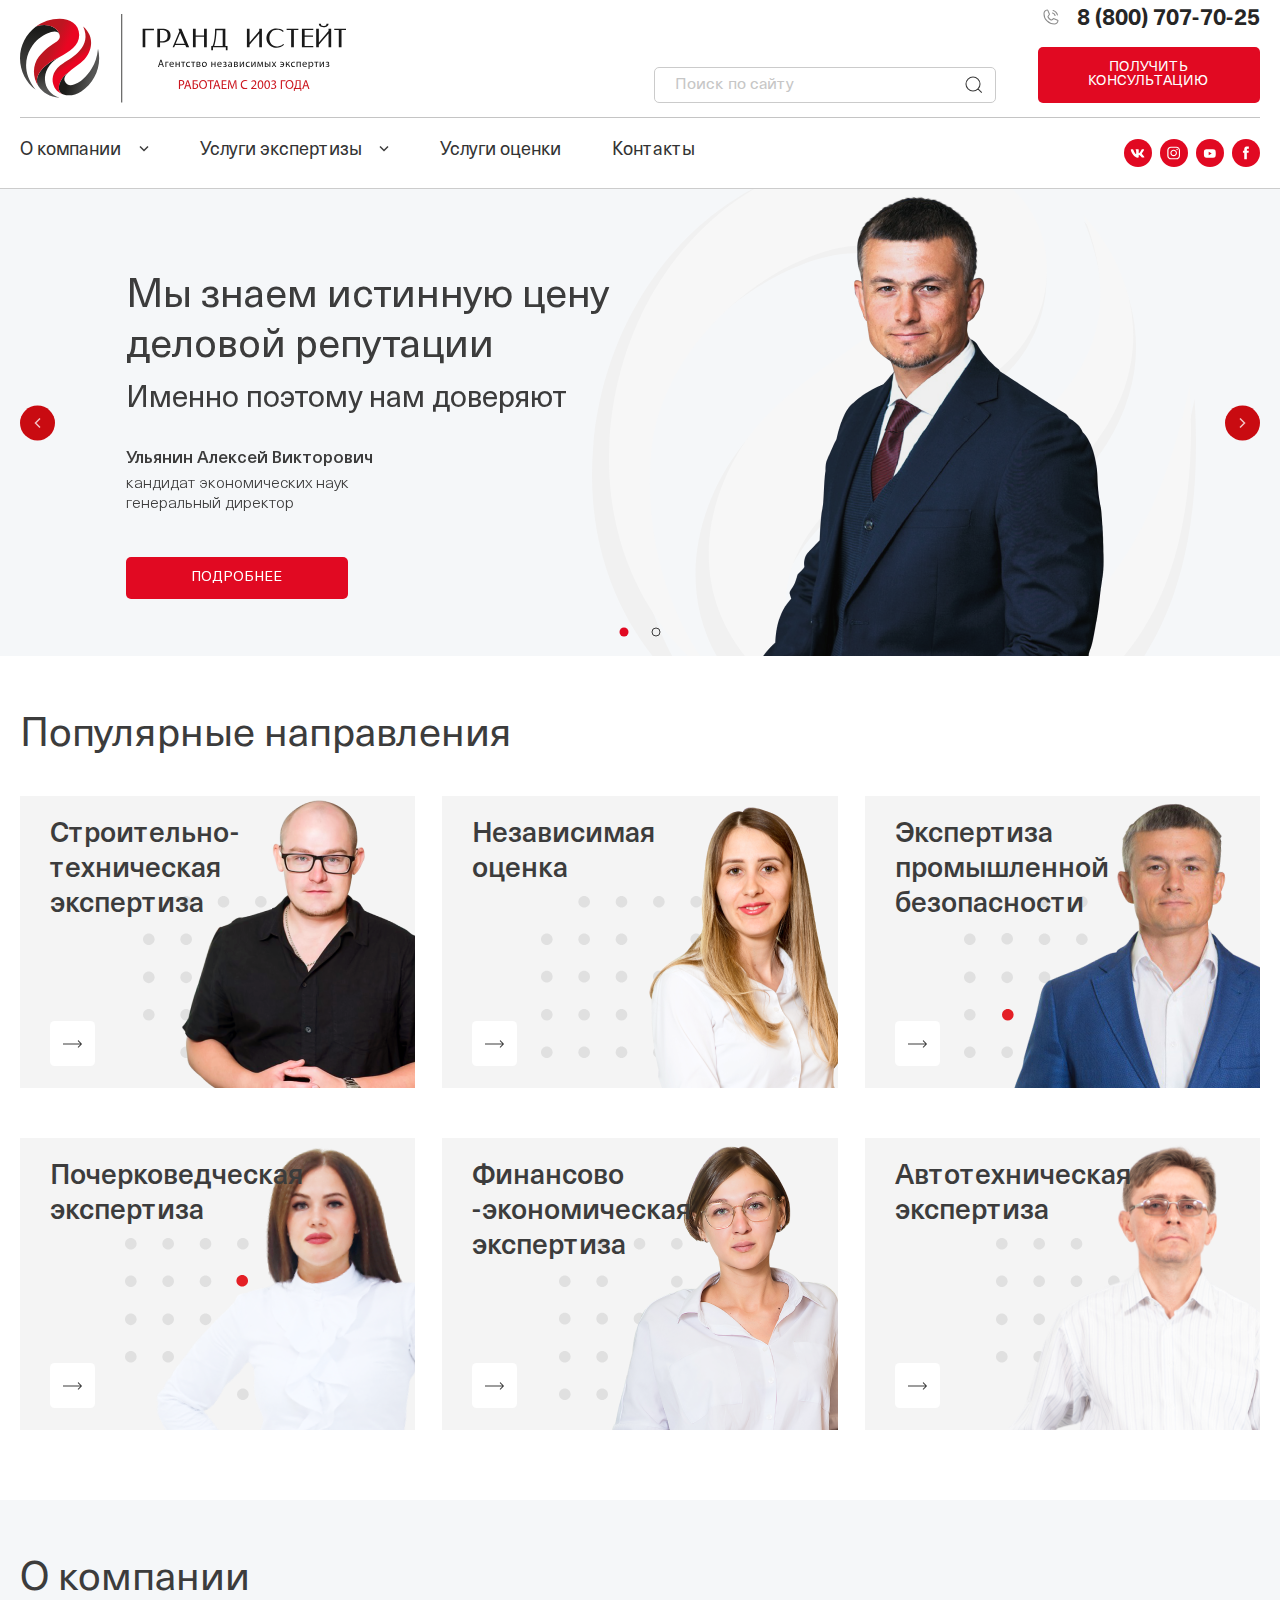
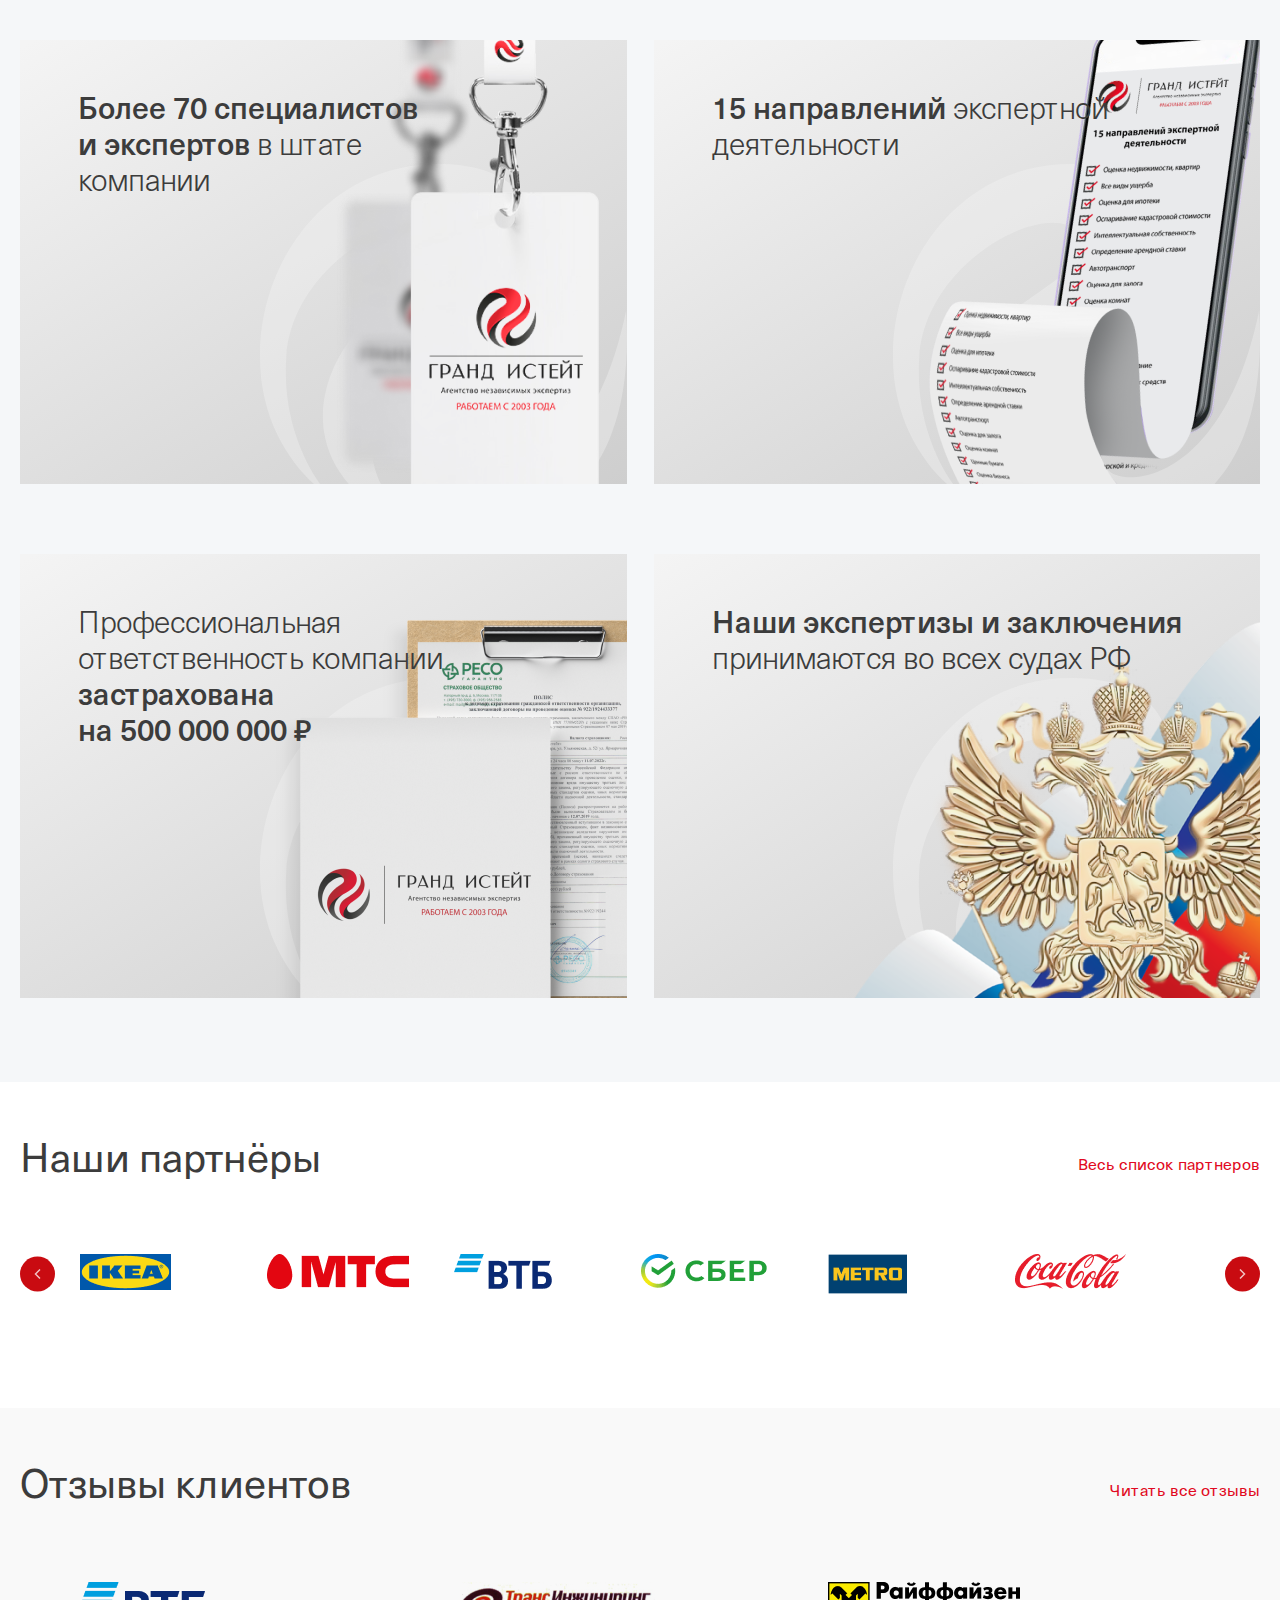
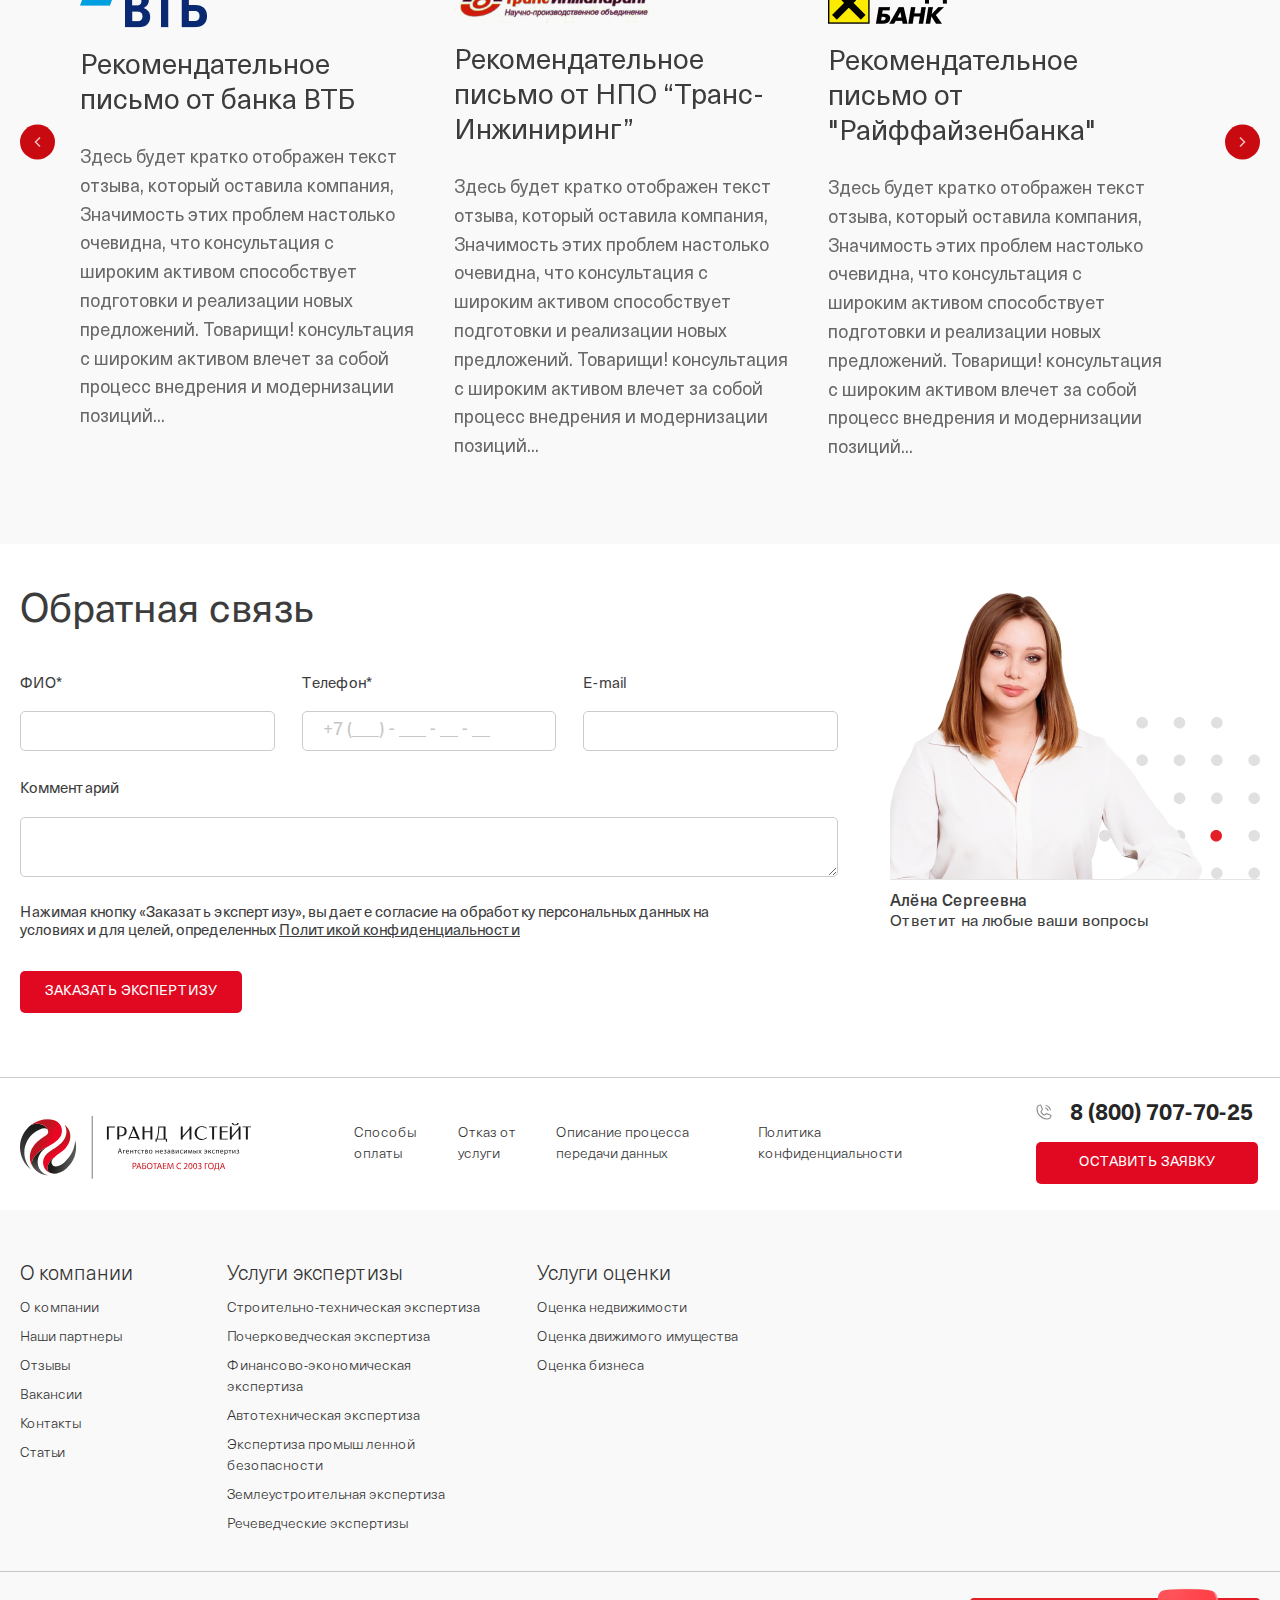
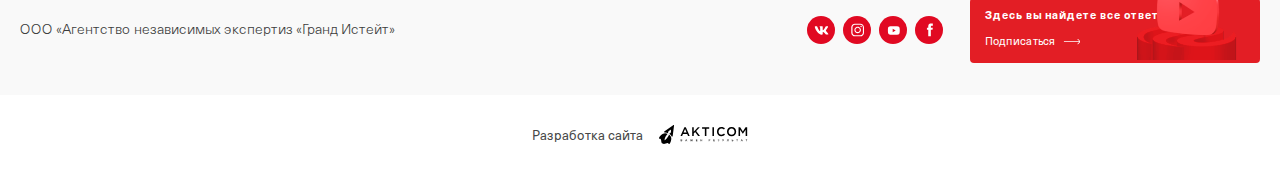
<file: forms.html>
<!DOCTYPE html>
<html>
   <head>
      <meta charset="utf-8">
      <title>Home</title>
      <meta name="description" content="">
      <link rel="shortcut icon" href="img/favicon/favicon.ico" type="image/x-icon">
      <meta http-equiv="X-UA-Compatible" content="IE=edge">
      <meta name="viewport" content="width=device-width, initial-scale=1, maximum-scale=1">
      <!-- style -->
      <link rel="stylesheet" href="libs/bootstrap/bootstrap.min.css">
      <link rel="stylesheet" href="libs/slick/slick.css"/>
      <link rel="stylesheet" href="libs/slick/slick-theme.css"/>
      <link rel="stylesheet" href="libs/fancybox/jquery.fancybox.min.css">
      <link rel="stylesheet" href="libs/jquery/jquery-ui/jquery-ui.min.css"/>
      <link rel="stylesheet" href="libs/jquery/jquery-ui/jquery-ui.theme.min.css"/>
      <link rel="stylesheet" href="css/common.css">
    </head>
    <body class="home">
      <div class="wrapper">
        <header class="header">
          <div class="container">
            <div class="header__top">
              <div class="row -header-row">
              <div class="col-sm-6 col-md-4 col-xl-6 -header-logo-col">
                <div class="header__logo">
                    <a href="/" class="logo"><img src="i/logo.svg" alt=""></a>
                </div>
              </div>
              <div class="col-sm-6 col-md-8 col-xl-6 -header-contacts-col">
                <div class="header__info">
                  <div class="row -header-info-row">
                    <div class="col-md-7 -header-search-col">
                      <div class="header__search">
                        <form class="form-search">
                          <input class="form-search__input form-control" type="search" placeholder="Поиск по сайту" aria-label="Search">
                          <button class="btn btn-search" type="submit"></button>
                        </form>
                      </div>
                    </div>
                    <div class="col-md-5">
                      <div class="header__contacts">
                        <a href="tel:88007077025" class="header__phone -neu-b -fs-22">8 (800) 707-70-25</a>
                        <a href="#callback" data-fancybox class="btn btn-primary js-callback -fs-14">получить консультацию</a>
                      </div>
                    </div>
                  </div>
                </div>
              </div>
              </div>
            </div>
            <div class="header__nav">
              <div class="row -header-nav-row">
                <div class="col-lg-10 -header-menu-col">
                  <nav class="header__menu menu navbar navbar-expand-md">
                    <a href="#hmenu" class="menu__toggle"></a>
                    <div class="collapse navbar-collapse" id="hmenu">
                      <div class="menu__close d-none"></div>
                      <div class="mobil-logo d-none">
                        <img src="i/logo.svg" alt="">
                      </div>
                      <ul class="navbar-nav -header-navbar">
                        <li class="nav-item dropdown">
                          <a href="#" class="nav-link dropdown-toggle">О компании</a>
                          <ul class="dropdown-menu">
                            <li class="dropdown-item">
                              <a class="dropdown-link" href="#">Наши цели</a>
                            </li>
                            <li class="dropdown-item">
                              <a class="dropdown-link" href="#">Наши клиенты</a>
                            </li>
                            <li class="dropdown-item">
                              <a class="dropdown-link" href="#">Отзывы</a>
                            </li>
                            <li class="dropdown-item">
                              <a class="dropdown-link" href="#">Наши партнеры</a>
                            </li>
                          </ul>
                        </li>
                        <li class="nav-item dropdown">
                          <a href="#" class="nav-link dropdown-toggle">Услуги экспертизы</a>
                          <ul class="dropdown-menu">
                            <li class="dropdown-item">
                              <a class="dropdown-link" href="#">Строительно-техническая экспертиза</a>
                            </li>
                            <li class="dropdown-item">
                              <a class="dropdown-link" href="#">Землеустроительная экспертиза</a>
                            </li>
                            <li class="dropdown-item">
                              <a class="dropdown-link" href="#">Почерковедческая экспертиза</a>
                            </li>
                            <li class="dropdown-item dropdown">
                              <a class="dropdown-link dropdown-toggle" href="#">Автотехническая экспертиза</a>
                              <ul class="dropdown-menu dropdown-menu-second">
                                <li class="dropdown-item">
                                  <a class="dropdown-link" href="#">Оценка стоимости восстановительного ремонта</a>
                                </li>
                                <li class="dropdown-item">
                                  <a class="dropdown-link" href="#">Оценка годных остатков</a>
                                </li>
                                <li class="dropdown-item">
                                  <a class="dropdown-link" href="#">Оценка технического состояния для списания</a>
                                </li>
                                <li class="dropdown-item">
                                  <a class="dropdown-link" href="#">Оценка утраты товарной стоимости – УТС</a>
                                </li>
                                <li class="dropdown-item">
                                  <a class="dropdown-link" href="#">Экспертиза качества кузовного ремонта</a>
                                </li>
                                <li class="dropdown-item">
                                  <a class="dropdown-link" href="#">Экспертиза двигателя</a>
                                </li>
                                <li class="dropdown-item">
                                  <a class="dropdown-link" href="#">Транспортно-трасологическая экспертиза</a>
                                </li>
                                <li class="dropdown-item">
                                  <a class="dropdown-link" href="#">Исследование обстоятельств ДТП</a>
                                </li>
                                <li class="dropdown-item">
                                  <a class="dropdown-link" href="#">Установление наличия дефектов (неисправностей) ТС</a>
                                </li>
                              </ul>
                            </li>
                            <li class="dropdown-item">
                              <a class="dropdown-link" href="#">Товароведческая экспертиза</a>
                            </li>
                            <li class="dropdown-item">
                              <a class="dropdown-link" href="#">Речеведческая экспертиза</a>
                            </li>
                          </ul>
                        </li>
                        <li class="nav-item">
                          <a href="#" class="nav-link">Услуги оценки</a>
                        </li>
                        <li class="nav-item">
                          <a href="#" class="nav-link">Контакты</a>
                        </li>
                        
                      </ul>
                    </div>
                </nav>
                </div>
                <div class="col-lg-2">
                  <div class="header__social">
                    <a href="#" class="social-link -vk"></a>
                    <a href="#" class="social-link -inst"></a>
                    <a href="#" class="social-link -yt"></a>
                    <a href="#" class="social-link -fb"></a>
                  </div>
                </div>
              </div>
            </div>
          </div>
        </header>
        <main class="main">
          <div class="section main-slider -bg-gray p-0">
              <div class="container">
                <div class="main-slider__wrap">
                  <div class="main-slider__item">
                    <div class="row -main-slider-row">
                      <div class="col-sm-6 col-md-8 col-lg-6 offset-lg-1 -slide-info-col">
                        <div class="main-slider__info">
                          <div class="slide-title -fs-40">Мы знаем истинную цену деловой репутации</div>
                          <div class="slide-subtitle -fs-30">Именно поэтому нам доверяют</div>
                          <div class="slide-text -fs-16 -neu-l min-text">
                            <p><span class="name -neu-m -fs-17">Ульянин Алексей Викторович</span>
                            кандидат экономических наук генеральный директор</p>
                          </div>
                          <a href="#" class="btn btn-primary">Подробнее</a>
                        </div>
                      </div>
                      <div class="col-md-4 col-lg-5 -slide-img-col">
                        <div class="main-slider__img">
                          <img src="i/slide1.png" alt="">
                        </div>
                      </div>
                    </div>
                  </div>
                  <div class="main-slider__item">
                    <div class="row -main-slider-row">
                      <div class="col-sm-6 col-md-8 col-lg-6 offset-lg-1 -slide-info-col">
                        <div class="main-slider__info">
                          <div class="slide-title -fs-40">Мы знаем истинную цену деловой репутации</div>
                          <div class="slide-subtitle -fs-30">Именно поэтому нам доверяют</div>
                          <div class="slide-text -fs-16 -neu-l min-text">
                            <p><span class="name -neu-m -fs-17">Ульянин Алексей Викторович</span>
                            кандидат экономических наук генеральный директор</p>
                          </div>
                          <a href="#" class="btn btn-primary">Подробнее</a>
                        </div>
                      </div>
                      <div class="col-md-4 col-lg-5 -slide-img-col">
                        <div class="main-slider__img">
                          <img src="i/slide1.png" alt="">
                        </div>
                      </div>
                    </div>
                  </div>
                </div>
              </div>
          </div>
          <div class="section servises">
            <div class="container">
              <div class="section__title -fs-40">Популярные направления</div>
              <div class="row -servises-row">
                <div class="col-lg-4 col-md-6 col-sm-6 -servises-col">
                  <a href="#" class="servises__item">
                    <span class="servises__title -fs-28 -neu-m">Строительно-техническая экспертиза</span>
                    <span class="servises__img"><img src="i/serv01.png" alt=""></span>  
                    <span class="servises__btn btn btn-arrow"></span>
                  </a>
                </div>
                <div class="col-lg-4 col-md-6 col-sm-6 -servises-col">
                  <a href="#" class="servises__item">
                    <span class="servises__title -fs-28 -neu-m">Независимая оценка</span>
                    <span class="servises__img"><img src="i/serv02.png" alt=""></span>  
                    <span class="servises__btn btn btn-arrow"></span>
                  </a>
                </div>
                <div class="col-lg-4 col-md-6 col-sm-6 -servises-col">
                  <a href="#" class="servises__item">
                    <span class="servises__title -fs-28 -neu-m">Экспертиза промышленной безопасности</span>
                    <span class="servises__img"><img src="i/serv03.png" alt=""></span>  
                    <span class="servises__btn btn btn-arrow"></span>
                  </a>
                </div>
                <div class="col-lg-4 col-md-6 col-sm-6 -servises-col">
                  <a href="#" class="servises__item">
                    <span class="servises__title -fs-28 -neu-m">Почерковедческая экспертиза</span>
                    <span class="servises__img"><img src="i/serv04.png" alt=""></span>  
                    <span class="servises__btn btn btn-arrow"></span>
                  </a>
                </div>
                <div class="col-lg-4 col-md-6 col-sm-6 -servises-col">
                  <a href="#" class="servises__item">
                    <span class="servises__title -fs-28 -neu-m">Финансово
                      -экономическая
                      экспертиза</span>
                    <span class="servises__img"><img src="i/serv05.png" alt=""></span>  
                    <span class="servises__btn btn btn-arrow"></span>
                  </a>
                </div>
                <div class="col-lg-4 col-md-6 col-sm-6 -servises-col">
                  <a href="#" class="servises__item">
                    <span class="servises__title -fs-28 -neu-m">Aвтотехническая
                      экспертиза</span>
                    <span class="servises__img"><img src="i/serv06.png" alt=""></span>  
                    <span class="servises__btn btn btn-arrow"></span>
                  </a>
                </div>
              </div>
            </div>
          </div>
          <div class="section about -bg-gray">
            <div class="container">
              <div class="section__title -fs-40">О компании</div>
              <div class="row -about-row">
                <div class="col-sm-6 -about-col">
                    <div class="about__item">
                      <div class="about__text -fs-30 -neu-l"><span class="-neu-m">Более 70 специалистов<br> и экспертов</span> в штате<br> компании</div>
                      <div class="about__img"><img src="i/about01.png" alt=""></div>
                    </div>
                </div>
                <div class="col-sm-6 -about-col">
                  <div class="about__item">
                    <div class="about__text -fs-30 -neu-l"><span class="-neu-m">15 направлений</span> экспертной<br> деятельности</div>
                    <div class="about__img"><img src="i/about02.png" alt=""></div>
                  </div>
                </div>
                <div class="col-sm-6 -about-col">
                  <div class="about__item">
                    <div class="about__text -fs-30 -neu-l">Профессиональная<br> ответственность компании <br><span class="-neu-m">застрахована <br>на 500 000 000 ₽</span></div>
                    <div class="about__img"><img src="i/about03.png" alt=""></div>
                  </div>
                </div>
                <div class="col-sm-6 -about-col">
                  <div class="about__item">
                    <div class="about__text -fs-30 -neu-l"><span class="-neu-m">Наши экспертизы и заключения</span><br> принимаются во всех судах РФ</div>
                    <div class="about__img"><img src="i/about04.png" alt=""></div>
                  </div>
                </div>
              </div>
            </div>
          </div>
          <div class="section partners">
            <div class="container">
              <div class="partners__top -title-row">
                <div class="section__title -fs-40">Наши партнёры</div>
                <a href="#" class="link-more -right -fs-16">Весь список партнеров</a>
              </div>
              <div class="partners__carousel">
                <div class="partners__item"><img src="i/partner1.png" alt=""></div>
                <div class="partners__item"><img src="i/partner2.png" alt=""></div>
                <div class="partners__item"><img src="i/partner3.png" alt=""></div>
                <div class="partners__item"><img src="i/partner4.png" alt=""></div>
                <div class="partners__item"><img src="i/partner5.png" alt=""></div>
                <div class="partners__item"><img src="i/partner6.png" alt=""></div>
                <div class="partners__item"><img src="i/partner1.png" alt=""></div>
              </div>
            </div>
          </div>
          <div class="section review -bg-light-gray">
            <div class="container">
              <div class="review__top -title-row">
                <div class="section__title -fs-40">Отзывы клиентов</div>
                <a href="#" class="link-more -right -fs-16">Читать все отзывы</a>
              </div>
              <div class="review__carousel">
                <div class="review__item">
                  <div class="review__img"><img src="i/review01.png" alt=""></div>
                  <div class="review__title -fs-28">Рекомендательное письмо от банка ВТБ</div>
                  <div class="review__text">
                    <p>Здесь будет кратко отображен текст отзыва, который оставила компания, Значимость этих проблем настолько очевидна, что консультация с широким активом способствует подготовки и реализации новых предложений. Товарищи! консультация с широким активом влечет за собой процесс внедрения и модернизации позиций...</p>
                  </div>
                </div>
                <div class="review__item">
                  <div class="review__img"><img src="i/review02.png" alt=""></div>
                  <div class="review__title -fs-28">Рекомендательное письмо от НПО “Транс-Инжиниринг”</div>
                  <div class="review__text">
                    <p>Здесь будет кратко отображен текст отзыва, который оставила компания, Значимость этих проблем настолько очевидна, что консультация с широким активом способствует подготовки и реализации новых предложений. Товарищи! консультация с широким активом влечет за собой процесс внедрения и модернизации позиций...</p>
                  </div>
                </div>
                <div class="review__item">
                  <div class="review__img"><img src="i/review03.png" alt=""></div>
                  <div class="review__title -fs-28">Рекомендательное письмо от "Райффайзенбанка"</div>
                  <div class="review__text">
                    <p>Здесь будет кратко отображен текст отзыва, который оставила компания, Значимость этих проблем настолько очевидна, что консультация с широким активом способствует подготовки и реализации новых предложений. Товарищи! консультация с широким активом влечет за собой процесс внедрения и модернизации позиций...</p>
                  </div>
                </div>
                <div class="review__item">
                  <div class="review__img"><img src="i/review01.png" alt=""></div>
                  <div class="review__title -fs-28">Рекомендательное письмо от НПО “Транс-Инжиниринг”</div>
                  <div class="review__text">
                    <p>Здесь будет кратко отображен текст отзыва, который оставила компания, Значимость этих проблем настолько очевидна, что консультация с широким активом способствует подготовки и реализации новых предложений. Товарищи! консультация с широким активом влечет за собой процесс внедрения и модернизации позиций...</p>
                  </div>
                </div>
              </div>
            </div>
          </div>
          <div class="section feedback">
            <div class="container">
              <div class="row -feedback-row">
                <div class="col-md-6 col-lg-8">
                  <div class="section__title -fs-40">Обратная связь</div>
                  <div class="feedback__form -fs-15">
                    <form class="form">
                      <div class="form-group -form-row row">
                        <div class="col-lg-4 -form-col">
                          <label for="i-name">ФИО*</label>
                          <input type="text" name="name" class="form-control" id="i-name" placeholder="">
                        </div>
                        <div class="col-lg-4 -form-col">
                          <label for="i-phone">Телефон*</label>
                          <input type="text" name="phone" class="form-control -mask" id="i-phone" placeholder="+7 (___) - ___ - __ - __">
                        </div>
                        <div class="col-lg-4 -form-col">
                          <label for="i-email">E-mail</label>
                          <input type="email" name="email" class="form-control" id="i-email" placeholder="">
                        </div>
                      </div>
                      <div class="form-group">
                        <label for="comment">Комментарий</label>
                        <textarea class="form-control" name="comment" id="comment" rows="2"></textarea>
                      </div>
                      <div class="policy">
                        <p>Нажимая кнопку «Заказать экспертизу», вы даете согласие на обработку персональных данных на условиях и для целей, определенных <a href="#">Политикой конфиденциальности</a></p>
                      </div>
                      <button class="btn btn-primary" type="submit">заказать экспертизу</button>
                    </form>
                  </div>
                </div>
                <div class="col-md-6 col-lg-4 -feedback-manager-col">
                  <div class="feedback__manager -fs-16">
                    <div class="manager-img"><img src="i/manager.png" alt=""></div>
                    <div class="manager-name -neu-m">Алёна Сергеевна</div>
                    <div class="manager-text">Ответит на любые ваши вопросы</div>
                  </div>
                </div>
              </div>
            </div>
          </div>
        </main>
        <footer class="footer">
          <div class="footer__top">
            <div class="container">
              <div class="-footer-row">
                <div class="footer__logo">
                  <img src="i/f-logo.svg" alt="">
                </div>
                <div class="footer__nav">
                  <ul class="footer-navbar -fs-14 -neu-l">
                    <li class="nav-item">
                      <a href="#" class="nav-link">Способы оплаты</a>
                    </li>
                    <li class="nav-item">
                      <a href="#" class="nav-link">Отказ от услуги</a>
                    </li>
                    <li class="nav-item">
                      <a href="#" class="nav-link">Описание процесса передачи данных</a>
                    </li>
                    <li class="nav-item">
                      <a href="#" class="nav-link">Политика конфиденциальности</a>
                    </li>
                  </ul>
                </div>
                <div class="footer__contacts">
                  <a href="tel:88007077025" class="footer__phone -neu-b -fs-22">8 (800) 707-70-25</a>
                  <a href="#order" data-fancybox class="btn btn-primary js-order -fs-14">оставить заявку</a>
                </div>
              </div>
            </div>
          </div>
          <div class="footer__center -bg-light-gray">
            <div class="container">
              <nav class="navbar navbar-expand-lg footer__menu -neu-l">
                <a href="#fmenu" class="menu__toggle"></a>
                <div class="footer-menu collapse navbar-collapse" id="fmenu">
                  <div class="row -footer-menu-row">
                    <div class="col-sm-6 col-md-6 col-lg-2">
                      <a class="nav-link footer-menu__title -fs-20" href="#">О компании</a>
                      <ul class="nav footer-menu__item -fs-14">
                          <li class="nav-item"><a class="nav-link" href="#">О компании</a></li>
                          <li class="nav-item"><a class="nav-link" href="#">Наши партнеры</a></li>
                          <li class="nav-item"><a class="nav-link" href="#">Отзывы</a></li>
                          <li class="nav-item"><a class="nav-link" href="#">Вакансии</a></li>
                          <li class="nav-item"><a class="nav-link" href="#">Контакты</a></li>
                          <li class="nav-item"><a class="nav-link" href="#">Статьи</a></li>
                      </ul>
                    </div>
                    <div class="col-sm-6 col-md-6 col-lg-3">
                      <a class="nav-link footer-menu__title -fs-20" href="#">Услуги экспертизы</a>
                      <ul class="nav footer-menu__item -fs-14">
                        <li class="nav-item">
                          <a class="nav-link" href="#">Строительно-техническая экспертиза</a>
                        </li>
                        <li class="nav-item">
                          <a class="nav-link" href="#">Почерковедческая экспертиза</a>
                        </li>
                        <li class="nav-item">
                          <a class="nav-link" href="#">Финансово-экономическая экспертиза</a>
                        </li>
                        <li class="nav-item">
                          <a class="nav-link" href="#">Автотехническая экспертиза</a>
                        </li>
                        <li class="nav-item">
                          <a class="nav-link" href="#">Экспертиза промыш ленной безопасности</a>
                        </li>
                        <li class="nav-item">
                          <a class="nav-link" href="#">Землеустроительная экспертиза</a>
                        </li>
                        <li class="nav-item">
                          <a class="nav-link" href="#">Речеведческие экспертизы</a>
                        </li>
                      </ul>
                    </div>
                    <div class="col-sm-6 col-md-6 col-lg-3">
                      <a class="nav-link footer-menu__title -fs-20" href="#">Услуги оценки</a>
                      <ul class="nav footer-menu__item -fs-14">
                        <li class="nav-item">
                          <a class="nav-link" href="#">Оценка недвижимости </a>
                        </li>
                        <li class="nav-item">
                          <a class="nav-link" href="#">Оценка движимого имущества</a>
                        </li>
                        <li class="nav-item">
                          <a class="nav-link" href="#">Оценка бизнеса</a>
                        </li>
                      </ul>
                    </div>
                  </div>
                </div>
              </nav>
            </div>
          </div>
          <div class="footer__bottom -bg-light-gray">
            <div class="container">
              <div class="row -footer-bottom-row">
                <div class="col-lg-7">
                  <div class="copy -fs-14 -neu-l">ООО «Агентство независимых экспертиз «Гранд Истейт»</div>
                </div>
                <div class="col-lg-2">
                  <div class="footer__social">
                    <a href="#" class="social-link -vk"></a>
                    <a href="#" class="social-link -inst"></a>
                    <a href="#" class="social-link -yt"></a>
                    <a href="#" class="social-link -fb"></a>
                  </div>
                </div>
                <div class="col-lg-3">
                  <div class="youtube-subscribe -fs-11">
                    <span class="youtube-subscribe__text -neu-b">Здесь вы найдете все ответы</span>
                    <a href="#" class="youtube-subscribe__link">Подписаться</a>
                  </div>
                </div>
              </div>
            </div>
          </div>
          
          <div class="footer__dev">
            <div class="container">
              <div class="dev -center">
                <span class="dev-text -fs-13">Разработка сайта </span>
                <a href="#" class="dev-logo"><img src="i/acticom.svg" alt=""></a>
              </div>
            </div>
          </div>
        </footer>
      </div>
      <div class="popup" id="callback">
        <div class="popup__wrap">
          <div class="popup__title -fs-40">Получить консультацию</div>
          <div class="popup__text">Наш специалист свяжется с вами в течении 10 мин</div>
            <form class="form popup__form">
              <div class="form-group -form-row row">
                <div class="col-lg-4 -form-col">
                  <label for="i-name">ФИО*</label>
                  <input type="text" name="name" class="form-control" id="i-name" placeholder="">
                </div>
                <div class="col-lg-4 -form-col">
                  <label for="i-phone">Телефон*</label>
                  <input type="text" name="phone" class="form-control -mask" id="i-phone" placeholder="+7 (___) - ___ - __ - __">
                </div>
                <div class="col-lg-4 -form-col">
                  <label for="i-email">E-mail</label>
                  <input type="email" name="email" class="form-control" id="i-email" placeholder="">
                </div>
              </div>
              <div class="form-group">
                <label for="comment">Краткое описание вашей ситуации</label>
                <textarea class="form-control" name="comment" id="comment" rows="2"></textarea>
              </div>
              <div class="policy -fs-15">
                <p>Нажимая кнопку «Отправить», вы даете согласие на обработку персональных данных на условиях и для целей, определенных <a href="#">Политикой конфиденциальности</a></p>
              </div>
              <button class="btn btn-primary" type="submit">Отправить</button>
            </form>
          
        </div>
      </div>
      <div class="popup" id="order">
        <div class="popup__wrap">
          <div class="popup__title -fs-40">Оставить заявку</div>
          <div class="popup__text">Наш специалист свяжется с вами в течении 10 мин</div>
            <form class="form popup__form">
              <div class="form-group -form-row row">
                <div class="col-lg-4 -form-col">
                  <label for="i-name">ФИО*</label>
                  <input type="text" name="name" class="form-control" id="i-name" placeholder="">
                </div>
                <div class="col-lg-4 -form-col">
                  <label for="i-phone">Телефон*</label>
                  <input type="text" name="phone" class="form-control -mask" id="i-phone" placeholder="+7 (___) - ___ - __ - __">
                </div>
                <div class="col-lg-4 -form-col">
                  <label for="i-email">E-mail</label>
                  <input type="email" name="email" class="form-control" id="i-email" placeholder="">
                </div>
              </div>
              <div class="form-group">
                <label for="comment">Краткое описание вашей ситуации</label>
                <textarea class="form-control" name="comment" id="comment" rows="2"></textarea>
              </div>
              <div class="policy -fs-15">
                <p>Нажимая кнопку «Отправить», вы даете согласие на обработку персональных данных на условиях и для целей, определенных <a href="#">Политикой конфиденциальности</a></p>
              </div>
              <button class="btn btn-primary" type="submit">Отправить</button>
            </form>
          
        </div>
      </div>
      <script src="libs/jquery/jquery-3.4.1.min.js"></script>
      <script src="https://maps.api.2gis.ru/2.0/loader.js?pkg=full"></script>
      <script src="libs/bootstrap/bootstrap.min.js"></script>
      <script src="libs/slick/slick.min.js"></script>
      <script src="libs/jquery/jquery.maskedinput.min.js"></script>
      <script src="libs/fancybox/jquery.fancybox.min.js"></script>
      <script src="libs/jquery/jquery-ui/jquery-ui.min.js"></script>
      <script src="js/common.js"></script>
   </body>
</html>
</file>
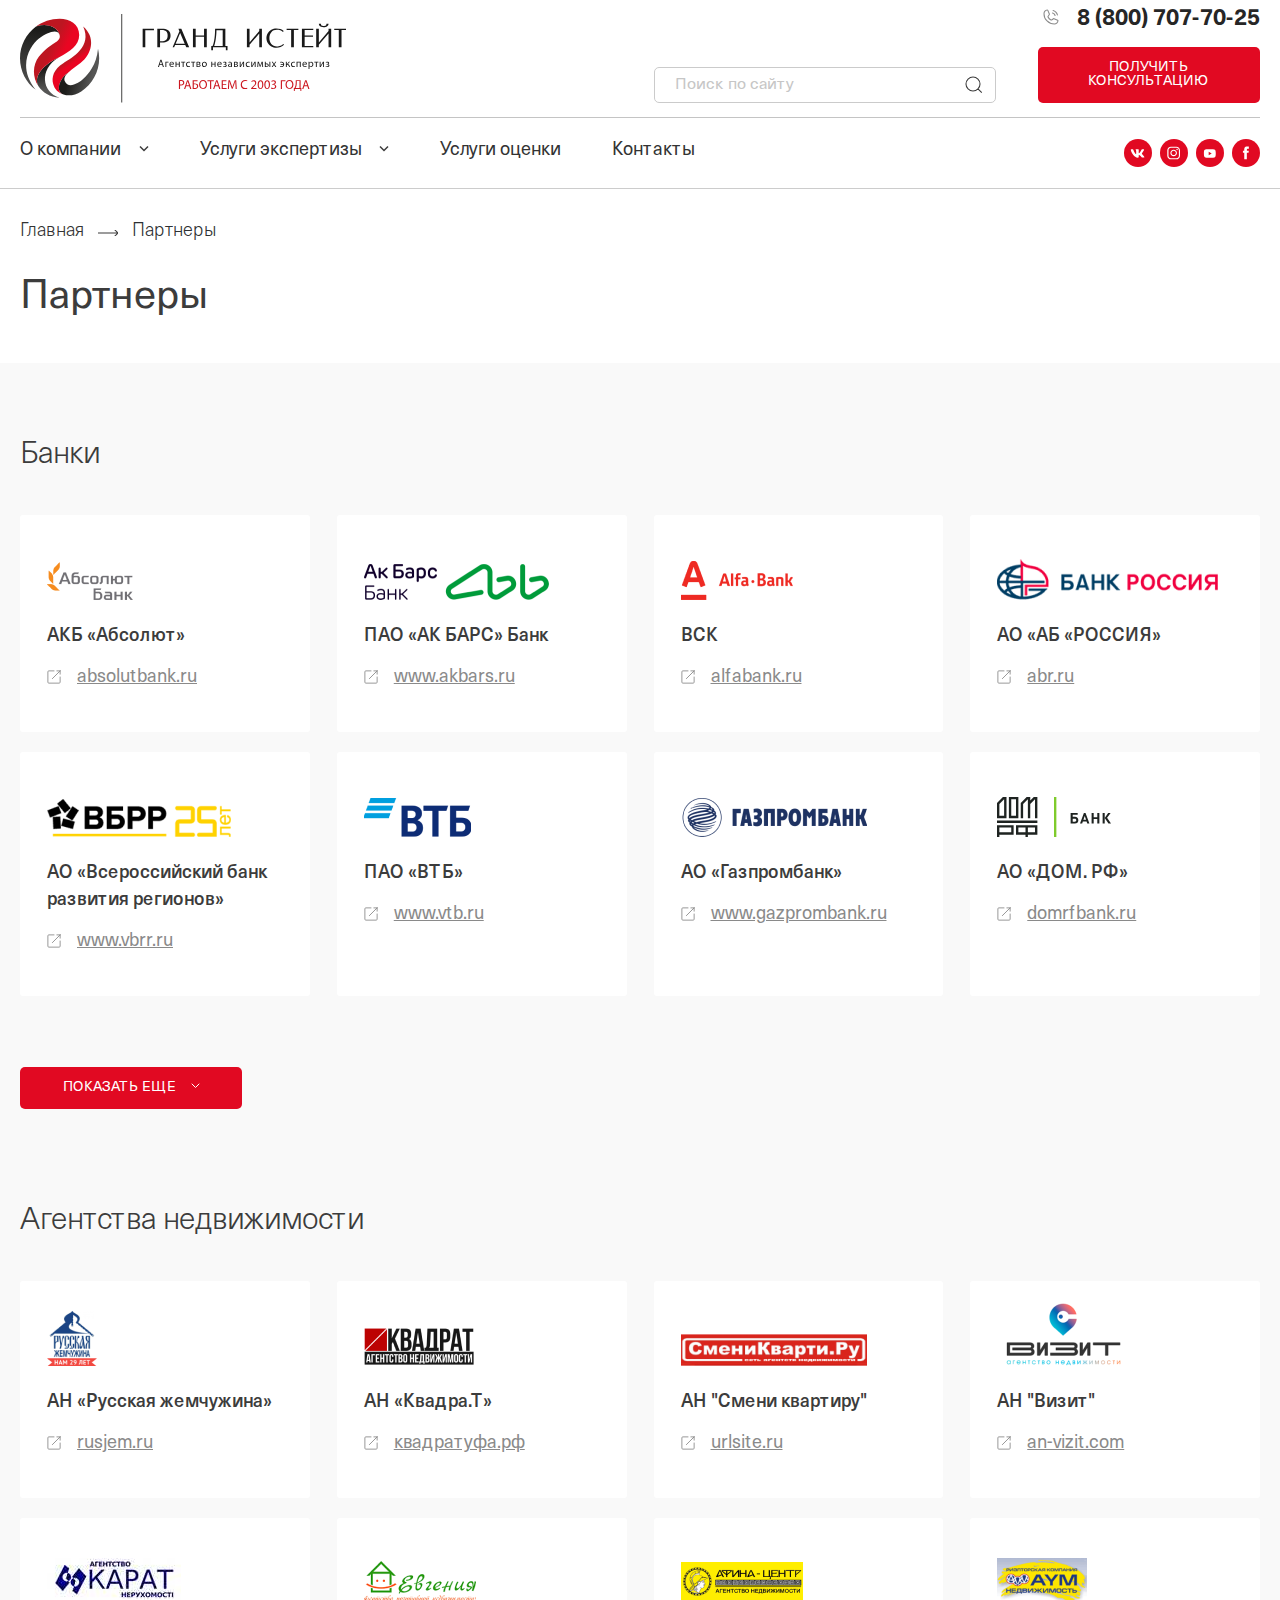
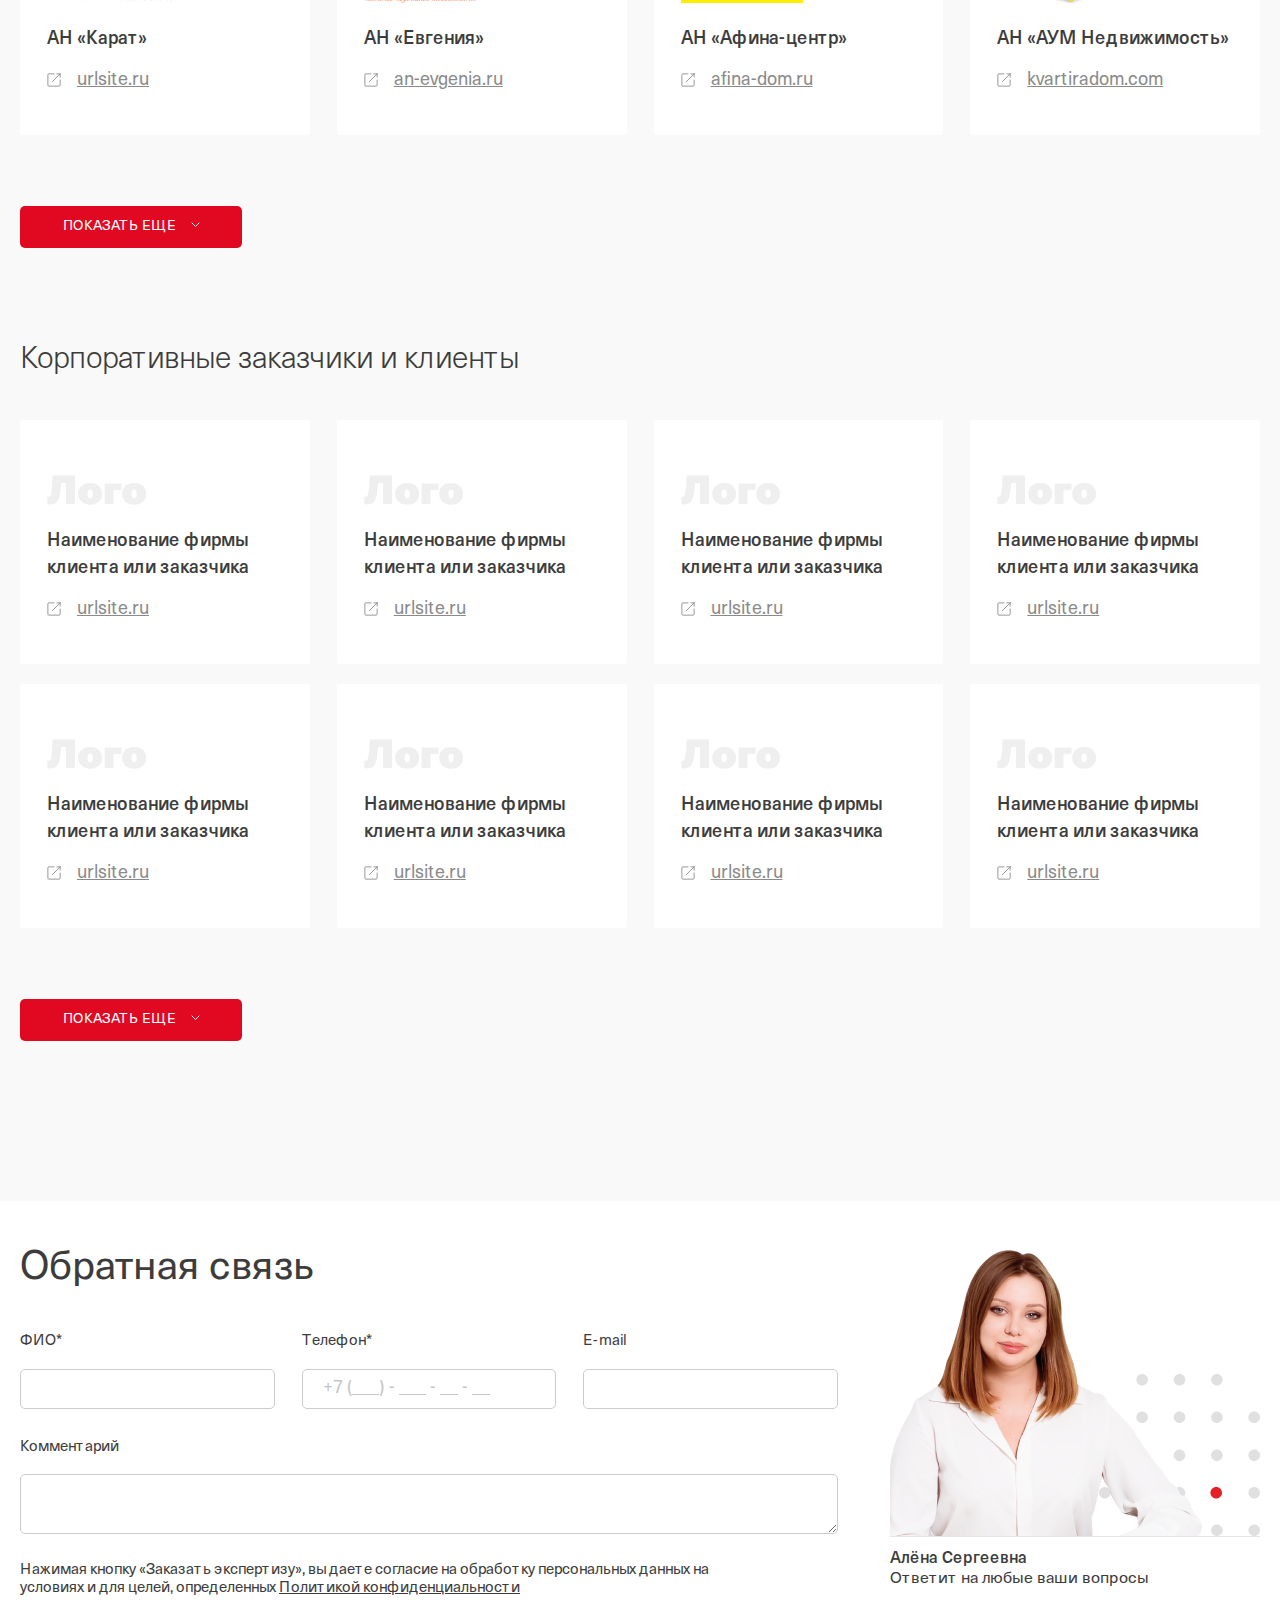
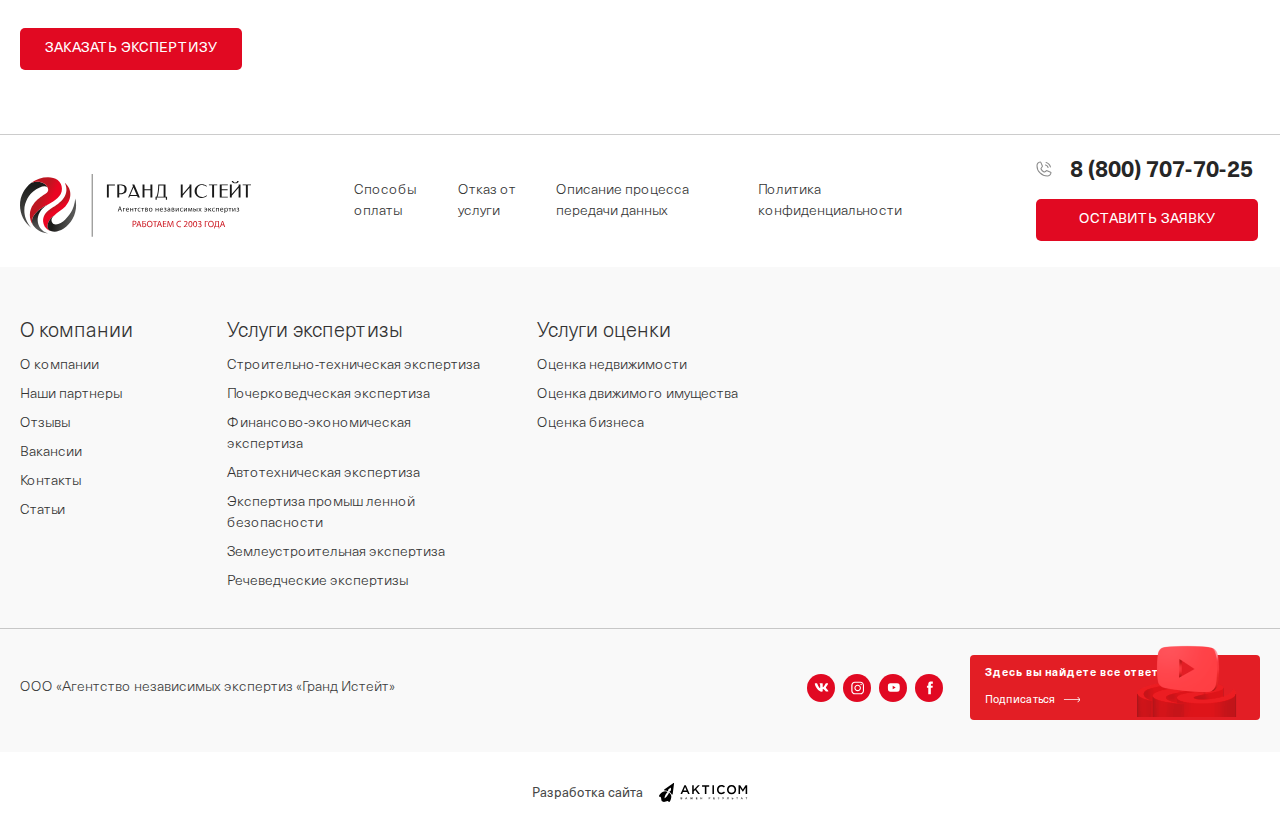
<file: partners.html>
<!DOCTYPE html>
<html>
   <head>
      <meta charset="utf-8">
      <title>Партнеры</title>
      <meta name="description" content="">
      <link rel="shortcut icon" href="img/favicon/favicon.ico" type="image/x-icon">
      <meta http-equiv="X-UA-Compatible" content="IE=edge">
      <meta name="viewport" content="width=device-width, initial-scale=1, maximum-scale=1">
      <!-- style -->
      <link rel="stylesheet" href="libs/bootstrap/bootstrap.min.css">
      <link rel="stylesheet" href="libs/slick/slick.css"/>
      <link rel="stylesheet" href="libs/slick/slick-theme.css"/>
      <link rel="stylesheet" href="libs/fancybox/jquery.fancybox.min.css">
      <link rel="stylesheet" href="libs/jquery/jquery-ui/jquery-ui.min.css"/>
      <link rel="stylesheet" href="libs/jquery/jquery-ui/jquery-ui.theme.min.css"/>
      <link rel="stylesheet" href="libs/scrollbar/jquery.mCustomScrollbar.min.css"/>
     
      <link rel="stylesheet" href="css/common.css">
    </head>
    <body class="page">
      <div class="wrapper">
        <header class="header">
          <div class="container">
            <div class="header__top">
              <div class="row -header-row">
              <div class="col-7 col-sm-6 col-md-4 col-xl-6 -header-logo-col">
                <div class="header__logo">
                    <a href="/" class="logo"><img src="i/logo.svg" alt=""></a>
                </div>
              </div>
              <div class="col-5 col-sm-6 col-md-8 col-xl-6 -header-contacts-col">
                <div class="header__info">
                  <div class="row -header-info-row">
                    <div class="col-md-7 -header-search-col">
                      <div class="header__search">
                        <form class="form-search">
                          <input class="form-search__input form-control" type="search" placeholder="Поиск по сайту" aria-label="Search">
                          <button class="btn btn-search" type="submit"></button>
                        </form>
                      </div>
                    </div>
                    <div class="col-md-5">
                      <div class="header__contacts">
                        <a href="tel:88007077025" class="header__phone -neu-b -fs-22">8 (800) 707-70-25</a>
                        <a href="#" class="btn btn-primary js-callback -fs-14">получить консультацию</a>
                      </div>
                    </div>
                  </div>
                </div>
                <div class="header__mobil">
                  <a href="tel:88007077025" class="m-phone"></a>
                  <a href="#" class="m-search"></a>
                  <a href="#hmenu" class="m-toggle"></a>
                </div> 
              </div>
              </div>
            </div>
            <div class="header__nav">
              <div class="row -header-nav-row">
                <div class="col-lg-10 -header-menu-col">
                  <nav class="header__menu menu navbar navbar-expand-md">
                    <a href="#hmenu" class="menu__toggle"></a>
                    <div class="collapse navbar-collapse" id="hmenu">
                      <div class="menu__close d-none"></div>
                      <div class="mobil-logo d-none">
                        <img src="i/logo.svg" alt="">
                      </div>
                      <ul class="navbar-nav -header-navbar">
                        <li class="nav-item dropdown">
                          <a href="#" class="nav-link dropdown-toggle">О компании</a>
                          <ul class="dropdown-menu">
                            <li class="dropdown-item">
                              <a class="dropdown-link" href="#">Наши цели</a>
                            </li>
                            <li class="dropdown-item">
                              <a class="dropdown-link" href="#">Наши клиенты</a>
                            </li>
                            <li class="dropdown-item">
                              <a class="dropdown-link" href="#">Отзывы</a>
                            </li>
                            <li class="dropdown-item">
                              <a class="dropdown-link" href="#">Наши партнеры</a>
                            </li>
                          </ul>
                        </li>
                        <li class="nav-item dropdown">
                          <a href="#" class="nav-link dropdown-toggle">Услуги экспертизы</a>
                          <ul class="dropdown-menu">
                            <li class="dropdown-item">
                              <a class="dropdown-link" href="#">Строительно-техническая экспертиза</a>
                            </li>
                            <li class="dropdown-item">
                              <a class="dropdown-link" href="#">Землеустроительная экспертиза</a>
                            </li>
                            <li class="dropdown-item">
                              <a class="dropdown-link" href="#">Почерковедческая экспертиза</a>
                            </li>
                            <li class="dropdown-item dropdown">
                              <a class="dropdown-link dropdown-toggle" href="#">Автотехническая экспертиза</a>
                              <ul class="dropdown-menu dropdown-menu-second">
                                <li class="dropdown-item">
                                  <a class="dropdown-link" href="#">Оценка стоимости восстановительного ремонта</a>
                                </li>
                                <li class="dropdown-item">
                                  <a class="dropdown-link" href="#">Оценка годных остатков</a>
                                </li>
                                <li class="dropdown-item">
                                  <a class="dropdown-link" href="#">Оценка технического состояния для списания</a>
                                </li>
                                <li class="dropdown-item">
                                  <a class="dropdown-link" href="#">Оценка утраты товарной стоимости – УТС</a>
                                </li>
                                <li class="dropdown-item">
                                  <a class="dropdown-link" href="#">Экспертиза качества кузовного ремонта</a>
                                </li>
                                <li class="dropdown-item">
                                  <a class="dropdown-link" href="#">Экспертиза двигателя</a>
                                </li>
                                <li class="dropdown-item">
                                  <a class="dropdown-link" href="#">Транспортно-трасологическая экспертиза</a>
                                </li>
                                <li class="dropdown-item">
                                  <a class="dropdown-link" href="#">Исследование обстоятельств ДТП</a>
                                </li>
                                <li class="dropdown-item">
                                  <a class="dropdown-link" href="#">Установление наличия дефектов (неисправностей) ТС</a>
                                </li>
                              </ul>
                            </li>
                            <li class="dropdown-item">
                              <a class="dropdown-link" href="#">Товароведческая экспертиза</a>
                            </li>
                            <li class="dropdown-item">
                              <a class="dropdown-link" href="#">Речеведческая экспертиза</a>
                            </li>
                          </ul>
                        </li>
                        <li class="nav-item">
                          <a href="#" class="nav-link">Услуги оценки</a>
                        </li>
                        <li class="nav-item">
                          <a href="#" class="nav-link">Контакты</a>
                        </li>
                        
                      </ul>
                      <div class="mobil-info">
                        <div class="row -mobil-info-row">
                          <div class="col-12">
                            <a href="tel:88007077025" class="header__phone -neu-b -fs-14">8 (800) 707-70-25</a>
                          </div>
                          <div class="col-12">
                            <a href="#" class="btn btn-primary js-callback -fs-12">оставить заявку</a>
                          </div>
                        </div>
                        <div class="m-social">
                          <a href="#" class="social-link -vk"></a>
                          <a href="#" class="social-link -inst"></a>
                          <a href="#" class="social-link -yt"></a>
                          <a href="#" class="social-link -fb"></a>
                        </div>
                       
                          <ul class="m-navbar -fs-12 -neu-l">
                            <li class="nav-item">
                              <a href="#" class="nav-link">Способы оплаты</a>
                            </li>
                            <li class="nav-item">
                              <a href="#" class="nav-link">Отказ от услуги</a>
                            </li>
                            <li class="nav-item">
                              <a href="#" class="nav-link">Описание процесса передачи данных</a>
                            </li>
                            <li class="nav-item">
                              <a href="#" class="nav-link">Политика конфиденциальности</a>
                            </li>
                          </ul>
                        
                      </div>
                    </div>
                </nav>
                </div>
                <div class="col-lg-2">
                  <div class="header__social">
                    <a href="#" class="social-link -vk"></a>
                    <a href="#" class="social-link -inst"></a>
                    <a href="#" class="social-link -yt"></a>
                    <a href="#" class="social-link -fb"></a>
                  </div>
                </div>
              </div>
            </div>
          </div>
        </header>
        
        <main class="main">
          <div class="breadcrumbs">
            <div class="container">
              <nav aria-label="breadcrumb">
                <ol class="breadcrumb -neu-l">
                  <li class="breadcrumb-item"><a href="#">Главная</a></li>
                  <li class="breadcrumb-item active" aria-current="page">Партнеры</li>
                </ol>
              </nav>
            </div>
          </div>
          <div class="content pt-4 pb-0">
            <div class="container">
              <h1>Партнеры</h1>
            </div>
          </div>
          <div class="section partners-page -bg-light-gray">
            <div class="container">
              <div class="partners-cat">
                <div class="partners-cat__item">
                  <div class="partners-cat-title -fs-30 -neu-l">Банки</div>
                  <div class="row -partners-cat-row">
                    <div class="col-6 col-sm-6 col-md-4 col-xl-3 -partner-col">
                      <div class="partner">
                        <div class="partner__logo"><img src="i/absolut.png" alt=""></div>
                        <div class="partner__name -neu-m">АКБ «Абсолют»</div>
                        <a href="absolutbank.ru" class="partner__link">absolutbank.ru</a>
                      </div>
                    </div>
                    <div class="col-6 col-sm-6 col-md-4 col-xl-3 -partner-col">
                      <div class="partner">
                        <div class="partner__logo"><img src="i/akbars.png" alt=""></div>
                        <div class="partner__name -neu-m">ПАО «АК БАРС» Банк</div>
                        <a href="www.akbars.ru" class="partner__link">www.akbars.ru</a>
                      </div>
                    </div>
                    <div class="col-6 col-sm-6 col-md-4 col-xl-3 -partner-col">
                      <div class="partner">
                        <div class="partner__logo"><img src="i/Alfa-Bank.png" alt=""></div>
                        <div class="partner__name -neu-m">ВСК</div>
                        <a href="alfabank.ru" class="partner__link">alfabank.ru</a>
                      </div>
                    </div>
                    <div class="col-6 col-sm-6 col-md-4 col-xl-3 -partner-col">
                      <div class="partner">
                        <div class="partner__logo"><img src="i/abr.png" alt=""></div>
                        <div class="partner__name -neu-m">АО «АБ «РОССИЯ»</div>
                        <a href="abr.ru" class="partner__link">abr.ru</a>
                      </div>
                    </div>
                    <div class="col-6 col-sm-6 col-md-4 col-xl-3 -partner-col">
                      <div class="partner">
                        <div class="partner__logo"><img src="i/vbrr.png" alt=""></div>
                        <div class="partner__name -neu-m">АО «Всероссийский банк развития регионов»</div>
                        <a href="www.vbrr.ru" class="partner__link">www.vbrr.ru</a>
                      </div>
                    </div>
                    <div class="col-6 col-sm-6 col-md-4 col-xl-3 -partner-col">
                      <div class="partner">
                        <div class="partner__logo"><img src="i/vtb.png" alt=""></div>
                        <div class="partner__name -neu-m">ПАО «ВТБ»</div>
                        <a href="www.vtb.ru" class="partner__link">www.vtb.ru</a>
                      </div>
                    </div> 
                    <div class="col-6 col-sm-6 col-md-4 col-xl-3 -partner-col">
                      <div class="partner">
                        <div class="partner__logo"><img src="i/gazprombank.png" alt=""></div>
                        <div class="partner__name -neu-m">АО «Газпромбанк»</div>
                        <a href="www.gazprombank.ru" class="partner__link">www.gazprombank.ru</a>
                      </div>
                    </div> 
                    <div class="col-6 col-sm-6 col-md-4 col-xl-3 -partner-col">
                      <div class="partner">
                        <div class="partner__logo"><img src="i/domrfbank.svg" alt=""></div>
                        <div class="partner__name -neu-m">АО «ДОМ. РФ»</div>
                        <a href="domrfbank.ru" class="partner__link">domrfbank.ru</a>
                      </div>
                    </div> 
                  </div>
                  <div class="partners-cat-btn">
                    <a href="#" class="btn btn-primary btn-more">Показать еще</a>
                  </div>
                </div>
                <div class="partners-cat__item">
                  <div class="partners-cat-title -fs-30 -neu-l">Агентства недвижимости</div>
                  <div class="row -partners-cat-row">
                    <div class="col-6 col-sm-6 col-md-4 col-xl-3 -partner-col">
                      <div class="partner">
                        <div class="partner__logo"><img src="i/rusjem.png" alt=""></div>
                        <div class="partner__name -neu-m">АН «Русская жемчужина» </div>
                        <a href="rusjem.ru" class="partner__link">rusjem.ru</a>
                      </div>
                    </div>
                    <div class="col-6 col-sm-6 col-md-4 col-xl-3 -partner-col">
                      <div class="partner">
                        <div class="partner__logo"><img src="i/kvadratura.png" alt=""></div>
                        <div class="partner__name -neu-m">АН «Квадра.Т»</div>
                        <a href="квадратуфа.рф" class="partner__link">квадратуфа.рф</a>
                      </div>
                    </div>
                    <div class="col-6 col-sm-6 col-md-4 col-xl-3 -partner-col">
                      <div class="partner">
                        <div class="partner__logo"><img src="i/smenikvartiru.png" alt=""></div>
                        <div class="partner__name -neu-m">АН "Смени квартиру"</div>
                        <a href="urlsite.ru" class="partner__link">urlsite.ru</a>
                      </div>
                    </div>
                    <div class="col-6 col-sm-6 col-md-4 col-xl-3 -partner-col">
                      <div class="partner">
                        <div class="partner__logo"><img src="i/an-vizit.png" alt=""></div>
                        <div class="partner__name -neu-m">АН "Визит"</div>
                        <a href="an-vizit.com" class="partner__link">an-vizit.com</a>
                      </div>
                    </div>
                    <div class="col-6 col-sm-6 col-md-4 col-xl-3 -partner-col">
                      <div class="partner">
                        <div class="partner__logo"><img src="i/karat.png" alt=""></div>
                        <div class="partner__name -neu-m">АН «Карат»</div>
                        <a href="urlsite.ru" class="partner__link">urlsite.ru</a>
                      </div>
                    </div>
                    <div class="col-6 col-sm-6 col-md-4 col-xl-3 -partner-col">
                      <div class="partner">
                        <div class="partner__logo"><img src="i/an-evgenia.png" alt=""></div>
                        <div class="partner__name -neu-m">АН «Евгения»</div>
                        <a href="an-evgenia.ru" class="partner__link">an-evgenia.ru</a>
                      </div>
                    </div> 
                    <div class="col-6 col-sm-6 col-md-4 col-xl-3 -partner-col">
                      <div class="partner">
                        <div class="partner__logo"><img src="i/afina-dom.png" alt=""></div>
                        <div class="partner__name -neu-m">АН «Афина-центр»</div>
                        <a href="afina-dom.ru" class="partner__link">afina-dom.ru</a>
                      </div>
                    </div> 
                    <div class="col-6 col-sm-6 col-md-4 col-xl-3 -partner-col">
                      <div class="partner">
                        <div class="partner__logo"><img src="i/kvartiradom.png" alt=""></div>
                        <div class="partner__name -neu-m">АН «АУМ Недвижимость»</div>
                        <a href="kvartiradom.com" class="partner__link">kvartiradom.com</a>
                      </div>
                    </div> 
                  </div>
                  <div class="partners-cat-btn">
                    <a href="#" class="btn btn-primary btn-more">Показать еще</a>
                  </div>
                </div>
                <div class="partners-cat__item">
                  <div class="partners-cat-title -fs-30 -neu-l">Корпоративные заказчики и клиенты</div>
                  <div class="row -partners-cat-row">
                    <div class="col-6 col-sm-6 col-md-4 col-xl-3 -partner-col">
                      <div class="partner">
                        <div class="partner__logo"><img src="i/no-logo.png" alt=""></div>
                        <div class="partner__name -neu-m">Наименование фирмы клиента
                          или заказчика</div>
                        <a href="#" class="partner__link">urlsite.ru</a>
                      </div>
                    </div>
                    <div class="col-6 col-sm-6 col-md-4 col-xl-3 -partner-col">
                      <div class="partner">
                        <div class="partner__logo"><img src="i/no-logo.png" alt=""></div>
                        <div class="partner__name -neu-m">Наименование фирмы клиента
                          или заказчика</div>
                        <a href="#" class="partner__link">urlsite.ru</a>
                      </div>
                    </div>
                    <div class="col-6 col-sm-6 col-md-4 col-xl-3 -partner-col">
                      <div class="partner">
                        <div class="partner__logo"><img src="i/no-logo.png" alt=""></div>
                        <div class="partner__name -neu-m">Наименование фирмы клиента
                          или заказчика</div>
                        <a href="#" class="partner__link">urlsite.ru</a>
                      </div>
                    </div>
                    <div class="col-6 col-sm-6 col-md-4 col-xl-3 -partner-col">
                      <div class="partner">
                        <div class="partner__logo"><img src="i/no-logo.png" alt=""></div>
                        <div class="partner__name -neu-m">Наименование фирмы клиента
                          или заказчика</div>
                        <a href="#" class="partner__link">urlsite.ru</a>
                      </div>
                    </div>
                    <div class="col-6 col-sm-6 col-md-4 col-xl-3 -partner-col">
                      <div class="partner">
                        <div class="partner__logo"><img src="i/no-logo.png" alt=""></div>
                        <div class="partner__name -neu-m">Наименование фирмы клиента
                          или заказчика</div>
                        <a href="#" class="partner__link">urlsite.ru</a>
                      </div>
                    </div>
                    <div class="col-6 col-sm-6 col-md-4 col-xl-3 -partner-col">
                      <div class="partner">
                        <div class="partner__logo"><img src="i/no-logo.png" alt=""></div>
                        <div class="partner__name -neu-m">Наименование фирмы клиента
                          или заказчика</div>
                        <a href="#" class="partner__link">urlsite.ru</a>
                      </div>
                    </div>
                    <div class="col-6 col-sm-6 col-md-4 col-xl-3 -partner-col">
                      <div class="partner">
                        <div class="partner__logo"><img src="i/no-logo.png" alt=""></div>
                        <div class="partner__name -neu-m">Наименование фирмы клиента
                          или заказчика</div>
                        <a href="#" class="partner__link">urlsite.ru</a>
                      </div>
                    </div>
                    <div class="col-6 col-sm-6 col-md-4 col-xl-3 -partner-col">
                      <div class="partner">
                        <div class="partner__logo"><img src="i/no-logo.png" alt=""></div>
                        <div class="partner__name -neu-m">Наименование фирмы клиента
                          или заказчика</div>
                        <a href="#" class="partner__link">urlsite.ru</a>
                      </div>
                    </div>
          
               
                  </div>
                  <div class="partners-cat-btn">
                    <a href="#" class="btn btn-primary btn-more">Показать еще</a>
                  </div>
                </div>
              </div>
            </div>
          </div>
          <div class="section feedback">
            <div class="container">
              <div class="row -feedback-row">
                <div class="col-md-6 col-lg-8">
                  <div class="section__title -fs-40">Обратная связь</div>
                  <div class="feedback__form -fs-15">
                    <form class="form">
                      <div class="form-group -form-row row">
                        <div class="col-lg-4 -form-col">
                          <label for="i-name">ФИО*</label>
                          <input type="text" name="name" class="form-control" id="i-name" placeholder="">
                        </div>
                        <div class="col-lg-4 -form-col">
                          <label for="i-phone">Телефон*</label>
                          <input type="text" name="phone" class="form-control -mask" id="i-phone" placeholder="+7 (___) - ___ - __ - __">
                        </div>
                        <div class="col-lg-4 -form-col">
                          <label for="i-email">E-mail</label>
                          <input type="email" name="email" class="form-control" id="i-email" placeholder="">
                        </div>
                      </div>
                      <div class="form-group">
                        <label for="comment">Комментарий</label>
                        <textarea class="form-control" name="comment" id="comment" rows="2"></textarea>
                      </div>
                      <div class="policy">
                        <p>Нажимая кнопку «Заказать экспертизу», вы даете согласие на обработку персональных данных на условиях и для целей, определенных <a href="#">Политикой конфиденциальности</a></p>
                      </div>
                      <button class="btn btn-primary" type="submit">заказать экспертизу</button>
                    </form>
                  </div>
                </div>
                <div class="col-md-6 col-lg-4 -feedback-manager-col">
                  <div class="feedback__manager -fs-16">
                    <div class="manager-img"><img src="i/manager.png" alt=""></div>
                    <div class="manager-name -neu-m">Алёна Сергеевна</div>
                    <div class="manager-text">Ответит на любые ваши вопросы</div>
                  </div>
                </div>
              </div>
            </div>
          </div>
        </main>
        <footer class="footer">
          <div class="footer__top">
            <div class="container">
              <div class="-footer-row">
                <div class="footer__logo">
                  <img src="i/f-logo.svg" alt="">
                </div>
                <div class="footer__nav">
                  <ul class="footer-navbar -fs-14 -neu-l">
                    <li class="nav-item">
                      <a href="#" class="nav-link">Способы оплаты</a>
                    </li>
                    <li class="nav-item">
                      <a href="#" class="nav-link">Отказ от услуги</a>
                    </li>
                    <li class="nav-item">
                      <a href="#" class="nav-link">Описание процесса передачи данных</a>
                    </li>
                    <li class="nav-item">
                      <a href="#" class="nav-link">Политика конфиденциальности</a>
                    </li>
                  </ul>
                </div>
                <div class="footer__contacts">
                  <a href="tel:88007077025" class="footer__phone -neu-b -fs-22">8 (800) 707-70-25</a>
                  <a href="#" class="btn btn-primary js-callback -fs-14">оставить заявку</a>
                </div>
              </div>
            </div>
          </div>
          <div class="footer__center -bg-light-gray">
            <div class="container">
              <nav class="navbar navbar-expand-lg footer__menu -neu-l">
                <a href="#fmenu" class="menu__toggle"></a>
                <div class="footer-menu collapse navbar-collapse" id="fmenu">
                  <div class="row -footer-menu-row">
                    <div class="col-sm-6 col-md-6 col-lg-2">
                      <a class="nav-link footer-menu__title -fs-20" href="#">О компании</a>
                      <ul class="nav footer-menu__item -fs-14">
                          <li class="nav-item"><a class="nav-link" href="#">О компании</a></li>
                          <li class="nav-item"><a class="nav-link" href="#">Наши партнеры</a></li>
                          <li class="nav-item"><a class="nav-link" href="#">Отзывы</a></li>
                          <li class="nav-item"><a class="nav-link" href="#">Вакансии</a></li>
                          <li class="nav-item"><a class="nav-link" href="#">Контакты</a></li>
                          <li class="nav-item"><a class="nav-link" href="#">Статьи</a></li>
                      </ul>
                    </div>
                    <div class="col-sm-6 col-md-6 col-lg-3">
                      <a class="nav-link footer-menu__title -fs-20" href="#">Услуги экспертизы</a>
                      <ul class="nav footer-menu__item -fs-14">
                        <li class="nav-item">
                          <a class="nav-link" href="#">Строительно-техническая экспертиза</a>
                        </li>
                        <li class="nav-item">
                          <a class="nav-link" href="#">Почерковедческая экспертиза</a>
                        </li>
                        <li class="nav-item">
                          <a class="nav-link" href="#">Финансово-экономическая экспертиза</a>
                        </li>
                        <li class="nav-item">
                          <a class="nav-link" href="#">Автотехническая экспертиза</a>
                        </li>
                        <li class="nav-item">
                          <a class="nav-link" href="#">Экспертиза промыш ленной безопасности</a>
                        </li>
                        <li class="nav-item">
                          <a class="nav-link" href="#">Землеустроительная экспертиза</a>
                        </li>
                        <li class="nav-item">
                          <a class="nav-link" href="#">Речеведческие экспертизы</a>
                        </li>
                      </ul>
                    </div>
                    <div class="col-sm-6 col-md-6 col-lg-3">
                      <a class="nav-link footer-menu__title -fs-20" href="#">Услуги оценки</a>
                      <ul class="nav footer-menu__item -fs-14">
                        <li class="nav-item">
                          <a class="nav-link" href="#">Оценка недвижимости </a>
                        </li>
                        <li class="nav-item">
                          <a class="nav-link" href="#">Оценка движимого имущества</a>
                        </li>
                        <li class="nav-item">
                          <a class="nav-link" href="#">Оценка бизнеса</a>
                        </li>
                      </ul>
                    </div>
                  </div>
                </div>
              </nav>
            </div>
          </div>
          <div class="footer__bottom -bg-light-gray">
            <div class="container">
              <div class="row -footer-bottom-row">
                <div class="col-lg-7">
                  <div class="copy -fs-14 -neu-l">ООО «Агентство независимых экспертиз «Гранд Истейт»</div>
                </div>
                <div class="col-lg-2">
                  <div class="footer__social">
                    <a href="#" class="social-link -vk"></a>
                    <a href="#" class="social-link -inst"></a>
                    <a href="#" class="social-link -yt"></a>
                    <a href="#" class="social-link -fb"></a>
                  </div>
                </div>
                <div class="col-lg-3">
                  <div class="youtube-subscribe -fs-11">
                    <span class="youtube-subscribe__text -neu-b">Здесь вы найдете все ответы</span>
                    <a href="#" class="youtube-subscribe__link">Подписаться</a>
                  </div>
                </div>
              </div>
            </div>
          </div>
          
          <div class="footer__dev">
            <div class="container">
              <div class="dev -center">
                <span class="dev-text -fs-13">Разработка сайта </span>
                <a href="#" class="dev-logo"><img src="i/acticom.svg" alt=""></a>
              </div>
            </div>
          </div>
        </footer>
      </div>
      <script src="libs/jquery/jquery-3.4.1.min.js"></script>
      <script src="https://maps.api.2gis.ru/2.0/loader.js?pkg=full"></script>
      <script src="libs/bootstrap/bootstrap.min.js"></script>
      <script src="libs/slick/slick.min.js"></script>
      <script src="libs/jquery/jquery.maskedinput.min.js"></script>
      <script src="libs/fancybox/jquery.fancybox.min.js"></script>
      <script src="libs/jquery/jquery-ui/jquery-ui.min.js"></script>
      <script src="libs/scrollbar/jquery.mCustomScrollbar.concat.min.js"></script>
      <script src="js/common.js"></script>
   </body>
</html>
</file>
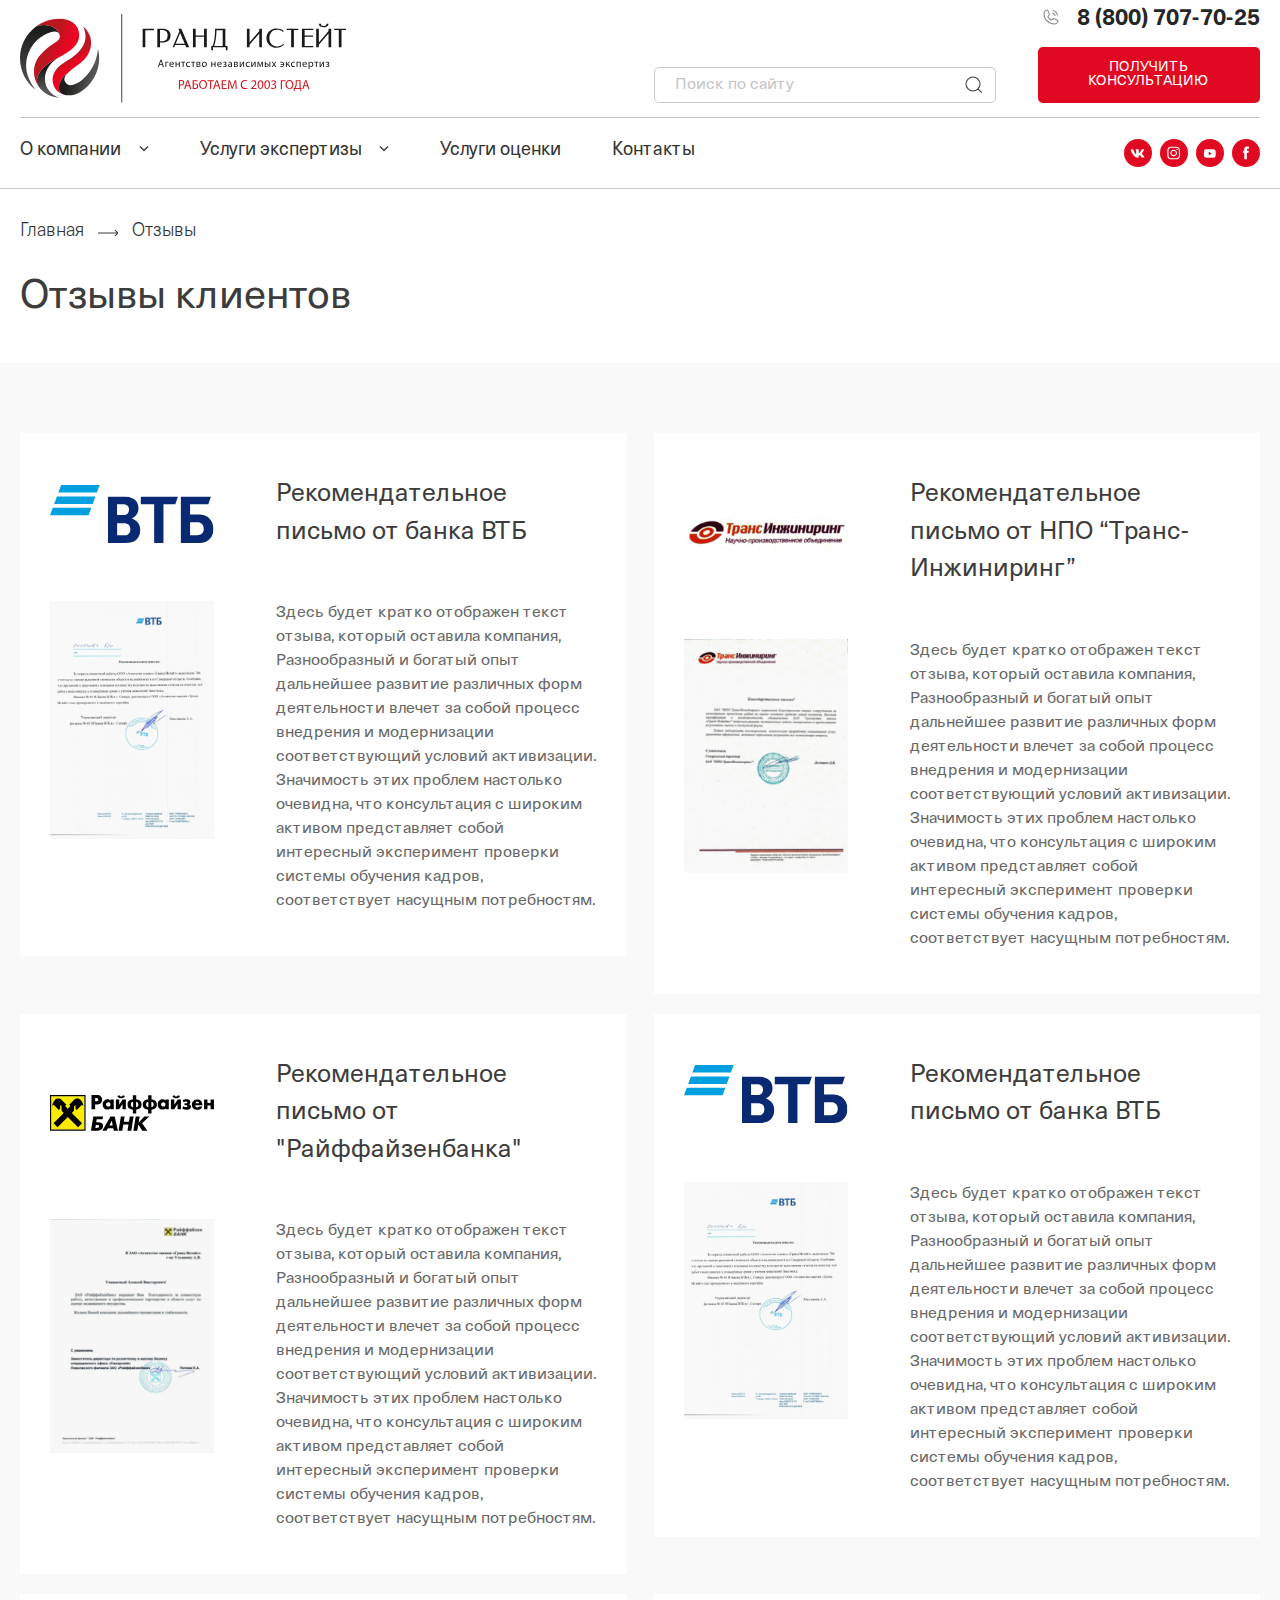
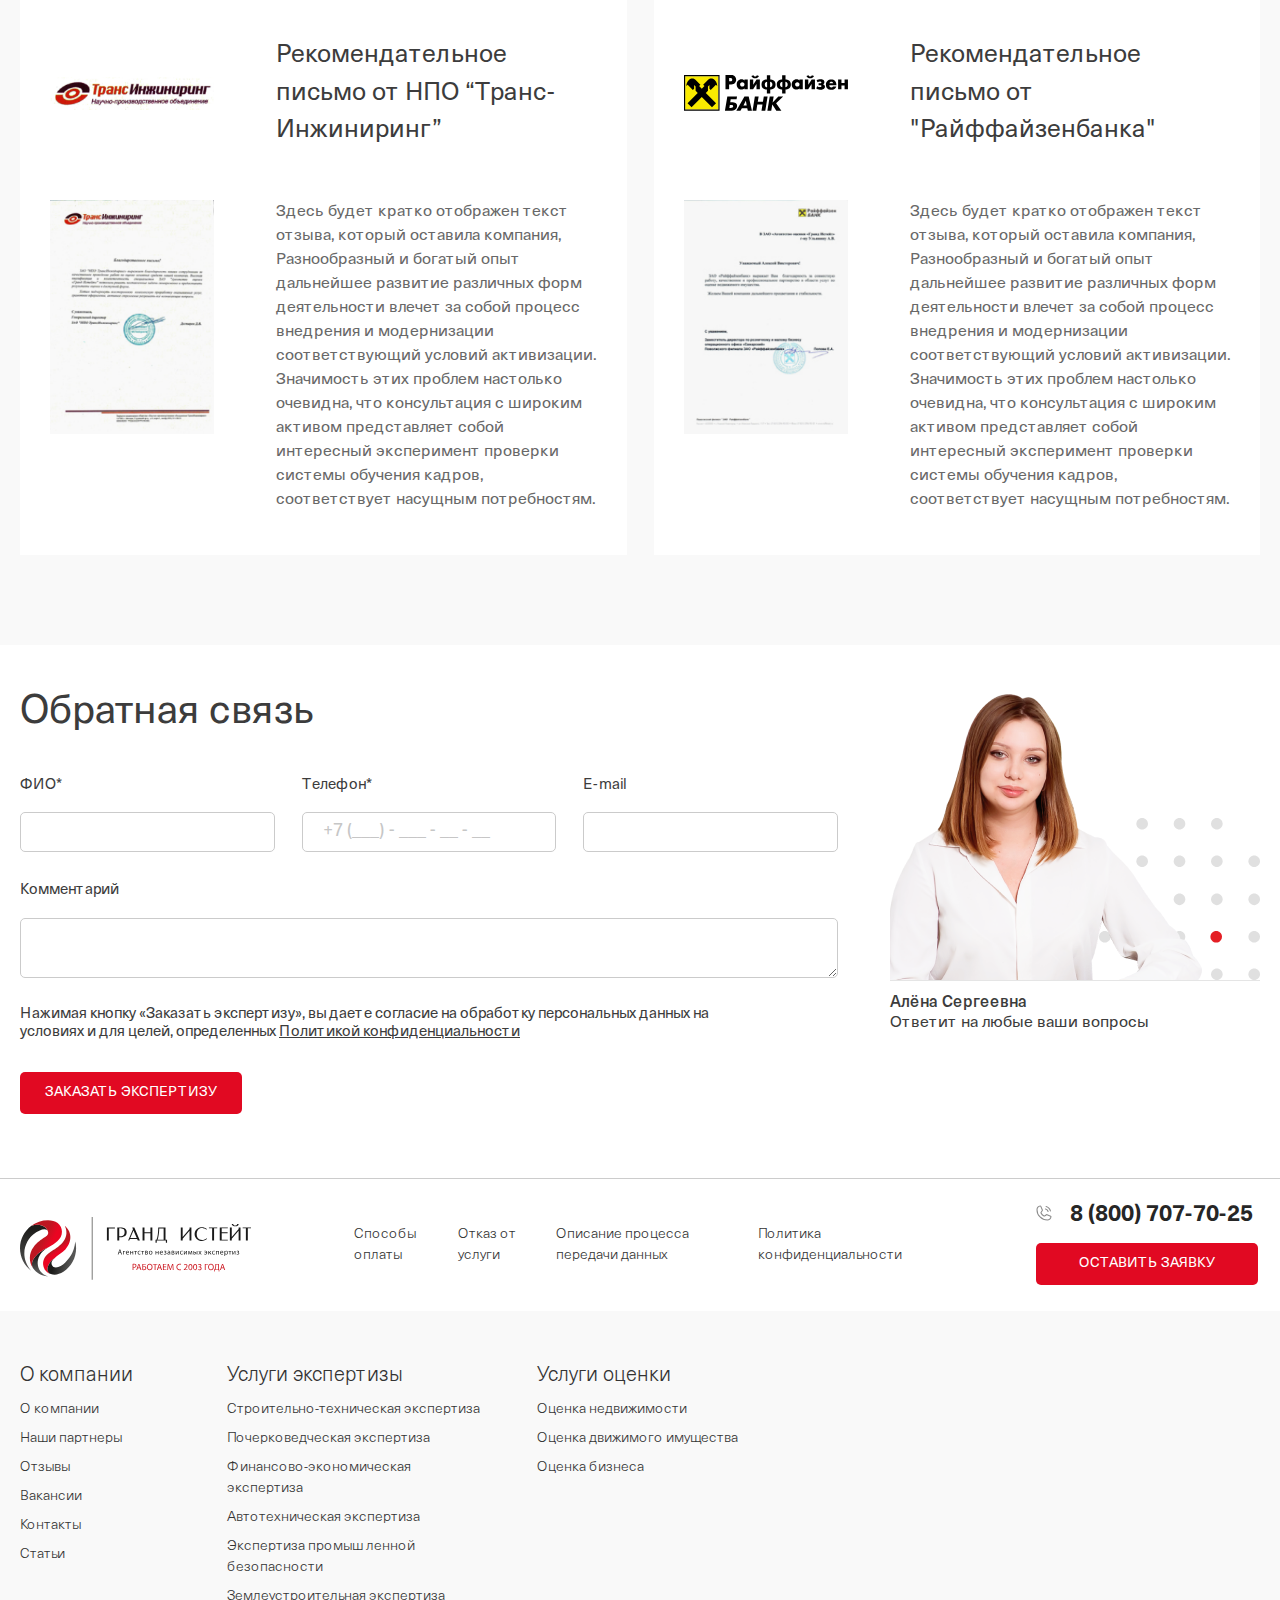
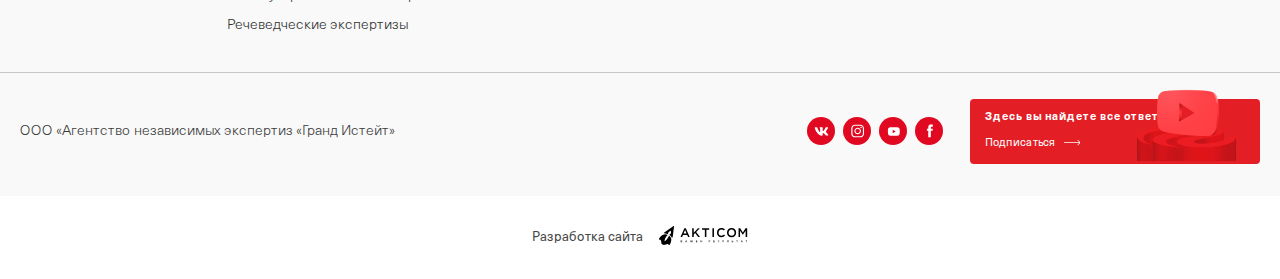
<file: reviews.html>
<!DOCTYPE html>
<html>
   <head>
      <meta charset="utf-8">
      <title>Отзывы</title>
      <meta name="description" content="">
      <link rel="shortcut icon" href="img/favicon/favicon.ico" type="image/x-icon">
      <meta http-equiv="X-UA-Compatible" content="IE=edge">
      <meta name="viewport" content="width=device-width, initial-scale=1, maximum-scale=1">
      <!-- style -->
      <link rel="stylesheet" href="libs/bootstrap/bootstrap.min.css">
      <link rel="stylesheet" href="libs/slick/slick.css"/>
      <link rel="stylesheet" href="libs/slick/slick-theme.css"/>
      <link rel="stylesheet" href="libs/fancybox/jquery.fancybox.min.css">
      <link rel="stylesheet" href="libs/jquery/jquery-ui/jquery-ui.min.css"/>
      <link rel="stylesheet" href="libs/jquery/jquery-ui/jquery-ui.theme.min.css"/>
      <link rel="stylesheet" href="libs/scrollbar/jquery.mCustomScrollbar.min.css"/>
     
      <link rel="stylesheet" href="css/common.css">
    </head>
    <body class="page">
      <div class="wrapper">
        <header class="header">
          <div class="container">
            <div class="header__top">
              <div class="row -header-row">
              <div class="col-7 col-sm-6 col-md-4 col-xl-6 -header-logo-col">
                <div class="header__logo">
                    <a href="/" class="logo"><img src="i/logo.svg" alt=""></a>
                </div>
              </div>
              <div class="col-5 col-sm-6 col-md-8 col-xl-6 -header-contacts-col">
                <div class="header__info">
                  <div class="row -header-info-row">
                    <div class="col-md-7 -header-search-col">
                      <div class="header__search">
                        <form class="form-search">
                          <input class="form-search__input form-control" type="search" placeholder="Поиск по сайту" aria-label="Search">
                          <button class="btn btn-search" type="submit"></button>
                        </form>
                      </div>
                    </div>
                    <div class="col-md-5">
                      <div class="header__contacts">
                        <a href="tel:88007077025" class="header__phone -neu-b -fs-22">8 (800) 707-70-25</a>
                        <a href="#" class="btn btn-primary js-callback -fs-14">получить консультацию</a>
                      </div>
                    </div>
                  </div>
                </div>
                <div class="header__mobil">
                  <a href="tel:88007077025" class="m-phone"></a>
                  <a href="#" class="m-search"></a>
                  <a href="#hmenu" class="m-toggle"></a>
                </div> 
              </div>
              </div>
            </div>
            <div class="header__nav">
              <div class="row -header-nav-row">
                <div class="col-lg-10 -header-menu-col">
                  <nav class="header__menu menu navbar navbar-expand-md">
                    <a href="#hmenu" class="menu__toggle"></a>
                    <div class="collapse navbar-collapse" id="hmenu">
                      <div class="menu__close d-none"></div>
                      <div class="mobil-logo d-none">
                        <img src="i/logo.svg" alt="">
                      </div>
                      <ul class="navbar-nav -header-navbar">
                        <li class="nav-item dropdown">
                          <a href="#" class="nav-link dropdown-toggle">О компании</a>
                          <ul class="dropdown-menu">
                            <li class="dropdown-item">
                              <a class="dropdown-link" href="#">Наши цели</a>
                            </li>
                            <li class="dropdown-item">
                              <a class="dropdown-link" href="#">Наши клиенты</a>
                            </li>
                            <li class="dropdown-item">
                              <a class="dropdown-link" href="#">Отзывы</a>
                            </li>
                            <li class="dropdown-item">
                              <a class="dropdown-link" href="#">Наши партнеры</a>
                            </li>
                          </ul>
                        </li>
                        <li class="nav-item dropdown">
                          <a href="#" class="nav-link dropdown-toggle">Услуги экспертизы</a>
                          <ul class="dropdown-menu">
                            <li class="dropdown-item">
                              <a class="dropdown-link" href="#">Строительно-техническая экспертиза</a>
                            </li>
                            <li class="dropdown-item">
                              <a class="dropdown-link" href="#">Землеустроительная экспертиза</a>
                            </li>
                            <li class="dropdown-item">
                              <a class="dropdown-link" href="#">Почерковедческая экспертиза</a>
                            </li>
                            <li class="dropdown-item dropdown">
                              <a class="dropdown-link dropdown-toggle" href="#">Автотехническая экспертиза</a>
                              <ul class="dropdown-menu dropdown-menu-second">
                                <li class="dropdown-item">
                                  <a class="dropdown-link" href="#">Оценка стоимости восстановительного ремонта</a>
                                </li>
                                <li class="dropdown-item">
                                  <a class="dropdown-link" href="#">Оценка годных остатков</a>
                                </li>
                                <li class="dropdown-item">
                                  <a class="dropdown-link" href="#">Оценка технического состояния для списания</a>
                                </li>
                                <li class="dropdown-item">
                                  <a class="dropdown-link" href="#">Оценка утраты товарной стоимости – УТС</a>
                                </li>
                                <li class="dropdown-item">
                                  <a class="dropdown-link" href="#">Экспертиза качества кузовного ремонта</a>
                                </li>
                                <li class="dropdown-item">
                                  <a class="dropdown-link" href="#">Экспертиза двигателя</a>
                                </li>
                                <li class="dropdown-item">
                                  <a class="dropdown-link" href="#">Транспортно-трасологическая экспертиза</a>
                                </li>
                                <li class="dropdown-item">
                                  <a class="dropdown-link" href="#">Исследование обстоятельств ДТП</a>
                                </li>
                                <li class="dropdown-item">
                                  <a class="dropdown-link" href="#">Установление наличия дефектов (неисправностей) ТС</a>
                                </li>
                              </ul>
                            </li>
                            <li class="dropdown-item">
                              <a class="dropdown-link" href="#">Товароведческая экспертиза</a>
                            </li>
                            <li class="dropdown-item">
                              <a class="dropdown-link" href="#">Речеведческая экспертиза</a>
                            </li>
                          </ul>
                        </li>
                        <li class="nav-item">
                          <a href="#" class="nav-link">Услуги оценки</a>
                        </li>
                        <li class="nav-item">
                          <a href="#" class="nav-link">Контакты</a>
                        </li>
                        
                      </ul>
                      <div class="mobil-info">
                        <div class="row -mobil-info-row">
                          <div class="col-12">
                            <a href="tel:88007077025" class="header__phone -neu-b -fs-14">8 (800) 707-70-25</a>
                          </div>
                          <div class="col-12">
                            <a href="#" class="btn btn-primary js-callback -fs-12">оставить заявку</a>
                          </div>
                        </div>
                        <div class="m-social">
                          <a href="#" class="social-link -vk"></a>
                          <a href="#" class="social-link -inst"></a>
                          <a href="#" class="social-link -yt"></a>
                          <a href="#" class="social-link -fb"></a>
                        </div>
                       
                          <ul class="m-navbar -fs-12 -neu-l">
                            <li class="nav-item">
                              <a href="#" class="nav-link">Способы оплаты</a>
                            </li>
                            <li class="nav-item">
                              <a href="#" class="nav-link">Отказ от услуги</a>
                            </li>
                            <li class="nav-item">
                              <a href="#" class="nav-link">Описание процесса передачи данных</a>
                            </li>
                            <li class="nav-item">
                              <a href="#" class="nav-link">Политика конфиденциальности</a>
                            </li>
                          </ul>
                        
                      </div>
                    </div>
                </nav>
                </div>
                <div class="col-lg-2">
                  <div class="header__social">
                    <a href="#" class="social-link -vk"></a>
                    <a href="#" class="social-link -inst"></a>
                    <a href="#" class="social-link -yt"></a>
                    <a href="#" class="social-link -fb"></a>
                  </div>
                </div>
              </div>
            </div>
          </div>
        </header>
        <main class="main">
          <div class="breadcrumbs">
            <div class="container">
              <nav aria-label="breadcrumb">
                <ol class="breadcrumb -neu-l">
                  <li class="breadcrumb-item"><a href="#">Главная</a></li>
                  <li class="breadcrumb-item active" aria-current="page">Отзывы</li>
                </ol>
              </nav>
            </div>
          </div>
          <div class="content pt-4 pb-0">
            <div class="container">
              <h1>Отзывы клиентов</h1>
            </div>
          </div>
          <div class="section reviews -bg-light-gray">
            <div class="container">
              <div class="row -reviews-row">
                <div class="col-xl-6 -reviews-col">
                  <div class="reviews__item">
                    <div class="row -reviews-top-row">
                      <div class="col-md-4 -reviews-img-col">
                        <div class="reviews__logo"><img src="i/vtb_ru.svg" alt=""></div>  
                      </div>
                      <div class="col-md-8 -reviews-info-col">
                        <div class="reviews__title -fs-25">Рекомендательное письмо от банка ВТБ</div>
                      </div>
                    </div>
                    <div class="row -reviews-item-row">
                      <div class="col-md-4 -reviews-img-col">
                        <div class="reviews__doc"><a href="i/btb-r.png" data-fancybox><img src="i/btb-r.png" alt=""></a></div>  
                      </div>
                      <div class="col-md-8 -reviews-info-col">
                        <div class="reviews__text -fs-16">Здесь будет кратко отображен текст отзыва, который оставила компания, Разнообразный и богатый опыт дальнейшее развитие различных форм деятельности влечет за собой процесс внедрения и модернизации соответствующий условий активизации. Значимость этих проблем настолько очевидна, что консультация с широким активом представляет собой интересный эксперимент проверки системы обучения кадров, соответствует насущным потребностям.</div>
                      </div>
                    </div>
                  </div>
                </div>
                <div class="col-xl-6 -reviews-col">
                  <div class="reviews__item">
                    <div class="row -reviews-top-row">
                      <div class="col-md-4 -reviews-img-col">
                        <div class="reviews__logo"><img src="i/trans.png" alt=""></div>  
                      </div>
                      <div class="col-md-8 -reviews-info-col">
                        <div class="reviews__title -fs-25">Рекомендательное письмо от НПО “Транс-Инжиниринг”</div>
                      </div>
                    </div>
                    <div class="row -reviews-item-row">
                      <div class="col-md-4 -reviews-img-col">
                        <div class="reviews__doc"><a href="i/trans-r.png" data-fancybox><img src="i/trans-r.png" alt=""></a></div>  
                      </div>
                      <div class="col-md-8 -reviews-info-col">
                        <div class="reviews__text -fs-16">Здесь будет кратко отображен текст отзыва, который оставила компания, Разнообразный и богатый опыт дальнейшее развитие различных форм деятельности влечет за собой процесс внедрения и модернизации соответствующий условий активизации. Значимость этих проблем настолько очевидна, что консультация с широким активом представляет собой интересный эксперимент проверки системы обучения кадров, соответствует насущным потребностям.</div>
                      </div>
                    </div>
                  </div>
                </div>
                <div class="col-xl-6 -reviews-col">
                  <div class="reviews__item">
                    <div class="row -reviews-top-row">
                      <div class="col-md-4 -reviews-img-col">
                        <div class="reviews__logo"><img src="i/logo-raif.svg" alt=""></div>  
                      </div>
                      <div class="col-md-8 -reviews-info-col">
                        <div class="reviews__title -fs-25">Рекомендательное письмо от "Райффайзенбанка"</div>
                      </div>
                    </div>
                    <div class="row -reviews-item-row">
                      <div class="col-md-4 -reviews-img-col">
                        <div class="reviews__doc"><a href="i/raif-r.png" data-fancybox><img src="i/raif-r.png" alt=""></a></div>  
                      </div>
                      <div class="col-md-8 -reviews-info-col">
                        <div class="reviews__text -fs-16">Здесь будет кратко отображен текст отзыва, который оставила компания, Разнообразный и богатый опыт дальнейшее развитие различных форм деятельности влечет за собой процесс внедрения и модернизации соответствующий условий активизации. Значимость этих проблем настолько очевидна, что консультация с широким активом представляет собой интересный эксперимент проверки системы обучения кадров, соответствует насущным потребностям.</div>
                      </div>
                    </div>
                  </div>
                </div>
                <div class="col-xl-6 -reviews-col">
                  <div class="reviews__item">
                    <div class="row -reviews-top-row">
                      <div class="col-md-4 -reviews-img-col">
                        <div class="reviews__logo"><img src="i/vtb_ru.svg" alt=""></div>  
                      </div>
                      <div class="col-md-8 -reviews-info-col">
                        <div class="reviews__title -fs-25">Рекомендательное письмо от банка ВТБ</div>
                      </div>
                    </div>
                    <div class="row -reviews-item-row">
                      <div class="col-md-4 -reviews-img-col">
                        <div class="reviews__doc"><a href="i/btb-r.png" data-fancybox><img src="i/btb-r.png" alt=""></a></div>  
                      </div>
                      <div class="col-md-8 -reviews-info-col">
                        <div class="reviews__text -fs-16">Здесь будет кратко отображен текст отзыва, который оставила компания, Разнообразный и богатый опыт дальнейшее развитие различных форм деятельности влечет за собой процесс внедрения и модернизации соответствующий условий активизации. Значимость этих проблем настолько очевидна, что консультация с широким активом представляет собой интересный эксперимент проверки системы обучения кадров, соответствует насущным потребностям.</div>
                      </div>
                    </div>
                  </div>
                </div>
                <div class="col-xl-6 -reviews-col">
                  <div class="reviews__item">
                    <div class="row -reviews-top-row">
                      <div class="col-md-4 -reviews-img-col">
                        <div class="reviews__logo"><img src="i/trans.png" alt=""></div>  
                      </div>
                      <div class="col-md-8 -reviews-info-col">
                        <div class="reviews__title -fs-25">Рекомендательное письмо от НПО “Транс-Инжиниринг”</div>
                      </div>
                    </div>
                    <div class="row -reviews-item-row">
                      <div class="col-md-4 -reviews-img-col">
                        <div class="reviews__doc"><a href="i/trans-r.png" data-fancybox><img src="i/trans-r.png" alt=""></a></div>  
                      </div>
                      <div class="col-md-8 -reviews-info-col">
                        <div class="reviews__text -fs-16">Здесь будет кратко отображен текст отзыва, который оставила компания, Разнообразный и богатый опыт дальнейшее развитие различных форм деятельности влечет за собой процесс внедрения и модернизации соответствующий условий активизации. Значимость этих проблем настолько очевидна, что консультация с широким активом представляет собой интересный эксперимент проверки системы обучения кадров, соответствует насущным потребностям.</div>
                      </div>
                    </div>
                  </div>
                </div>
                <div class="col-xl-6 -reviews-col">
                  <div class="reviews__item">
                    <div class="row -reviews-top-row">
                      <div class="col-md-4 -reviews-img-col">
                        <div class="reviews__logo"><img src="i/logo-raif.svg" alt=""></div>  
                      </div>
                      <div class="col-md-8 -reviews-info-col">
                        <div class="reviews__title -fs-25">Рекомендательное письмо от "Райффайзенбанка"</div>
                      </div>
                    </div>
                    <div class="row -reviews-item-row">
                      <div class="col-md-4 -reviews-img-col">
                        <div class="reviews__doc"><a href="i/raif-r.png" data-fancybox><img src="i/raif-r.png" alt=""></a></div>  
                      </div>
                      <div class="col-md-8 -reviews-info-col">
                        <div class="reviews__text -fs-16">Здесь будет кратко отображен текст отзыва, который оставила компания, Разнообразный и богатый опыт дальнейшее развитие различных форм деятельности влечет за собой процесс внедрения и модернизации соответствующий условий активизации. Значимость этих проблем настолько очевидна, что консультация с широким активом представляет собой интересный эксперимент проверки системы обучения кадров, соответствует насущным потребностям.</div>
                      </div>
                    </div>
                  </div>
                </div>
              </div>
            </div>
          </div>
          <div class="section feedback">
            <div class="container">
              <div class="row -feedback-row">
                <div class="col-md-6 col-lg-8">
                  <div class="section__title -fs-40">Обратная связь</div>
                  <div class="feedback__form -fs-15">
                    <form class="form">
                      <div class="form-group -form-row row">
                        <div class="col-lg-4 -form-col">
                          <label for="i-name">ФИО*</label>
                          <input type="text" name="name" class="form-control" id="i-name" placeholder="">
                        </div>
                        <div class="col-lg-4 -form-col">
                          <label for="i-phone">Телефон*</label>
                          <input type="text" name="phone" class="form-control -mask" id="i-phone" placeholder="+7 (___) - ___ - __ - __">
                        </div>
                        <div class="col-lg-4 -form-col">
                          <label for="i-email">E-mail</label>
                          <input type="email" name="email" class="form-control" id="i-email" placeholder="">
                        </div>
                      </div>
                      <div class="form-group">
                        <label for="comment">Комментарий</label>
                        <textarea class="form-control" name="comment" id="comment" rows="2"></textarea>
                      </div>
                      <div class="policy">
                        <p>Нажимая кнопку «Заказать экспертизу», вы даете согласие на обработку персональных данных на условиях и для целей, определенных <a href="#">Политикой конфиденциальности</a></p>
                      </div>
                      <button class="btn btn-primary" type="submit">заказать экспертизу</button>
                    </form>
                  </div>
                </div>
                <div class="col-md-6 col-lg-4 -feedback-manager-col">
                  <div class="feedback__manager -fs-16">
                    <div class="manager-img"><img src="i/manager.png" alt=""></div>
                    <div class="manager-name -neu-m">Алёна Сергеевна</div>
                    <div class="manager-text">Ответит на любые ваши вопросы</div>
                  </div>
                </div>
              </div>
            </div>
          </div>
        </main>
        <footer class="footer">
          <div class="footer__top">
            <div class="container">
              <div class="-footer-row">
                <div class="footer__logo">
                  <img src="i/f-logo.svg" alt="">
                </div>
                <div class="footer__nav">
                  <ul class="footer-navbar -fs-14 -neu-l">
                    <li class="nav-item">
                      <a href="#" class="nav-link">Способы оплаты</a>
                    </li>
                    <li class="nav-item">
                      <a href="#" class="nav-link">Отказ от услуги</a>
                    </li>
                    <li class="nav-item">
                      <a href="#" class="nav-link">Описание процесса передачи данных</a>
                    </li>
                    <li class="nav-item">
                      <a href="#" class="nav-link">Политика конфиденциальности</a>
                    </li>
                  </ul>
                </div>
                <div class="footer__contacts">
                  <a href="tel:88007077025" class="footer__phone -neu-b -fs-22">8 (800) 707-70-25</a>
                  <a href="#" class="btn btn-primary js-callback -fs-14">оставить заявку</a>
                </div>
              </div>
            </div>
          </div>
          <div class="footer__center -bg-light-gray">
            <div class="container">
              <nav class="navbar navbar-expand-lg footer__menu -neu-l">
                <a href="#fmenu" class="menu__toggle"></a>
                <div class="footer-menu collapse navbar-collapse" id="fmenu">
                  <div class="row -footer-menu-row">
                    <div class="col-sm-6 col-md-6 col-lg-2">
                      <a class="nav-link footer-menu__title -fs-20" href="#">О компании</a>
                      <ul class="nav footer-menu__item -fs-14">
                          <li class="nav-item"><a class="nav-link" href="#">О компании</a></li>
                          <li class="nav-item"><a class="nav-link" href="#">Наши партнеры</a></li>
                          <li class="nav-item"><a class="nav-link" href="#">Отзывы</a></li>
                          <li class="nav-item"><a class="nav-link" href="#">Вакансии</a></li>
                          <li class="nav-item"><a class="nav-link" href="#">Контакты</a></li>
                          <li class="nav-item"><a class="nav-link" href="#">Статьи</a></li>
                      </ul>
                    </div>
                    <div class="col-sm-6 col-md-6 col-lg-3">
                      <a class="nav-link footer-menu__title -fs-20" href="#">Услуги экспертизы</a>
                      <ul class="nav footer-menu__item -fs-14">
                        <li class="nav-item">
                          <a class="nav-link" href="#">Строительно-техническая экспертиза</a>
                        </li>
                        <li class="nav-item">
                          <a class="nav-link" href="#">Почерковедческая экспертиза</a>
                        </li>
                        <li class="nav-item">
                          <a class="nav-link" href="#">Финансово-экономическая экспертиза</a>
                        </li>
                        <li class="nav-item">
                          <a class="nav-link" href="#">Автотехническая экспертиза</a>
                        </li>
                        <li class="nav-item">
                          <a class="nav-link" href="#">Экспертиза промыш ленной безопасности</a>
                        </li>
                        <li class="nav-item">
                          <a class="nav-link" href="#">Землеустроительная экспертиза</a>
                        </li>
                        <li class="nav-item">
                          <a class="nav-link" href="#">Речеведческие экспертизы</a>
                        </li>
                      </ul>
                    </div>
                    <div class="col-sm-6 col-md-6 col-lg-3">
                      <a class="nav-link footer-menu__title -fs-20" href="#">Услуги оценки</a>
                      <ul class="nav footer-menu__item -fs-14">
                        <li class="nav-item">
                          <a class="nav-link" href="#">Оценка недвижимости </a>
                        </li>
                        <li class="nav-item">
                          <a class="nav-link" href="#">Оценка движимого имущества</a>
                        </li>
                        <li class="nav-item">
                          <a class="nav-link" href="#">Оценка бизнеса</a>
                        </li>
                      </ul>
                    </div>
                  </div>
                </div>
              </nav>
            </div>
          </div>
          <div class="footer__bottom -bg-light-gray">
            <div class="container">
              <div class="row -footer-bottom-row">
                <div class="col-lg-7">
                  <div class="copy -fs-14 -neu-l">ООО «Агентство независимых экспертиз «Гранд Истейт»</div>
                </div>
                <div class="col-lg-2">
                  <div class="footer__social">
                    <a href="#" class="social-link -vk"></a>
                    <a href="#" class="social-link -inst"></a>
                    <a href="#" class="social-link -yt"></a>
                    <a href="#" class="social-link -fb"></a>
                  </div>
                </div>
                <div class="col-lg-3">
                  <div class="youtube-subscribe -fs-11">
                    <span class="youtube-subscribe__text -neu-b">Здесь вы найдете все ответы</span>
                    <a href="#" class="youtube-subscribe__link">Подписаться</a>
                  </div>
                </div>
              </div>
            </div>
          </div>
          
          <div class="footer__dev">
            <div class="container">
              <div class="dev -center">
                <span class="dev-text -fs-13">Разработка сайта </span>
                <a href="#" class="dev-logo"><img src="i/acticom.svg" alt=""></a>
              </div>
            </div>
          </div>
        </footer>
      </div>
      <script src="libs/jquery/jquery-3.4.1.min.js"></script>
      <script src="https://maps.api.2gis.ru/2.0/loader.js?pkg=full"></script>
      <script src="libs/bootstrap/bootstrap.min.js"></script>
      <script src="libs/slick/slick.min.js"></script>
      <script src="libs/jquery/jquery.maskedinput.min.js"></script>
      <script src="libs/fancybox/jquery.fancybox.min.js"></script>
      <script src="libs/jquery/jquery-ui/jquery-ui.min.js"></script>
      <script src="libs/scrollbar/jquery.mCustomScrollbar.concat.min.js"></script>
      <script src="js/common.js"></script>
   </body>
</html>
</file>
<file: css/common.css>
/* FONTS */
/* @import url('https://fonts.googleapis.com/css2?family=Ibarra+Real+Nova&display=swap'); */
@font-face {
  font-family: 'Neue Haas Unica';
  src: url('../fonts/NeueHaasUnica-Light.eot');
  src: url('../fonts/NeueHaasUnica-Light.eot?#iefix') format('embedded-opentype'),
      url('../fonts/NeueHaasUnica-Light.woff2') format('woff2'),
      url('../fonts/NeueHaasUnica-Light.woff') format('woff'),
      url('../fonts/NeueHaasUnica-Light.ttf') format('truetype');
  font-weight: 300;
  font-style: normal;
  font-display: swap;
}
@font-face {
  font-family: 'Neue Haas Unica';
  src: url('../fonts/NeueHaasUnica-Regular.eot');
  src: url('../fonts/NeueHaasUnica-Regular.eot?#iefix') format('embedded-opentype'),
      url('../fonts/NeueHaasUnica-Regular.woff2') format('woff2'),
      url('../fonts/NeueHaasUnica-Regular.woff') format('woff'),
      url('../fonts/NeueHaasUnica-Regular.ttf') format('truetype'),
      url('../fonts/NeueHaasUnica-Regular.svg#NeueHaasUnica-Regular') format('svg');
  font-weight: normal;
  font-style: normal;
  font-display: swap;
}
@font-face {
  font-family: 'Neue Haas Unica Med';
  src: url('../fonts/NeueHaasUnica-Medium.eot');
  src: url('../fonts/NeueHaasUnica-Medium.eot?#iefix') format('embedded-opentype'),
      url('../fonts/NeueHaasUnica-Medium.woff2') format('woff2'),
      url('../fonts/NeueHaasUnica-Medium.woff') format('woff'),
      url('../fonts/NeueHaasUnica-Medium.ttf') format('truetype'),
      url('../fonts/NeueHaasUnica-Medium.svg#NeueHaasUnica-Medium') format('svg');
  font-weight: 500;
  font-style: normal;
  font-display: swap;
}
@font-face {
  font-family: 'Neue Haas Unica';
  src: url('../fonts/NeueHaasUnica-Bold.eot');
  src: url('../fonts/NeueHaasUnica-Bold.eot?#iefix') format('embedded-opentype'),
      url('../fonts/NeueHaasUnica-Bold.woff2') format('woff2'),
      url('../fonts/NeueHaasUnica-Bold.woff') format('woff'),
      url('../fonts/NeueHaasUnica-Bold.ttf') format('truetype'),
      url('../fonts/NeueHaasUnica-Bold.svg#NeueHaasUnica-Bold') format('svg');
  font-weight: bold;
  font-style: normal;
  font-display: swap;
}

@font-face {
  font-family: 'Georgia';
  src: url('../fonts/Georgia.eot');
  src: url('../fonts/Georgia.eot?#iefix') format('embedded-opentype'),
      url('../fonts/Georgia.woff2') format('woff2'),
      url('../fonts/Georgia.woff') format('woff'),
      url('../fonts/Georgia.ttf') format('truetype'),
      url('../fonts/Georgia.svg#Georgia') format('svg');
  font-weight: normal;
  font-style: normal;
  font-display: swap;
}

@font-face {
  font-family: 'Georgia';
  src: url('../fonts/Georgia-Italic.eot');
  src: url('../fonts/Georgia-Italic.eot?#iefix') format('embedded-opentype'),
      url('../fonts/Georgia-Italic.woff2') format('woff2'),
      url('../fonts/Georgia-Italic.woff') format('woff'),
      url('../fonts/Georgia-Italic.ttf') format('truetype'),
      url('../fonts/Georgia-Italic.svg#Georgia-Italic') format('svg');
  font-weight: normal;
  font-style: italic;
  font-display: swap;
}

/* @font-face {
  font-family: 'Georgia';
  src: url('../fonts/Georgia-Bold.eot');
  src: url('../fonts/Georgia-Bold.eot?#iefix') format('embedded-opentype'),
      url('../fonts/Georgia-Bold.woff2') format('woff2'),
      url('../fonts/Georgia-Bold.woff') format('woff'),
      url('../fonts/Georgia-Bold.ttf') format('truetype'),
      url('../fonts/Georgia-Bold.svg#Georgia-Bold') format('svg');
  font-weight: bold;
  font-style: normal;
  font-display: swap;
} */

/* @font-face {
  font-family: 'Georgia';
  src: url('../fonts/Georgia-BoldItalic.eot');
  src: url('../fonts/Georgia-BoldItalic.eot?#iefix') format('embedded-opentype'),
      url('../fonts/Georgia-BoldItalic.woff2') format('woff2'),
      url('../fonts/Georgia-BoldItalic.woff') format('woff'),
      url('../fonts/Georgia-BoldItalic.ttf') format('truetype'),
      url('../fonts/Georgia-BoldItalic.svg#Georgia-BoldItalic') format('svg');
  font-weight: bold;
  font-style: italic;
  font-display: swap;
} */


/* @font-face {
  font-family: 'Neue Haas Unica ExtBlk';
  src: url('../fonts/NeueHaasUnica-ExtBlkIta.eot');
  src: url('../fonts/NeueHaasUnica-ExtBlkIta.eot?#iefix') format('embedded-opentype'),
      url('../fonts/NeueHaasUnica-ExtBlkIta.woff2') format('woff2'),
      url('../fonts/NeueHaasUnica-ExtBlkIta.woff') format('woff'),
      url('../fonts/NeueHaasUnica-ExtBlkIta.ttf') format('truetype'),
      url('../fonts/NeueHaasUnica-ExtBlkIta.svg#NeueHaasUnica-ExtBlkIta') format('svg');
  font-weight: 900;
  font-style: italic;
  font-display: swap;
} */

/* @font-face {
  font-family: 'Neue Haas Unica';
  src: url('../fonts/NeueHaasUnica-Black.eot');
  src: url('../fonts/NeueHaasUnica-Black.eot?#iefix') format('embedded-opentype'),
      url('../fonts/NeueHaasUnica-Black.woff2') format('woff2'),
      url('../fonts/NeueHaasUnica-Black.woff') format('woff'),
      url('../fonts/NeueHaasUnica-Black.ttf') format('truetype'),
      url('../fonts/NeueHaasUnica-Black.svg#NeueHaasUnica-Black') format('svg');
  font-weight: 900;
  font-style: normal;
  font-display: swap;
} */



/* @font-face {
  font-family: 'Neue Haas Unica';
  src: url('../fonts/NeueHaasUnica-BoldItalic.eot');
  src: url('../fonts/NeueHaasUnica-BoldItalic.eot?#iefix') format('embedded-opentype'),
      url('../fonts/NeueHaasUnica-BoldItalic.woff2') format('woff2'),
      url('../fonts/NeueHaasUnica-BoldItalic.woff') format('woff'),
      url('../fonts/NeueHaasUnica-BoldItalic.ttf') format('truetype'),
      url('../fonts/NeueHaasUnica-BoldItalic.svg#NeueHaasUnica-BoldItalic') format('svg');
  font-weight: bold;
  font-style: italic;
  font-display: swap;
} */

/* @font-face {
  font-family: 'Neue Haas Unica ExtLt';
  src: url('../fonts/NeueHaasUnica-ExtLtIta.eot');
  src: url('../fonts/NeueHaasUnica-ExtLtIta.eot?#iefix') format('embedded-opentype'),
      url('../fonts/NeueHaasUnica-ExtLtIta.woff2') format('woff2'),
      url('../fonts/NeueHaasUnica-ExtLtIta.woff') format('woff'),
      url('../fonts/NeueHaasUnica-ExtLtIta.ttf') format('truetype'),
      url('../fonts/NeueHaasUnica-ExtLtIta.svg#NeueHaasUnica-ExtLtIta') format('svg');
  font-weight: normal;
  font-style: italic;
  font-display: swap;
} */

/* @font-face {
  font-family: 'Neue Haas Unica ExtBlk';
  src: url('../fonts/NeueHaasUnica-ExtraBlack.eot');
  src: url('../fonts/NeueHaasUnica-ExtraBlack.eot?#iefix') format('embedded-opentype'),
      url('../fonts/NeueHaasUnica-ExtraBlack.woff2') format('woff2'),
      url('../fonts/NeueHaasUnica-ExtraBlack.woff') format('woff'),
      url('../fonts/NeueHaasUnica-ExtraBlack.ttf') format('truetype'),
      url('../fonts/NeueHaasUnica-ExtraBlack.svg#NeueHaasUnica-ExtraBlack') format('svg');
  font-weight: 900;
  font-style: normal;
  font-display: swap;
} */

/* @font-face {
  font-family: 'Neue Haas Unica ExtBd';
  src: url('../fonts/NeueHaasUnica-ExtraBold.eot');
  src: url('../fonts/NeueHaasUnica-ExtraBold.eot?#iefix') format('embedded-opentype'),
      url('../fonts/NeueHaasUnica-ExtraBold.woff2') format('woff2'),
      url('../fonts/NeueHaasUnica-ExtraBold.woff') format('woff'),
      url('../fonts/NeueHaasUnica-ExtraBold.ttf') format('truetype'),
      url('../fonts/NeueHaasUnica-ExtraBold.svg#NeueHaasUnica-ExtraBold') format('svg');
  font-weight: bold;
  font-style: normal;
  font-display: swap;
} */
/* @font-face {
  font-family: 'Neue Haas Unica ExtBd';
  src: url('../fonts/NeueHaasUnica-ExtraBoldItalic.eot');
  src: url('../fonts/NeueHaasUnica-ExtraBoldItalic.eot?#iefix') format('embedded-opentype'),
      url('../fonts/NeueHaasUnica-ExtraBoldItalic.woff2') format('woff2'),
      url('../fonts/NeueHaasUnica-ExtraBoldItalic.woff') format('woff'),
      url('../fonts/NeueHaasUnica-ExtraBoldItalic.ttf') format('truetype'),
      url('../fonts/NeueHaasUnica-ExtraBoldItalic.svg#NeueHaasUnica-ExtraBoldItalic') format('svg');
  font-weight: bold;
  font-style: italic;
  font-display: swap;
} */
/* @font-face {
  font-family: 'Neue Haas Unica';
  src: url('../fonts/NeueHaasUnica-Italic.eot');
  src: url('../fonts/NeueHaasUnica-Italic.eot?#iefix') format('embedded-opentype'),
      url('../fonts/NeueHaasUnica-Italic.woff2') format('woff2'),
      url('../fonts/NeueHaasUnica-Italic.woff') format('woff'),
      url('../fonts/NeueHaasUnica-Italic.ttf') format('truetype'),
      url('../fonts/NeueHaasUnica-Italic.svg#NeueHaasUnica-Italic') format('svg');
  font-weight: normal;
  font-style: italic;
  font-display: swap;
} */

/* @font-face {
  font-family: 'Neue Haas Unica';
  src: url('../fonts/NeueHaasUnica-Thin.eot');
  src: url('../fonts/NeueHaasUnica-Thin.eot?#iefix') format('embedded-opentype'),
      url('../fonts/NeueHaasUnica-Thin.woff2') format('woff2'),
      url('../fonts/NeueHaasUnica-Thin.woff') format('woff'),
      url('../fonts/NeueHaasUnica-Thin.ttf') format('truetype'),
      url('../fonts/NeueHaasUnica-Thin.svg#NeueHaasUnica-Thin') format('svg');
  font-weight: 100;
  font-style: normal;
  font-display: swap;
} */
/* @font-face {
  font-family: 'Neue Haas Unica';
  src: url('../fonts/NeueHaasUnica-ThinItalic.eot');
  src: url('../fonts/NeueHaasUnica-ThinItalic.eot?#iefix') format('embedded-opentype'),
      url('../fonts/NeueHaasUnica-ThinItalic.woff2') format('woff2'),
      url('../fonts/NeueHaasUnica-ThinItalic.woff') format('woff'),
      url('../fonts/NeueHaasUnica-ThinItalic.ttf') format('truetype'),
      url('../fonts/NeueHaasUnica-ThinItalic.svg#NeueHaasUnica-ThinItalic') format('svg');
  font-weight: 100;
  font-style: italic;
  font-display: swap;
} */


.-neu-l{font-family: 'Neue Haas Unica'; font-weight: 300;}
.-neu-m{font-family: 'Neue Haas Unica Med'; font-weight: 500;}
.-neu-b{font-family: 'Neue Haas Unica'; font-weight: bold;}
.-geo-l{font-family: 'Georgia'; font-weight: 300; }
.-geo-i{font-family: 'Georgia'; font-weight: normal; font-style: italic;}

::selection {background:#E10922; color:#fff;}
::-moz-selection {background:#E10922; color:#fff;}


/*-fs start*/
.-fs-50{font-size: 50px;}
.-fs-40{font-size: 40px;}
.-fs-35{font-size: 35px;}
.-fs-30{font-size: 30px;}
.-fs-28{font-size: 28px;}
.-fs-25{font-size: 25px;}
.-fs-22{font-size: 22px;}
.-fs-20{font-size: 20px;}
.-fs-17{font-size: 17px;}
.-fs-16{font-size: 16px;}
.-fs-15{font-size: 15px;}
.-fs-14{font-size: 14px;}
.-fs-13{font-size: 13px;}	
.-fs-11{font-size: 11px;}
  

/*-fs end*/



html, body {font-family: 'Neue Haas Unica'; font-weight: normal; font-size: 18px; color: #3C3C3C; line-height: 1.5; max-width: 1920px; min-width: 320px; margin: 0 auto; position: relative; background: #fff; opacity: 1;}
body.overlay{overflow: hidden;}
body.overlay:after{content: ''; display: block; position: fixed; top: 0; left: 0; height: 100%; width: 100%; background: rgba(0,0,0,0.6); z-index: 100; opacity: 0.5; transition: all 5s ease;}

img {max-width:100%;}
h1, .h1 {font-size: 40px; line-height: 1.2; position: relative; top: -14px; margin-bottom: 1.5rem;}
h2, .h2{font-size: 30px; line-height: 1.2; position: relative; top: -14px; margin-bottom: 1.5rem;}
h3, .h3{font-size: 28px; line-height: 1.2; position: relative; top: -14px; margin-bottom: 1.5rem;}

.wrapper{}
.main{}
.container {max-width:1460px; padding-left: 20px; padding-right: 20px;}

.section{padding: 70px 0; position: relative;}
.section__title{color: #3C3C3C; padding-bottom: 22px; line-height: 1.2; position: relative; top: -14px;}
.section__subtitle{}

p{margin-bottom: 1.7rem;}

a {color: #8A8A8A; text-decoration: underline; -webkit-transition:all 0.3s ease; -moz-transition:all 0.3s ease; -o-transition:all 0.3s ease; transition:all 0.3s ease; }
a:hover:not(.btn), a:focus:not(.btn) { text-decoration:underline; color: #CC1720; outline: none;}
button:hover, button:focus, .btn:hover, .btn:focus{outline: none; text-decoration: none; box-shadow:none;}

button, .btn{text-decoration:none; cursor:pointer; text-align:center; -webkit-transition:all 0.3s ease; -moz-transition:all 0.3s ease; -o-transition:all 0.3s ease; transition:all 0.3s ease; }


.btn-primary { color: #fff; text-transform: uppercase; font-size: 14px; background: #E10922; border-radius: 5px; box-shadow: none; padding: 14px; text-decoration: none; border:none; line-height: 1; max-width: 222px; width: 100%;}
.btn-primary:focus, .btn-primary.focus { outline:0; color: #fff; background: #F80C28; border:none; box-shadow: 0px 4px 8px rgba(102, 0, 12, 0.2); }
.btn-primary:hover,.btn-primary:focus:hover, .btn-primary.focus:hover, .btn-primary:not(:disabled):not(.disabled):active, .btn-primary:not(:disabled):not(.disabled):active:focus, .btn-primary:not(:disabled):not(.disabled).active:focus { color: #fff; border:none; box-shadow: 0px 4px 8px rgba(102, 0, 12, 0.2); background: #F80C28; }

.btn-search{background: url(../i/search.svg)no-repeat center; width: 18px;height: 18px; display: inline-block; vertical-align: middle; background-size: contain; padding: 0; border: none;}

.btn-arrow{background: url(../i/btn-arrow-black.svg) #fff no-repeat center; padding: 0; border: none; display: flex; align-items: center; justify-content: center; width: 45px; height: 45px;}
.btn-arrow:hover, .btn-arrow:focus{background: url(../i/btn-arrow-white.svg) #E10922 no-repeat center; }
.servises__item:hover .btn-arrow{background: url(../i/btn-arrow-white.svg) #E10922 no-repeat center; }

.btn-more{}
.btn-more:after{content:''; background: url(../i/arrow-bottom-white.svg)no-repeat; width: 9px;height: 9px; display: inline-block; vertical-align: middle; margin-left: 15px; }

.btn-link{color:#3C3C3C; padding: 0; }
.btn-link:after{content:''; background: url(../i/arrow-black.svg)no-repeat; width: 26px;height: 8px; display: inline-block; vertical-align: middle; margin-left: 11px; }

.btn-link:hover,.btn-link:focus:hover, .btn-link.focus:hover {color:#E10922;}
.btn-link:hover:after{margin-left: 20px; background: url(../i/arrow-red.svg)no-repeat; width: 26px;height: 8px; display: inline-block; vertical-align: middle;}


.-fullwidth {width:100%;}
.-right{text-align: right;}
.-left{text-align: left;}
.-center{text-align: center;}
.-bold{font-weight: bold;}
.-pb-0{padding-bottom: 0!important;}

.m-hidden{display: block;}
.d-hidden{display: none;}



.-bg-gray{background: #F5F7F9;}
.-bg-light-gray{background: #F9F9F9;}
.-bg-cult-opacity{background: rgba(244, 244, 244, 0.2);}
.-bg-cult{background: #F4F4F4;}

/*header*/
.header {padding-top: 14px; border-bottom: 1px solid rgba(0, 0, 0, 0.2);}
  .header__top{padding-bottom: 14px;}
    .-header-row{align-items: center;}
      .header__logo{}
        .logo{}
      .header__info{}
        .-header-info-row{align-items: flex-end;}
          .header__search{}
            .form-search{border: 1px solid #CBCBCB; border-radius: 5px; width: 100%; max-width: 409px;  padding: 8px 12px 8px 20px; position: relative; display: flex; justify-content: space-between; align-items: center; }
              .form-search__input{background: transparent; border: none; outline: none; color: #fff; width: calc(100% - 15px); padding: 0; line-height: 1; font-size: 16px;}
              .form-search__input:focus{background: transparent; border: none; outline: none; box-shadow: none;}
              .form-control::placeholder{color: #C6C6C6;}
          .header__contacts{max-width: 222px; margin: -5px 0 0 auto;}
            .header__phone{color: #262626; text-decoration: none; display: flex; align-items: baseline;line-height: 1; padding-bottom: 16px; justify-content: flex-end;}
            .header__phone:before{content: ''; background: url(../i/phone.svg)no-repeat; width: 16px; height: 16px; display: block; margin-right: 18px; }
            .header__phone:hover{text-decoration: none!important;}
            
/* menu top */
  .header__nav{border-top: 1px solid #C4C4C4; }
    .-header-nav-row{align-items: center;}
      .header__menu{}
      .navbar {padding:0;}
        .menu__toggle{}
        .navbar-nav{}
          .nav-item{position: relative; margin-right: 23px;}
          .navbar-expand-lg .navbar-nav .nav-link{padding: 0;}
            #hmenu .nav-item:after{content: ""; background: transparent; width: 100%; height: 2px; display: block; position: absolute; bottom: 0; right: 0; left: 0; border: none;}
            #hmenu .nav-item:hover:after{background: #E41F25; }
              #hmenu .nav-link {line-height:1; color: #333333; padding: 24px 14px 28px; position: relative; display: block;}
              #hmenu .navbar-nav>.nav-item:first-child>.nav-link{padding-left: 0;}
              #hmenu .nav-link:hover, #hmenu .nav-link:focus, #hmenu .nav-link:active {text-decoration: none!important;}
              #hmenu .dropdown-toggle:after{background: url(../i/arrow-menu-down.svg)no-repeat; width: 10px; height: 10px; display: inline-block; border: none; vertical-align: middle; margin-left: 18px;}
              #hmenu .dropdown-menu .dropdown-toggle:after{display: none!important;}
              #hmenu .nav-item:hover .nav-link{color: #CE0000;}
              #hmenu .nav-item:hover .dropdown-toggle:after{background: url(../i/arrow-menu-down-red.svg)no-repeat; width: 10px; height: 10px; display: inline-block; border: none; vertical-align: middle; margin-left: 18px;}
              #hmenu .nav-item:hover>.dropdown-menu{display: block;}
                .dropdown-menu{background: #FFFFFF; box-shadow: 0px 10px 10px rgba(0, 0, 0, 0.1); padding: 26px 0; border-radius: 0; border: none; }
                  .dropdown-item{padding: 0; position: relative;}
                  .dropdown-item:focus, .dropdown-item:hover{background-color: transparent}
                    .dropdown-link{text-decoration: none!important; color: #333333; font-size: 14px; line-height: 2.5; padding-left: 31px; padding-right: 31px;display: block;}
                    .dropdown-link:hover, .dropdown-link:focus{text-decoration: none; background: transparent;}
                      .dropdown-menu-second{left: calc(100% + 16px); top: -26px;}
                      .dropdown-menu-second .dropdown-item:first-child:before{content:''; border: 17px solid transparent; border-right: 17px solid #fff; position: absolute; top: -4px; right: 100% ; text-shadow: -4px 10px 10px rgba(0, 0, 0, 0.1);}
                      .dropdown-item.dropdown:hover>.dropdown-menu-second{display: block;}
                      .dropdown-item.dropdown:hover>.dropdown-link{color: #CE0000; }
                      .dropdown-menu-second .dropdown-link{font-weight: 300;}
                      .dropdown-menu-second:before{content: ""; background: #E41F25; width: 50%; height: 2px; display: block; position: absolute; top: 0; left: 0; border: none; }
      /* header social */
      .header__social{display: flex; align-items: center; justify-content: flex-end; line-height: 1;}   
      a.social-link{border-radius:50%; margin-right: 8px; width: 28px; height: 28px; border: 1px solid transparent; display: block; text-decoration: none!important; line-height: 28px;} 
      a.social-link:last-child{margin-right: 0;}
        .-vk{background: url(../i/vk-white.svg)#E10922 no-repeat center center; background-size: 15px 9px;}
        .-vk:hover{background: url(../i/vk-black.svg)no-repeat center center; border: 1px solid #757575;background-size: 15px 9px;} 
        .-inst{background: url(../i/inst-white.svg)#E10922 no-repeat center center; background-size: 13px 14px;}
        .-inst:hover{background: url(../i/inst-black.svg)no-repeat center center; border: 1px solid #757575;background-size: 13px 14px;} 
        .-yt{background: url(../i/yt-white.svg)#E10922 no-repeat center center;background-size: 13px 9px;  }
        .-yt:hover{background: url(../i/yt-black.svg)no-repeat center center;  border: 1px solid #757575;background-size: 13px 9px;}
        .-fb{background: url(../i/fb-white.svg)#E10922 no-repeat center center;background-size: 7px 14px;}
        .-fb:hover{background: url(../i/fb-black.svg)no-repeat center center; border: 1px solid #757575;background-size: 7px 14px;}

/* header mobil */

.header__mobil{display: none; align-items: center; justify-content: space-between; padding-left: 30px;}

  a.m-phone{font-size: none; background: url(../i/mobil-phone.svg)no-repeat; width: 16px; height: 16px; display: block;}
  .m-search{background: url(../i/search.svg)no-repeat center; width: 18px; height: 18px; display: block;}
  .m-toggle{display: block; width: 45px; height: 58px; background: #F4F4F4 url(../i/burger.svg) no-repeat 50% 50%; background-size: 26px 17px; position: relative; right: -9px;}
  .m-toggle.close{display: block; width: 45px; height: 58px; background: #F4F4F4 url(../i/ic-close.svg) no-repeat 50% 50%; position: relative; right: -9px;}
.mobil-info{display: none;}

/*header end*/







/* section slider */

.main-slider{}
  .main-slider__wrap{}
		.main-slider__item{position: relative;}
      .-main-slider-row{align-items: center;}
        .main-slider__img{display: flex; justify-content: center;}
        .main-slider__img img{position: relative; z-index: 2; margin-left: -26%;}
        .main-slider__img:after{content:''; background: url(../i/logo-bg.svg)no-repeat 90% center; position: absolute; top: 0; right: 0; width: 100%; height: 100%;}
        .main-slider__info{position: relative; z-index: 2; padding-top: 26px;}
          .slide-title{line-height: 1.25; padding-bottom: 4px;}
          .slide-subtitle{line-height: 1.6;}
          .slide-text{padding-top: 24px; line-height: 1.25; padding-bottom: 12px;}
          .min-text{max-width: 260px; }
          .slide-text .name{display: block; margin-bottom: 5px;}

/*slick*/
.slick-dotted.slick-slider{margin-bottom: 0;}
.slick-arrow{background: #C90B11; width: 35px; height: 35px; border-radius: 50%; z-index: 3; display: flex; align-items: center; justify-content: center;}
  .slick-prev{left: 0;}
  .slick-next{right: 0;}
	.slick-prev:before{content: ''; background: url(../i/slick-arrow-white-left.svg)no-repeat center center; width: 24px; height: 24px; display: block;}
	.slick-next:before{content: ''; background: url(../i/slick-arrow-white-right.svg)no-repeat center center; width: 24px; height: 24px; display: block;}
.slick-prev:hover, .slick-prev:focus, .slick-next:hover, .slick-next:focus{background: transparent; border: 1px solid #333333; }
.slick-prev:hover:before, .slick-prev:focus:before{content: ''; background: url(../i/slick-arrow-black-left.svg)no-repeat center center; width: 24px; height: 24px; display: block;}
.slick-next:hover:before, .slick-next:focus:before{content: ''; background: url(../i/slick-arrow-black-right.svg)no-repeat center center; width: 24px; height: 24px; display: block;}

.slick-dots{bottom: 14px; text-align: center;}
.slick-dots li{margin: 0 6px;}   
.slick-dots li:first-child{margin-left: 0;} 
.slick-dots li:last-child{margin-right: 0;} 
.slick-dots li button{padding: 0;}
.slick-dots li button:before{content: ''; border: 1px solid #3C3C3C; background: transparent; width: 9px; height: 9px; display: inline-block; border-radius: 50%; top: 50%; left: 50%; transform: translate(-50%, -50%);opacity: 1;}
.slick-dots li.slick-active button:before{content: ''; border: none; background: #E10922; width: 9px; height: 9px; display: inline-block; border-radius: 50%;opacity: 1;}

.sale_carousel .slick-prev, .sale_carousel .slick-next{top: 80px; transform: none;}
.slides_list .slick-slide {margin: 0 15px;}
.slides_list .slick-list {margin: 0 -15px;}



/* servises home */
.servises{padding-bottom: 20px;}
  .-servises-row{}
  .-servises-col{margin-bottom: 50px;}
    .servises__item{display: flex; flex-direction: column; justify-content: space-between; background: #F4F4F4; padding: 22px 30px; text-decoration: none; color: #3C3C3C; line-height: 1.25; position: relative; min-height: 292px; max-width: 430px;}
    a.servises__item:hover{color: #3C3C3C; text-decoration: none;}
      .servises__title{display: block; max-width: 66%; position: relative; z-index: 2;}
      .servises__img{position: absolute; bottom: 0; right: 0; height: 100%; text-align: right;}
      .servises__img img{object-fit: cover; height: 100%; position: relative;}
      .servises__btn{position: relative; z-index: 2;}
      .servises__img:before{content: ''; background: url(../i/pattern01.svg) no-repeat center bottom;  display: block; position: absolute; bottom: 30px; right: 40%; width: 162px; height: 100%; }
      .-servises-col:first-child .servises__img:before{background: url(../i/pattern01.svg) no-repeat center bottom;}
      .-servises-col:nth-child(2) .servises__img:before{background: url(../i/pattern02.svg) no-repeat center bottom; right: 60%;}
      .-servises-col:nth-child(3) .servises__img:before{background: url(../i/pattern03.svg) no-repeat center bottom;}
      .-servises-col:nth-child(4) .servises__img:before{background: url(../i/pattern04.svg) no-repeat center bottom;}
      .-servises-col:nth-child(5) .servises__img:before{background: url(../i/pattern05.svg) no-repeat center bottom;}
      .-servises-col:nth-child(6) .servises__img:before{background: url(../i/pattern06.svg) no-repeat center bottom;}
      .-servises-col:nth-child(2) .servises__item{margin: auto;}
      .-servises-col:nth-child(5) .servises__item{margin: auto;}
      .-servises-col:nth-child(3) .servises__item{margin: 0 0 0 auto;}
      .-servises-col:nth-child(6) .servises__item{margin: 0 0 0 auto;}

/* about home*/
.about{padding-bottom: 14px;}
  .-about-row{}
  .-about-col{}
    .about__item{padding: 54px 58px; position: relative; height: 444px;background: linear-gradient(149.98deg, #F4F4F4 0.96%, #CECECE 100%); margin-bottom: 70px; max-width: 670px;}
    .about__item:after{content: ''; background: url(../i/logo-about.svg) no-repeat bottom right;  display: block; position: absolute; bottom: 0; right: 0; width: 100%; height: 100%;}
    .about__text{position: relative; z-index: 3; line-height: 1.2;}
    .about__img{position: absolute; bottom: 0; right: 0; z-index: 2;}
    .-about-col:nth-child(even) .about__item{margin: 0 0 0 auto;}
/* partners home*/
.partners{padding-bottom: 114px;}
.partners__top{padding-bottom: 54px;}
.-title-row{display: flex; justify-content: space-between; align-items: center;}
.-title-row .section__title{padding-bottom: 0;}
  a.link-more{color: #E10922; text-decoration: none;}
  a.link-more.-right{text-align: right; margin-top: -20px;}
    .partners__carousel{padding-left: 47px; }
      .partners__item{}
      .partners__carousel .slick-prev{left: -64px;}
      .partners__carousel .slick-next{right: -64px;}
/* review */
.review{padding-bottom: 45px;}
  .review__top{padding-bottom: 56px;}
  .review__carousel{}
    .review__carousel .slick-prev{left: -64px; top: 31%;}
    .review__carousel .slick-next{right: -64px; top: 31%;}
    .review__item{padding-right: 28px;}
      .review__img{padding-bottom: 25px;}
      .review__title{padding-bottom: 22px; line-height: 1.25; position: relative; top: -3px;}
      .review__text{line-height: 1.6; color: #686868;}
/* feedback form */
.feedback{padding-top: 34px; padding-bottom: 64px;}
.feedback .section__title {padding-bottom: 24px; padding-top: 24px;}
  .feedback__form{}
    .form-group{padding-bottom: 28px;}
    .feedback__form .form-group:last-child{padding-bottom: 24px;}
    .-form-row{}
      .form label{padding-bottom: 15px;}
		  .feedback .form-control{background-color: #ffffff; border: 1px solid #CBCBCB; padding: 10px 20px;  border-radius: 5px; line-height: 1.2;}
      .feedback input{height: 40px;}
      .feedback textarea{height: 60px;}
      .form-control:hover, .form-control:focus, .form-control:active{box-shadow:none;}
      .policy{padding-bottom: 30px;line-height: 1.2;}
        .policy a{color: #3C3C3C;}
        .policy p{margin-bottom: 0; max-width: 690px; }
  .feedback__manager{position: relative; padding-left: 25px;}
    .manager-img{position: relative;  border-bottom: 1px solid #E5E5E5;}
    .manager-img:after{content: ''; background: url(../i/partnern-manager.svg)no-repeat right bottom; width: 100%; height: 162px; position: absolute; bottom:0; right: 0; display: block;}
    .manager-img img{position: relative; z-index: 2;}
    .manager-name{padding-top: 14px; line-height: 1;}
    .manager-text{}

/* footer */
.footer{border-top: 1px solid rgba(0, 0, 0, 0.2); padding-top: 26px;}
  .footer__top{padding-bottom: 26px;}
    .-footer-row{display: flex; flex-wrap: wrap; align-items: center; justify-content: space-between;}
      .footer__logo{padding-top: 8px;}
      .footer__nav{max-width: 806px; padding: 0 20px;}
        .footer-navbar{display: flex; align-items: center; justify-content: space-between; flex-direction: row; list-style-type: none; padding: 0; margin-bottom: 0;}
          .footer-navbar .nav-link{color: #333333; padding: 0;}
      .footer__contacts{max-width: 224px; width: 100%;}
        .footer__phone{color: #262626; text-decoration: none; display: flex; align-items: baseline;line-height: 1; padding-bottom: 16px;}
            .footer__phone:before{content: ''; background: url(../i/phone.svg)no-repeat; width: 16px; height: 16px; display: block; margin-right: 18px; }
            .footer__phone:hover{text-decoration: none!important;}
  .footer__center{padding-top: 50px; padding-bottom: 28px;}
    .footer__menu{}
      .footer-menu{}
      .-footer-menu-row{width: 100%;}
        .footer-menu__item{flex-direction: column;}
          .footer-menu__title{padding-bottom: 11px; display: block;}
            .footer-menu .nav-link{color: #333333; padding: 0 0 8px 0;}
            .footer-menu .nav-link.footer-menu__title:hover{text-decoration: none; font-weight: 400;}
    .footer__bottom{border-top: 1px solid rgba(0, 0, 0, 0.2); padding-top: 26px; padding-bottom: 32px;}
      .-footer-bottom-row{align-items: center;}
      .footer__social { display: flex; align-items: center; justify-content: flex-end; line-height: 1; }
      .youtube-subscribe{display: block; position: relative; background: #E31E25; border-radius: 4px; padding: 11px 15px; max-width: 308px; margin: 0 0 0 auto;}
      /* .youtube-subscribe:before{content: ''; background: #E31E25; position: absolute; top: 0; right: 0; left: 0; bottom: 0; display: block; background-blend-mode:multiply} */
      .youtube-subscribe:after{content: ''; background: url(../i/youtube.png)no-repeat; width: 123px; height: 75px; position: absolute; top: -10px; right: 0;}
        .youtube-subscribe__text{display: block; color: #fff;padding-bottom: 10px;}
        .youtube-subscribe__link{display: block; color: #fff; text-decoration: none;}
        .youtube-subscribe__link:hover{text-decoration: none!important; color: #fff!important;}
        .youtube-subscribe__link:after{content: ""; background: url(../i/yt-arrow.svg)no-repeat; width: 17px; height: 7px; margin-left: 7px; display: inline-block; }


  .footer__dev{padding: 28px 0;}
    .dev-text{padding-right: 13px; color: #474747;}




/*breadcrumb start*/
.breadcrumbs{}
  .breadcrumb{background-color:transparent; padding-top: 30px; padding-bottom: 15px; margin: 0; align-items: center; padding-left: 0; padding-right: 0;}
    .breadcrumb-item{display: flex; align-items: center; }
    .breadcrumb-item + .breadcrumb-item{padding-left: 0;}
      .breadcrumb-item a{color: #333; text-decoration: none;}
      .breadcrumb-item.active{color: #2D3033;text-decoration: none;}
      .breadcrumb-item+.breadcrumb-item::before{content: ''; background: url(../i/bread-arrow.svg) no-repeat center center; display: block; width: 20px; height: 6px; margin-right: 14px; margin-left: 14px;}
/*breadcrumb end*/

    
/* about quote */
.quote{padding-top: 0; padding-bottom: 0; border-bottom: 1px solid #E5E5E5; box-shadow: inset 0px 50px 80px rgba(0, 0, 0, 0.05);}
.-quote-row:after { content: ''; background: url(../i/logo-bg-quote.svg)no-repeat right bottom; position: absolute; top: 0; right: 4%; width: 100%; height: 100%; }
.-quote-row{align-items: flex-end;}
  .quote__info{padding-top: 22px; line-height: 1.5; padding-bottom: 50px; position: relative; z-index: 2;}
    .quote-title{padding-bottom: 54px;}
    .quote-text p{margin-bottom: 1.2rem;}
    .quote-autor{padding-top: 1rem}
    .quote__img{text-align: right; position: relative; z-index: 2;}

/* about benefits */
.benefits{padding-top: 100px; line-height: 1.5;}
  .-benefits-row{padding-top: 20px;}
    .benefits__item{background: #F5F5F5; position: relative; height: 325px;background: linear-gradient(149.98deg, #F4F4F4 0.96%, #CECECE 100%);}
   
    .benefits__title{position: absolute; top: 25px; left: 28px; width: 100%; max-width: 200px; z-index: 3;} 
    .benefits__img{position: relative; width: 100%; display: flex; height: 100%; align-items: flex-end; justify-content: flex-end;}
    .benefits__img:after{content: ''; background: url(../i/ben-logo.svg)  no-repeat right bottom; width: 300px; height: 306px; position: absolute; right: 0;bottom: 0;}
    .benefits__img img{position: relative; z-index: 2; }


/*about map */
.map{padding-bottom: 45px; padding-top: 60px;}
  .map__text{padding-right: 23%; line-height: 1.4;}
  .map__nav{position: relative; padding-right: 37px; height: 600px; }
  .map .section__title {padding-top: 22px;}
  .mCS-rounded-dark.mCSB_scrollTools .mCSB_draggerRail{background: #E5E5E5; width: 1px;}
  .mCSB_dragger_bar{background: #E41F25!important;}
  .mCSB_dragger_bar:before{content:''; background: #E41F25; width: 1px; height: 1000px; display: block; position: absolute; top: -1000px; left: 6px;}
  .mCSB_scrollTools{ opacity: 1;}
    .city{border-top: 1px solid #E5E5E5; color: #ADADAD;}
    .city.active{color: #E41F25;}
      .city__title{padding-top: 24px; padding-bottom: 24px; cursor: pointer;}
      .city__desc{padding-bottom: 30px; display: none;}
      .city.active .city__desc{display: block;}
      .city__subtitle{}
      .city.active .city__subtitle{color: #E41F25;}
      .city__phone{ color: #333333; text-decoration: none;}
.map__wrap svg{max-width: 100%;}
/*about reating */
.reating{padding-top: 78px; padding-bottom: 0;}
  .-reating-row{}
    .reating__item{padding-bottom: 60px; max-width: 678px;}
      .reating__icon{padding-bottom: 30px;}
      .reating__title{line-height: 1.12; padding-bottom: 30px;}
      .reating__text{}

/*about certificats */
.certificats{padding-top: 80px; padding-bottom: 88px;}
  .certificats__carousel{padding-left: 54px; }
  .certificats__carousel .slick-prev{left: -65px;}
  .certificats__carousel .slick-next{right: -65px;}
  .certificats__carousel .slick-track{display: flex !important;}
  .certificats__carousel .slick-slide { height: inherit !important; padding: 0 10px;}
  .certificats__carousel .certificats__img{display: block; max-height: 380px; height: 100%;}
  .certificats__carousel .slick-slide img{height: 100%;object-fit: cover; max-width: 267px; }
  .certificats-img img{margin: auto;}

/*certificats */

.certificats__title{min-height: 54px; line-height: 1.25;}
.content{padding-bottom: 160px;}

/* experts */
.quote-top{margin-top: 80px;  position: relative; margin-bottom: 44px;}
  .quote-top__wrap{position: relative; overflow: hidden; padding: 40px 0 40px 80px;}
  .quote-top__wrap:after{content:""; background: url(../i/expert-top-logo-bg.svg) no-repeat center right; width: 604px; height: 600px; display: block; position: absolute; right: 0; top: 50%; transform: translateY(-50%);}
    .quote-top__info{max-width: 680px; position: relative; z-index: 3;}
      .quote-top-title{line-height: 1.25;}
      .quote-top-text {padding-top: 20px;}
    .quote-top__img{position: absolute; bottom:-44px; right: 0;}


.experts{}
  .-experts-row{height: 100%;}
  .-experts-col{margin-bottom: 50px;}
    .expert{background: transparent; color: #3C3C3C; line-height: 1.25; position: relative; display: flex; flex-direction: column; justify-content: space-between; height: 100%;}
      .expert__photo{position: relative; text-align: left;}
        .expert__photo img{position: relative; z-index: 2;}
        .expert__photo:before{content: ''; background: url(../i/expert-pattern.svg) no-repeat right bottom;  display: block; position: absolute; bottom: 0; right: 0; width: 100%; height: 162px; }
      .expert__name{padding-top: 26px;}
      .expert__post{margin-top: 20px; line-height: 1.25; padding-bottom: 20px;}
      
/* reviews page */
.reviews{}
  .-reviews-top-row{align-items: center;}
  .reviews__item{background: #FFFFFF; padding: 43px 30px; margin-bottom: 20px;}
    .reviews__logo{}
    .reviews__title{padding-left: 35px;}
    .reviews__doc{padding-top: 50px;}
    .reviews__text{padding-top: 50px; line-height: 1.5; color: #686868; padding-left: 35px;}

/* partners page */
.partners-cat{}
  .partners-cat__item{padding-bottom: 90px;}
    .partners-cat-title{margin-bottom: 37px;}
    .-partners-cat-row{height: 100%;}  
    .-partner-col{margin-bottom: 20px;}
      .partner{background: #FFFFFF; border-radius: 3px; padding: 21px 27px 40px; height: 100%;}
        .partner__logo{height: 64px; display: flex; align-items: flex-end;}
        .partner__name{padding-top: 24px;}
        .partner__link{padding-top: 14px; display: block;}
        .partner__link:before{content:''; background: url(../i/icon-link.svg) no-repeat; width: 14px; height: 14px; display: inline-block; vertical-align: middle;margin-right: 16px; background-size: contain;}
        .partners-cat-btn{margin-top: 51px;}



/* contacts page */
.contacts-map{margin-bottom: 66px;}
  .-contacts-row{padding-top: 38px; align-items: center;}
    .contacts-info{max-width: 585px; color:#262626;}
    .contacts-title{padding-bottom: 28px;}
      .contacts-info a{color:#262626; text-decoration: none;}
      .address{padding-left: 40px; position: relative; padding-bottom: 6px;}
      .address:before{content:''; background: url(../i/ic-pin.svg)no-repeat; width: 16px; height: 20px; display: block; position: absolute; top: 8px; left: 0;}
      .phone{padding-left: 40px; position: relative; padding-bottom: 6px;}
      .phone:before{content:''; background: url(../i/ic-phone.svg)no-repeat; width: 16px; height: 16px; display: block; position: absolute; top: 8px; left: 0;}
      .w-time{padding-left: 40px; position: relative; padding-bottom: 6px;}
      .w-time:before{content:''; background: url(../i/ic-time.svg)no-repeat; width: 17px; height: 17px; display: block; position: absolute; top: 8px; left: 0;}
      .maill{padding-left: 40px; position: relative; padding-bottom: 6px;}
      .maill:before{content:''; background: url(../i/ic-mail.svg)no-repeat; width: 17px; height: 16px; display: block; position: absolute; top: 8px; left: 0;}
      
.branch{margin-left: 40px; max-width: 584px; padding-bottom: 35px; color:#262626;}
  .branch a{color:#262626; text-decoration: none;}

/* articles */
.-articles-item-col{margin-bottom: 50px;}
.articles__item{background: #fff; line-height: 1.4; border-radius: 3px; box-shadow: 0px 4px 4px rgba(0, 0, 0, 0.05); height: 100%; }
  .articles__img{max-height: 262px;}
  .articles__info{padding: 25px 34px 47px; display: flex; flex-direction: column; justify-content: space-between; height: calc(100% - 262px);}
    .articles__title{ margin-bottom: 22px; }
    .articles__anons{}
    .articles__btn{margin-top: 40px;}



/* pagination */
.pagination-nav{margin-top: 58px;}
  .pagination{justify-content: center; align-items: center;}
  .page-item:first-child{margin-right: 70px;}
  .page-item:last-child{margin-left: 70px;}
    .page-link{border: none; background-color:transparent; color: #000000; padding: 0 20px;}
    .page-item:first-child .page-link, .page-item:last-child .page-link{border-radius: 5px; border: 1px solid #3C3C3C; height: 45px; width: 45px;}
    
    a.page-link:hover{text-decoration: none; background-color:transparent;}
    .page-item:first-child .page-link{background: url(../i/pag-arrov-black-left.svg) #F9F9F9 no-repeat center center;}
    .page-item:first-child .page-link:hover, .page-item:first-child .page-link:focus{background: url(../i/pag-arrov-white-left.svg) #E10922 no-repeat center center; border: 1px solid #E10922;}
    .page-item:last-child .page-link{background: url(../i/pag-arrov-black-right.svg) #F9F9F9 no-repeat center center;}
    .page-item:last-child .page-link:hover, .page-item:last-child .page-link:focus{background: url(../i/pag-arrov-white-right.svg) #E10922 no-repeat center center; border: 1px solid #E10922;}
    
/* 404 */
.error{ color: #000; border-bottom:1px solid rgba(0, 0, 0, 0.2); padding-top: 45px; padding-bottom: 64px;}
  .error__title, .error__text{max-width: 700px; margin-left: auto; margin-right: auto; line-height: 1.24; }
  .error__text{padding-top: 40px; }
  .error a{color: #000; text-decoration: underline;}

/* popup */
.popup {display:none; max-width: 1068px; width: 100%; padding: 0;}
  .popup__wrap{padding: 60px;}
    .popup__title{padding-bottom: 20px; line-height: 1;}
    .popup__text{line-height: 1;}
    .popup__form{padding-top: 70px;}

    .popup__form .form-group{padding-bottom: 37px;}
    .popup__form .form-group +.form-group{padding-bottom: 24px;}
    .popup__form .policy{padding-bottom: 20px;}
    .popup .fancybox-close-small{right: 16px;top: 20px;transform: scale(1.2);padding: 0;}









@media screen and (max-width: 1550px) {
  .slick-prev{left: 0;}
  .slick-next{right: 0;}
  .partners__carousel .slick-prev{left: 0;}
  .partners__carousel .slick-next{right: 0;}
  .partners__carousel{padding-left: 60px;padding-right: 60px;}
  .review__carousel{padding-left: 60px;padding-right: 60px;}
  .review__carousel .slick-prev{left: 0;}
  .review__carousel .slick-next{right: 0;}
  .certificats__carousel .slick-prev{left: 0;}
  .certificats__carousel .slick-next{right: 0;}
  .review__item{padding-right: 40px;}
  .certificats__carousel{padding-left: 60px; padding-right: 60px;}
  
}
@media screen and (max-width: 1440px) {


}

@media screen and (max-width: 1281px) {
  .footer__nav{max-width: 50%;}
  
}

@media screen and (max-width: 1199px) {
  .-fs-50{font-size: 32px;}
	.-fs-40{font-size: 32px;}
  .-fs-35{font-size: 30px;}
  .-fs-30{font-size: 26px;}
  .-fs-28{font-size: 28px;}
  .-fs-25{font-size: 20px;}
  .-fs-22{font-size: 20px;}
  .main-slider__img:after{background-position: right center; background-size: contain;}
  .servises__img:before, .-servises-col:nth-child(2) .servises__img:before{background-size: contain !important; width: 100%; right: 10%; height: 58%; bottom: 22px;}
  .-servises-col:nth-child(2) .servises__img:before{right: 24%;}
  .servises__item{min-height: 246px;}
  .footer__nav{order: 1; width: 100%; padding: 0; max-width: 100%; margin-bottom: 20px}
  .footer-navbar{justify-content: center;}
  .footer__logo{order: 4; width: 100%; text-align: center; margin-top: 20px; ;}
  .footer__contacts{order: 3;} 
  .-footer-row{justify-content: center;}
  .about__item{height: 400px;}
  .about__img{height: 100%;}
  .about__img img{height: 100%; object-fit: cover;}
  .slick-slide img{margin: auto;}
  .quote__img{position: absolute; top:30px; bottom: 0; width: 50%;}
  .quote__img img{height: 100%; object-fit: cover;}
  .reviews__title{padding-left: 0;}
  .reviews__text{padding-left: 0;}
}

@media screen and (max-width: 991px) {
  html, body{font-size: 16px;}
  .-fs-50{font-size: 30px;}
  .-fs-40{font-size: 30px;}
  .-fs-30{font-size: 24px;}
  .-fs-22{font-size: 18px;}
  
  .header__phone{white-space: nowrap;}
  .header__phone:before{margin-right: 10px;}
  .header__social{display: none;}
  #hmenu .dropdown-menu-second{left: 0; width: 100%; top: 100%; position: static; box-shadow:none}
  .dropdown-menu-second .dropdown-link{white-space: initial; line-height: 1.5; padding-bottom: 8px;}
  #hmenu .dropdown-menu .dropdown-toggle:after{display: inline-block!important;}
  .dropdown-menu-second .dropdown-item:first-child:before{display: none;}
  .dropdown-menu-second:before{display: none;}
  #hmenu .dropdown-menu .dropdown-item.dropdown:hover .dropdown-menu-second{display: none;}
  .main-slider__info {padding-bottom: 20px; }
  /* .-main-slider-row{align-items: flex-end;} */
  .about__item{padding: 26px; height: 240px; margin-bottom: 30px;}
  .-feedback-row{align-items: flex-end;}
  .feedback__manager{padding-bottom: 60px;}
  .nav-item{margin-right: 12px;}
  .nav-item:last-child{margin-right: 0;}
  .footer__center{display: none;}
  .-footer-bottom-row{justify-content: center;}
  .copy{text-align: center;}
  .footer__social{justify-content: center; padding-top: 20px; padding-bottom: 20px;}
  .youtube-subscribe{margin: auto;}
  .quote__img{width: 100%;opacity: 0.5;}
  .quote__info{z-index: 3;}
  .-benefits-row{justify-content: center;}
  .benefits__item{margin-bottom: 20px;}
  .-map-info-col{padding-top: 20px;}
  .map{padding-bottom: 60px;}
  .quote-top__img{position: static; text-align: right;}
  .quote-top__wrap{padding: 40px 0 40px 40px;}
  .quote-top{display: flex; align-items: flex-end;}
  .map-img{margin-top: 20px; margin-left: auto; margin-right: auto;}
  .popup__form{padding-top: 30px;}

}
@media screen and (max-width: 767px) {
  html, body{font-size: 14px;}
  .-fs-50{font-size: 26px;}
  .-fs-40{font-size: 24px;}
  .-fs-30{font-size: 18px;}
  .-fs-22{font-size: 18px;}
  .-fs-28{font-size: 22px;}
  .-fs-10{font-size: 10px;}
  .-fs-12{font-size: 12px;}
  .menu__toggle { display: block; width: 56px; height: 42px; background: rgba(0, 66, 105, 0.07) url(../i/toggle.svg) no-repeat 50% 50%; background-size: 24px; border-radius: 5px; margin: 20px 0 20px auto;}
  .menu__toggle{position: absolute; right: 0; top: 0; margin: 20px 0;} 
  .form-search{max-width: 100%;}
  .header__search{padding: 20px 20px 20px 0; width: calc(100% - 56px);}
  .servises__img{width: 78%;}
  .footer-navbar{flex-wrap: wrap;}
  .footer-navbar .nav-item{width: 100%; text-align: center;}
  .feedback__manager{padding-left: 0; padding-bottom: 0;}
  #hmenu{position: fixed; top: -100%; right: 0; width: 100%; z-index: 101; padding: 30px; transition: all 1s; background:#fff; display: block; }
  #hmenu.show{top: 0; }
  .-header-navbar{display: block; max-height: calc(100vh - 200px); overflow-y: auto; }
  #hmenu .nav-item:hover > .dropdown-menu{display: none;}
  .open + .dropdown-menu{display: block;}
  #hmenu .nav-item{margin-right: 0;}
  #hmenu .nav-link{padding: 0 0 20px 0;}
  .mobil-logo{display: block!important;  padding-bottom: 60px;}
  .menu__close { display: block!important; width: 56px; height: 42px; background: rgba(0, 66, 105, 0.07) url(../i/close.svg) no-repeat 50% 50%; background-size: 16px; border-radius: 5px; position: absolute; top: 30px; right: 30px; cursor: pointer;}
  #hmenu .nav-link{font-size: 16px;}
  #hmenu .nav-item:after{display: none;}
  .dropdown-menu{box-shadow: none; padding-top: 0;}
  .dropdown-link{padding-left: 20px;}
  .dropdown-menu-second{padding-left: 20px;}
  .benefits__item {height: 256px;}
  .benefits__img img{max-height: 100%;}
  .reating__item{padding-bottom: 30px;}
  .reating__icon{padding-bottom: 16px;}
  .reating__title{padding-bottom: 16px;}
  .reviews__title {padding-top: 20px;}
  .articles__img{text-align: center; padding-top: 40px; max-height: 100%;}
  .articles__info{height: auto;}
  .-branch-col-1{order:1}
  .-branch-col-2{order:4}
  .-branch-col-3{order:2}
  .-branch-col-4{order:5}
  .-branch-col-5{order:3}
  
  
  
  
}
@media screen and (max-width: 575px) {
  .-fs-40{font-size: 22px;}
  .-fs-35{font-size: 20px;}
  .-fs-30{font-size: 20px;}
  .-fs-22{font-size: 18px;}
  .-fs-25{font-size: 18px;}
  .-fs-20{font-size: 16px;}
  .-fs-16{font-size: 14px;}
  .-fs-10{font-size: 10px;}
  .header__phone{justify-content: center;}
  .header__contacts{margin: 20px auto 0;}
  .mobil-logo{max-width: calc(100% - 70px);}
  #hmenu{padding: 20px;}
  .menu__close{top: 20px; right: 20px;}
  .main-slider__img img{max-height: 250px;}
  .main-slider__img:after{background-position: center center;}
  .slide-text{position: relative;}
  .slide-text+.btn{position: relative; margin-bottom: 45px;}
  .-about-col:nth-child(2n) .about__item{margin: 0  0 30px 0;}
  .-title-row{flex-wrap: wrap;}
  .-title-row .section__title {width: 100%;}
  a.link-more.-right{margin-top: 0;}
  .review__carousel{padding-left: 0; padding-right: 0;}
  .review__carousel .slick-dots{bottom: -20px}
  .form label{padding-bottom: 8px;}
  .-form-col{padding-bottom: 10px;}
  .form-group{padding-bottom: 8px;}
  .policy{font-size: 14px;padding-top: 8px;}
  .section{padding: 60px 0;}
  .partners{padding-bottom: 60px;}
  .footer-navbar .nav-link{padding-bottom: 8px;}
  .servises__title{text-shadow: 0 0 3px #f4f4f4;}
  .quote__img img{object-fit: contain; height: auto;}
  .quote__img{top: auto; }
  .certificats__carousel{padding-left: 0; padding-right: 0;}
  .quote__info{padding-bottom: 0;}
  .map__nav{height: 230px; padding-right: 0;}
  .certificats__carousel .slick-dots{bottom: -30px;}
  .quote-top{flex-wrap: wrap;}
  .quote-top__wrap{padding: 40px 40px 0 40px;}
  .quote-top__img{width: 100%; text-align: center;}
  .quote-top__img img{object-fit: contain; height: 100%; max-height: 300px;}
  .quote-top{margin-top: 0;}
  .reviews__doc{padding-top: 30px;}
  .reviews__text{padding-top: 30px;}
  .partners-cat__item{padding-bottom: 40px;}
  .partners-cat-btn{margin-top: 30px;}
  .contacts-map{margin-bottom: 40px;}
  .-contacts-row{padding-top: 0;}
  .branch{margin-left: 0;}
  .articles__img{padding-top: 0;}
  .page-link{padding: 0 10px;}
  .page-item:first-child{margin-right: 15px;}
  .page-item:last-child{margin-left: 15px;}
  .error__text{padding-top: 30px; padding-bottom: 20px;}
  .header{padding-top: 0;}
  .header__info{display: none;}
  .header__mobil{display: flex; align-items: center; justify-content: space-between; padding-left: 1em; }

  .header__top{border:none;  position: relative; z-index: 102; background: #fff; padding-left: 0; padding-right: 0; padding-top: 0;padding-bottom: 0; height: 58px; }
  .header__top:before{content:''; background: #fff; width: 20px; height: 58px; position: absolute; top: 0; left: -20px;}
  .-header-contacts-col{padding-right: 0;}
  .menu__toggle{display: none;}
  .header__search{width: 100%;}
  .header__nav{border-top: 0;}
  .header__search{display: none; padding: 10px 0}
  #hmenu{position: absolute; top: -900px; left: 0; right: 0; display: block; z-index: 101;background: #F4F4F4; padding-top: 30px; }
  #hmenu.show{top:100%}
  .header__social{display: none;}
  .dropdown-menu{background:transparent}
  #hmenu .nav-link{padding-bottom: 34px; font-size: 16px;}
  /* .header__logo{padding-bottom: 6px; padding-top: 6px;} */
/* .header__nav{position: relative;}  */
.menu__close, .mobil-logo{display: none!important;}
.header{position: relative; background: #fff; }
.header .navbar{position: static;}
/* .header .container{padding: 0;} */
.m-social{display: flex; align-items: center; justify-content: flex-start; margin-top: 20px;}
.mobil-info{padding-top: 15px; border-top:1px solid rgba(0, 0, 0, 0.2); margin-top: 40px; display: block;}
.mobil-info .header__phone:before{display: none; }
.mobil-info .header__phone{margin-bottom: 15px;}
.mobil-info .btn-primary{width: auto;}
.mobil-info .header__phone{justify-content: flex-start; padding: 0;}
.-mobil-info-row{align-items: center;}
.m-navbar{list-style-type: none; padding-left: 0; margin-top: 25px;}
#hmenu .m-navbar .nav-link{padding-bottom: 16px; font-size: 14px;}
.header__logo .logo img{max-height: 47px; height: 100%;}
#hmenu .nav-item:last-child .nav-link{padding-bottom: 0;}
#hmenu .dropdown-toggle::after { background: url(../i/togglemobil.svg)no-repeat; width: 6px; height: 6px; display: inline-block; border: none; vertical-align: middle; margin-left: 9px; }
#hmenu .nav-item:hover .dropdown-toggle::after { background: url(../i/togglemobil.svg)no-repeat; width: 6px; height: 6px; display: inline-block; border: none; vertical-align: middle; margin-left: 9px; }

.footer__nav{display: none;}
.footer__contacts{display: none;}
.footer__logo{margin-top: 0;}
.m-hidden{display: none;}
.d-hidden{display: block;}
.quote__img{opacity: 1; position: relative;}
.quote-autor{position: relative; z-index: 2;}
.-quote-row:after{background-position: center bottom;}
.quote{padding-bottom: 40px;}
.quote-top-text{padding: 20px 40px 0 40px;width: 100%; min-width: 100%;}
.quote-top-text span{display: block;}
.partner{padding: 21px 12px 40px;}
.partner__link{font-size: 12px;}
#hmenu{min-height: calc(100vh - 58px); padding-top: 40px;}
}
</file>
